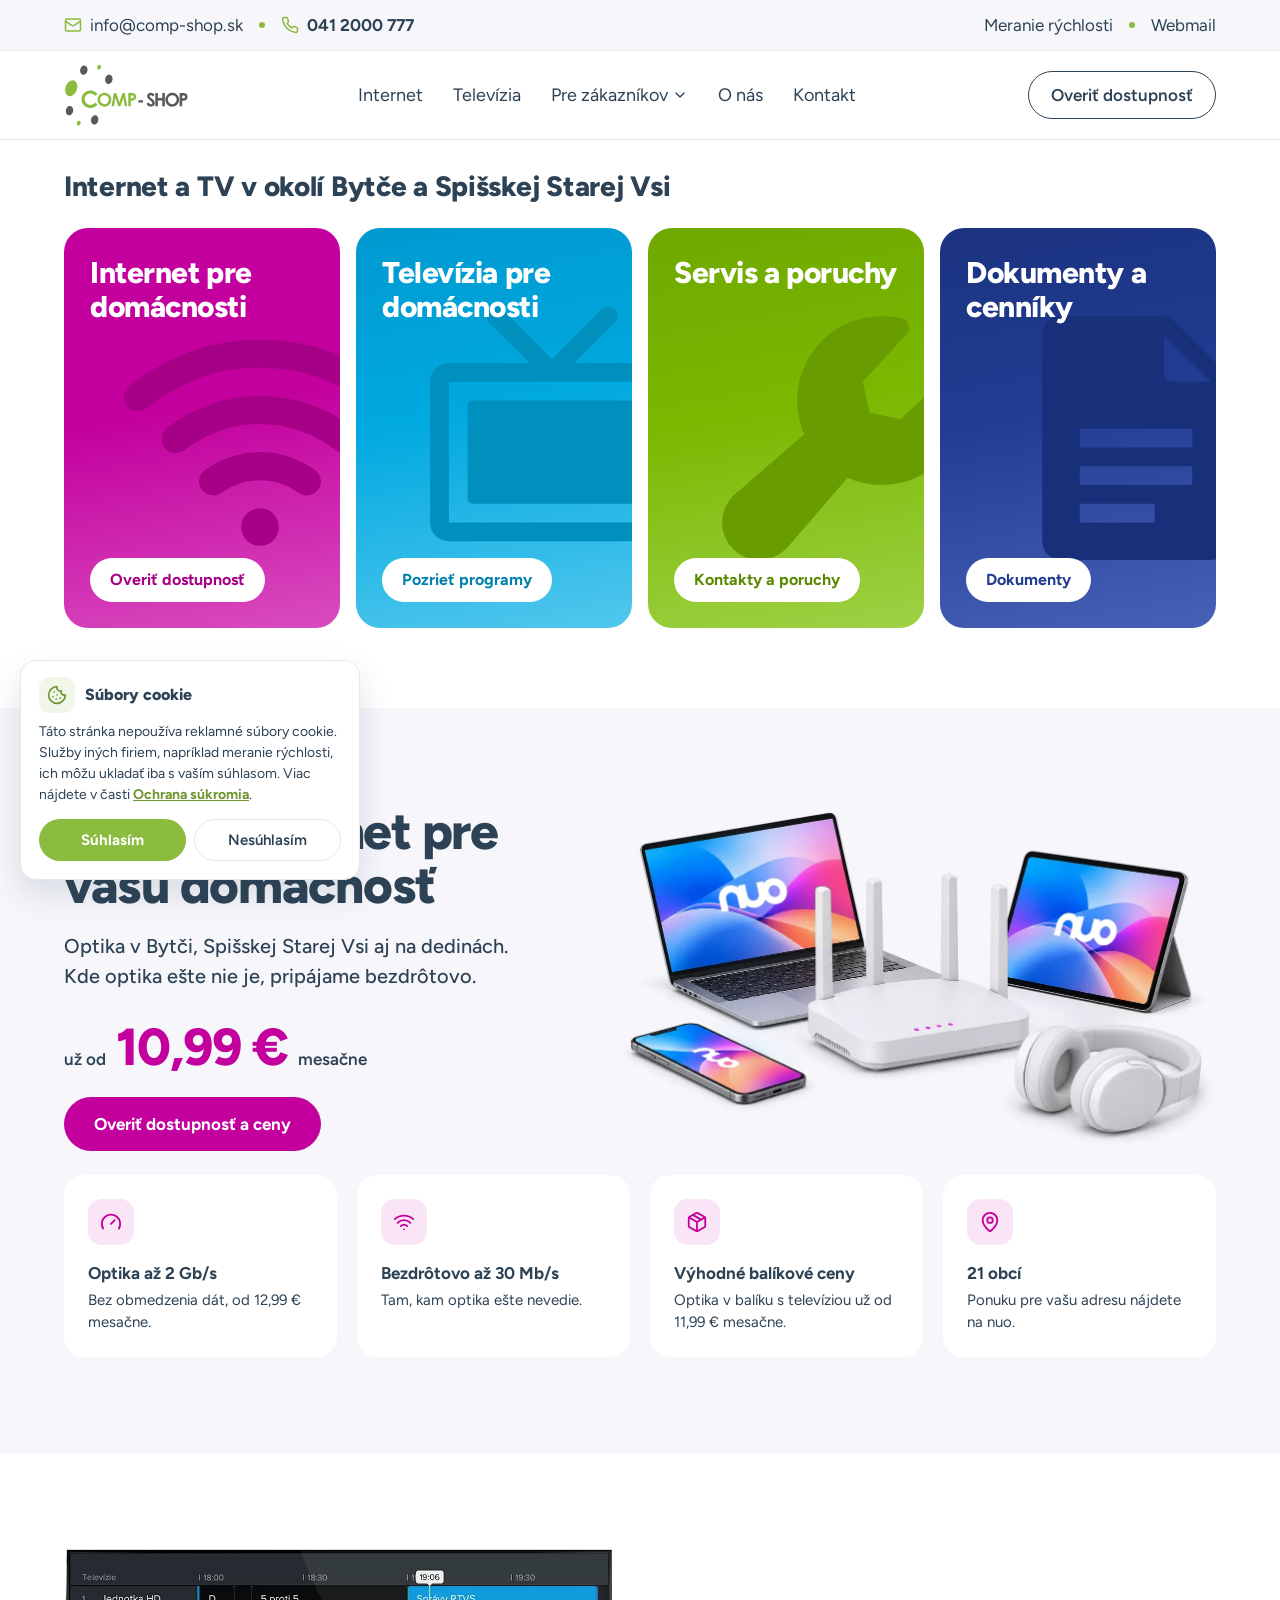
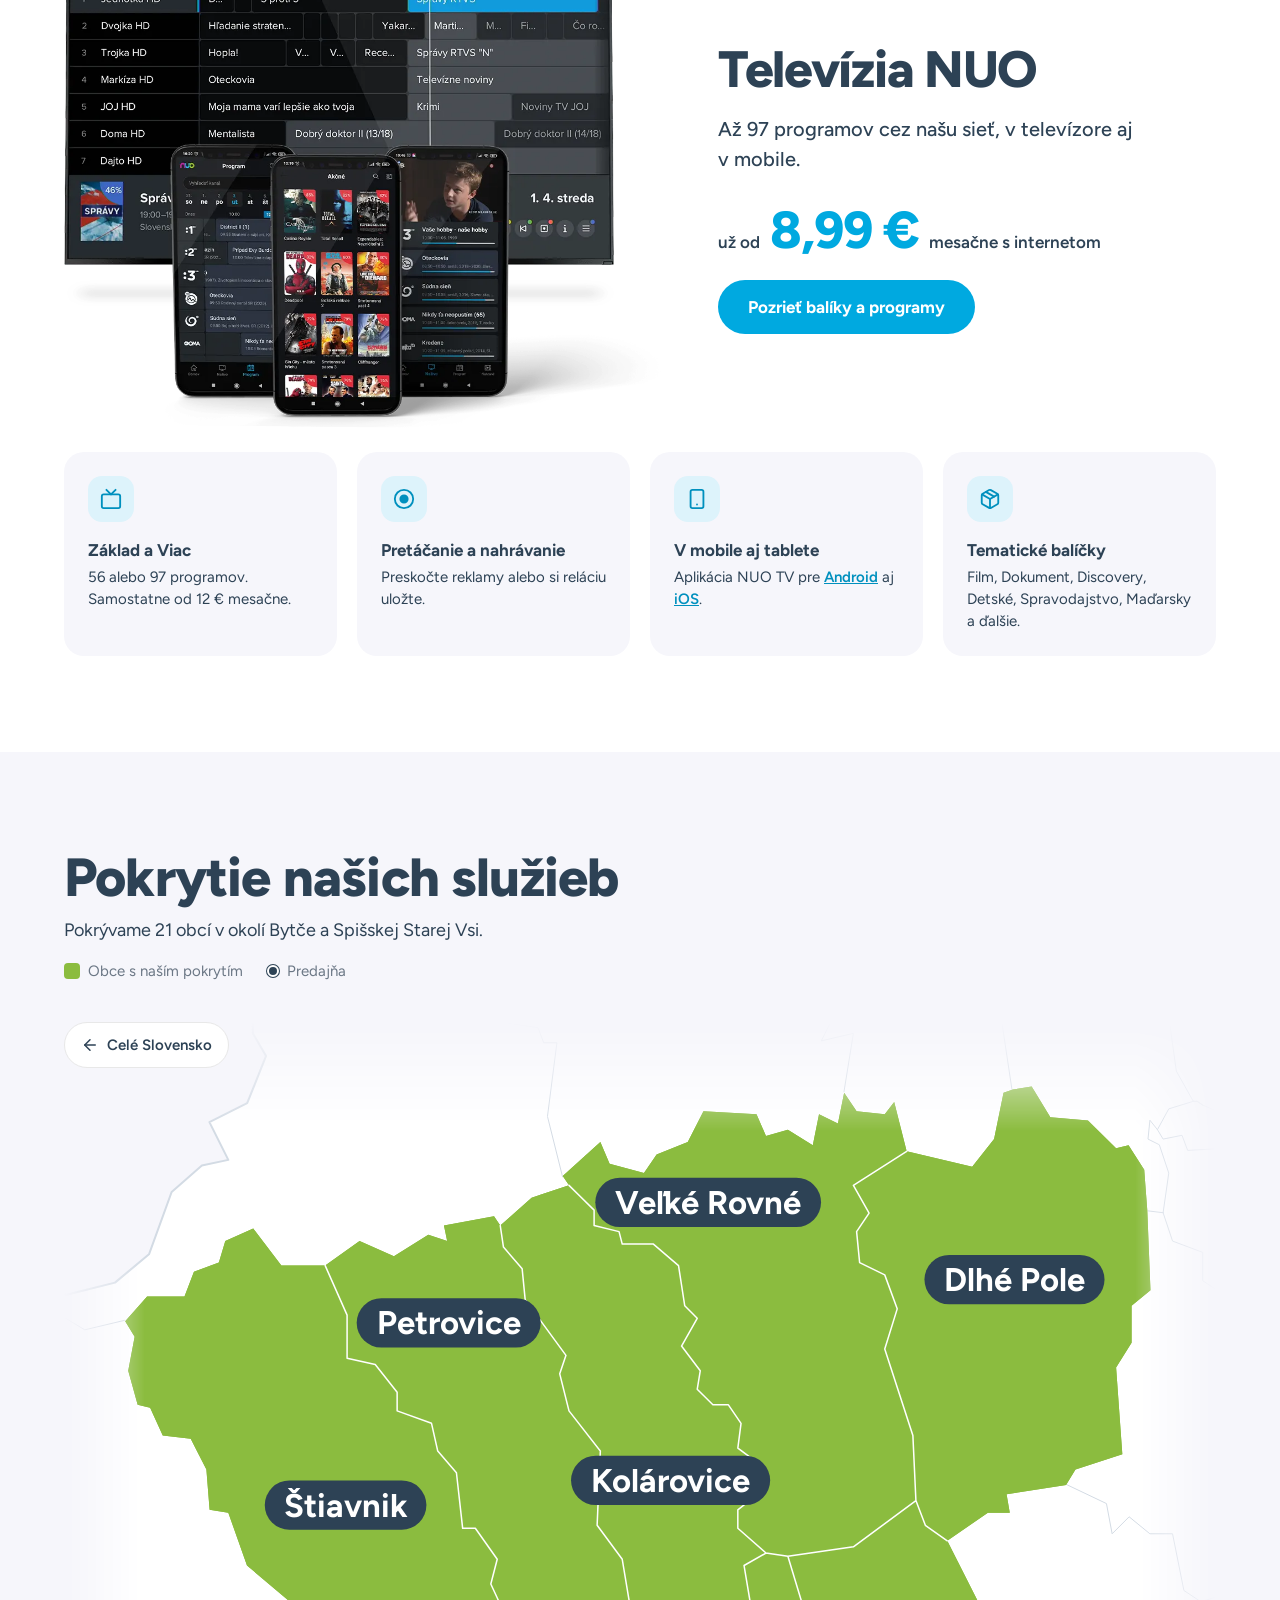
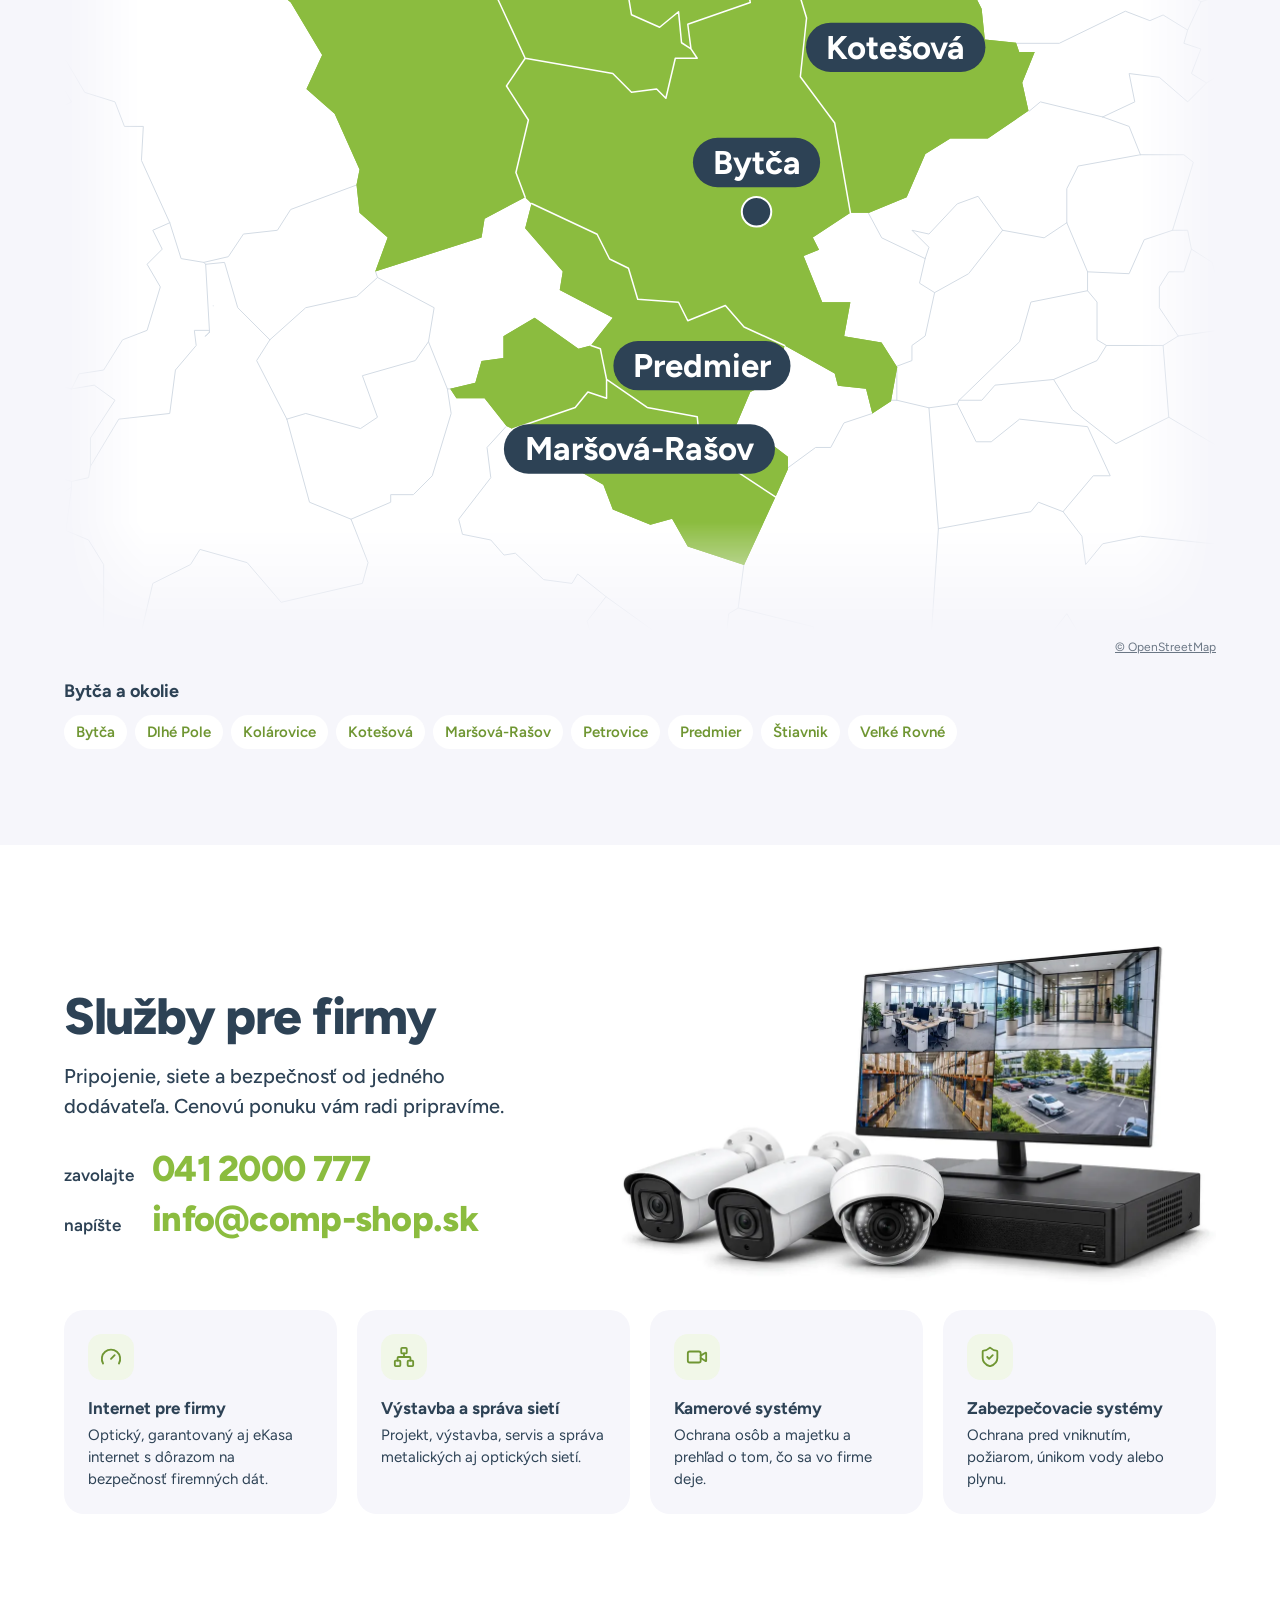
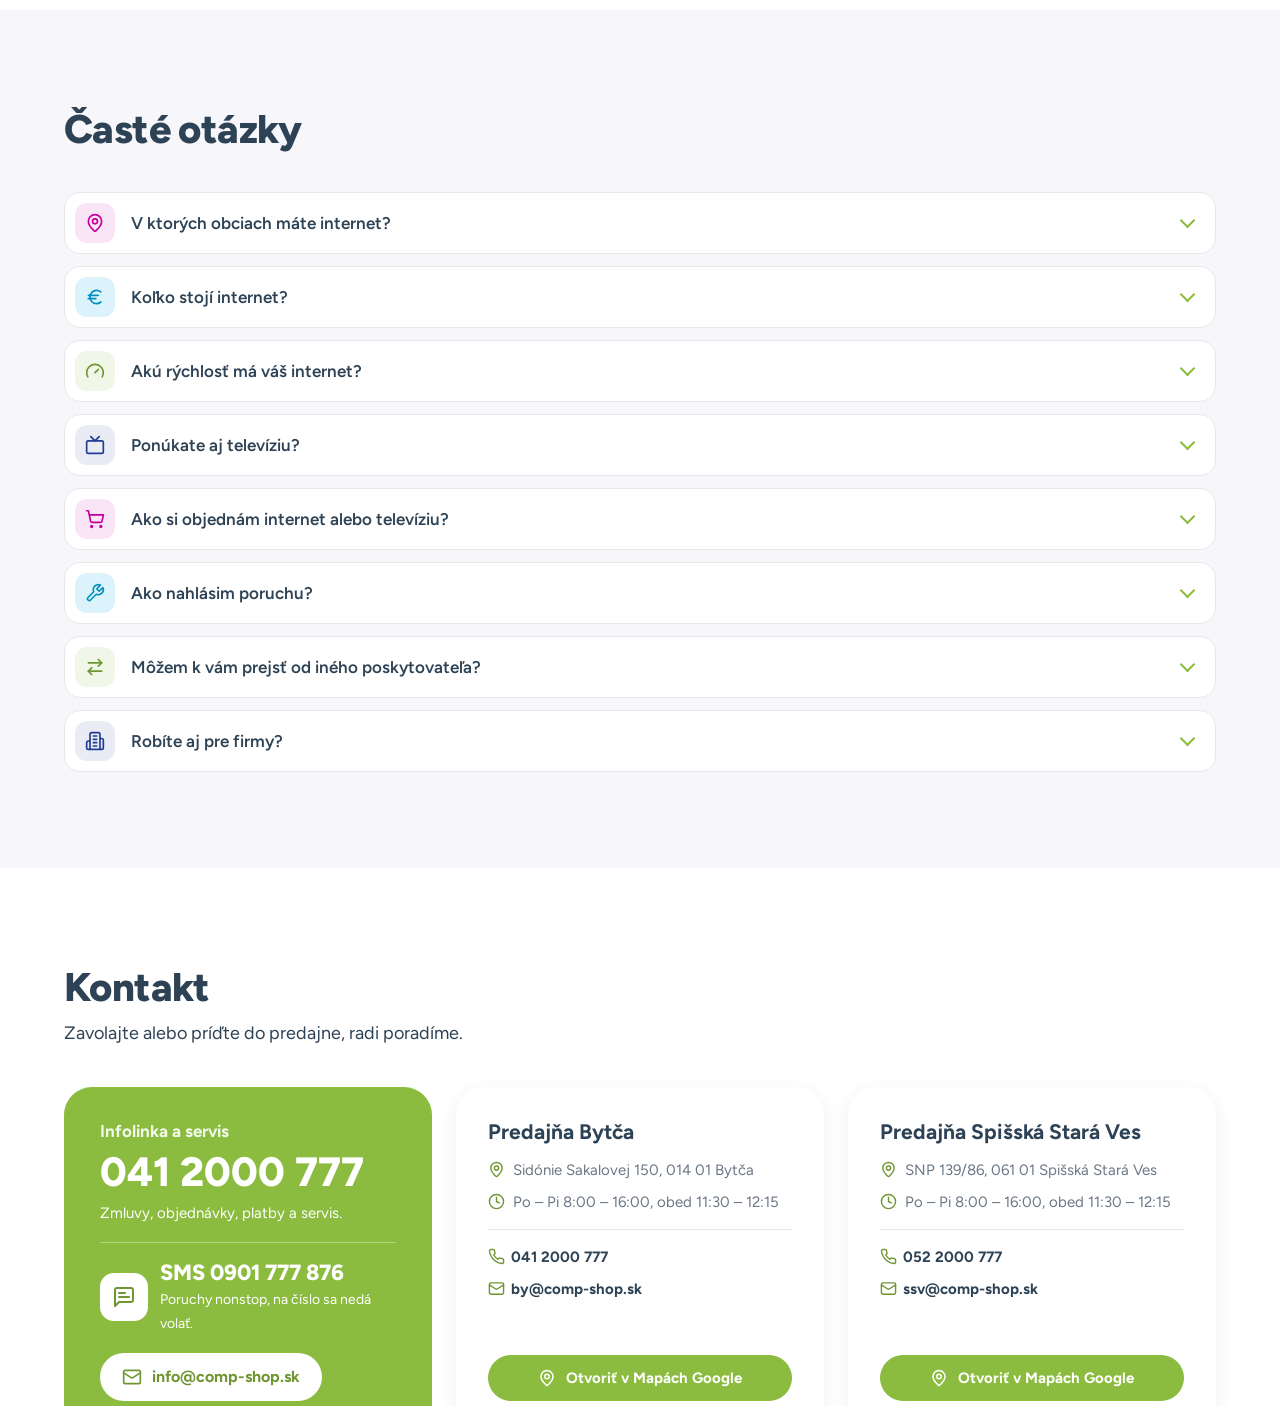
<file: index.html>
<!DOCTYPE html>
<html lang="sk">
<head>
    <meta charset="UTF-8">
    <meta name="robots" content="noindex, nofollow">
    <meta name="viewport" content="width=device-width, initial-scale=1.0">
    <title>Optický internet a TV Bytča, Spišská Stará Ves – COMP-SHOP</title>
    <meta name="description" content="Optický a bezdrôtový internet a televízia NUO v 21 obciach v okolí Bytče a Spišskej Starej Vsi. Internet od 10,99 € mesačne, optika až 2 Gb/s.">
        <link rel="canonical" href="https://comp-shop.sk/">
    <meta property="og:url" content="https://mrsamiq.github.io/compshop-navrh/">
        <meta property="og:type" content="website">
    <meta property="og:locale" content="sk_SK">
    <meta property="og:site_name" content="COMP-SHOP">
    <meta property="og:title" content="Optický internet a TV Bytča, Spišská Stará Ves – COMP-SHOP">
    <meta property="og:description" content="Optický a bezdrôtový internet a televízia NUO v 21 obciach v okolí Bytče a Spišskej Starej Vsi. Internet od 10,99 € mesačne, optika až 2 Gb/s.">
    <meta property="og:image" content="https://mrsamiq.github.io/compshop-navrh/img/nahlad.jpg">
    <meta property="og:image:width" content="1200">
    <meta property="og:image:height" content="630">
    <meta name="twitter:card" content="summary_large_image">
    <link rel="icon" href="img/favicon.png" sizes="32x32" type="image/png">
    <link rel="icon" href="img/favicon-96.png" sizes="96x96" type="image/png">
    <link rel="apple-touch-icon" href="img/apple-touch-icon.png">
    <link rel="preload" href="fonts/figtree-latin.woff2" as="font" type="font/woff2" crossorigin>
    <link rel="preload" href="fonts/figtree-latin-ext.woff2" as="font" type="font/woff2" crossorigin>
    <link rel="stylesheet" href="css/style.css?v=f53845aa">
        <script type="application/ld+json">{"@context":"https://schema.org","@graph":[{"@type":"Organization","@id":"https://comp-shop.sk/#firma","name":"COMP-SHOP","legalName":"COMP-SHOP, s.r.o.","description":"Regionálny poskytovateľ optického a bezdrôtového internetu a televízie NUO pre domácnosti a firmy v okolí Bytče a Spišskej Starej Vsi. Firmám staviame siete, kamerové a zabezpečovacie systémy.","url":"https://comp-shop.sk/","logo":"https://comp-shop.sk/img/apple-touch-icon.png","image":"https://comp-shop.sk/img/nahlad.jpg","telephone":"+421412000777","email":"info@comp-shop.sk","foundingDate":"2007","identifier":{"@type":"PropertyValue","propertyID":"IČO","value":"36800015"},"taxID":"2022404890","vatID":"SK2022404890","address":{"@type":"PostalAddress","streetAddress":"Sidónie Sakalovej 150","postalCode":"014 01","addressLocality":"Bytča","addressCountry":"SK"},"contactPoint":[{"@type":"ContactPoint","contactType":"customer service","telephone":"+421412000777","email":"info@comp-shop.sk","availableLanguage":"sk"},{"@type":"ContactPoint","contactType":"technical support","telephone":"+421901777876","description":"Poruchy cez SMS nonstop, na číslo sa nedá volať.","availableLanguage":"sk"}],"department":[{"@id":"https://comp-shop.sk/#bytca"},{"@id":"https://comp-shop.sk/#spisska-stara-ves"}],"areaServed":[{"@type":"Place","name":"Bytča"},{"@type":"Place","name":"Dlhé Pole"},{"@type":"Place","name":"Kolárovice"},{"@type":"Place","name":"Kotešová"},{"@type":"Place","name":"Maršová-Rašov"},{"@type":"Place","name":"Petrovice"},{"@type":"Place","name":"Predmier"},{"@type":"Place","name":"Štiavnik"},{"@type":"Place","name":"Veľké Rovné"},{"@type":"Place","name":"Červený Kláštor"},{"@type":"Place","name":"Havka"},{"@type":"Place","name":"Jezersko"},{"@type":"Place","name":"Lechnica"},{"@type":"Place","name":"Majere"},{"@type":"Place","name":"Malá Franková"},{"@type":"Place","name":"Matiašovce"},{"@type":"Place","name":"Reľov"},{"@type":"Place","name":"Spišská Stará Ves"},{"@type":"Place","name":"Spišské Hanušovce"},{"@type":"Place","name":"Veľká Franková"},{"@type":"Place","name":"Zálesie"}],"knowsAbout":["optický internet","bezdrôtový internet","internetová televízia","výstavba a správa sietí","kamerové systémy","zabezpečovacie systémy"]},{"@type":"WebSite","@id":"https://comp-shop.sk/#web","url":"https://comp-shop.sk/","name":"COMP-SHOP","inLanguage":"sk","publisher":{"@id":"https://comp-shop.sk/#firma"}},{"@type":"FAQPage","mainEntity":[{"@type":"Question","name":"V ktorých obciach máte internet?","acceptedAnswer":{"@type":"Answer","text":"Internet máme v 21 obciach. Bytča a okolie: Bytča, Dlhé Pole, Kolárovice, Kotešová, Maršová-Rašov, Petrovice, Predmier, Štiavnik, Veľké Rovné. Spišská Stará Ves a okolie: Červený Kláštor, Havka, Jezersko, Lechnica, Majere, Malá Franková, Matiašovce, Reľov, Spišská Stará Ves, Spišské Hanušovce, Veľká Franková, Zálesie. Dostupnosť pre vašu adresu overíte na nuo.sk."}},{"@type":"Question","name":"Koľko stojí internet?","acceptedAnswer":{"@type":"Answer","text":"Internet stojí od 10,99 € mesačne, optický od 12,99 € mesačne. V balíku s televíziou je optika od 11,99 € mesačne. Presnú ponuku pre vašu adresu nájdete na nuo.sk."}},{"@type":"Question","name":"Akú rýchlosť má váš internet?","acceptedAnswer":{"@type":"Answer","text":"Optický internet má až 2 Gb/s a je bez obmedzenia dát. Kde optika ešte nie je, pripájame bezdrôtovo rýchlosťou až 30 Mb/s."}},{"@type":"Question","name":"Ponúkate aj televíziu?","acceptedAnswer":{"@type":"Answer","text":"Áno, televíziu NUO cez našu sieť, až 97 programov. S internetom stojí od 8,99 € mesačne, samostatne od 12 € mesačne. Pozerať ju môžete aj v mobile a tablete v aplikácii NUO TV."}},{"@type":"Question","name":"Ako si objednám internet alebo televíziu?","acceptedAnswer":{"@type":"Answer","text":"Na nuo.sk zadáte svoju adresu, vyberiete si program a objednávku odošlete. Objednať si môžete aj na infolinke 041 2000 777 alebo v predajni v Bytči a v Spišskej Starej Vsi."}},{"@type":"Question","name":"Ako nahlásim poruchu?","acceptedAnswer":{"@type":"Answer","text":"Pošlite SMS na 0901 777 876, poruchy prijímame nonstop. Na toto číslo sa nedá volať. Pomôžeme aj na infolinke 041 2000 777 alebo na info@comp-shop.sk."}},{"@type":"Question","name":"Môžem k vám prejsť od iného poskytovateľa?","acceptedAnswer":{"@type":"Answer","text":"Áno. Ako postupovať pri zmene poskytovateľa internetu, nájdete na stránke Prenos internetu."}},{"@type":"Question","name":"Robíte aj pre firmy?","acceptedAnswer":{"@type":"Answer","text":"Áno. Firmám dodávame optický, garantovaný aj eKasa internet, staviame a spravujeme siete, kamerové a zabezpečovacie systémy. Zavolajte na 041 2000 777 alebo napíšte na info@comp-shop.sk."}}]},{"@type":"LocalBusiness","@id":"https://comp-shop.sk/#bytca","name":"COMP-SHOP – Predajňa Bytča","url":"https://comp-shop.sk/kontakt/","image":"https://comp-shop.sk/img/nahlad.jpg","telephone":"+421412000777","email":"by@comp-shop.sk","address":{"@type":"PostalAddress","streetAddress":"Sidónie Sakalovej 150","postalCode":"014 01","addressLocality":"Bytča","addressCountry":"SK"},"openingHoursSpecification":[{"@type":"OpeningHoursSpecification","dayOfWeek":["Monday","Tuesday","Wednesday","Thursday","Friday"],"opens":"08:00","closes":"11:30"},{"@type":"OpeningHoursSpecification","dayOfWeek":["Monday","Tuesday","Wednesday","Thursday","Friday"],"opens":"12:15","closes":"16:00"}],"hasMap":"https://www.google.com/maps/search/?api=1\u0026query=Sid%C3%B3nie+Sakalovej+150%2C+014+01+Byt%C4%8Da","areaServed":[{"@type":"Place","name":"Bytča"},{"@type":"Place","name":"Dlhé Pole"},{"@type":"Place","name":"Kolárovice"},{"@type":"Place","name":"Kotešová"},{"@type":"Place","name":"Maršová-Rašov"},{"@type":"Place","name":"Petrovice"},{"@type":"Place","name":"Predmier"},{"@type":"Place","name":"Štiavnik"},{"@type":"Place","name":"Veľké Rovné"}],"parentOrganization":{"@id":"https://comp-shop.sk/#firma"}},{"@type":"LocalBusiness","@id":"https://comp-shop.sk/#spisska-stara-ves","name":"COMP-SHOP – Predajňa Spišská Stará Ves","url":"https://comp-shop.sk/kontakt/","image":"https://comp-shop.sk/img/nahlad.jpg","telephone":"+421522000777","email":"ssv@comp-shop.sk","address":{"@type":"PostalAddress","streetAddress":"SNP 139/86","postalCode":"061 01","addressLocality":"Spišská Stará Ves","addressCountry":"SK"},"openingHoursSpecification":[{"@type":"OpeningHoursSpecification","dayOfWeek":["Monday","Tuesday","Wednesday","Thursday","Friday"],"opens":"08:00","closes":"11:30"},{"@type":"OpeningHoursSpecification","dayOfWeek":["Monday","Tuesday","Wednesday","Thursday","Friday"],"opens":"12:15","closes":"16:00"}],"hasMap":"https://www.google.com/maps/search/?api=1\u0026query=SNP+139%2F86%2C+061+01+Spi%C5%A1sk%C3%A1+Star%C3%A1+Ves","areaServed":[{"@type":"Place","name":"Červený Kláštor"},{"@type":"Place","name":"Havka"},{"@type":"Place","name":"Jezersko"},{"@type":"Place","name":"Lechnica"},{"@type":"Place","name":"Majere"},{"@type":"Place","name":"Malá Franková"},{"@type":"Place","name":"Matiašovce"},{"@type":"Place","name":"Reľov"},{"@type":"Place","name":"Spišská Stará Ves"},{"@type":"Place","name":"Spišské Hanušovce"},{"@type":"Place","name":"Veľká Franková"},{"@type":"Place","name":"Zálesie"}],"parentOrganization":{"@id":"https://comp-shop.sk/#firma"}}]}</script>
    </head>
<body>
    <div class="horny-riadok">
        <div class="wrap">
            <a class="hr-mail" href="mailto:info@comp-shop.sk"><svg class="ikona" viewBox="0 0 24 24" aria-hidden="true"><rect width="20" height="16" x="2" y="4" rx="2"/><path d="m22 7-8.97 5.7a1.94 1.94 0 0 1-2.06 0L2 7"/></svg>info@comp-shop.sk</a>
            <a class="hr-callcentrum" href="tel:+421412000777"><svg class="ikona" viewBox="0 0 24 24" aria-hidden="true"><path d="M22 16.92v3a2 2 0 0 1-2.18 2 19.79 19.79 0 0 1-8.63-3.07 19.5 19.5 0 0 1-6-6 19.79 19.79 0 0 1-3.07-8.67A2 2 0 0 1 4.11 2h3a2 2 0 0 1 2 1.72 12.84 12.84 0 0 0 .7 2.81 2 2 0 0 1-.45 2.11L8.09 9.91a16 16 0 0 0 6 6l1.27-1.27a2 2 0 0 1 2.11-.45 12.84 12.84 0 0 0 2.81.7A2 2 0 0 1 22 16.92z"/></svg>041 2000 777</a>
            <a class="hr-vpravo" href="meranie-rychlosti/">Meranie rýchlosti</a>
            <a href="https://roundcube.hostcreators.sk/">Webmail</a>
        </div>
    </div>

    <header class="hlavicka">
        <div class="wrap">
            <a class="logo" href="./"><img src="img/compshop-logo.svg" alt="COMP-SHOP" width="124" height="62"></a>
            <nav class="menu" id="menu" aria-label="Hlavné menu">
                <a href="#internet">Internet</a>
                <a href="#televizia">Televízia</a>
                <div class="menu-skupina">
                    <button class="menu-rozbal" type="button" aria-expanded="false" aria-controls="menu-zakaznici">Pre zákazníkov<svg class="ikona" viewBox="0 0 24 24" aria-hidden="true"><path d="m6 9 6 6 6-6"/></svg></button>
                    <div class="podmenu" id="menu-zakaznici">
                        <a href="dokumenty/">Dokumenty na stiahnutie</a>
                        <a href="cennik-2025/">Cenník služieb</a>
                        <a href="https://www.nuo.sk/comp-shop/prenos-internetu-compshop">Prenos internetu</a>
                        <a href="meranie-rychlosti/">Meranie rýchlosti</a>
                        <a href="https://roundcube.hostcreators.sk/">Webmail</a>
                    </div>
                </div>
                <a href="o-nas/">O nás</a>
                <a href="kontakt/">Kontakt</a>
                <a class="btn btn-zelene" href="https://www.nuo.sk/comp-shop#filter">Overiť dostupnosť</a>
            </nav>
            <button class="menu-tlacidlo" type="button" aria-label="Menu" aria-controls="menu" aria-expanded="false"><svg class="menu-had" viewBox="0 0 100 100" aria-hidden="true"><path class="menu-had-hore" d="m 30,33 h 40 c 3.722839,0 7.5,3.126468 7.5,8.578427 0,5.451959 -2.727029,8.421573 -7.5,8.421573 h -20"/><path class="menu-had-stred" d="m 30,50 h 40"/><path class="menu-had-dole" d="m 70,67 h -40 c 0,0 -7.5,-0.802118 -7.5,-8.365747 0,-7.563629 7.5,-8.634253 7.5,-8.634253 h 20"/></svg></button>
        </div>
    </header>

    <main>
        <section class="hero">
            <div class="wrap">
                <div class="hero-riadok">
                    <h1>Internet a TV v&nbsp;okolí Bytče a&nbsp;Spišskej&nbsp;Starej&nbsp;Vsi</h1>
                </div>
                <div class="dlazdice">
                                        <a class="dlazdica dlazdica-internet" href="https://www.nuo.sk/comp-shop#filter">
                        <span class="dlazdica-nazov">Internet pre domácnosti</span>
                        <svg class="dlazdica-ikona" viewBox="0 0 1024 1024" aria-hidden="true"><path d="M576 816Q576 843 557.5 861.5L557.5 861.5Q539 880 512 880Q485 880 466.5 861.5L466.5 861.5Q448 843 448 816Q448 789 466.5 770.5L466.5 770.5Q485 752 512 752L512 752Q539 752 557.5 770.5L557.5 770.5Q576 789 576 816L576 816ZM958 336Q913 298 862 269Q810 239 753.5 218.5L753.5 218.5Q697 198 637 187Q576 176 512 176Q448 176 387 187Q327 198 270 218.5L270 218.5Q213 239 162 269Q110 299 64 337L66 336Q58 342 53 352L53 352Q48 362 48 373Q48 393 62 407L62 407Q76 421 96 421Q105 421 112.5 418L112.5 418Q120 415 127 410L126 410Q165 378 210 352Q254 327 303 309L303 309Q352 291 404 281Q457 272 512 272Q567 272 620 281Q672 291 721 309L721 309Q770 327 814 352Q859 378 899 411L898 410Q904 415 911.5 418L911.5 418Q919 421 928 421Q948 421 962 407L962 407Q976 393 976 373Q976 362 971.5 352L971.5 352Q967 342 959 336L958 336L958 336ZM830 479Q797 453 761 432Q724 412 684 397.5L684 397.5Q644 383 600 376Q557 368 512 368Q467 368 424 376Q380 383 340 397.5L340 397.5Q300 412 263 433Q226 453 193 479L194 479Q186 485 181.5 494.5L181.5 494.5Q177 504 177 516Q177 536 191 550L191 550Q205 564 225 564Q233 564 240.5 561L240.5 561Q248 558 254 554L254 554Q306 512 372.5 488L372.5 488Q439 464 512 464Q585 464 651.5 488L651.5 488Q718 512 771 554L770 554Q776 558 783.5 561L783.5 561Q791 564 799 564Q819 564 833 550L833 550Q847 536 847 516Q847 504 842.5 494.5L842.5 494.5Q838 485 830 479L830 479L830 479ZM700 621Q661 593 613 576.5L613 576.5Q565 560 512 560Q459 560 411 576.5L411 576.5Q363 593 323 622L324 621Q315 628 309.5 638L309.5 638Q304 648 304 660Q304 680 318 694L318 694Q332 708 352 708Q360 708 367 705.5L367 705.5Q374 703 380 699L380 699Q408 679 441.5 667.5L441.5 667.5Q475 656 512 656Q549 656 583 667.5L583 667.5Q617 679 644 699L644 699Q650 703 657 705.5L657 705.5Q664 708 672 708Q692 708 706 694L706 694Q720 680 720 660Q720 648 714.5 638L714.5 638Q709 628 700 621L700 621L700 621Z"/></svg>
                        <span class="dlazdica-tlacidlo">Overiť dostupnosť</span>
                    </a>
                                        <a class="dlazdica dlazdica-televizia" href="https://www.nuo.sk/comp-shop#filter">
                        <span class="dlazdica-nazov">Televízia pre domácnosti</span>
                        <svg class="dlazdica-ikona" viewBox="0 0 1024 1024" aria-hidden="true"><path d="M864 256L589 256L727 119Q731 114 733.5 108.5L733.5 108.5Q736 103 736 96Q736 83 726.5 73.5L726.5 73.5Q717 64 704 64Q697 64 691.5 66.5L691.5 66.5Q686 69 681 73L681 73L512 243L343 73Q338 69 332.5 66.5L332.5 66.5Q327 64 320 64Q307 64 297.5 73.5L297.5 73.5Q288 83 288 96Q288 103 290.5 108.5L290.5 108.5Q293 114 297 119L297 119L435 256L160 256Q133 256 114.5 274.5L114.5 274.5Q96 293 96 320L96 320L96 800Q96 827 114.5 845.5L114.5 845.5Q133 864 160 864L160 864L864 864Q891 864 909.5 845.5L909.5 845.5Q928 827 928 800L928 800L928 320Q928 293 909.5 274.5L909.5 274.5Q891 256 864 256L864 256ZM864 800L160 800L160 320L864 320L864 800ZM800 400L800 720Q800 727 795.5 731.5L795.5 731.5Q791 736 784 736L784 736L240 736Q233 736 228.5 731.5L228.5 731.5Q224 727 224 720L224 720L224 400Q224 393 228.5 388.5L228.5 388.5Q233 384 240 384L240 384L784 384Q791 384 795.5 388.5L795.5 388.5Q800 393 800 400L800 400Z"/></svg>
                        <span class="dlazdica-tlacidlo">Pozrieť programy</span>
                    </a>
                                        <a class="dlazdica dlazdica-servis" href="kontakt/">
                        <span class="dlazdica-nazov">Servis a poruchy</span>
                        <svg class="dlazdica-ikona" viewBox="0 0 1024 1024" aria-hidden="true"><path d="M928 384Q928 384 928 384L928 384Q928 384 928 384Q928 444 905 496Q883 549 844 588L844 588Q805 627 752 650Q700 672 640 672Q609 672 579 665.5L579 665.5Q549 659 522 647L524 648L316 889Q316 889 315.5 889.5L315.5 889.5Q315 890 314 891Q297 908 273.5 918L273.5 918Q250 928 224 928Q171 928 133.5 890.5L133.5 890.5Q96 853 96 800Q96 774 106 750.5L106 750.5Q116 727 133 710L133 710Q134 709 134.5 708.5L134.5 708.5Q135 708 135 708L376 500Q365 474 358.5 445L358.5 445Q352 416 352 384Q352 325 375 272Q397 220 436 180.5L436 180.5Q475 141 528 119Q580 96 640 96Q659 96 677 98.5L677 98.5Q695 101 712 105L710 105Q721 107 727.5 115.5L727.5 115.5Q734 124 734 136Q734 142 732 147.5L732 147.5Q730 153 726 157L726 157L576 320L599 425L704 448L867 298Q871 294 876.5 291.5L876.5 291.5Q882 289 888 289Q900 289 908.5 296L908.5 296Q917 303 919 313L919 314Q923 329 925.5 347L925.5 347Q928 365 928 384Q928 384 928 384L928 384Q928 384 928 384L928 384L928 384Z"/></svg>
                        <span class="dlazdica-tlacidlo">Kontakty a poruchy</span>
                    </a>
                                        <a class="dlazdica dlazdica-dokumenty" href="dokumenty/">
                        <span class="dlazdica-nazov">Dokumenty a cenníky</span>
                        <svg class="dlazdica-ikona" viewBox="0 0 1024 1024" aria-hidden="true"><path fill-rule="evenodd" d="M256 96H600Q626 96 645 115L813 283Q832 302 832 328V864Q832 891 813.5 909.5Q795 928 768 928H256Q229 928 210.5 909.5Q192 891 192 864V160Q192 133 210.5 114.5Q229 96 256 96ZM608 160V288Q608 320 640 320H768ZM320 480V544H704V480ZM320 608V672H704V608ZM320 736V800H576V736Z"/></svg>
                        <span class="dlazdica-tlacidlo">Dokumenty</span>
                    </a>
                                    </div>
            </div>
        </section>

        <section class="sekcia sekcia-siva" id="internet">
            <div class="wrap dvojica">
                <div class="dvojica-text">
                    <h2>Rýchly internet pre vašu domácnosť</h2>
                    <p class="uvod">Optika v&nbsp;Bytči, Spišskej Starej Vsi aj na dedinách. Kde optika ešte nie je, pripájame bezdrôtovo.</p>
                    <p class="od-cena"><span class="od-cena-uz">už od</span><span class="od-cena-suma">10,99 €</span><span class="od-cena-za">mesačne</span></p>
                    <a class="btn btn-ruzove" href="https://www.nuo.sk/comp-shop#filter">Overiť dostupnosť a ceny</a>
                </div>
                <div class="dvojica-obrazok">
                    <img src="img/internet-domacnost.webp" alt="Wi-Fi router, notebook, tablet, mobil a slúchadlá" width="1200" height="685" loading="lazy">
                </div>
                <ul class="vyhody">
                    <li><span class="vyhoda-ikona"><svg class="ikona" viewBox="0 0 24 24" aria-hidden="true"><path d="m12 14 4-4"/><path d="M3.34 19a10 10 0 1 1 17.32 0"/></svg></span><strong>Optika až 2 Gb/s</strong>Bez obmedzenia dát, od 12,99 € mesačne.</li>
                    <li><span class="vyhoda-ikona"><svg class="ikona" viewBox="0 0 24 24" aria-hidden="true"><path d="M12 20h.01"/><path d="M2 8.82a15 15 0 0 1 20 0"/><path d="M5 12.859a10 10 0 0 1 14 0"/><path d="M8.5 16.429a5 5 0 0 1 7 0"/></svg></span><strong>Bezdrôtovo až 30 Mb/s</strong>Tam, kam optika ešte nevedie.</li>
                    <li><span class="vyhoda-ikona"><svg class="ikona" viewBox="0 0 24 24" aria-hidden="true"><path d="M11 21.73a2 2 0 0 0 2 0l7-4A2 2 0 0 0 21 16V8a2 2 0 0 0-1-1.73l-7-4a2 2 0 0 0-2 0l-7 4A2 2 0 0 0 3 8v8a2 2 0 0 0 1 1.73z"/><path d="M12 22V12"/><polyline points="3.29 7 12 12 20.71 7"/><path d="m7.5 4.27 9 5.15"/></svg></span><strong>Výhodné balíkové ceny</strong>Optika v balíku s televíziou už od 11,99 € mesačne.</li>
                    <li><span class="vyhoda-ikona"><svg class="ikona" viewBox="0 0 24 24" aria-hidden="true"><path d="M20 10c0 4.993-5.539 10.193-7.399 11.799a1 1 0 0 1-1.202 0C9.539 20.193 4 14.993 4 10a8 8 0 0 1 16 0"/><circle cx="12" cy="10" r="3"/></svg></span><strong>21 obcí</strong>Ponuku pre vašu adresu nájdete na nuo.</li>
                </ul>
            </div>
        </section>

        <section class="sekcia" id="televizia">
            <div class="wrap dvojica dvojica-obratena">
                <div class="dvojica-obrazok">
                    <img src="img/televizia-cez-internet.webp" alt="Televízia v televízore aj v mobile" width="1081" height="867" loading="lazy">
                </div>
                <div class="dvojica-text">
                    <h2>Televízia NUO</h2>
                    <p class="uvod">Až 97 programov cez našu sieť, v&nbsp;televízore aj v&nbsp;mobile.</p>
                    <p class="od-cena"><span class="od-cena-uz">už od</span><span class="od-cena-suma">8,99 €</span><span class="od-cena-za">mesačne s internetom</span></p>
                    <a class="btn btn-modre" href="https://www.nuo.sk/comp-shop#filter">Pozrieť balíky a programy</a>
                </div>
                <ul class="vyhody">
                    <li><span class="vyhoda-ikona"><svg class="ikona" viewBox="0 0 24 24" aria-hidden="true"><rect width="20" height="15" x="2" y="7" rx="2" ry="2"/><polyline points="17 2 12 7 7 2"/></svg></span><strong>Základ a Viac</strong>56 alebo 97 programov. Samostatne od 12 € mesačne.</li>
                    <li><span class="vyhoda-ikona"><svg class="ikona" viewBox="0 0 24 24" aria-hidden="true"><circle cx="12" cy="12" r="10"/><circle cx="12" cy="12" r="4" fill="currentColor"/></svg></span><strong>Pretáčanie a nahrávanie</strong>Preskočte reklamy alebo si reláciu uložte.</li>
                    <li><span class="vyhoda-ikona"><svg class="ikona" viewBox="0 0 24 24" aria-hidden="true"><rect width="14" height="20" x="5" y="2" rx="2" ry="2"/><path d="M12 18h.01"/></svg></span><strong>V mobile aj tablete</strong><span>Aplikácia NUO TV pre <a href="https://play.google.com/store/apps/details?id=tv.fournetwork.android.nuo&amp;hl=sk">Android</a> aj <a href="https://apps.apple.com/sk/app/nuo-tv/id1350941114?l=sk">iOS</a>.</span></li>
                    <li><span class="vyhoda-ikona"><svg class="ikona" viewBox="0 0 24 24" aria-hidden="true"><path d="M11 21.73a2 2 0 0 0 2 0l7-4A2 2 0 0 0 21 16V8a2 2 0 0 0-1-1.73l-7-4a2 2 0 0 0-2 0l-7 4A2 2 0 0 0 3 8v8a2 2 0 0 0 1 1.73z"/><path d="M12 22V12"/><polyline points="3.29 7 12 12 20.71 7"/><path d="m7.5 4.27 9 5.15"/></svg></span><strong>Tematické balíčky</strong>Film, Dokument, Discovery, Detské, Spravodajstvo, Maďarsky a ďalšie.</li>
                </ul>
            </div>
        </section>

        <section class="sekcia sekcia-siva" id="pokrytie">
            <div class="wrap">
                <div class="sekcia-hlava">
                    <h2>Pokrytie našich služieb</h2>
                    <p>Pokrývame 21 obcí v&nbsp;okolí Bytče a&nbsp;Spišskej Starej Vsi.</p>
                    <ul class="legenda">
                        <li><span class="legenda-obec"></span>Obce s naším pokrytím</li>
                        <li><span class="legenda-kancelaria"></span>Predajňa</li>
                    </ul>
                </div>
                <div class="pokrytie-prepinac">
                                        <button type="button" data-oblast="bytca" aria-pressed="false">Bytča</button>
                                        <button type="button" data-oblast="spisska-stara-ves" aria-pressed="false">Spišská Stará Ves</button>
                                    </div>
                <div class="pokrytie-mapa">
                    <button class="mapa-spat" type="button" hidden><svg class="ikona" viewBox="0 0 24 24" aria-hidden="true"><path d="M5 12h14"/><path d="m12 5 7 7-7 7"/></svg>Celé Slovensko</button>
<svg class="mapa" viewBox="0 0 1101 631" role="img" aria-label="Mapa Slovenska s obcami, kde pripájame, v okolí Bytče a Spišskej Starej Vsi"><defs><path id="mapa-obrys" vector-effect="non-scaling-stroke" d="M816.5 140.0 L816.2 138.5 L814.5 137.5 L813.5 135.8 L811.8 135.2 L811.8 134.0 L811.0 133.2 L806.0 130.8 L805.0 131.2 L804.0 134.2 L800.5 132.8 L798.2 134.0 L797.0 133.8 L795.2 135.0 L793.2 135.0 L792.0 135.8 L793.2 140.0 L795.8 140.5 L795.5 142.0 L802.2 147.2 L800.5 150.2 L798.0 150.5 L797.5 151.8 L795.8 150.2 L793.2 151.2 L792.5 150.0 L790.0 151.2 L786.5 155.2 L785.5 155.0 L784.8 156.8 L785.0 158.8 L783.0 159.0 L781.5 160.2 L781.2 162.0 L782.5 164.8 L781.2 166.0 L778.0 165.2 L774.8 167.5 L773.2 167.5 L772.5 168.5 L770.0 169.0 L770.0 168.0 L767.8 166.5 L767.5 164.8 L766.2 163.8 L767.0 163.0 L766.8 161.8 L764.5 161.2 L763.2 161.8 L763.2 162.8 L761.2 162.5 L762.2 162.0 L762.5 159.0 L760.5 157.0 L759.5 155.0 L757.5 155.0 L756.8 156.5 L755.0 157.5 L754.5 158.8 L752.2 158.8 L750.0 155.0 L749.0 155.0 L747.5 156.5 L747.0 156.2 L748.0 155.0 L748.2 153.2 L747.5 152.0 L748.5 152.0 L748.5 153.8 L749.2 153.8 L749.8 153.2 L749.5 151.8 L747.8 150.8 L744.5 151.5 L744.2 150.5 L745.8 148.8 L745.2 147.8 L743.8 147.5 L741.5 148.8 L740.0 147.8 L740.8 145.0 L739.0 144.2 L738.2 142.8 L740.2 141.5 L740.2 140.5 L737.2 139.8 L738.0 137.2 L737.0 136.2 L734.5 136.8 L734.0 135.5 L731.0 135.8 L728.2 135.2 L726.2 137.2 L725.0 137.5 L724.2 138.8 L723.2 139.0 L723.2 139.8 L719.2 140.5 L718.8 138.8 L716.0 138.0 L715.8 136.2 L714.2 136.0 L713.5 137.0 L714.0 140.2 L712.5 140.2 L711.5 144.2 L710.5 145.2 L709.5 144.8 L708.2 145.0 L707.2 147.2 L705.8 146.5 L704.0 146.8 L702.2 144.8 L700.0 144.5 L697.2 142.8 L695.5 142.5 L694.5 139.8 L690.0 138.0 L688.8 136.5 L684.5 136.8 L683.8 136.2 L683.8 137.0 L684.5 137.2 L683.8 137.5 L682.5 136.8 L682.5 136.0 L681.0 136.0 L680.8 139.0 L682.0 139.0 L681.8 141.5 L681.0 141.5 L680.8 140.0 L678.2 139.2 L678.0 142.0 L674.2 143.5 L672.5 143.2 L672.5 140.5 L671.2 138.5 L670.0 139.0 L670.0 140.5 L669.0 141.2 L668.0 141.2 L666.8 140.2 L661.5 140.2 L660.5 144.0 L663.0 143.8 L661.2 146.8 L662.2 150.2 L661.8 154.2 L660.2 156.2 L659.2 156.2 L656.5 154.0 L652.5 154.0 L652.0 155.5 L649.2 154.8 L649.2 154.0 L648.8 154.5 L647.0 154.2 L647.0 154.8 L645.2 155.5 L644.8 154.5 L643.2 154.0 L642.0 154.8 L641.8 156.0 L638.0 157.0 L637.8 159.0 L636.8 160.5 L634.2 160.5 L633.8 162.5 L635.0 164.5 L632.2 166.8 L631.2 163.2 L630.8 162.8 L629.8 163.0 L629.5 164.8 L628.8 165.0 L628.2 166.5 L627.8 166.2 L628.0 167.2 L627.5 168.5 L627.0 168.5 L627.2 170.2 L626.5 171.5 L626.8 173.0 L626.0 176.2 L624.5 177.2 L623.8 179.2 L621.8 181.0 L621.8 184.0 L621.0 185.2 L621.8 189.2 L620.8 189.8 L619.0 194.0 L619.0 201.0 L617.2 201.2 L616.2 200.8 L614.5 198.8 L612.0 198.0 L611.0 196.0 L607.2 195.0 L606.0 192.8 L605.0 192.2 L605.5 190.0 L602.5 188.8 L600.5 186.8 L598.5 187.2 L593.8 186.0 L592.8 186.2 L591.8 185.5 L589.0 185.5 L588.5 186.2 L586.0 187.0 L586.5 189.5 L585.8 191.8 L583.5 192.8 L582.5 194.2 L581.8 194.2 L580.0 195.8 L580.0 196.5 L576.8 196.2 L575.0 197.0 L572.8 194.8 L571.0 195.5 L570.5 194.5 L568.8 193.8 L566.8 195.8 L564.5 195.5 L564.0 194.0 L561.8 193.8 L560.8 193.0 L560.2 191.0 L561.8 189.5 L562.2 187.5 L561.8 185.5 L562.2 185.8 L564.0 183.0 L565.0 183.0 L566.0 180.8 L565.8 178.8 L566.2 178.5 L566.2 177.0 L568.2 176.2 L568.8 175.2 L571.8 174.8 L571.8 173.5 L569.5 169.2 L566.8 169.2 L566.2 168.2 L568.8 162.0 L568.2 159.8 L567.5 159.0 L567.2 156.2 L566.8 156.2 L567.0 154.8 L568.2 153.8 L568.0 151.2 L568.5 150.0 L566.2 146.8 L565.8 137.8 L561.5 137.2 L557.0 139.2 L556.5 141.0 L554.5 143.5 L553.0 144.2 L552.5 143.0 L551.8 143.0 L551.0 141.8 L549.8 141.5 L549.8 140.8 L549.0 141.0 L547.0 139.8 L546.0 140.2 L546.0 139.5 L541.0 138.5 L541.0 138.0 L537.8 138.0 L539.0 133.5 L540.5 131.8 L540.5 131.0 L539.5 130.8 L538.5 129.5 L538.5 128.0 L539.2 127.5 L539.5 126.2 L539.2 125.0 L536.2 127.2 L534.0 128.0 L531.2 124.8 L528.5 125.5 L528.2 124.0 L525.8 121.5 L526.2 120.5 L525.5 119.8 L525.5 118.8 L524.2 116.8 L523.5 116.5 L523.0 111.2 L521.2 108.5 L521.0 106.8 L520.0 106.5 L520.2 105.2 L519.0 103.5 L519.0 93.5 L517.0 93.8 L515.5 91.2 L513.0 91.2 L512.5 90.5 L509.8 89.8 L509.0 88.0 L508.0 87.5 L509.2 85.8 L508.0 82.5 L506.0 83.2 L503.8 82.5 L503.0 84.5 L503.5 86.2 L503.0 86.8 L497.5 88.2 L496.8 89.5 L497.0 91.2 L495.8 93.2 L494.5 93.2 L494.0 94.0 L492.5 93.8 L490.2 95.2 L490.8 98.0 L490.2 98.8 L489.5 98.8 L489.8 102.0 L489.0 103.8 L486.0 103.8 L481.0 105.0 L480.5 103.5 L478.8 103.5 L477.5 104.5 L474.0 104.0 L473.0 105.0 L470.8 104.8 L470.5 106.2 L465.5 110.5 L465.5 112.8 L466.2 113.0 L466.0 114.8 L464.5 115.8 L465.2 117.2 L464.2 118.0 L463.0 122.2 L464.5 122.8 L464.2 125.8 L463.0 127.5 L460.8 126.8 L458.8 128.0 L458.5 129.2 L456.8 131.5 L458.2 133.5 L457.8 135.2 L459.0 136.8 L457.8 138.0 L455.0 137.0 L451.5 139.8 L450.5 139.8 L449.8 138.5 L448.2 138.0 L447.2 138.5 L447.2 139.5 L445.0 140.0 L443.0 139.8 L441.8 137.8 L440.5 138.0 L440.2 136.5 L436.5 136.0 L436.2 137.2 L433.0 136.8 L433.0 138.0 L431.5 139.5 L431.8 140.8 L428.8 142.5 L426.5 141.8 L425.5 142.2 L423.8 141.2 L421.5 141.2 L420.0 142.0 L418.8 140.8 L419.0 139.0 L418.2 138.5 L418.0 137.2 L421.2 135.0 L421.8 132.0 L421.0 132.0 L419.8 130.2 L420.0 129.2 L419.2 127.0 L416.8 126.0 L417.8 122.5 L417.2 121.2 L418.2 120.2 L416.8 118.0 L417.8 115.2 L419.0 114.8 L418.8 112.2 L417.2 112.0 L417.0 111.0 L415.5 110.0 L414.2 110.0 L414.0 108.8 L413.2 108.2 L412.0 108.5 L411.0 108.0 L410.8 108.5 L408.8 108.5 L406.0 109.5 L404.2 109.5 L403.8 109.0 L401.2 109.2 L400.2 108.2 L395.0 109.0 L395.0 109.5 L389.8 109.0 L387.8 111.0 L385.2 111.2 L383.5 112.2 L379.5 116.5 L376.0 116.2 L373.5 113.5 L372.2 113.5 L371.8 112.8 L369.2 113.5 L367.2 113.2 L367.0 112.0 L366.2 111.5 L364.2 111.8 L364.2 112.5 L363.5 113.0 L359.0 113.2 L358.8 114.5 L357.2 113.8 L355.5 114.8 L352.0 114.2 L352.2 112.5 L351.2 110.8 L348.8 111.2 L348.5 111.8 L346.2 111.2 L341.8 113.5 L341.0 115.5 L339.8 116.0 L339.8 118.2 L341.0 119.5 L342.0 122.5 L341.2 123.2 L340.0 123.2 L339.5 125.0 L337.8 125.5 L337.8 127.2 L334.5 129.0 L333.8 131.0 L332.0 131.2 L331.8 132.2 L332.5 133.2 L330.5 133.8 L330.2 135.2 L329.2 136.2 L329.2 138.5 L325.2 140.2 L324.0 142.8 L321.5 142.8 L318.0 141.0 L317.0 141.0 L316.2 141.8 L317.5 145.5 L317.5 147.8 L318.2 149.0 L317.2 151.5 L315.2 152.5 L316.2 154.5 L314.8 154.8 L313.2 156.2 L312.0 159.5 L310.2 161.0 L302.2 163.0 L301.5 164.0 L297.8 165.2 L298.0 166.5 L297.0 167.0 L293.8 167.0 L288.2 169.5 L286.2 169.2 L284.5 169.8 L283.5 169.2 L283.0 170.0 L281.8 169.8 L281.5 170.2 L280.2 169.8 L279.2 171.0 L278.0 170.8 L277.5 171.5 L276.5 171.5 L277.0 173.0 L276.8 176.5 L275.8 176.8 L274.5 178.2 L273.0 178.5 L272.5 180.5 L271.0 181.0 L269.8 182.8 L270.0 186.2 L269.5 187.5 L271.5 187.5 L271.2 191.0 L270.2 191.2 L270.2 194.0 L269.5 194.8 L269.2 196.2 L267.0 198.2 L266.8 204.2 L268.0 206.2 L267.2 206.2 L266.0 208.0 L264.8 208.2 L264.8 210.8 L264.0 211.0 L262.8 213.0 L263.0 214.5 L264.5 215.5 L265.2 217.5 L264.0 217.5 L263.2 219.0 L264.2 225.8 L263.5 226.0 L261.2 231.2 L260.0 231.2 L259.8 233.0 L260.5 234.0 L258.2 235.8 L258.2 237.2 L256.5 238.5 L256.2 239.8 L250.5 242.8 L248.8 242.5 L248.2 244.0 L244.8 244.0 L243.2 242.5 L241.8 242.0 L239.5 243.8 L234.8 243.0 L234.2 243.5 L231.5 243.5 L229.8 244.5 L227.8 247.8 L228.0 252.0 L226.0 254.5 L225.5 256.5 L225.8 261.2 L224.5 264.0 L223.5 264.8 L222.8 269.8 L221.8 269.8 L220.2 271.0 L216.2 269.5 L215.8 270.0 L210.5 269.5 L210.2 270.2 L204.0 270.2 L204.5 271.0 L204.2 273.0 L202.2 273.8 L199.2 276.5 L198.2 278.0 L198.0 279.8 L196.8 280.2 L196.5 282.0 L193.5 283.8 L190.2 288.0 L189.2 287.5 L186.2 287.8 L186.0 288.5 L185.0 288.5 L184.0 289.8 L182.8 289.2 L177.2 289.5 L175.2 291.5 L175.2 293.0 L171.8 293.2 L171.0 294.5 L170.8 296.8 L169.8 297.5 L166.2 298.0 L163.2 295.8 L162.2 297.0 L163.5 298.2 L162.8 299.5 L161.8 300.0 L160.2 299.2 L158.8 301.0 L157.2 301.0 L156.5 299.5 L157.2 296.5 L156.8 296.5 L155.8 298.8 L155.0 298.8 L150.0 293.2 L144.8 291.8 L143.2 293.2 L143.2 294.0 L142.0 293.2 L140.5 297.2 L138.8 296.5 L137.2 298.5 L136.0 298.8 L135.5 300.5 L134.8 300.8 L131.8 299.2 L128.8 300.8 L128.2 299.2 L126.2 297.2 L124.5 296.8 L122.8 295.2 L121.8 293.5 L121.8 292.0 L118.5 292.5 L117.2 290.8 L114.5 289.8 L113.5 287.8 L112.0 287.5 L111.0 288.0 L109.2 287.5 L107.5 285.8 L105.0 285.8 L104.8 285.0 L102.8 285.2 L100.0 283.0 L98.0 284.0 L95.5 288.0 L94.2 289.2 L93.0 289.5 L91.0 292.5 L88.0 293.2 L87.0 294.2 L83.8 295.5 L82.5 297.5 L82.5 303.0 L79.8 305.2 L79.5 308.5 L75.8 310.0 L74.2 312.5 L71.2 314.0 L70.5 317.8 L68.8 318.8 L68.0 321.8 L66.0 323.8 L65.8 327.0 L63.0 329.2 L63.0 334.2 L59.8 336.5 L59.2 338.8 L57.5 340.5 L58.0 347.0 L56.8 348.2 L56.8 350.5 L55.8 351.2 L55.8 352.5 L54.0 353.0 L52.8 354.2 L53.0 357.8 L51.5 358.5 L52.5 363.0 L51.8 366.8 L52.2 368.5 L53.5 369.8 L53.2 372.5 L55.2 374.2 L54.5 376.8 L52.8 378.8 L53.2 380.5 L49.2 380.8 L49.5 382.8 L48.0 382.8 L47.8 384.8 L48.5 387.8 L47.5 387.8 L47.0 386.8 L44.8 387.0 L43.8 388.2 L43.8 389.2 L44.8 389.8 L44.8 390.8 L43.8 391.2 L43.8 392.8 L42.0 392.2 L41.0 395.0 L39.2 395.5 L38.2 397.2 L39.0 399.0 L36.5 399.8 L36.8 404.5 L39.0 408.5 L36.5 410.8 L36.8 413.0 L37.5 413.8 L37.5 415.2 L36.5 416.0 L36.8 418.0 L36.2 418.5 L33.8 418.0 L33.5 419.5 L35.0 421.2 L34.5 423.8 L35.2 424.8 L35.2 427.2 L36.5 428.0 L38.2 427.5 L39.0 428.0 L40.8 427.8 L41.0 428.8 L40.0 429.2 L40.2 430.8 L42.5 431.2 L43.2 432.2 L47.2 434.0 L46.5 435.8 L44.8 436.8 L44.5 438.5 L45.2 439.2 L45.8 442.0 L46.5 442.2 L46.8 444.2 L48.0 445.5 L48.0 446.2 L49.0 446.8 L49.0 448.2 L50.2 449.0 L53.8 449.0 L55.8 450.8 L54.8 452.2 L53.8 458.8 L56.0 461.0 L56.8 462.8 L56.8 465.0 L59.2 470.8 L59.2 476.0 L63.2 479.5 L65.8 480.8 L68.0 484.2 L69.0 484.8 L71.2 484.8 L73.2 483.8 L74.2 484.2 L74.2 486.0 L75.2 487.2 L75.0 488.0 L75.8 488.5 L74.8 489.0 L74.8 489.8 L75.8 490.5 L75.8 491.2 L77.0 491.8 L76.5 492.8 L77.8 493.2 L77.5 494.2 L80.0 495.5 L79.2 496.2 L80.0 497.8 L80.0 497.8 L79.5 497.5 L76.8 499.5 L77.0 500.2 L76.2 500.5 L77.8 501.2 L76.5 503.8 L79.0 505.0 L76.8 507.2 L76.0 507.0 L75.8 507.8 L77.8 509.0 L78.8 509.0 L79.2 510.5 L75.5 514.2 L79.0 516.2 L79.8 517.5 L83.8 514.2 L86.2 517.2 L86.8 516.8 L89.5 517.2 L90.2 519.0 L92.2 521.0 L98.5 517.8 L99.5 518.0 L99.5 517.5 L104.5 518.5 L106.5 517.8 L107.2 516.8 L108.0 519.2 L108.2 522.0 L110.5 523.5 L113.5 524.5 L116.0 524.5 L116.5 524.0 L123.8 524.5 L125.5 526.5 L126.0 528.0 L129.2 530.8 L130.8 533.8 L136.2 537.0 L137.0 540.0 L138.0 541.2 L139.5 541.8 L140.2 543.5 L141.5 544.5 L142.0 547.2 L144.2 551.0 L144.8 553.8 L145.5 554.5 L150.2 556.2 L153.0 559.0 L158.2 559.2 L159.5 561.5 L161.2 562.8 L161.2 565.8 L162.2 567.0 L162.2 568.5 L164.0 570.2 L165.5 573.2 L167.2 573.5 L169.2 571.8 L173.0 571.2 L177.5 577.0 L180.5 578.5 L180.8 579.2 L183.0 580.5 L186.0 583.5 L187.8 584.2 L189.0 585.5 L189.5 587.5 L190.5 588.2 L191.2 589.5 L192.5 590.0 L195.8 590.0 L197.5 591.0 L201.2 591.2 L203.8 594.0 L206.0 593.8 L208.0 592.5 L211.0 593.0 L211.8 593.8 L213.5 593.8 L218.2 592.2 L220.2 592.2 L224.2 594.0 L225.8 594.0 L227.8 592.8 L234.0 592.5 L237.2 589.2 L239.5 589.2 L243.0 591.8 L245.2 591.8 L249.5 589.2 L260.0 589.2 L263.2 590.5 L270.0 591.5 L274.5 593.5 L280.2 593.8 L280.8 593.2 L284.8 593.2 L291.0 594.2 L293.2 595.8 L296.2 596.2 L311.0 592.5 L314.5 590.5 L321.2 589.5 L324.5 587.0 L327.8 587.2 L331.5 590.2 L336.0 589.8 L338.5 588.8 L340.5 587.0 L343.5 586.8 L348.0 587.0 L353.8 589.0 L363.5 588.0 L366.2 586.5 L368.0 584.8 L370.8 583.8 L371.2 582.8 L374.8 580.0 L375.5 575.2 L377.0 573.5 L385.5 571.2 L388.2 571.2 L390.0 572.2 L396.5 573.0 L396.8 571.2 L397.8 570.5 L397.0 569.0 L394.5 569.2 L392.8 568.0 L392.8 566.8 L391.8 565.8 L391.8 563.5 L390.2 562.0 L387.2 561.5 L386.5 559.5 L381.8 558.0 L381.2 557.2 L380.8 551.5 L380.0 551.0 L380.8 546.0 L380.0 545.5 L380.0 544.8 L382.5 542.0 L383.0 540.2 L382.8 536.0 L383.5 535.5 L383.5 534.2 L382.8 532.8 L381.5 532.2 L381.2 531.2 L379.8 530.5 L379.5 529.5 L382.2 526.8 L382.8 527.2 L384.8 526.5 L387.8 527.0 L390.8 524.5 L391.5 520.2 L390.8 519.8 L390.5 516.8 L392.5 514.8 L392.5 513.2 L391.2 512.0 L391.5 511.2 L393.0 511.5 L393.5 509.8 L394.5 510.2 L394.8 509.2 L395.8 508.5 L397.2 509.8 L399.2 509.2 L401.2 510.0 L402.5 509.0 L403.0 509.2 L402.8 508.0 L403.2 508.0 L403.2 507.0 L404.0 508.2 L404.8 507.8 L407.0 509.0 L412.5 506.8 L418.0 507.0 L418.0 507.5 L420.5 508.2 L422.2 507.0 L422.2 505.0 L423.5 504.0 L425.5 503.8 L425.2 503.0 L426.0 503.0 L425.8 502.2 L426.2 502.0 L427.2 502.5 L427.2 503.5 L428.0 503.0 L428.8 504.5 L429.5 504.5 L429.5 505.2 L432.2 504.8 L432.2 505.5 L434.0 507.2 L434.8 507.0 L435.5 505.2 L438.0 504.5 L438.8 503.0 L439.8 503.0 L441.2 504.5 L443.5 505.0 L445.2 504.8 L446.5 502.8 L449.2 503.0 L449.5 504.0 L450.8 504.8 L454.0 505.0 L456.0 506.2 L458.0 506.5 L459.8 505.5 L462.0 505.2 L463.5 505.8 L464.5 507.5 L467.5 508.2 L468.5 507.0 L468.5 505.2 L470.0 503.0 L474.0 502.5 L474.5 500.5 L477.5 498.8 L480.8 499.0 L482.0 498.2 L483.5 498.2 L484.2 498.8 L487.2 498.8 L488.2 498.2 L488.2 498.8 L489.5 498.8 L489.8 499.5 L490.5 499.5 L491.0 498.2 L493.0 497.8 L493.8 499.2 L494.8 499.2 L494.8 500.0 L495.2 499.8 L495.2 500.5 L495.8 500.5 L496.0 499.5 L496.8 499.8 L497.0 498.8 L500.2 498.8 L502.2 496.5 L502.2 495.8 L503.2 495.2 L505.2 495.2 L505.2 496.0 L504.8 496.2 L504.8 498.0 L505.5 498.2 L505.5 499.0 L506.5 499.2 L506.5 500.2 L508.0 500.0 L508.2 499.0 L507.8 498.5 L508.5 497.0 L510.0 497.0 L511.5 495.8 L511.0 494.0 L512.8 493.2 L512.2 490.5 L513.0 490.0 L513.2 488.5 L512.8 488.2 L513.0 485.0 L512.5 484.5 L513.8 484.2 L514.0 483.0 L515.2 482.8 L516.0 481.0 L516.0 478.0 L514.8 475.2 L515.5 475.2 L515.8 473.5 L516.5 473.5 L516.8 472.8 L518.0 472.8 L519.0 471.0 L519.0 468.8 L518.2 467.5 L520.2 466.8 L521.0 465.8 L521.8 466.8 L522.5 466.8 L525.8 464.0 L527.8 464.0 L530.5 460.5 L532.2 459.8 L533.2 457.5 L535.0 457.0 L537.0 454.8 L539.5 456.8 L539.5 457.8 L541.5 458.0 L542.0 457.0 L543.8 457.0 L544.2 457.5 L544.8 462.5 L546.0 463.8 L545.8 464.8 L548.0 466.2 L548.0 467.2 L549.8 467.2 L550.2 468.0 L553.5 468.0 L556.0 464.0 L558.0 463.8 L559.0 464.5 L560.5 464.5 L560.8 466.0 L561.8 467.0 L562.5 466.8 L565.0 469.0 L565.0 470.2 L567.5 469.8 L568.5 472.8 L565.5 475.2 L565.5 476.8 L564.2 477.5 L566.5 481.0 L569.0 480.8 L569.0 478.5 L570.2 478.0 L570.5 477.0 L573.0 477.2 L572.5 478.2 L576.0 478.5 L575.8 477.0 L576.8 476.2 L577.2 474.2 L578.0 475.0 L577.5 476.2 L578.2 476.8 L582.0 476.2 L582.2 478.0 L585.2 477.5 L586.5 481.8 L588.0 482.5 L587.0 485.0 L585.8 485.2 L585.8 486.8 L585.0 487.2 L585.5 489.0 L587.0 488.2 L587.0 487.5 L589.2 487.8 L592.5 487.0 L592.8 484.8 L594.2 483.8 L595.0 481.5 L597.2 481.5 L599.0 477.5 L601.8 478.8 L602.0 477.0 L603.2 477.0 L604.2 476.0 L606.0 476.0 L606.0 475.5 L606.8 475.5 L606.8 474.8 L608.2 474.5 L611.0 475.2 L611.5 477.2 L613.0 477.2 L614.8 474.2 L616.8 474.0 L618.0 472.8 L617.2 472.2 L617.2 471.5 L616.0 471.5 L616.2 470.5 L617.5 470.0 L617.5 469.2 L620.0 469.2 L620.8 467.2 L621.8 467.2 L621.8 466.0 L624.0 464.5 L624.0 463.8 L625.2 463.8 L625.8 462.8 L626.8 462.8 L628.0 461.2 L627.8 459.0 L628.8 457.5 L628.8 456.0 L627.5 455.2 L627.8 453.5 L629.5 453.2 L631.0 454.5 L634.2 454.2 L634.8 455.0 L636.8 455.2 L640.8 454.5 L640.5 451.5 L642.5 452.2 L643.5 451.0 L645.0 451.2 L644.8 450.2 L646.0 449.2 L646.0 448.2 L645.0 447.8 L645.8 446.5 L648.5 446.8 L649.5 448.0 L652.0 449.0 L652.0 449.8 L654.0 450.2 L654.8 451.5 L659.8 450.5 L658.8 449.0 L659.0 448.2 L662.2 448.5 L662.8 444.2 L664.2 444.5 L663.8 442.2 L664.2 442.2 L664.2 441.0 L666.5 439.0 L668.2 438.5 L668.0 437.2 L669.8 436.2 L671.0 434.0 L670.0 432.2 L673.0 428.8 L673.2 426.8 L674.5 426.2 L674.5 425.8 L675.5 425.8 L675.8 424.8 L677.5 423.2 L677.8 421.2 L676.2 418.2 L678.0 417.2 L678.8 415.5 L678.8 413.5 L679.5 412.8 L679.0 411.0 L678.2 410.8 L678.8 408.5 L682.0 405.5 L682.0 404.8 L683.8 402.8 L683.8 401.8 L685.0 400.5 L686.8 400.2 L687.8 399.2 L688.2 399.5 L688.2 397.0 L687.5 396.2 L689.0 395.8 L691.8 393.0 L692.8 389.8 L695.2 389.5 L694.5 388.5 L695.5 382.5 L694.2 381.0 L694.8 380.2 L694.2 380.0 L694.5 377.5 L695.2 377.8 L695.0 377.0 L697.2 376.5 L698.0 378.2 L700.5 379.0 L701.8 374.5 L702.5 375.0 L704.2 374.8 L709.2 376.8 L709.5 375.8 L711.2 375.5 L711.2 375.0 L714.5 374.8 L716.0 372.5 L718.0 372.5 L718.8 371.5 L719.8 372.2 L721.2 369.8 L723.5 370.2 L725.0 369.5 L726.0 370.2 L729.2 368.2 L731.5 368.0 L732.0 367.2 L734.2 367.5 L734.2 369.0 L734.8 369.0 L734.8 368.5 L736.0 368.2 L735.8 367.2 L746.0 366.0 L747.8 366.2 L754.5 364.0 L753.8 365.8 L754.8 366.2 L756.5 364.5 L756.2 367.0 L755.5 368.2 L757.5 368.2 L758.2 370.5 L759.8 372.2 L761.2 372.0 L761.5 372.8 L767.0 370.5 L769.5 370.2 L770.8 371.8 L771.8 376.0 L773.0 375.0 L772.8 377.0 L774.0 376.5 L775.5 377.0 L775.5 380.5 L777.8 381.0 L778.2 380.2 L779.5 380.0 L780.5 381.8 L781.8 380.8 L781.8 379.2 L784.5 379.0 L786.0 377.8 L787.8 378.5 L789.0 378.0 L789.5 379.0 L791.0 379.5 L793.0 379.5 L793.0 380.5 L795.5 379.5 L797.5 381.2 L799.5 381.5 L801.0 383.0 L801.2 385.0 L800.5 386.5 L802.0 388.2 L805.0 389.0 L807.0 388.5 L808.0 387.5 L809.2 384.2 L811.2 381.8 L812.5 381.5 L812.8 380.5 L815.0 380.5 L815.2 381.2 L816.2 381.5 L817.5 380.0 L818.2 380.2 L818.2 379.5 L819.8 379.8 L820.5 379.0 L821.5 379.0 L821.2 377.5 L822.8 378.0 L823.2 376.2 L825.8 377.2 L825.8 375.8 L826.8 375.8 L829.0 378.0 L831.8 379.5 L832.8 379.0 L836.8 380.5 L838.8 380.5 L839.2 379.0 L838.2 379.5 L838.2 379.0 L840.5 378.0 L840.2 376.2 L839.5 375.5 L841.0 375.8 L840.8 374.5 L841.5 374.2 L841.5 373.0 L840.2 372.5 L842.0 372.5 L842.5 372.0 L842.5 371.0 L840.5 371.0 L841.5 369.5 L842.0 369.5 L841.8 370.8 L842.5 370.2 L849.5 370.0 L852.0 370.8 L854.2 369.2 L856.2 369.2 L856.5 370.2 L858.5 370.5 L859.8 369.2 L859.8 365.0 L860.5 364.8 L860.8 363.8 L863.0 363.2 L864.5 366.0 L865.5 366.2 L866.0 365.8 L866.2 366.5 L868.0 367.5 L868.2 368.5 L869.0 369.0 L870.2 368.8 L871.2 370.5 L873.5 370.2 L873.5 371.5 L875.0 371.5 L874.8 372.2 L876.5 373.0 L876.2 375.8 L877.2 376.8 L878.0 380.5 L881.0 382.8 L881.0 384.2 L883.2 384.2 L884.8 383.5 L885.2 385.0 L888.0 385.2 L888.8 383.8 L890.0 383.0 L891.5 383.5 L892.0 384.5 L892.8 384.5 L893.2 383.8 L894.0 384.0 L894.0 387.0 L894.8 387.0 L895.5 389.8 L895.8 393.5 L895.0 394.8 L897.0 397.5 L896.5 398.5 L897.2 400.8 L898.8 400.8 L899.8 403.2 L900.8 403.8 L900.5 405.0 L901.5 406.0 L902.2 409.2 L903.0 409.0 L903.5 415.0 L903.0 416.0 L903.8 416.8 L906.5 416.2 L906.5 417.0 L910.0 419.0 L910.5 420.0 L910.0 421.2 L910.2 422.8 L912.2 423.2 L911.5 425.2 L913.2 426.2 L913.8 427.5 L917.8 427.8 L918.2 428.5 L919.5 428.5 L921.0 430.5 L924.0 430.0 L924.8 430.5 L927.5 429.5 L928.8 430.8 L930.8 431.0 L930.5 432.0 L931.8 432.2 L932.0 431.8 L934.0 431.8 L933.8 430.0 L934.5 429.5 L934.0 428.5 L934.5 428.0 L934.2 423.8 L937.8 423.0 L938.5 426.0 L939.5 425.8 L939.2 424.8 L940.5 425.8 L941.5 425.8 L941.0 424.5 L942.2 424.0 L942.2 425.8 L943.5 425.5 L943.5 424.2 L942.8 423.8 L943.2 422.2 L944.0 422.5 L943.2 422.8 L943.2 423.8 L945.5 424.0 L945.8 423.2 L947.5 422.5 L948.5 423.0 L948.5 423.8 L951.0 424.2 L951.5 422.8 L950.5 421.8 L952.0 422.0 L954.5 419.5 L955.8 419.2 L955.8 419.8 L956.8 420.0 L956.8 419.2 L958.5 419.2 L958.5 419.8 L960.8 419.5 L960.8 420.2 L961.5 419.5 L962.8 420.0 L964.2 418.8 L965.0 419.0 L967.2 416.8 L968.0 416.8 L967.5 415.8 L968.5 415.8 L969.2 417.0 L971.8 418.0 L973.2 420.0 L974.2 419.8 L974.8 418.5 L976.8 418.8 L976.8 417.8 L977.5 417.5 L978.5 418.5 L978.2 419.5 L979.0 421.5 L980.0 421.0 L980.2 420.0 L982.2 420.2 L983.2 419.0 L984.5 419.0 L985.5 419.8 L986.0 419.0 L988.2 419.0 L988.2 417.8 L987.2 416.0 L990.2 415.5 L991.8 414.0 L991.8 412.5 L989.2 412.2 L989.5 410.5 L988.5 409.2 L989.0 405.5 L988.5 405.0 L988.5 403.0 L991.2 387.2 L991.2 382.8 L992.2 380.2 L992.8 367.8 L994.2 362.8 L996.5 358.5 L997.5 358.5 L997.8 356.5 L999.5 356.8 L1002.2 353.5 L1005.2 353.5 L1007.0 351.8 L1008.8 348.5 L1008.8 346.2 L1010.2 345.8 L1011.5 344.2 L1014.2 342.8 L1016.0 340.2 L1018.2 339.0 L1018.2 338.2 L1020.8 337.5 L1021.8 336.5 L1023.5 336.8 L1024.8 336.2 L1026.0 332.5 L1026.0 329.8 L1027.5 327.0 L1026.8 326.2 L1028.5 324.8 L1028.5 321.2 L1029.0 321.0 L1028.5 320.2 L1027.2 320.0 L1026.8 318.2 L1025.5 318.2 L1026.0 313.5 L1026.8 312.2 L1028.2 312.0 L1028.8 310.5 L1031.0 309.5 L1032.0 305.8 L1033.5 305.0 L1033.0 298.5 L1031.5 295.8 L1031.5 294.5 L1032.2 294.0 L1032.2 288.0 L1032.8 287.5 L1033.0 286.0 L1034.8 284.8 L1035.0 283.2 L1039.5 281.8 L1039.5 276.2 L1040.0 276.2 L1040.8 272.8 L1041.5 272.2 L1041.5 271.5 L1040.2 270.5 L1040.2 269.2 L1047.2 257.8 L1049.5 256.2 L1049.8 252.2 L1052.0 251.8 L1053.2 250.2 L1057.8 251.0 L1057.8 250.2 L1062.0 248.2 L1060.5 244.2 L1061.8 243.8 L1063.0 242.0 L1063.2 228.5 L1065.5 227.5 L1065.5 226.0 L1063.5 226.0 L1060.5 224.0 L1060.2 224.5 L1054.5 225.0 L1053.8 226.5 L1051.0 225.8 L1051.0 225.0 L1049.5 224.5 L1048.0 222.5 L1045.8 221.5 L1041.8 222.0 L1041.0 223.0 L1038.0 222.0 L1036.2 219.2 L1035.2 218.8 L1035.2 218.0 L1034.0 217.8 L1034.0 215.2 L1031.8 214.0 L1031.8 212.8 L1029.8 209.8 L1029.0 210.5 L1023.5 210.0 L1021.5 212.8 L1020.8 213.0 L1020.5 212.5 L1018.5 212.5 L1017.2 211.2 L1014.2 211.2 L1014.2 210.8 L1009.0 208.8 L1008.5 208.0 L1006.8 208.5 L1006.2 207.8 L1004.2 208.2 L1004.5 205.8 L1006.2 204.2 L1005.2 200.5 L1003.8 199.5 L1002.5 199.8 L1001.5 199.2 L1000.5 201.0 L997.8 202.5 L996.0 200.2 L993.8 199.8 L992.5 198.5 L991.2 198.5 L989.5 197.5 L989.8 195.2 L984.8 195.0 L984.0 194.2 L977.5 193.0 L976.2 192.0 L974.8 192.0 L974.5 191.2 L972.8 191.0 L969.2 188.5 L970.0 187.0 L969.8 184.2 L970.8 183.5 L970.5 181.8 L971.2 180.8 L971.2 179.5 L969.2 178.5 L969.8 178.0 L970.0 174.0 L968.0 171.8 L965.8 171.2 L963.8 168.0 L962.8 167.8 L961.8 165.8 L960.5 165.2 L960.5 164.0 L959.8 163.5 L959.8 160.8 L957.5 157.0 L957.8 155.8 L957.0 154.8 L954.8 154.5 L954.5 155.0 L953.5 154.8 L951.2 155.5 L949.0 153.2 L946.8 153.5 L946.0 154.2 L945.5 153.0 L944.2 152.5 L944.0 150.2 L943.2 149.0 L941.5 148.0 L940.2 148.0 L939.0 149.2 L938.0 149.2 L936.2 146.8 L936.5 144.8 L935.5 144.2 L935.0 143.0 L932.2 143.2 L930.2 145.5 L927.2 146.2 L926.8 148.0 L925.2 149.5 L925.8 150.8 L925.5 153.0 L923.5 152.8 L922.8 151.0 L922.0 150.8 L921.5 148.2 L921.0 148.0 L921.5 147.0 L921.2 145.2 L917.0 143.0 L916.0 141.0 L914.5 141.5 L913.5 137.2 L911.5 137.2 L910.8 136.2 L909.0 135.8 L906.8 137.8 L906.0 137.8 L905.5 137.0 L902.2 136.2 L902.0 134.0 L900.8 132.5 L899.5 132.2 L897.5 128.0 L894.8 128.2 L892.8 129.8 L892.2 131.0 L890.8 130.8 L890.2 131.5 L887.0 131.0 L885.5 129.5 L883.5 130.5 L883.0 131.8 L880.0 131.0 L878.8 131.2 L877.8 132.2 L877.5 133.5 L876.8 133.8 L877.5 135.5 L876.8 136.0 L875.5 135.5 L873.0 132.8 L871.5 132.8 L869.5 136.8 L867.5 137.2 L865.5 136.2 L864.5 137.2 L863.2 137.5 L861.5 137.2 L859.0 135.5 L858.5 134.5 L856.8 133.5 L856.8 132.2 L856.0 131.5 L853.8 131.8 L852.2 131.2 L850.8 132.0 L850.2 130.2 L849.2 129.2 L847.5 129.0 L845.8 127.0 L844.0 126.8 L840.5 127.8 L840.0 127.2 L838.5 127.5 L834.0 124.2 L832.8 124.2 L831.5 125.2 L831.2 128.0 L830.2 128.0 L827.2 131.2 L825.5 130.5 L824.8 133.0 L823.8 133.5 L824.2 136.2 L821.5 138.8 L821.0 140.0 L819.8 139.5 L817.5 140.5Z"/><clipPath id="mapa-slovensko"><use href="#mapa-obrys"/></clipPath></defs><use class="mapa-krajina" href="#mapa-obrys"/><path class="mapa-kraje" d="M301.5 164.0 L311.0 163.5 L311.2 167.5 L321.0 180.5 L327.0 197.5 L347.0 211.0 L347.0 216.2 L349.8 218.0 L343.8 226.2 L348.0 226.5 L351.2 230.2 L351.2 243.5 L345.8 250.8 L335.2 254.5 L333.8 259.2 L327.2 261.8 L327.2 264.2 L338.0 267.2 L344.5 264.0 L347.5 258.0 L350.5 262.0 L356.2 259.8 L369.5 262.0 L373.2 267.2 L368.2 270.2 L371.0 277.8 L369.0 291.2 L383.0 301.0 L383.2 307.2 L392.2 319.8M582.5 194.2 L585.5 195.5 L585.0 199.5 L588.2 200.5 L589.8 207.2 L584.5 214.5 L588.2 217.0 L590.5 211.5 L603.0 206.5 L594.2 215.0 L595.0 220.2 L598.5 218.0 L601.5 221.5 L610.2 220.5 L606.2 245.5 L598.0 245.2 L597.0 248.5 L607.5 258.8 L609.2 268.0 L614.2 268.8 L610.5 273.0 L602.0 275.0M602.0 275.0 L599.0 272.8 L595.5 275.2 L574.5 276.0 L570.5 272.8 L557.5 278.0 L549.2 270.8 L544.8 272.2 L538.8 267.0 L520.0 264.2 L503.8 269.8 L492.8 270.0 L477.5 288.2 L469.8 289.0 L471.5 281.5 L468.0 278.5 L452.0 283.0 L438.2 284.0 L432.0 281.5 L422.2 292.5 L424.0 299.8 L422.0 304.0 L426.5 307.2 L423.5 318.2 L408.5 320.0 L400.5 312.8 L392.2 319.8M602.0 275.0 L630.8 280.2 L635.5 275.5 L651.5 284.2M651.5 284.2 L648.0 285.5 L647.0 292.2 L639.0 299.2 L640.8 311.8 L636.2 316.0 L636.2 324.2 L652.5 335.2 L657.5 343.5 L656.8 356.2 L667.5 359.5 L663.2 376.2 L658.0 381.0 L658.8 392.2 L665.0 393.8 L664.2 397.0 L672.2 395.2 L676.2 398.2 L679.2 394.8 L685.5 393.8 L687.5 396.2M651.5 284.2 L655.5 283.8 L658.2 275.2 L661.8 276.2 L664.5 273.0 L663.5 268.2 L656.8 267.2 L662.8 259.2 L673.2 253.0 L678.2 253.2 L680.5 249.0 L685.8 252.8 L687.8 251.5 L692.0 258.5 L690.5 252.8 L695.2 251.5 L690.2 249.0 L694.5 249.5 L697.8 244.5 L700.8 252.2 L707.2 257.8 L715.0 255.8 L717.5 263.0 L725.0 261.5 L725.5 257.2 L731.5 254.8 L735.8 258.8 L739.0 256.0 L741.2 258.8 L744.0 257.8 L741.8 249.0 L743.0 251.8 L745.5 250.0 L750.5 253.5 L754.8 252.2 L751.0 255.2 L752.2 257.0 L761.8 256.5 L774.2 264.0 L781.2 261.0 L782.0 267.5 L788.0 276.0 L794.2 275.5 L801.2 278.8 L808.2 276.8 L816.2 285.0 L819.0 281.2 L823.5 284.8 L825.2 283.0 L826.2 285.8 L830.5 284.2 L831.8 288.5 L827.5 290.8 L828.0 296.8 L834.0 301.5 L839.8 300.2 L837.8 296.5 L840.5 294.2 L849.8 293.8 L852.5 289.0 L851.0 282.2 L854.8 281.2 L858.5 284.5 L859.0 278.8 L863.0 285.0 L870.2 281.8 L874.0 287.0 L873.0 292.5 L878.2 296.2 L881.8 306.5 L885.5 306.0 L894.5 311.8 L901.8 309.8 L906.2 314.5 L927.8 306.8 L924.5 283.0 L927.2 276.8 L931.2 277.2 L932.2 280.2 L939.5 279.0 L954.0 285.8 L954.5 290.5 L962.2 291.5 L962.5 293.8 L987.0 292.2 L986.2 280.2 L991.8 279.0 L997.5 269.2 L1005.0 269.5 L1010.0 286.5 L1022.8 284.0 L1032.8 287.5M134.8 300.8 L134.0 306.0 L127.0 310.8 L134.0 312.5 L138.8 308.2 L140.5 313.2 L148.5 315.2 L152.0 322.5 L147.5 332.2 L159.5 352.0 L164.8 347.0 L167.5 349.0 L176.2 347.2 L175.5 340.2M392.2 319.8 L386.2 332.2 L379.0 334.2 L377.0 342.2 L372.0 345.8 L372.8 351.8 L361.8 348.0 L351.8 361.0 L351.2 365.8 L347.5 365.0 L345.8 368.0 L339.2 369.2 L333.0 367.5 L329.8 373.2M175.5 340.2 L175.5 340.2M175.5 340.2 L181.2 342.0 L190.2 336.8 L197.0 345.0 L205.2 349.2 L211.5 348.5 L212.8 344.8 L217.0 350.5 L220.8 349.0 L222.0 351.8 L236.0 353.2 L239.8 356.0M245.0 343.2 L245.0 343.2M245.0 343.2 L246.5 352.2 L244.0 351.0 L239.8 356.0M245.0 343.2 L241.8 331.0 L244.2 328.0 L259.2 333.8 L262.8 332.5 L273.2 347.0 L277.0 346.2 L289.5 356.0 L282.2 365.2 L286.0 368.0 L284.8 371.5 L289.8 371.0 L295.0 374.8 L299.8 387.2 L304.0 389.0 L306.2 386.0 L309.2 389.0 L329.8 373.2M239.8 356.0 L240.5 360.0 L234.5 361.5 L235.0 363.5 L229.2 364.0 L224.8 361.0 L215.5 381.2 L237.0 396.0 L217.8 426.5 L216.0 439.2 L213.5 441.2 L219.2 445.8 L215.8 455.8 L222.2 466.0 L215.0 472.5 L211.5 467.8 L207.5 472.2 L212.5 477.0 L207.5 482.0 L203.5 479.5 L199.2 482.2 L211.0 494.0 L208.5 503.8 L215.5 502.0 L216.8 504.0 L214.5 505.5 L222.0 510.0 L219.8 516.8 L223.0 537.0 L220.2 542.5 L223.5 546.5 L215.8 552.0 L213.5 557.0 L208.8 558.0 L206.8 571.0 L200.8 576.5 L194.8 575.8 L194.8 584.0 L190.5 588.2M127.8 361.0 L131.0 357.5 L130.8 352.2 L127.2 346.5 L122.5 344.5 L117.0 357.2 L106.0 364.5 L106.2 368.0 L87.0 373.8 L82.8 369.2 L73.5 369.2 L74.0 371.5 L57.8 373.5 L58.5 376.2 L54.5 376.8M127.8 361.0 L127.8 361.0M127.8 361.0 L113.2 375.0M329.8 373.2 L334.5 379.5 L330.0 386.5 L335.5 383.8 L339.5 385.0 L339.0 393.5 L341.5 393.0M113.2 375.0 L113.0 375.2M113.2 375.0 L113.0 375.2M113.2 375.0 L127.2 384.5 L123.8 390.8M113.0 375.2 L112.8 375.8M113.0 375.2 L112.8 375.8M112.8 375.8 L112.8 375.8M123.8 390.8 L123.8 390.8M123.8 390.8 L120.0 391.5 L118.2 396.8 L128.5 403.2 L134.2 403.2 L131.8 405.8 L136.2 408.8 L135.5 412.0 L138.5 412.2 L140.2 420.8 L145.2 421.0 L149.2 426.2 L144.2 435.8 L156.0 446.8 L148.8 458.8 L157.0 461.2 L153.5 466.8 L158.5 469.5 L155.8 475.0 L150.5 475.8 L150.2 478.8 L144.0 483.0 L135.2 480.8 L137.5 478.5 L135.2 475.2 L130.8 478.8 L133.8 483.8 L131.8 487.0 L125.0 490.2 L118.2 489.0 L118.8 495.8 L122.2 498.8 L127.2 498.0 L120.2 506.2 L116.8 504.5 L118.2 510.0 L109.0 514.8 L108.0 519.2M341.5 393.0 L341.5 393.0M341.5 393.0 L337.2 399.8 L341.8 403.8 L340.2 408.8 L344.5 408.8 L347.2 420.2 L340.2 432.0 L338.0 431.8 L340.0 438.2 L346.8 428.0 L354.5 429.0 L358.2 426.2 L361.2 428.8 L365.2 426.0 L369.8 415.2 L378.0 409.2 L383.8 419.2 L389.5 421.8 L392.0 433.0 L396.8 438.8 L395.5 448.0 L388.5 455.8 L393.0 466.2 L387.2 471.5 L389.0 478.0 L393.8 474.5 L401.5 480.2 L411.5 479.5 L412.5 474.5 L427.5 471.2 L432.5 467.2 L436.2 469.5 L432.5 478.5 L435.5 486.0 L425.8 497.2 L426.2 502.0M933.5 280.5 L933.5 280.5M340.8 433.5 L340.8 433.5"/><defs><linearGradient id="mapa-h-bytca" x1="0" x2="1" y1="0" y2="0"><stop offset="0" stop-color="#000"/><stop offset="0.16" stop-color="#fff"/><stop offset="0.84" stop-color="#fff"/><stop offset="1" stop-color="#000"/></linearGradient><linearGradient id="mapa-v-bytca" x1="0" x2="0" y1="0" y2="1"><stop offset="0" stop-color="#000"/><stop offset="0.16" stop-color="#fff"/><stop offset="0.84" stop-color="#fff"/><stop offset="1" stop-color="#000"/></linearGradient><mask id="mapa-mv-bytca" maskUnits="userSpaceOnUse" x="246.6" y="123.5" width="185.4" height="106.3"><rect x="246.6" y="123.5" width="185.4" height="106.3" fill="url(#mapa-v-bytca)"/></mask><mask id="mapa-m-bytca" maskUnits="userSpaceOnUse" x="246.6" y="123.5" width="185.4" height="106.3"><rect x="246.6" y="123.5" width="185.4" height="106.3" fill="url(#mapa-h-bytca)" mask="url(#mapa-mv-bytca)"/></mask></defs><g class="mapa-oblast" data-oblast="bytca" data-vyrez="268.0 135.8 142.6 81.7" data-vyrez-mobil="307.5 147.2 61.0 64.0"><path class="mapa-ziara" clip-path="url(#mapa-slovensko)" d="M359.7 148.3 L358.6 148.2 L357.7 148.1 L356.8 148.2 L356.0 148.3 L355.3 148.5 L354.4 148.6 L353.1 148.7 L351.6 148.6 L349.8 148.5 L348.1 148.5 L346.3 148.5 L344.5 148.6 L342.8 148.7 L340.6 149.2 L338.0 150.0 L334.9 151.1 L331.3 152.5 L328.4 153.5 L326.1 154.3 L324.5 154.8 L323.5 155.1 L322.4 155.2 L321.2 155.3 L319.9 155.4 L318.6 155.4 L317.4 155.4 L316.5 155.5 L315.8 155.5 L315.3 155.7 L314.7 155.9 L313.9 156.3 L313.0 156.8 L312.0 157.5 L311.0 158.2 L310.2 158.9 L309.5 159.7 L308.9 160.5 L308.4 161.4 L308.0 162.2 L307.7 163.2 L307.6 164.1 L307.6 165.0 L307.6 165.7 L307.7 166.4 L307.8 167.0 L308.4 168.2 L309.4 170.0 L310.9 172.3 L312.7 175.1 L314.4 178.0 L316.0 180.8 L317.3 183.7 L318.5 186.6 L319.5 188.8 L320.3 190.5 L321.0 191.6 L321.4 192.1 L321.9 192.6 L322.6 193.2 L323.4 193.8 L324.4 194.4 L325.1 195.1 L325.7 195.9 L326.0 196.8 L326.1 197.7 L326.3 198.7 L326.6 199.5 L326.9 200.3 L327.3 201.0 L328.1 201.8 L329.1 202.8 L330.4 203.9 L332.1 205.2 L333.5 206.2 L334.8 207.1 L335.9 207.7 L336.7 208.2 L337.5 208.6 L338.2 208.9 L338.9 209.1 L339.4 209.3 L340.0 209.4 L340.6 209.5 L341.2 209.5 L341.9 209.5 L342.5 209.5 L343.1 209.4 L343.6 209.2 L344.1 209.0 L344.6 208.8 L345.0 208.5 L345.5 208.2 L345.9 207.8 L346.3 207.2 L346.8 206.4 L347.4 205.3 L347.9 204.1 L348.6 203.0 L349.3 202.1 L350.0 201.4 L350.8 200.8 L351.4 200.3 L351.9 199.9 L352.3 199.5 L352.6 199.2 L352.8 198.8 L352.9 198.2 L353.1 197.6 L353.2 196.8 L353.2 196.0 L353.1 195.3 L353.0 194.6 L352.8 193.9 L352.6 193.3 L352.6 192.7 L352.6 192.3 L352.7 191.9 L352.8 191.5 L353.0 191.1 L353.3 190.7 L353.7 190.3 L354.3 189.8 L355.0 189.3 L355.9 188.6 L357.0 187.9 L357.9 187.1 L358.7 186.4 L359.4 185.7 L359.9 184.9 L360.3 184.2 L360.7 183.4 L360.8 182.7 L360.9 181.9 L360.9 181.0 L360.8 180.1 L360.6 179.0 L360.3 177.9 L360.4 176.7 L361.0 175.5 L361.9 174.2 L363.2 173.0 L364.3 171.9 L365.0 171.0 L365.6 170.3 L365.8 169.7 L366.1 168.8 L366.5 167.5 L366.9 165.7 L367.3 163.6 L367.7 161.8 L367.9 160.3 L368.0 159.0 L368.0 158.1 L367.9 157.1 L367.7 156.1 L367.4 155.1 L367.1 154.1 L366.7 153.2 L366.2 152.4 L365.6 151.7 L365.1 151.0 L364.4 150.5 L363.8 150.0 L363.1 149.5 L362.3 149.1 L361.5 148.8 L360.6 148.5Z"/><g class="mapa-susedia" mask="url(#mapa-m-bytca)"><g clip-path="url(#mapa-slovensko)"><path d="M355.9 118.0 L355.6 119.5 L356.4 121.2 L359.9 123.6M361.4 118.0 L361.2 119.2 L360.1 120.0 L359.9 123.6M363.7 118.0 L364.7 119.2 L365.5 122.6 L367.7 124.9 L369.0 129.5 L371.0 131.1 L372.3 131.3 L373.1 135.9 L373.8 136.0 L373.3 136.7M374.8 118.0 L375.5 119.7 L376.4 120.0 L377.9 122.0 L379.3 125.9 L379.8 125.7 L380.6 126.6 L380.6 128.0 L379.6 129.7 L379.8 134.7 L380.1 135.1 L380.9 134.6 L380.9 137.5 L378.6 137.7M379.3 118.0 L379.9 119.5 L381.6 121.0 L381.6 121.8 L383.7 122.6 L388.4 123.3 L389.7 122.3 L394.5 121.2M390.5 118.0 L394.5 121.2M400.8 118.0 L400.8 118.9M418.0 118.0 L415.0 120.5 L412.0 121.6 L409.9 121.6 L409.2 121.0 L408.4 121.5 L407.4 121.0 L407.2 121.6 L403.8 120.8 L402.8 121.8M400.8 118.9 L400.9 121.3 L402.8 121.8M400.8 118.9 L400.0 119.4 L398.6 119.2 L397.8 119.8 L395.3 119.7 L394.5 121.2M402.8 121.8 L401.3 124.1 L400.3 123.6 L400.6 124.6 L399.6 126.2 L398.6 126.2 L396.6 127.7 L396.5 129.7 L395.6 130.5 L395.6 133.1 L394.2 134.1 L394.3 135.1 L393.5 135.9 L393.8 137.0M359.9 123.6 L361.1 123.8 L362.0 126.4M358.1 125.9 L356.6 126.7 L355.8 128.4 L358.1 132.4 L359.4 139.0M358.1 125.9 L356.1 123.9 L354.6 124.3 L355.1 128.5 L354.3 130.0 L352.9 130.0 L351.8 132.6 L350.1 132.9 L348.5 134.2M358.1 125.9 L362.0 126.4M336.4 126.4 L337.9 127.4 L338.0 128.5 L339.7 128.2 L341.9 130.6 L344.7 131.0 L344.3 132.0 L346.2 133.9 L348.5 134.2M362.0 126.4 L363.0 126.6 L364.0 130.3 L363.7 131.8 L365.5 134.4 L366.5 134.9 L366.0 135.6M332.9 129.7 L333.1 132.1 L334.6 132.8 L334.9 134.2 L336.2 136.0 L334.9 136.0 L334.7 137.0 L335.4 137.0 L335.9 139.0 L337.1 140.5 L338.5 141.4 L341.5 141.9 L343.5 140.8 L345.2 140.8 L347.2 142.3M348.5 134.2 L348.8 136.0 L350.0 136.5 L350.3 140.5M366.0 135.6 L364.9 135.6 L364.4 136.5 L363.5 136.5 L362.4 137.7 L360.9 138.0 L360.9 138.7 L359.4 139.0M366.0 135.6 L367.2 140.3M404.8 136.5 L404.1 135.9 L402.9 135.9 L402.4 136.5 L398.6 137.4 L397.8 138.7 L395.2 138.2 L393.8 137.0M404.8 136.5 L401.6 139.2 L400.0 143.6 L397.5 145.4 L397.8 146.5 L399.0 147.2 L400.4 150.4M404.8 136.5 L407.9 137.8 L408.4 139.8 L410.9 139.3 L412.2 137.8 L415.5 137.4M373.3 136.7 L374.1 138.3 L378.6 137.7M373.3 136.7 L372.0 137.8 L370.7 137.7 L370.7 138.7 L369.8 138.8 L369.2 140.0 L367.2 140.3M393.8 137.0 L389.5 138.8 L387.9 138.8 L386.9 143.6 L387.9 144.9 L385.2 145.5M420.8 136.9 L418.7 135.1 L417.7 135.4 L417.2 134.9 L414.8 135.7 L414.7 136.4 L415.5 137.4M415.5 137.4 L414.5 138.5 L411.2 139.5 L411.4 140.3 L410.4 141.0 L408.9 144.1 L409.1 144.7 L407.9 146.2 L407.9 147.3 L406.4 149.3 L406.4 150.3 L405.7 150.8 L400.4 150.4M378.6 137.7 L378.4 138.3 L381.9 138.0 L385.2 140.0 L383.1 142.3 L382.7 143.9 L381.4 144.1 L380.6 143.1 L378.6 143.2 L378.3 144.1M419.6 137.8 L416.8 138.7 L416.8 139.2 L414.8 140.5 L414.4 141.8 L415.5 141.8 L415.3 142.6 L416.2 143.6 L415.2 143.6 L413.9 144.9 L411.2 144.2 L409.4 146.0 L407.7 151.3 L405.6 153.2 L403.3 157.3M359.4 139.0 L359.4 139.8 L358.6 140.3 L358.6 141.4 L357.7 141.9 L358.4 142.6M367.2 140.3 L364.2 140.5 L363.4 141.6 L363.5 142.6 L363.0 142.8 L362.7 142.1 L362.2 143.1 L361.1 142.8M350.3 140.5 L350.3 140.5M350.3 140.5 L349.1 140.1 L347.2 142.3M420.5 140.6 L420.1 142.1 L418.7 143.9 L418.5 146.4 L419.2 147.7 L418.2 148.5 L417.8 150.3 L418.7 150.6 L419.2 154.9 L418.7 156.2 L420.1 156.7 L419.8 160.8 L422.3 161.1 L422.5 162.7 L423.3 162.7 L420.5 164.0M323.3 141.3 L324.1 142.3 L325.6 142.1 L326.0 141.4 L327.1 143.6 L329.8 144.6 L329.4 145.7 L330.6 147.2 L332.6 147.5 L332.9 148.3 L333.6 148.3 L333.1 152.2 L333.9 155.4M347.2 142.3 L348.0 144.7 L348.1 147.2 L347.6 148.2 L349.3 147.8 L348.8 150.9M358.4 142.6 L357.9 142.6 L357.9 143.2 L358.4 143.2 L358.2 145.4 L357.1 146.8 L357.7 150.8M358.4 142.6 L361.1 142.8M361.1 142.8 L360.9 144.2 L362.9 146.2 L364.5 145.4 L365.9 146.2 L366.4 149.8 L367.3 151.4M378.3 144.1 L377.6 144.7 L377.4 146.2 L375.5 147.3 L375.5 149.0M378.3 144.1 L380.3 144.6 L380.4 145.4 L381.9 146.2 L382.9 146.2M385.2 145.5 L385.7 146.7 L387.5 147.3 L388.2 148.5 L389.7 148.6 L392.7 150.6 L394.0 150.4 L394.3 151.4 L395.5 152.2M385.2 145.5 L384.2 145.4 L382.9 146.2M382.9 146.2 L383.2 147.8 L383.9 147.7 L384.1 148.8 L386.2 150.1 L386.9 149.8 L387.5 152.6 L389.0 153.6M375.5 149.0 L375.3 150.3 L373.8 150.3 L372.8 149.1 L370.7 149.3 L369.7 151.3 L368.5 151.9 L367.8 151.6M375.5 149.0 L376.0 150.0 L377.3 149.8M377.3 149.8 L377.3 149.8M377.3 149.8 L377.3 150.4 L376.1 151.3 L376.4 152.4 L376.0 152.7 L379.6 153.4 L380.8 154.2 L380.1 156.0 L380.8 156.2 L380.9 158.3 L381.6 158.8M400.4 150.4 L398.3 152.1 L395.8 152.4M367.3 151.4 L366.0 151.8 L365.4 152.9M367.3 151.4 L367.5 151.4M367.5 151.4 L367.8 151.6M367.5 151.4 L367.8 151.6M395.5 152.2 L394.0 152.6 L393.3 153.4 L392.7 152.1 L390.8 152.4 L389.0 153.6M395.5 152.2 L395.8 152.4M395.8 152.4 L400.1 154.2 L399.8 155.4M365.4 152.9 L365.7 153.4 L366.7 153.2 L367.0 154.0 L368.8 153.9 L370.5 155.0 L370.8 158.3 L371.8 158.5 L372.1 159.8 L373.5 160.6 L373.5 161.6 L375.0 163.4 L375.0 164.7 L373.6 165.8 L374.3 167.6M365.4 152.9 L365.0 152.4 L364.9 153.4 L365.5 153.7 L366.0 155.2 L365.7 157.3M389.0 153.6 L389.2 155.5 L388.0 157.8M399.8 155.4 L403.3 157.3M399.8 155.4 L396.1 155.5 L395.5 161.7M364.9 157.2 L365.7 157.3M403.3 157.3 L404.6 158.1 L404.9 160.1 L404.3 162.7M365.7 157.3 L366.2 158.8 L367.8 159.4 L367.8 160.9 L369.0 161.7 L368.8 163.0 L370.0 166.2 L369.7 166.6 L370.7 167.0 L370.5 167.8 L371.5 168.4M388.0 157.8 L387.2 157.2 L384.9 157.3 L381.6 158.8M388.0 157.8 L388.4 159.4 L387.7 159.8 L387.5 160.9 L388.4 161.2M381.6 158.8 L381.4 160.6 L380.6 161.2 L380.8 162.2 L379.8 164.0 L379.9 167.1 L377.6 169.1M388.4 161.2 L387.9 162.4 L387.2 162.2 L386.9 162.9 L387.9 164.5 L387.7 165.3 L390.8 166.5 L391.0 167.0 L392.3 167.0 L392.7 167.6 L394.2 167.1 L395.6 169.3 L397.8 169.4 L398.8 168.8 L400.3 170.4 L402.1 170.9M388.4 161.2 L389.2 159.8 L390.7 160.6 L391.0 161.7 L395.5 161.7M395.5 161.7 L397.3 162.2 L398.8 161.6 L399.3 162.2 L404.3 162.9M404.3 162.7 L404.3 162.9M404.3 162.7 L408.6 163.0 L410.4 159.6 L412.4 158.8 L412.0 156.8 L416.7 157.2 L416.5 158.1 L417.2 158.8 L416.7 160.3 L417.5 160.1 L418.2 160.8 L417.7 161.6 L419.0 162.7 L419.2 163.9M301.0 162.9 L302.0 164.7M404.3 162.9 L406.2 163.9M310.7 163.0 L308.6 163.5 L307.6 162.9 L302.0 164.7M419.2 163.9 L419.3 163.9M419.2 163.9 L417.2 163.7 L414.4 165.3 L412.9 165.5 L411.4 168.6 L407.9 167.3 L407.7 164.8 L406.2 163.9M419.2 163.9 L419.3 163.9M406.2 163.9 L406.1 165.7 L405.1 167.5 L405.7 168.1M419.3 163.9 L420.5 164.0M420.5 164.0 L420.8 165.8 L424.4 166.0M302.0 164.7 L299.2 166.6 L298.3 166.6 L298.3 167.5 L299.3 168.8 L299.5 170.4 L301.8 171.1 L302.5 171.9 L302.1 174.2 L303.0 176.1 L304.6 177.4 L305.6 181.2 L306.6 181.0M424.4 166.0 L424.6 166.6 L422.8 169.3 L422.8 172.4 L422.1 174.0M424.4 166.0 L425.9 164.8 L426.3 165.2 L425.8 166.0 L426.8 165.8 L427.6 167.0 L428.4 166.6 L429.4 167.1 L430.6 165.7 L432.2 167.8 L433.2 167.0 L435.4 167.3 L435.4 168.8 L437.9 167.6M374.3 167.6 L375.8 169.1 L377.6 169.1M374.3 167.6 L372.3 167.8 L371.5 168.4M405.7 168.1 L404.6 170.1 L402.1 170.9M405.7 168.1 L407.7 168.9 L408.7 168.8 L409.2 170.6 L410.9 171.2 L410.5 174.0 L411.2 174.3M287.6 168.3 L288.4 169.6 L288.4 175.5 L288.7 176.5 L291.0 178.3 L290.7 181.2 L291.5 182.4 L292.0 185.1M371.5 168.4 L371.3 169.3 L372.0 169.4 L372.3 170.4M377.6 169.1 L380.9 171.9 L380.9 172.7M372.3 170.4 L372.3 170.4M372.3 170.4 L374.0 175.3M392.0 170.9 L391.2 172.5 L390.5 172.7 L390.5 175.5 L391.0 176.1 L390.4 177.0M392.0 170.9 L391.5 170.6 L391.8 170.1 L390.5 169.6 L388.7 169.9 L388.2 169.1 L386.7 169.6 L385.6 168.4 L384.6 169.3 L383.7 171.2 L384.6 172.4 L384.2 173.7 L384.9 175.6M392.0 170.9 L396.8 172.0M402.1 170.9 L401.4 172.0M360.6 171.7 L362.7 172.7 L363.0 174.3 L363.9 173.4 L365.0 174.3 L366.2 174.3 L366.8 177.3 L367.7 177.9M396.8 172.0 L396.0 174.3 L392.5 177.3M396.8 172.0 L397.8 172.2 L399.5 171.4 L401.4 172.0M401.4 172.0 L401.9 172.9 L401.1 174.7 L399.1 175.3 L398.1 177.4 L396.8 177.8 L396.6 178.6M380.9 172.7 L379.3 172.9 L379.3 173.5 L377.4 173.2 L376.6 174.2 L374.0 175.3M380.9 172.7 L381.6 173.0 L380.6 174.3M422.1 174.0 L420.6 174.2 L419.3 173.5 L416.8 174.7M422.1 174.0 L424.9 173.8 L424.9 174.7 L426.3 174.7 L426.6 175.2 L425.9 176.0 L426.3 177.6 L427.9 177.0 L429.2 177.8 L427.4 177.8 L426.9 178.8 L424.9 179.7 L426.3 185.8 L425.6 186.0 L425.4 186.9 L422.5 187.9 L422.8 189.7 L424.4 192.0 L425.3 194.3 L424.9 197.1M380.6 174.3 L381.2 175.3 L382.7 175.6M380.6 174.3 L378.8 177.6 L374.8 177.6 L374.6 176.1 L373.6 176.0M411.2 174.3 L410.7 174.8 L410.4 178.4 L408.4 178.9 L405.1 182.0 L402.4 182.2M411.2 174.3 L413.2 174.2 L415.2 175.0 L416.8 174.7M416.8 174.7 L416.8 177.0 L415.8 177.4 L416.0 178.9 L415.0 179.6 L415.0 180.7 L415.7 180.9 L415.7 182.8 L413.7 184.0 L412.0 184.2 L411.4 185.5 L409.4 186.8M374.0 175.3 L373.6 176.0M384.9 175.6 L382.7 175.6M384.9 175.6 L387.9 174.7 L388.4 176.0 L389.9 176.3 L390.0 177.0M382.7 175.6 L382.6 176.5 L383.7 176.5 L382.6 177.4 L383.1 178.8 L384.4 179.6 L384.9 180.7 L386.5 181.2 L386.4 182.0 L386.9 182.4M373.6 176.0 L373.6 176.1M373.6 176.1 L374.1 177.0 L374.0 179.9 L369.8 182.5 L368.8 181.7 L368.0 182.2M373.6 176.1 L367.7 177.9M390.0 177.0 L390.2 177.4 L389.4 177.8 L390.0 179.2 L388.9 181.0 L387.9 181.4 L387.9 182.2M390.0 177.0 L390.4 177.0M390.4 177.0 L392.5 177.3M392.5 177.3 L392.2 178.1 L392.7 178.3M367.7 177.9 L367.0 179.4M392.7 178.3 L392.7 178.9 L394.0 179.6 L392.7 180.7 L393.0 182.0 L392.3 183.0 L393.7 183.3 L393.0 183.7 L393.3 185.1 L392.8 185.6M392.7 178.3 L394.2 178.9 L396.6 178.6M396.6 178.6 L397.0 180.1 L397.8 180.9 L397.6 181.9M271.3 179.6 L274.5 179.9 L274.2 180.9 L276.0 181.7 L275.3 184.2 L274.8 184.2 L275.0 185.3 L275.8 185.3 L275.2 186.6 L276.1 187.8 L276.8 190.2 L279.3 192.5 L280.3 194.3M367.0 179.4 L366.8 180.1 L367.7 180.4 L367.2 181.7 L368.0 182.2M367.0 179.4 L365.7 178.6 L365.0 178.9 L363.7 178.4 L360.2 180.1 L357.9 180.1M306.6 181.0 L307.9 183.2 L306.9 183.7 L307.4 184.5 L306.9 187.1 L305.6 188.1 L305.3 189.2 L303.8 189.6 L303.6 190.4 L302.0 190.2 L299.5 188.2 L297.2 187.4 L296.7 186.4 L294.0 186.6M306.6 181.0 L307.6 181.0 L308.6 182.7 L310.2 183.2 L310.7 184.5 L311.7 184.5 L311.6 186.3 L313.1 189.6M397.6 181.9 L398.5 182.4 L399.3 182.0 L399.6 182.5 L401.4 182.2M397.6 181.9 L397.5 183.2 L394.8 184.0 L393.0 186.6M368.0 182.2 L367.0 183.2 L365.5 181.9 L363.9 181.7 L364.2 183.2 L362.5 184.0M387.9 182.2 L389.5 185.5 L391.5 186.0 L392.8 185.6M387.9 182.2 L386.9 182.4M401.4 182.2 L401.8 181.2 L402.4 182.2M401.4 182.2 L400.0 184.5 L399.5 184.3 L396.5 187.3 L395.6 189.9 L394.5 190.7 L395.0 191.2 L394.2 192.7 L393.5 192.5 L394.0 191.5 L393.7 191.0 L392.5 193.0M402.4 182.2 L401.9 183.0 L401.9 184.0 L402.4 184.2M386.9 182.4 L387.2 186.1 L381.7 186.6 L381.4 188.4 L382.6 188.6 L382.2 190.7 L382.9 191.7 L384.9 192.0 L387.0 193.5 L388.2 193.5M358.6 183.7 L359.2 183.2 L362.5 184.0M362.5 184.0 L363.9 184.5 L364.5 186.0M402.4 184.2 L400.0 187.4 L398.8 187.1 L398.3 187.6 L398.5 191.2 L397.8 192.3 L396.3 193.0 L395.5 194.6 L395.0 194.5 L394.5 196.6 L395.0 197.2M402.4 184.2 L403.6 184.3 L404.6 186.0M292.0 185.1 L292.7 186.4M292.0 185.1 L290.2 185.0 L287.4 187.1 L286.2 189.7 L287.4 191.0 L287.7 192.5 L286.4 193.6M392.8 185.6 L393.0 186.6M364.5 186.0 L366.8 186.0 L367.3 186.4 L366.2 190.0M364.5 186.0 L361.2 186.6 L360.6 187.8 L360.6 189.6M404.6 186.0 L405.1 187.6 L403.9 188.4 L403.8 189.2M404.6 186.0 L407.4 185.5 L408.6 187.1 L409.4 186.8M292.7 186.4 L293.2 186.9 L293.5 186.6M292.7 186.4 L293.5 186.6M393.0 186.6 L393.0 187.4 L391.8 188.6 L390.4 191.8M293.5 186.6 L294.0 186.6M294.0 186.6 L295.0 189.2 L296.0 190.0 L295.0 190.5M409.4 186.8 L411.5 188.4M323.0 187.6 L319.5 188.9 L318.8 190.0 L317.0 190.2 L316.2 191.4 L314.9 191.7M411.5 188.4 L409.4 189.9 L405.9 189.4M411.5 188.4 L412.5 188.9 L412.5 189.7 L415.8 191.0 L416.8 192.8 L418.8 192.8 L420.1 195.4 L423.6 196.4 L423.8 198.1 L421.6 199.0M350.1 189.1 L350.8 190.4 L353.1 191.5M403.8 189.2 L402.1 190.9 L402.1 194.1 L402.9 193.8 L403.3 194.5 L405.2 195.3 L406.4 196.3 L406.7 197.9 L407.7 198.9 L409.1 198.6 L411.0 200.5 L411.9 200.4 L412.4 201.5M403.8 189.2 L405.1 188.9 L405.9 189.4M313.1 189.6 L312.2 190.0 L312.7 191.0 L311.9 191.8 L312.6 193.0 L311.9 195.3 L310.6 195.8 L309.6 197.4 L308.3 197.6 L307.9 198.4M313.1 189.6 L313.7 191.5 L314.9 191.7M360.6 189.6 L359.4 190.4 L357.2 190.0M360.6 189.6 L361.7 192.2M405.9 189.4 L406.6 192.2 L407.4 193.3 L412.5 195.6 L415.0 195.6 L416.0 196.9 L417.7 197.4 L418.3 199.0 L421.6 199.0M357.2 190.0 L355.9 188.2 L354.8 188.6 L353.3 190.2 L352.4 190.0 L353.3 190.9 L353.1 191.5M357.2 190.0 L355.4 192.3 L353.6 193.3M366.2 190.0 L364.7 190.5 L363.9 192.3 L361.7 192.2M366.2 190.0 L367.0 190.0 L367.2 191.0M294.8 190.4 L295.0 190.5M294.8 190.4 L293.5 190.7 L293.9 192.7 L293.2 193.2 L294.0 194.6 L292.5 195.9 L291.5 196.1 L290.7 197.1 L290.9 197.7M294.8 190.4 L295.0 190.5M295.0 190.5 L295.7 191.8 L297.5 190.7 L298.7 191.0M437.9 190.7 L437.0 191.7 L434.9 192.3 L435.4 195.1 L434.4 197.9 L432.6 198.6 L430.1 197.7M367.2 191.0 L368.3 191.7 L368.7 193.2 L369.3 193.3M367.2 191.0 L366.8 192.2 L366.0 192.2 L365.5 193.0 L365.5 194.1 L366.5 195.6M298.7 191.0 L297.5 193.5 L297.8 194.6 L299.5 195.6 L299.3 196.9 L300.3 197.1 L301.3 199.5 L301.0 204.0 L299.8 205.1 L299.0 204.9 L299.0 206.1 L297.3 206.2 L297.7 208.2 L297.2 208.4 L297.3 210.7 L296.7 212.1 L294.8 212.3 L294.2 213.4 L293.2 213.8 L292.0 216.4M298.7 191.0 L302.0 191.0 L303.3 191.7 L302.3 193.2 L302.1 196.6M353.1 191.5 L352.8 192.8 L353.6 193.3M314.9 191.7 L315.0 191.8M390.4 191.8 L389.2 192.0 L388.2 193.5M390.4 191.8 L392.5 193.0M315.0 191.8 L315.2 195.3M315.0 191.8 L316.0 191.7 L316.7 194.1 L318.4 195.8M287.2 192.2 L286.9 191.7 L287.2 192.2M287.1 192.2 L287.1 192.2M324.0 192.2 L324.1 192.5M361.7 192.2 L361.7 193.2M324.1 192.5 L323.0 193.5 L320.3 194.1 L318.4 195.8M324.1 192.5 L327.1 194.1 L326.8 195.9M437.9 192.7 L437.9 194.0M392.5 193.0 L392.5 194.6 L393.2 195.6 L394.0 195.8 L393.2 196.9M361.7 193.2 L362.2 193.8 L362.2 195.8 L362.7 196.1M361.7 193.2 L358.7 193.8 L358.1 195.9 L354.9 199.0M369.3 193.3 L369.3 193.3M369.3 193.3 L370.0 193.3 L370.3 194.1 L370.0 195.1 L366.5 195.6M353.6 193.3 L353.1 195.6 L352.4 196.1 L352.4 196.9 L351.6 197.2M388.2 193.5 L390.8 196.4 L393.2 196.9M286.4 193.6 L286.9 195.9 L286.6 197.9 L287.1 198.6M286.4 193.6 L284.1 194.6 L283.1 195.9 L281.8 195.4 L281.1 194.3 L280.3 194.3M280.3 194.3 L280.8 194.6 L280.4 195.6 L281.3 196.4 L280.4 196.6 L278.5 201.2 L278.6 202.6M315.2 195.3 L315.2 195.4M315.2 195.3 L314.4 195.3 L314.5 196.1 L313.4 197.4 L313.1 199.7 L310.4 200.0 L308.9 202.5M315.2 195.3 L315.2 195.4M315.2 195.4 L315.0 195.6M315.2 195.4 L315.0 195.6M315.0 195.6 L315.0 195.6M366.5 195.6 L365.7 196.1M318.4 195.8 L317.7 196.9 L319.3 200.0M326.8 195.9 L327.8 198.4M326.8 195.9 L326.1 196.9 L323.3 197.7 L324.1 199.9 L323.2 200.5 L320.3 199.7 L319.3 200.0M362.7 196.1 L362.2 196.9 L359.9 197.9M362.7 196.1 L365.7 196.1M365.7 196.1 L366.0 199.9M302.1 196.6 L302.5 200.4 L303.3 200.2 L304.4 201.0 L305.4 202.6 L307.9 203.3M302.1 196.6 L304.1 196.4 L305.1 197.4 L307.3 197.6 L307.1 198.2M393.2 196.9 L394.0 197.7M424.9 197.1 L424.3 197.4 L423.1 200.0 L422.3 200.2M424.9 197.1 L426.4 197.2 L426.9 197.9 L428.3 197.7 L429.1 198.6 L430.1 197.7M351.6 197.2 L351.6 199.0M395.0 197.2 L394.0 197.7M395.0 197.2 L400.0 197.2 L400.4 197.6 L400.1 199.2M290.5 197.7 L288.9 197.2 L287.1 198.6M290.5 197.7 L290.5 200.4 L289.6 201.2 L289.9 203.0 L288.7 204.8 L289.4 205.4 L288.4 205.3M290.5 197.7 L290.9 197.7M290.9 197.7 L291.2 198.6 L292.4 198.7 L292.2 200.0 L291.5 200.4 L292.9 202.0 L293.4 205.1 L291.5 206.2 L291.2 207.2 L288.1 206.9 L287.4 207.7M394.0 197.7 L393.8 199.4M430.1 197.7 L431.4 200.0 L430.9 202.0 L431.9 203.1 L431.9 204.8 L433.6 206.9 L434.5 210.2 L436.7 210.0 L437.9 211.0M359.9 197.9 L360.9 199.5 L363.2 201.3 L366.0 199.9M359.9 197.9 L356.8 198.2 L356.1 199.0 L354.9 199.0M307.1 198.2 L307.1 198.2M307.1 198.2 L307.9 198.4M307.9 198.4 L309.1 198.2 L310.2 199.0 L308.9 201.0 L308.9 202.5M287.1 198.6 L285.7 199.4 L285.7 200.5 L283.8 201.2 L282.9 200.8 L281.1 202.3M327.8 198.4 L328.0 199.7 L327.0 203.0 L326.0 204.0 L324.8 204.0 L324.8 204.4 L322.7 205.3M327.8 198.4 L328.0 198.4M351.3 199.0 L351.6 199.0M351.6 199.0 L353.3 199.4M354.9 199.0 L354.8 199.2M421.6 199.0 L422.0 200.0M400.1 199.2 L399.0 202.3 L399.6 203.5 L401.9 203.5 L404.1 201.8 L404.9 202.3 L403.9 204.6 L401.8 204.8 L402.1 205.8 L403.3 206.1 L402.9 208.0M400.1 199.2 L400.9 200.8 L402.4 201.8 L405.7 201.3 L408.7 203.1 L412.4 201.5M354.8 199.2 L355.8 201.2 L356.6 201.2 L358.1 200.0 L361.7 200.4 L362.9 203.0 L362.0 203.0 L360.4 204.9M354.8 199.2 L353.3 199.4M392.5 199.4 L391.7 198.7 L390.0 199.7 L390.5 201.0 L390.4 205.4M392.5 199.4 L392.5 199.4M392.5 199.4 L393.8 199.4M393.8 199.4 L394.3 199.2 L395.2 202.0 L395.8 202.3 L395.5 203.1 L396.3 203.8 L395.5 208.5 L396.3 210.0M353.3 199.4 L353.8 205.8M350.3 199.7 L348.8 200.2 L348.1 201.5 L347.3 201.5 L345.8 202.6M366.0 199.9 L368.7 201.5 L370.2 201.7M422.0 200.0 L422.3 200.2M422.0 200.0 L418.5 200.2 L417.7 200.7 L416.7 203.0 L415.7 203.1M422.0 200.0 L422.3 200.2M319.3 200.0 L320.5 204.4 L322.7 205.3M422.3 200.2 L422.3 201.0 L421.1 202.0 L421.1 204.1 L422.1 206.9 L421.6 208.9 L423.1 212.3 L423.1 216.7 L424.8 219.0 L424.8 221.6 L426.6 221.5M330.9 200.4 L329.9 201.5 L330.1 203.1 L328.4 205.3 L328.6 206.1 L330.1 206.4 L330.8 207.2 L331.4 207.1 L332.9 208.5 L334.4 208.7 L334.7 208.2 L336.2 209.4M386.0 201.5 L385.6 200.7 L384.4 201.0 L384.6 199.0 L383.6 198.9 L383.7 197.2 L382.7 196.9 L382.7 195.8 L381.9 196.8 L378.6 196.6 L378.4 199.2 L379.4 201.2 L378.4 203.3 L378.8 205.1M386.0 201.5 L381.6 203.8 L381.7 206.4 L381.2 206.7M386.0 201.5 L386.7 201.7 L387.5 203.5 L390.4 205.4M412.4 201.5 L414.4 201.8 L415.7 203.1M370.2 201.7 L371.8 199.9 L373.8 199.5 L374.6 201.8 L377.3 202.8 L377.3 205.1 L378.8 205.1M370.2 201.7 L369.7 203.3 L370.5 204.9 L369.3 206.7M281.1 202.3 L279.3 203.1 L280.1 205.9 L281.9 206.7 L284.6 205.9 L285.2 206.7 L286.1 206.7M281.1 202.3 L278.6 202.6M308.9 202.5 L308.8 203.1 L307.9 203.3M278.6 202.6 L278.5 203.1 L277.0 202.8 L276.3 203.3 L275.0 202.8 L273.7 204.3 L268.2 206.1 L266.2 205.6M415.7 203.1 L415.7 204.0M307.9 203.3 L307.9 203.6M307.9 203.6 L307.6 205.9 L308.8 206.4 L309.6 207.7 L309.6 211.3 L310.1 212.0 L311.4 212.1M307.9 203.6 L307.3 204.0 L305.8 207.2 L304.8 207.1 L303.3 208.5 L304.8 208.7 L305.1 210.2 L305.9 211.0 L305.8 212.0 L307.6 212.3 L309.2 214.3 L310.1 216.4 L310.9 217.0 L312.1 217.0M415.7 204.0 L414.5 206.9M415.7 204.0 L413.5 205.1 L411.5 203.6 L410.4 204.1 L410.2 204.8 L408.7 204.8 L407.2 206.6 L404.9 205.8 L404.3 207.2 L402.9 208.0M360.4 204.9 L359.1 204.4 L358.7 204.9 L353.8 205.8M360.4 204.9 L361.4 206.2 L361.6 207.7 L362.5 206.6 L364.5 206.2 L369.3 206.7M378.8 205.1 L379.1 205.1M379.1 205.1 L379.1 204.0 L380.3 203.1 L380.4 205.3 L381.4 205.4 L380.9 206.4 L381.2 206.7M379.1 205.1 L379.4 205.9 L377.6 206.1M288.4 205.3 L288.4 205.3M288.4 205.3 L287.7 205.9 L286.4 205.6 L286.1 206.7M322.7 205.3 L323.6 207.6 L323.3 208.7 L319.0 209.7 L317.2 207.6 L314.7 206.9 L314.2 207.7 L312.2 208.7 L311.4 212.1M390.4 205.4 L391.2 207.9 L392.7 209.4 L392.7 210.3 L393.3 211.0 L392.7 211.8 L392.7 216.1M353.8 205.8 L353.4 211.8 L354.6 212.0 L354.8 213.8 L355.6 214.1M377.6 206.1 L374.1 205.8 L374.3 206.6 L373.0 207.1M377.6 206.1 L376.9 208.7 L376.3 208.9 L376.6 209.4 L376.0 209.8 L374.8 209.5 L375.0 210.0 L373.1 211.5M286.1 206.7 L287.4 207.7M369.3 206.7 L371.6 206.2 L373.0 207.1M381.2 206.7 L381.7 207.6 L381.4 208.2 L382.7 208.7 L383.6 210.2 L384.9 210.7 L386.0 212.1 L387.0 212.1 L389.7 215.4 L390.8 215.6 L390.8 216.2 L392.5 216.1M414.5 206.9 L411.9 206.6 L410.9 207.2 L412.2 208.4 L411.4 209.5 L411.9 211.0 L410.9 212.5 L410.9 214.6 L411.5 214.9M414.5 206.9 L416.7 210.2 L417.8 210.8 L418.2 213.6 L419.0 215.1 L418.0 216.7 L418.0 219.7 L415.3 219.8M373.0 207.1 L372.5 208.5 L370.2 210.0M287.4 207.7 L287.7 208.5 L288.6 208.7 L288.6 209.4M343.5 207.7 L343.2 210.0M402.9 208.0 L403.4 208.5M403.4 208.5 L401.6 209.4 L398.0 209.0 L396.3 210.0M403.4 208.5 L404.1 209.0 L404.9 213.1 L407.6 214.8 L407.9 215.9 L409.7 215.6 L411.2 216.4M288.6 209.4 L288.6 213.1 L290.7 216.9 L292.0 216.4M288.6 209.4 L287.2 209.5 L286.7 211.2 L285.4 211.8 L284.3 214.1M336.2 209.4 L335.2 210.7 L335.6 212.1 L334.9 214.3 L335.7 215.6M336.2 209.4 L338.7 211.2M343.2 210.0 L342.7 210.3 L342.5 212.0M343.2 210.0 L347.2 211.0 L347.5 213.9 L347.0 216.1M263.2 210.2 L264.7 210.8 L265.6 210.3 L268.9 210.8 L269.4 211.8 L270.8 212.1M370.2 210.0 L370.7 211.3 L371.5 211.3 L372.5 210.3 L373.1 210.7 L373.1 211.5M370.2 210.0 L369.2 211.0 L367.0 211.0 L365.4 211.6 L364.4 213.0 L362.7 213.1M396.3 210.0 L395.8 213.3 L394.0 214.6 L394.0 215.2M338.7 211.2 L341.7 212.6 L342.5 212.0M338.7 211.2 L339.0 213.0 L336.7 215.4 L335.7 215.6M373.1 211.5 L373.0 212.0 L374.1 212.3 L375.8 214.1 L375.5 216.2 L378.8 219.0 L380.3 219.3 L381.7 218.2 L382.9 219.5 L383.9 219.5 L386.0 220.8 L386.7 222.0M342.5 212.0 L342.7 215.2 L340.9 216.1 L342.4 216.9M311.4 212.1 L312.6 215.9 L312.1 217.0M270.8 212.1 L271.3 216.9 L272.0 217.7 L274.0 217.4 L275.8 219.5 L276.1 221.3 L277.6 222.0 L279.3 224.7M270.8 212.1 L272.8 211.8 L273.2 211.2 L276.3 211.5 L276.3 212.0 L277.6 211.5 L278.1 213.8 L279.3 213.9 L280.1 215.1 L283.4 214.1 L283.9 214.6 L284.3 214.1M437.9 212.6 L437.9 213.4M362.7 213.1 L362.7 214.6 L363.7 215.4 L362.9 215.2 L362.4 216.1 L363.2 215.6 L363.7 216.4M362.7 213.1 L362.0 213.1 L362.5 212.5 L361.7 212.1 L360.6 210.3 L359.2 212.1 L357.9 212.1 L355.6 214.1M284.3 214.1 L285.2 214.8 L284.6 215.4 L284.9 216.1 L284.4 217.2 L284.6 218.8 L285.6 219.8 L285.2 221.1 L286.1 221.3 L285.9 221.8 L288.1 223.3M355.6 214.1 L355.8 215.4M411.5 214.9 L411.5 214.9M411.5 214.9 L411.2 216.4M394.0 215.2 L392.7 216.1M394.0 215.2 L399.3 216.9 L400.1 217.9 L401.3 217.9 L404.4 219.7 L409.4 220.0 L409.7 220.5M355.8 215.4 L357.4 216.4 L357.4 217.7 L359.2 219.2M355.8 215.4 L353.8 215.6 L353.3 215.1 L352.4 216.7M335.7 215.6 L336.2 216.1 L338.2 215.9 L339.9 217.7 L340.4 217.4 L341.7 218.0M347.0 216.1 L349.1 216.9 L350.0 218.7M347.0 216.1 L346.0 215.9 L346.2 216.9 L342.4 216.9M392.7 216.1 L392.5 216.1M392.5 216.1 L392.7 218.0 L391.5 219.3 L390.5 222.9M292.0 216.4 L292.0 217.0M411.2 216.4 L412.7 217.4 L411.9 218.7 L412.7 219.3M437.9 216.4 L437.4 216.4 L437.9 217.4M363.7 216.4 L363.4 218.0 L361.7 219.7M363.7 216.4 L365.2 215.9 L366.2 216.6 L366.5 217.9 L367.7 217.7M352.4 216.7 L350.5 217.4 L350.0 218.7M352.4 216.7 L353.4 218.0 L353.8 220.3 L353.3 221.3 L353.9 221.8M292.0 217.0 L291.9 217.9 L293.0 219.3 L292.5 222.0M292.0 217.0 L295.0 216.7 L296.3 218.0 L299.3 218.5 L299.8 219.5 L299.5 222.4 L300.8 222.9M312.1 217.0 L315.0 216.9 L315.5 218.8 L312.6 221.8M342.4 216.9 L341.7 218.0M367.7 217.7 L368.0 217.4 L367.3 215.4 L367.8 215.4 L367.8 214.8 L370.2 214.8 L371.5 213.8 L377.4 219.5 L381.9 221.1 L383.7 220.3 L384.4 221.5 L386.7 222.0M367.7 217.7 L368.8 221.1M341.7 218.0 L340.7 219.2 L340.9 219.8M350.0 218.7 L349.8 218.8M350.0 218.7 L349.8 218.8M349.8 218.8 L348.1 221.3M437.9 219.2 L436.2 219.0 L434.9 220.6 L433.7 220.8M359.2 219.2 L359.6 223.1M359.2 219.2 L360.9 218.8 L361.1 220.3 L361.7 219.7M412.7 219.3 L411.9 220.2 L410.4 220.0 L410.4 220.5 L409.7 220.5M412.7 219.3 L415.2 219.7M361.7 219.7 L362.7 221.3 L362.2 222.8 L362.9 223.1 L362.5 224.2M415.2 219.7 L415.3 219.8M415.2 219.7 L415.3 219.8M415.3 219.8 L416.3 227.8 L417.3 231.1M340.9 219.8 L340.7 220.6 L339.7 221.0 L338.7 222.4 L337.4 222.0 L335.9 222.9 L335.7 223.8 L334.9 223.8 L334.1 224.7 L333.2 224.6 L333.1 226.2 L334.1 229.3 L331.6 231.9 L331.4 233.1 L331.9 232.9 L331.3 235.0M340.9 219.8 L344.7 224.2M409.7 220.5 L409.6 220.8 L409.7 220.5M433.7 220.8 L434.4 222.4 L436.0 222.0 L437.9 222.4M433.7 220.8 L430.4 221.8M368.8 221.1 L370.0 222.1 L373.3 222.3 L373.3 223.1 L375.8 223.6 L376.4 224.4 L377.9 223.9 L380.8 225.7 L383.1 225.7 L384.1 225.1 L384.6 225.6 L390.0 225.9M368.8 221.1 L368.0 221.3M348.1 221.3 L347.0 222.4 L346.2 222.4 L344.7 224.2M348.1 221.3 L348.8 222.4 L349.6 222.3 L350.0 222.9 L351.1 223.3 L351.1 224.6 L352.9 223.4M368.0 221.3 L365.0 221.8 L363.9 223.6 L362.5 224.2M368.0 221.3 L374.6 229.5 L376.4 232.8 L376.4 233.6 L375.5 234.4M426.6 221.5 L427.9 220.6 L428.4 222.1 L430.4 221.8M426.6 221.5 L426.9 222.3 L426.1 222.3 L425.6 224.9 L424.8 225.7 L425.1 226.9 L421.6 229.5M312.4 221.8 L308.6 220.3 L304.9 221.1 L304.9 221.6 L302.6 222.8 L300.8 222.9M312.4 221.8 L309.1 222.8 L306.1 224.9 L300.5 226.4M312.4 221.8 L312.6 221.8M312.6 221.8 L315.0 223.1M353.9 221.8 L353.1 222.1 L352.9 223.4M353.9 221.8 L354.9 222.0 L355.6 222.8 L359.6 223.1M430.4 221.8 L432.1 224.6 L431.7 229.5 L434.0 232.4 L434.4 233.9M292.5 222.0 L292.2 222.0M292.5 222.0 L295.7 224.6 L300.0 225.4M386.7 222.0 L390.5 222.9M292.0 222.1 L292.2 222.0M292.0 222.1 L291.7 225.1 L293.0 225.9 L292.9 227.0 L293.4 227.4 L293.7 229.5 L292.4 230.6 L292.7 231.6 L291.0 232.3 L290.5 233.1M292.0 222.1 L291.2 222.6 L291.4 223.8 L288.1 223.3M292.0 222.1 L292.2 222.0M390.5 222.9 L390.8 223.8 L390.0 225.9M300.8 222.9 L300.8 223.6 L299.8 223.9 L300.0 225.4M315.0 223.1 L314.9 224.4 L313.7 224.7M315.0 223.1 L316.4 223.3 L316.9 224.4 L318.2 224.2 L321.0 227.7 L319.8 227.8 L319.7 228.7M359.6 223.1 L361.1 224.4 L362.4 224.4M288.1 223.3 L288.2 224.2 L287.2 224.4 L286.6 225.2 L286.7 225.9M352.9 223.4 L352.8 224.9 L353.3 224.9 L353.8 226.0 L352.3 226.7 L351.1 225.9 L350.6 227.0 L349.8 227.0 L349.3 227.7M344.7 224.2 L344.0 226.0M362.5 224.2 L362.4 224.4M362.4 224.4 L363.9 225.4 L364.5 228.7 L365.4 229.5M279.3 224.7 L279.3 225.4M279.3 224.7 L284.1 226.4 L285.1 225.1 L285.9 226.7 L286.7 225.9M313.7 224.7 L313.9 228.0 L314.7 230.5 L314.4 231.6 L315.5 232.1M313.7 224.7 L306.8 230.0 L307.3 231.3 L305.4 231.3 L310.7 235.9M279.3 225.4 L278.6 226.9 L278.8 228.7 L278.0 228.3 L277.5 229.0 L276.8 228.2 L275.3 231.1 L274.7 231.3 L274.3 230.8M279.3 225.4 L282.6 230.0 L282.9 233.1 L284.8 234.2M300.0 225.4 L300.5 226.4M286.7 225.9 L286.7 227.2 L288.1 229.8 L287.6 231.6 L288.6 232.1M390.0 225.9 L390.4 227.0 L389.5 228.0 L388.7 228.0 L388.7 228.8M344.0 226.0 L344.0 227.8 L343.2 229.6 L342.2 230.0 L340.7 231.8M344.0 226.0 L347.3 226.2 L349.3 227.7M262.1 226.4 L263.6 227.2 L266.5 227.7 L266.4 228.5 L268.0 228.7 L269.4 230.0 L269.5 228.5 L270.0 229.3 L270.8 228.7 L271.5 229.6 L274.2 229.0 L274.3 230.8M300.5 226.4 L299.2 229.5 L298.2 230.3 L298.2 231.4 L296.5 231.8 L295.8 234.4 L294.7 235.7M349.3 227.7 L349.6 229.2 L351.3 230.1 L351.1 231.1 L352.0 232.3 L351.5 233.1 L352.0 235.5M319.7 228.7 L318.5 229.2 L318.4 230.3 L317.4 230.8 L317.2 231.6 L315.5 232.1M319.7 228.7 L321.7 229.5 L324.6 233.6M388.7 228.8 L386.0 231.6 L385.2 231.6 L384.7 232.3M388.7 228.8 L390.8 228.2 L392.5 230.1 L393.7 230.5 L394.2 231.6 L400.6 233.4 L403.9 235.9M365.4 229.5 L365.0 230.0 L364.2 229.8 L362.9 231.1 L360.4 230.1 L359.9 230.6 L359.1 230.0M365.4 229.5 L366.8 229.8 L367.0 230.3M421.6 229.5 L423.3 230.6 L425.8 230.0 L425.8 232.3 L426.6 234.6 L427.8 233.4 L428.3 233.9 L428.6 233.2 L430.4 234.4 L431.4 234.4 L432.6 233.1 L434.4 233.9M421.6 229.5 L419.8 231.0 L418.2 231.1M260.4 229.8 L261.1 231.3 L260.8 233.6 L262.1 235.9M359.1 230.0 L358.2 234.1M359.1 230.0 L358.7 228.8 L357.7 228.3 L356.8 230.0 L356.1 229.8 L355.6 232.3M367.0 230.3 L368.8 232.3 L372.5 231.4 L373.0 232.8 L375.5 234.4M367.0 230.3 L366.2 231.4 L366.4 232.6 L368.5 235.9M274.3 230.8 L274.3 232.3 L276.5 232.8 L277.6 233.9M417.3 231.1 L417.3 232.4M417.3 231.1 L418.2 231.1M418.2 231.1 L419.0 231.9 L418.8 233.1 L420.0 233.4M339.4 231.8 L338.5 230.3 L337.6 231.0 L333.1 230.6 L333.6 232.6 L335.9 233.6M339.4 231.8 L337.7 232.1 L336.9 233.7 L335.9 233.6M339.4 231.8 L340.7 231.8M340.7 231.8 L342.4 232.8 L341.9 233.4 L343.2 234.2 L345.8 233.9 L347.3 234.4 L347.8 235.9M266.4 231.9 L266.4 231.9M266.4 231.9 L267.0 231.9 L267.9 233.4 L268.9 233.1 L268.9 233.7 L270.0 233.9 L270.4 235.4 L271.8 235.2M266.4 231.9 L265.2 233.1 L265.2 234.9 L264.2 235.9M288.6 232.1 L287.4 232.3 L286.6 233.7M288.6 232.1 L290.5 233.1M315.5 232.1 L315.2 232.6M384.7 232.3 L382.9 233.4M384.7 232.3 L387.4 233.7 L387.7 235.0 L388.9 235.9M355.6 232.3 L355.9 235.2 L356.8 235.4 L356.9 234.7 L358.2 234.1M355.6 232.3 L353.8 232.8 L352.9 235.5 L352.0 235.5M417.3 232.4 L417.2 235.9M417.3 232.4 L415.5 232.1 L414.8 232.8 L414.2 232.6 L414.5 234.7 L413.4 235.9M315.2 232.6 L319.3 232.8 L319.7 233.6M315.2 232.6 L314.0 233.6M290.5 233.1 L291.9 233.4 L294.5 235.7M420.0 233.4 L421.6 233.1 L423.1 234.2 L424.1 233.7 L425.9 235.9M420.0 233.4 L419.5 235.9M314.0 233.6 L318.4 235.9M314.0 233.6 L313.4 233.9 L313.2 235.7M319.7 233.6 L319.5 233.9 L319.7 233.6M319.7 233.6 L321.3 234.4 L321.2 235.2 L322.0 234.6 L322.7 235.0 L323.5 234.7M324.6 233.6 L327.5 232.6 L329.4 233.2 L330.1 235.2 L331.3 235.0M324.6 233.6 L323.5 234.7M382.9 233.4 L383.6 234.9M382.9 233.4 L381.9 233.1 L380.9 234.1 L379.6 234.1 L379.1 235.4 L376.3 235.5M286.6 233.7 L287.6 235.9M286.6 233.7 L284.9 234.4M335.9 233.6 L335.7 235.9M277.6 233.9 L276.8 234.4M277.6 233.9 L279.6 235.7 L284.8 234.2M434.4 233.9 L436.2 233.9 L437.9 234.7M284.8 234.2 L284.9 234.4M284.8 234.2 L284.9 234.4M358.2 234.1 L358.9 235.9M284.9 234.4 L284.9 235.9M276.8 234.4 L278.0 235.9M276.8 234.4 L275.6 233.7 L276.0 234.4 L274.0 234.1 L271.8 235.2M375.5 234.4 L376.3 235.5M323.5 234.7 L324.3 235.9M383.6 234.9 L384.4 235.9M383.6 234.9 L384.2 234.7 L385.1 235.9M331.3 235.0 L331.4 235.9M271.8 235.2 L274.0 235.9M352.0 235.5 L351.8 235.9M294.5 235.7 L294.4 235.9M294.5 235.7 L294.7 235.7M294.7 235.7 L295.2 235.9M376.3 235.5 L376.3 235.9M312.2 235.9 L312.4 235.9M312.9 235.9 L313.2 235.7M313.2 235.7 L313.2 235.9M286.6 191.0 L286.2 191.4 L286.6 191.0M315.4 194.0 L315.4 194.0M322.5 235.4 L322.5 235.4"/></g></g><g class="mapa-nase" clip-path="url(#mapa-slovensko)"><path class="mapa-nase-podklad" fill-rule="evenodd" d="M357.75 150.78 L357.25 150.94 L356.75 153.39 L355.59 154.87 L352.12 154.05 L351.46 151.43 L350.96 152.09 L349.47 151.92 L348.81 150.94 L348.48 152.58 L347.48 152.09 L347.15 153.72 L345.83 152.90 L344.67 153.23 L344.17 152.09 L341.36 151.92 L340.53 153.56 L338.88 154.21 L338.21 155.19 L336.39 154.70 L335.90 153.56 L333.91 155.36 L334.24 155.85 L332.26 156.50 L330.60 157.98 L330.27 157.49 L327.62 157.98 L327.79 158.79 L326.79 158.47 L324.97 159.61 L323.15 158.79 L321.33 160.10 L319.01 160.10 L317.52 158.14 L316.04 158.79 L315.70 159.94 L314.38 160.43 L313.88 161.74 L311.90 161.74 L310.74 163.05 L311.24 163.87 L310.90 165.67 L311.40 167.47 L312.06 167.63 L312.73 169.10 L314.21 169.27 L315.04 170.90 L315.21 173.03 L316.20 173.19 L317.19 175.98 L319.51 177.94 L321.17 180.72 L320.34 182.52 L321.83 183.83 L323.15 186.78 L322.99 187.59 L323.15 189.07 L324.64 190.38 L323.98 192.18 L329.61 190.38 L329.77 189.39 L331.92 188.25 L332.26 188.58 L331.92 189.89 L333.91 192.18 L333.75 193.16 L336.56 194.63 L335.40 196.10 L334.74 196.27 L332.42 194.63 L330.77 195.61 L330.77 196.76 L330.77 196.76 L329.61 196.92 L329.28 198.07 L327.95 198.39 L328.28 198.89 L329.77 198.89 L330.93 200.36 L331.26 200.52 L332.92 201.83 L335.07 202.16 L334.90 202.81 L336.06 203.47 L336.56 204.78 L338.55 205.59 L339.70 205.27 L340.53 206.74 L343.51 207.72 L345.17 204.12 L345.83 202.65 L345.83 201.99 L344.34 200.85 L343.51 201.34 L343.01 200.52 L343.84 198.56 L345.17 197.90 L345.66 196.10 L348.31 197.58 L348.48 198.23 L349.97 198.39 L350.30 199.70 L351.29 199.05 L351.62 197.25 L350.79 195.94 L348.81 195.61 L349.14 193.81 L347.65 193.81 L346.66 191.36 L347.48 191.03 L347.15 190.38 L349.14 189.07 L350.13 189.07 L352.12 188.25 L353.11 185.96 L354.43 185.14 L356.42 185.14 L358.57 183.67 L358.24 182.19 L358.90 180.56 L358.08 180.56 L357.91 180.07 L356.26 179.90 L356.09 178.27 L354.27 174.67 L356.42 173.19 L357.58 173.19 L357.41 172.21 L360.56 171.72 L361.06 170.90 L363.54 170.09 L363.21 165.50 L364.03 164.19 L364.03 162.23 L365.03 161.41 L364.86 157.16 L364.70 155.03 L363.87 153.72 L363.21 153.89 L361.72 152.41 L359.73 152.25 L358.74 150.61Z"/><a href="https://www.nuo.sk/comp-shop#filter" class="mapa-obec" data-obec="Bytča" aria-label="Bytča"><path d="M344.67 175.32 L343.51 175.98 L343.84 177.94 L340.53 179.09 L340.70 180.39 L341.03 180.89 L339.87 180.89 L339.37 183.01 L338.88 182.52 L337.55 182.69 L336.56 181.70 L331.92 180.89 L330.93 182.36 L332.09 184.16 L331.43 186.94 L331.92 188.25 L332.26 188.58 L335.73 190.21 L336.39 191.52 L337.39 192.01 L337.88 193.65 L340.04 193.81 L340.53 194.79 L342.52 193.98 L343.51 195.12 L345.66 196.10 L348.31 197.58 L348.48 198.23 L349.97 198.39 L350.30 199.70 L351.29 199.05 L351.62 197.25 L350.79 195.94 L348.81 195.61 L349.14 193.81 L347.65 193.81 L346.66 191.36 L347.48 191.03 L347.15 190.38 L349.14 189.07 L348.31 184.32 L346.49 181.87 L346.82 178.76 L345.83 175.49ZM335.40 196.10 L334.74 196.27 L332.42 194.63 L330.77 195.61 L330.77 196.76 L330.77 196.76 L329.61 196.92 L329.28 198.07 L327.95 198.39 L328.28 198.89 L329.77 198.89 L330.93 200.36 L331.26 200.52 L334.57 199.38 L335.24 198.56 L336.23 198.89 L336.23 197.90 L335.90 196.27Z"/></a><a href="https://www.nuo.sk/comp-shop#filter" class="mapa-obec" data-obec="Kolárovice" aria-label="Kolárovice"><path d="M334.24 155.85 L332.26 156.50 L330.60 157.98 L330.77 159.12 L331.76 160.27 L331.92 161.90 L334.08 164.85 L333.75 165.83 L334.24 167.79 L335.90 169.92 L335.73 173.85 L337.06 175.65 L337.55 178.59 L339.04 179.25 L340.04 178.43 L340.20 180.07 L340.70 180.39 L340.53 179.09 L343.84 177.94 L343.51 175.98 L344.67 175.32 L343.18 174.01 L343.18 173.03 L344.01 172.38 L343.84 170.25 L343.18 169.76 L343.35 168.45 L342.68 167.47 L341.86 167.47 L341.03 166.65 L341.19 165.67 L340.20 164.36 L341.03 162.89 L340.37 162.23 L340.04 160.10 L338.71 158.96 L337.06 158.96 L336.89 158.30 L335.57 157.98 L335.57 157.16Z"/></a><a href="https://www.nuo.sk/comp-shop#filter" class="mapa-obec" data-obec="Kotešová" aria-label="Kotešová"><path d="M352.61 172.54 L353.11 173.85 L354.27 174.67 L356.09 178.27 L356.26 179.90 L357.91 180.07 L358.08 180.56 L358.90 180.56 L358.24 182.19 L358.57 183.67 L356.42 185.14 L354.43 185.14 L353.11 185.96 L352.12 188.25 L350.13 189.07 L349.14 189.07 L348.31 184.32 L346.49 181.87 L346.82 178.76 L345.83 175.49 L349.30 174.99Z"/></a><a href="https://www.nuo.sk/comp-shop#filter" class="mapa-obec" data-obec="Maršová-Rašov" aria-label="Maršová-Rašov"><path d="M336.23 197.90 L336.23 198.89 L335.24 198.56 L334.57 199.38 L331.26 200.52 L332.92 201.83 L335.07 202.16 L334.90 202.81 L336.06 203.47 L336.56 204.78 L338.55 205.59 L339.70 205.27 L340.53 206.74 L343.51 207.72 L345.17 204.12 L341.19 201.50 L341.03 199.87 L338.38 199.38Z"/></a><a href="https://www.nuo.sk/comp-shop#filter" class="mapa-obec" data-obec="Petrovice" aria-label="Petrovice"><path d="M330.60 157.98 L330.27 157.49 L327.62 157.98 L327.79 158.79 L326.79 158.47 L324.97 159.61 L323.15 158.79 L321.33 160.10 L322.49 162.72 L322.49 165.01 L323.98 165.34 L325.14 166.81 L325.14 167.79 L326.96 168.45 L327.29 169.92 L328.28 171.07 L328.61 174.01 L329.28 174.01 L330.44 175.65 L330.10 176.96 L331.92 180.89 L336.56 181.70 L337.55 182.69 L338.88 182.52 L339.37 183.01 L339.87 180.89 L341.03 180.89 L340.70 180.39 L340.20 180.07 L340.04 178.43 L339.04 179.25 L337.55 178.59 L337.06 175.65 L335.73 173.85 L335.90 169.92 L334.24 167.79 L333.75 165.83 L334.08 164.85 L331.92 161.90 L331.76 160.27 L330.77 159.12Z"/></a><a href="https://www.nuo.sk/comp-shop#filter" class="mapa-obec" data-obec="Predmier" aria-label="Predmier"><path d="M332.26 188.58 L331.92 189.89 L333.91 192.18 L333.75 193.16 L336.56 194.63 L335.40 196.10 L335.90 196.27 L336.23 197.90 L338.38 199.38 L341.03 199.87 L341.19 201.50 L345.17 204.12 L345.83 202.65 L345.83 201.99 L344.34 200.85 L343.51 201.34 L343.01 200.52 L343.84 198.56 L345.17 197.90 L345.66 196.10 L343.51 195.12 L342.52 193.98 L340.53 194.79 L340.04 193.81 L337.88 193.65 L337.39 192.01 L336.39 191.52 L335.73 190.21Z"/></a><a href="https://www.nuo.sk/comp-shop#filter" class="mapa-obec" data-obec="Štiavnik" aria-label="Štiavnik"><path d="M321.33 160.10 L322.49 162.72 L322.49 165.01 L323.98 165.34 L325.14 166.81 L325.14 167.79 L326.96 168.45 L327.29 169.92 L328.28 171.07 L328.61 174.01 L329.28 174.01 L330.44 175.65 L330.10 176.96 L331.92 180.89 L330.93 182.36 L332.09 184.16 L331.43 186.94 L331.92 188.25 L329.77 189.39 L329.61 190.38 L323.98 192.18 L324.64 190.38 L323.15 189.07 L322.99 187.59 L323.15 186.78 L321.83 183.83 L320.34 182.52 L321.17 180.72 L319.51 177.94 L317.19 175.98 L316.20 173.19 L315.21 173.03 L315.04 170.90 L314.21 169.27 L312.73 169.10 L312.06 167.63 L311.40 167.47 L310.90 165.67 L311.24 163.87 L310.74 163.05 L311.90 161.74 L313.88 161.74 L314.38 160.43 L315.70 159.94 L316.04 158.79 L317.52 158.14 L319.01 160.10Z"/></a><a href="https://www.nuo.sk/comp-shop#filter" class="mapa-obec" data-obec="Veľké Rovné" aria-label="Veľké Rovné"><path d="M348.81 150.94 L348.48 152.58 L347.48 152.09 L347.15 153.72 L345.83 152.90 L344.67 153.23 L344.17 152.09 L341.36 151.92 L340.53 153.56 L338.88 154.21 L338.21 155.19 L336.39 154.70 L335.90 153.56 L333.91 155.36 L334.24 155.85 L335.57 157.16 L335.57 157.98 L336.89 158.30 L337.06 158.96 L338.71 158.96 L340.04 160.10 L340.37 162.23 L341.03 162.89 L340.20 164.36 L341.19 165.67 L341.03 166.65 L341.86 167.47 L342.68 167.47 L343.35 168.45 L343.18 169.76 L343.84 170.25 L344.01 172.38 L343.18 173.03 L343.18 174.01 L344.67 175.32 L345.83 175.49 L349.30 174.99 L352.61 172.54 L352.45 169.10 L350.96 164.52 L351.62 162.39 L350.96 160.59 L349.63 159.94 L349.47 158.30 L350.13 157.32 L349.30 155.85 L352.12 154.05 L351.46 151.43 L350.96 152.09 L349.47 151.92Z"/></a><a href="https://www.nuo.sk/comp-shop#filter" class="mapa-obec" data-obec="Dlhé Pole" aria-label="Dlhé Pole"><path d="M357.75 150.78 L357.25 150.94 L356.75 153.39 L355.59 154.87 L352.12 154.05 L349.30 155.85 L350.13 157.32 L349.47 158.30 L349.63 159.94 L350.96 160.59 L351.62 162.39 L350.96 164.52 L352.45 169.10 L352.61 172.54 L353.11 173.85 L354.27 174.67 L356.42 173.19 L357.58 173.19 L357.41 172.21 L360.56 171.72 L361.06 170.90 L363.54 170.09 L363.21 165.50 L364.03 164.19 L364.03 162.23 L365.03 161.41 L364.86 157.16 L364.70 155.03 L363.87 153.72 L363.21 153.89 L361.72 152.41 L359.73 152.25 L358.74 150.61Z"/></a><path class="mapa-nase-hranice" d="M352.12 154.05 L349.30 155.85 L350.13 157.32 L349.47 158.30 L349.63 159.94 L350.96 160.59 L351.62 162.39 L350.96 164.52 L352.45 169.10 L352.61 172.54M334.24 155.85 L335.57 157.16 L335.57 157.98 L336.89 158.30 L337.06 158.96 L338.71 158.96 L340.04 160.10 L340.37 162.23 L341.03 162.89 L340.20 164.36 L341.19 165.67 L341.03 166.65 L341.86 167.47 L342.68 167.47 L343.35 168.45 L343.18 169.76 L343.84 170.25 L344.01 172.38 L343.18 173.03 L343.18 174.01 L344.67 175.32M330.60 157.98 L330.77 159.12 L331.76 160.27 L331.92 161.90 L334.08 164.85 L333.75 165.83 L334.24 167.79 L335.90 169.92 L335.73 173.85 L337.06 175.65 L337.55 178.59 L339.04 179.25 L340.04 178.43 L340.20 180.07 L340.70 180.39M321.33 160.10 L322.49 162.72 L322.49 165.01 L323.98 165.34 L325.14 166.81 L325.14 167.79 L326.96 168.45 L327.29 169.92 L328.28 171.07 L328.61 174.01 L329.28 174.01 L330.44 175.65 L330.10 176.96 L331.92 180.89M352.61 172.54 L353.11 173.85 L354.27 174.67M352.61 172.54 L349.30 174.99 L345.83 175.49M344.67 175.32 L343.51 175.98 L343.84 177.94 L340.53 179.09 L340.70 180.39M344.67 175.32 L345.83 175.49M345.83 175.49 L346.82 178.76 L346.49 181.87 L348.31 184.32 L349.14 189.07M340.70 180.39 L341.03 180.89 L339.87 180.89 L339.37 183.01 L338.88 182.52 L337.55 182.69 L336.56 181.70 L331.92 180.89M331.92 180.89 L330.93 182.36 L332.09 184.16 L331.43 186.94 L331.92 188.25M332.26 188.58 L335.73 190.21 L336.39 191.52 L337.39 192.01 L337.88 193.65 L340.04 193.81 L340.53 194.79 L342.52 193.98 L343.51 195.12 L345.66 196.10M335.40 196.10 L335.90 196.27 L336.23 197.90M336.23 197.90 L336.23 198.89 L335.24 198.56 L334.57 199.38 L331.26 200.52M336.23 197.90 L338.38 199.38 L341.03 199.87 L341.19 201.50 L345.17 204.12"/></g><circle class="mapa-kancelaria-bod" cx="344.17" cy="189.02" r="0.78"/></g><defs><linearGradient id="mapa-h-spisska-stara-ves" x1="0" x2="1" y1="0" y2="0"><stop offset="0" stop-color="#000"/><stop offset="0.16" stop-color="#fff"/><stop offset="0.84" stop-color="#fff"/><stop offset="1" stop-color="#000"/></linearGradient><linearGradient id="mapa-v-spisska-stara-ves" x1="0" x2="0" y1="0" y2="1"><stop offset="0" stop-color="#000"/><stop offset="0.16" stop-color="#fff"/><stop offset="0.84" stop-color="#fff"/><stop offset="1" stop-color="#000"/></linearGradient><mask id="mapa-mv-spisska-stara-ves" maskUnits="userSpaceOnUse" x="608.4" y="122.5" width="117.8" height="67.5"><rect x="608.4" y="122.5" width="117.8" height="67.5" fill="url(#mapa-v-spisska-stara-ves)"/></mask><mask id="mapa-m-spisska-stara-ves" maskUnits="userSpaceOnUse" x="608.4" y="122.5" width="117.8" height="67.5"><rect x="608.4" y="122.5" width="117.8" height="67.5" fill="url(#mapa-h-spisska-stara-ves)" mask="url(#mapa-mv-spisska-stara-ves)"/></mask></defs><g class="mapa-oblast" data-oblast="spisska-stara-ves" data-vyrez="622.0 130.3 90.6 51.9" data-vyrez-mobil="649.5 136.4 37.3 42.2"><path class="mapa-ziara" clip-path="url(#mapa-slovensko)" d="M679.7 136.8 L679.1 136.8 L678.4 136.8 L677.7 136.8 L676.9 137.0 L676.0 137.1 L675.0 137.2 L674.1 137.1 L673.2 136.9 L672.2 136.6 L671.0 136.5 L669.7 136.4 L668.1 136.3 L666.3 136.4 L664.8 136.5 L663.6 136.6 L662.7 136.8 L662.0 137.0 L661.4 137.2 L660.8 137.5 L660.2 137.8 L659.6 138.2 L659.2 138.7 L658.7 139.4 L658.3 140.1 L658.0 141.0 L657.8 142.0 L657.6 143.2 L657.6 144.5 L657.6 146.0 L657.6 147.1 L657.6 148.0 L657.5 148.7 L657.4 149.0 L657.2 149.3 L657.0 149.5 L656.7 149.8 L656.5 150.0 L656.0 150.2 L655.3 150.4 L654.3 150.7 L653.2 150.9 L652.3 151.2 L651.6 151.4 L651.0 151.6 L650.7 151.9 L650.4 152.2 L650.1 152.6 L649.7 153.1 L649.4 153.7 L649.1 154.3 L648.9 154.9 L648.8 155.5 L648.8 156.1 L648.8 156.9 L649.0 158.0 L649.2 159.2 L649.5 160.7 L649.6 162.2 L649.7 163.9 L649.6 165.7 L649.5 167.5 L649.4 169.0 L649.4 170.1 L649.5 170.9 L649.6 171.3 L649.9 171.7 L650.1 172.1 L650.4 172.5 L650.8 172.9 L651.2 173.3 L651.7 173.6 L652.3 174.0 L652.8 174.2 L653.6 174.5 L654.6 174.8 L655.7 175.1 L657.0 175.4 L658.5 175.8 L660.2 176.3 L662.0 176.9 L664.0 177.6 L665.7 178.1 L667.0 178.4 L668.1 178.6 L668.8 178.6 L669.7 178.5 L670.8 178.4 L671.9 178.1 L673.3 177.8 L674.5 177.4 L675.6 177.0 L676.6 176.6 L677.5 176.1 L678.3 175.6 L679.0 175.1 L679.6 174.7 L680.0 174.2 L680.5 173.7 L680.8 173.2 L681.2 172.7 L681.4 172.1 L681.7 171.5 L681.8 171.0 L681.9 170.5 L682.0 170.0 L681.9 169.3 L681.7 168.5 L681.3 167.5 L680.8 166.3 L680.4 165.3 L680.2 164.5 L680.1 163.9 L680.1 163.4 L680.2 162.8 L680.4 162.0 L680.7 161.1 L681.1 160.1 L681.6 158.7 L682.1 157.0 L682.6 155.0 L683.3 152.6 L683.8 150.7 L684.4 149.0 L684.9 147.7 L685.3 146.7 L685.7 145.8 L685.9 144.9 L686.1 144.1 L686.1 143.4 L686.0 142.6 L685.7 141.8 L685.3 140.9 L684.7 140.0 L684.1 139.2 L683.4 138.6 L682.6 138.0 L681.8 137.5 L681.0 137.2 L680.3 137.0Z"/><g class="mapa-susedia" mask="url(#mapa-m-spisska-stara-ves)"><g clip-path="url(#mapa-slovensko)"><path d="M722.3 138.7 L724.5 141.0 L726.0 141.1M720.5 139.3 L719.2 140.6 L719.0 141.9 L719.7 142.8 L719.5 143.7 L720.2 143.9 L720.3 146.2 L721.8 147.2 L718.3 150.5 L718.0 151.9 L716.7 153.4M726.0 141.1 L726.1 141.8 L728.0 142.4 L729.3 144.1 L731.6 143.1M726.0 141.1 L725.3 141.6 L725.5 145.5 L727.1 149.3M696.3 141.5 L694.6 144.2 L694.8 145.2 L694.0 145.9 L690.5 144.9 L688.2 145.1M700.3 143.1 L699.8 148.5 L698.1 150.3 L697.5 154.7 L696.1 156.5 L696.5 158.6M710.2 143.7 L710.1 145.5 L711.7 147.0 L712.9 149.8 L712.7 151.3 L714.7 153.1 L716.7 153.4M684.7 144.2 L685.7 144.7 L688.2 144.6 L688.2 145.1M688.2 145.1 L687.2 147.0 L687.2 149.0 L688.5 149.6 L688.5 154.2 L687.7 157.2M704.4 145.2 L703.6 148.0 L705.3 151.4 L704.8 153.2 L703.6 153.9 L701.4 157.0M727.1 149.3 L726.3 150.3 L726.1 151.8 L727.3 155.0M727.1 149.3 L728.0 150.0 L731.6 149.5M679.9 153.6 L681.5 153.1 L683.0 153.4 L684.5 154.7 L686.9 155.2 L687.0 156.7 L687.7 157.2M716.7 153.4 L717.0 154.5 L718.5 156.0 L718.2 157.3 L718.8 157.8 L719.8 160.6M731.6 154.7 L730.5 154.2 L729.8 155.0 L729.0 154.5 L727.3 155.0M727.3 155.0 L727.3 155.9 L726.5 155.9 L726.3 156.3 L726.5 157.8 L724.6 159.1 L724.0 160.4 L720.3 161.7M701.4 157.0 L703.4 158.0 L705.9 158.0M701.4 157.0 L699.5 158.6 L696.5 158.6M687.7 157.2 L688.3 157.7 L688.3 159.1 L689.3 159.9 L689.3 163.4M705.9 158.0 L705.4 161.3 L707.1 161.9 L709.4 164.9 L708.9 165.2 L709.1 168.6M705.9 158.0 L707.7 158.1 L709.2 160.6 L712.1 163.1M696.5 158.6 L695.1 158.8M695.1 158.8 L695.8 159.6 L696.3 162.6 L697.8 162.9 L699.9 164.9 L700.8 167.0 L700.9 169.9 L701.4 170.7 L702.4 170.7M695.1 158.8 L692.0 162.4M636.0 159.1 L636.8 160.3 L636.5 165.5 L637.5 167.0 L639.3 167.8 L639.9 168.9 L639.4 170.6 L640.8 172.1M719.8 160.6 L717.0 161.6 L717.2 162.4 L716.7 162.7 L714.5 162.4 L712.1 163.1M719.8 160.6 L720.3 161.7M720.3 161.7 L720.7 165.0 L722.2 165.5 L723.2 166.7 L723.7 171.6M692.0 162.4 L690.8 164.2 L689.3 163.4M692.0 162.4 L694.1 171.7 L695.8 172.7 L694.0 175.5 L694.6 176.5 L693.5 177.9 L696.3 181.1 L695.0 182.7M712.1 163.1 L711.9 167.0 L712.5 168.1M689.3 163.4 L686.7 166.3 L685.9 166.3 L680.6 169.9M712.5 168.1 L711.6 168.6 L711.2 169.8M712.5 168.1 L715.0 168.1 L716.0 170.6 L716.0 172.4 L713.9 177.3 L712.4 177.8M709.1 168.6 L710.1 169.4 L709.7 169.9 L711.2 169.8M709.1 168.6 L707.1 169.3 L705.8 170.6 L703.9 170.1 L702.4 170.7M711.2 169.8 L713.0 172.7 L713.0 173.4 L712.4 173.5 L712.4 177.6M651.7 170.6 L646.9 170.6 L646.4 171.7 L644.1 173.4 L642.4 172.9 L641.8 172.1 L640.8 172.1M680.6 170.9 L681.4 171.6 L681.2 172.7 L682.2 173.5 L682.0 174.2M702.4 170.7 L704.8 175.7 L705.8 175.3 L707.9 175.8 L708.4 175.3 L709.1 175.8 L709.4 177.5M723.7 171.6 L724.3 172.2 L727.6 171.9 L729.0 172.9 L731.6 173.5M723.7 171.6 L722.2 173.9M640.8 172.1 L639.6 172.7 L639.3 173.7 L637.5 173.4 L636.3 173.9 L637.3 175.3 L636.6 176.5 L637.5 177.8 L636.8 180.7 L637.3 181.9 L638.9 182.4M659.7 172.4 L660.2 173.2 L659.8 175.2 L657.7 178.1 L652.9 176.0 L650.1 177.3 L647.6 176.6 L647.1 177.0 L647.4 178.4 L645.6 181.4 L644.4 180.9 L643.9 181.7 L642.9 181.5 L642.8 182.7 L641.9 183.2 L640.3 183.2 L639.4 182.2 L638.9 182.4M661.0 172.5 L661.3 174.8 L660.5 178.6 L661.7 179.3 L661.5 182.0 L662.8 184.8 L662.5 187.3 L662.8 187.8 L663.6 187.6 L664.1 188.4 L664.8 187.9 L665.8 188.7 L667.0 188.6M722.2 173.9 L722.0 175.8 L720.2 176.3 L721.2 177.3 L721.7 182.4M722.2 173.9 L719.0 174.2 L718.3 175.2 L716.7 175.3 L715.2 177.0 L714.4 177.1 L714.4 178.1 L712.5 178.9M682.0 174.2 L681.5 175.3 L682.4 177.1 L679.9 181.2 L681.9 184.5 L683.9 184.7M682.0 174.2 L685.2 177.5M669.0 176.3 L672.4 176.3 L674.9 180.4 L677.4 187.1 L677.2 191.4M668.8 176.3 L668.8 178.4 L671.4 180.7 L671.4 188.7M685.2 177.5 L685.2 178.9 L686.9 180.9 L684.4 182.9 L683.9 184.5M685.2 177.5 L689.3 179.1 L690.5 180.4 L692.2 180.9 L694.0 182.9M709.4 177.5 L705.3 178.1 L703.8 178.9 L704.3 180.9 L702.9 183.0 L702.9 185.0 L703.8 186.8 L704.8 187.3 L704.6 188.7M709.4 177.5 L711.9 177.0 L712.4 177.6M712.4 177.6 L712.4 177.8M712.4 177.8 L712.5 178.9M712.5 178.9 L714.4 182.4 L713.9 184.0 L716.2 185.5 L717.0 186.9 L717.9 186.3 L718.5 186.6 L717.7 187.8 L717.7 192.8 L717.2 193.0 L717.2 194.0 L717.5 193.5 L718.3 194.0M731.6 179.4 L727.5 178.8 L723.2 180.1 L723.2 181.2 L721.7 182.4M638.9 182.4 L638.0 184.2 L637.8 186.3 L638.8 186.5 L639.9 187.6 L640.9 190.2 L639.4 191.9 L639.8 194.1 L639.3 194.8 L637.0 194.6 L636.6 195.6M721.7 182.4 L720.8 184.0 L722.7 186.3 L721.3 187.9 L721.5 189.6 L720.7 190.2 L720.3 191.7 L718.3 194.0M695.0 182.7 L695.6 182.9 L695.8 182.2 L697.0 182.0 L698.0 184.5 L699.8 184.7 L701.9 187.3 L704.6 188.7M695.0 182.7 L694.0 182.9M694.0 182.9 L693.0 184.3 L693.5 184.7 L693.3 186.3 L692.8 186.5 L693.2 188.1M683.9 184.5 L683.9 184.7M683.9 184.5 L684.9 184.8 L686.4 187.8 L690.2 188.9 L691.3 188.1 L693.2 188.1M683.9 184.7 L683.4 189.4 L683.7 190.9M693.2 188.1 L695.0 188.3 L696.5 191.5M667.0 188.6 L669.0 189.2 L669.9 190.4 L670.1 192.0 L669.3 192.2 L669.6 195.1 L664.8 194.8 L664.6 195.6M667.0 188.6 L669.0 188.1 L670.1 189.1 L671.4 188.7M704.6 188.7 L705.3 189.9 L705.9 189.9 L706.1 191.7 L707.9 192.0 L708.9 193.2 L710.9 192.7 L712.9 194.8 L712.7 195.6M671.4 188.7 L671.9 189.6 L672.9 189.2 L673.6 190.2 L675.4 190.4 L677.2 191.4M683.7 190.9 L682.9 191.7 L677.2 191.4M683.7 190.9 L685.5 189.7 L686.7 189.7 L686.9 192.2 L687.5 193.0 L688.5 193.0 L689.3 194.0 L691.5 193.8M696.5 191.5 L696.1 192.8M696.5 191.5 L697.0 191.0 L699.1 191.0 L700.6 192.0 L704.3 192.3 L705.8 194.1 L707.1 194.6M696.1 192.8 L697.1 195.6M696.1 192.8 L694.0 192.7 L693.0 191.4 L693.0 193.2 L691.8 193.8M691.7 193.8 L691.8 193.8M691.7 193.8 L691.5 193.8M691.7 193.8 L691.8 193.8M691.5 193.8 L690.7 194.6 L691.0 195.6M718.3 194.0 L718.0 195.6M707.1 194.6 L705.6 195.6M707.1 194.6 L707.4 194.6M707.4 194.6 L708.1 194.6M707.4 194.6 L708.1 194.6M708.1 194.6 L709.7 195.6"/></g></g><g class="mapa-nase" clip-path="url(#mapa-slovensko)"><path class="mapa-nase-podklad" fill-rule="evenodd" d="M679.56 138.02 L680.22 139.33 L681.22 139.49 L681.38 141.46 L683.21 142.11 L684.86 143.58 L684.70 144.24 L682.71 144.57 L681.38 145.87 L682.38 147.02 L680.55 148.33 L680.55 152.26 L679.89 153.57 L678.90 154.71 L678.90 154.87 L679.06 155.20 L679.06 155.37 L679.06 155.53 L678.73 158.80 L677.90 159.13 L678.07 159.78 L676.24 162.40 L675.75 163.71 L676.41 165.51 L675.75 167.15 L677.07 167.47 L678.23 169.11 L680.55 169.93 L680.55 170.91 L678.90 171.24 L676.41 173.86 L673.43 175.00 L671.44 174.67 L668.95 176.31 L668.79 176.31 L667.79 176.15 L666.63 174.84 L665.14 174.67 L662.65 174.18 L662.49 173.37 L660.99 172.55 L660.33 172.06 L659.67 172.38 L657.84 172.38 L657.35 171.73 L654.70 172.06 L651.71 170.58 L652.04 169.60 L653.37 168.78 L654.36 165.67 L653.87 164.69 L654.03 159.29 L651.71 156.51 L651.38 153.89 L652.71 152.75 L656.52 152.75 L659.50 154.71 L660.00 154.55 L660.83 150.13 L660.83 148.98 L660.00 147.67 L660.66 145.22 L659.83 145.06 L659.34 144.07 L660.50 139.49 L662.82 138.67 L668.79 139.82 L669.61 137.69 L671.93 137.53 L673.43 139.33 L673.59 141.95 L676.74 141.46 L677.07 138.84 L678.73 137.86Z"/><a href="https://www.nuo.sk/comp-shop#filter" class="mapa-obec" data-obec="Červený Kláštor" aria-label="Červený Kláštor"><path d="M679.56 138.02 L680.22 139.33 L681.22 139.49 L681.38 141.46 L681.55 142.60 L680.89 143.26 L680.22 143.09 L679.73 143.91 L679.06 143.26 L677.41 144.40 L676.74 143.75 L674.09 144.24 L672.76 145.55 L672.93 144.24 L673.59 141.95 L676.74 141.46 L677.07 138.84 L678.73 137.86Z"/></a><a href="https://www.nuo.sk/comp-shop#filter" class="mapa-obec" data-obec="Havka" aria-label="Havka"><path d="M676.91 151.93ZM676.91 151.93 L677.24 152.58ZM674.75 152.42 L676.41 153.24 L677.24 152.58 L678.90 154.71 L678.90 154.87 L679.06 155.20 L679.06 155.37 L679.06 155.53 L678.73 158.80 L677.90 159.13 L678.07 159.78 L676.24 162.40 L675.25 161.75 L674.92 158.64 L674.42 157.33 L675.42 155.04 L673.26 153.89 L672.76 152.91 L674.59 153.07Z"/></a><a href="https://www.nuo.sk/comp-shop#filter" class="mapa-obec" data-obec="Jezersko" aria-label="Jezersko"><path d="M668.29 166.98 L668.29 166.49 L666.30 165.84 L664.64 167.15 L662.65 167.47 L661.49 168.46 L660.50 170.09 L660.33 172.06 L660.99 172.55 L662.49 173.37 L662.65 174.18 L665.14 174.67 L666.80 172.38 L667.46 169.60 L668.29 168.46Z"/></a><a href="https://www.nuo.sk/comp-shop#filter" class="mapa-obec" data-obec="Lechnica" aria-label="Lechnica"><path d="M681.38 141.46 L681.55 142.60 L680.89 143.26 L680.22 143.09 L679.73 143.91 L679.06 143.26 L677.41 144.40 L676.74 143.75 L674.09 144.24 L672.76 145.55 L672.60 147.51 L673.76 148.33 L674.09 151.77 L674.75 152.42 L676.41 153.24 L677.24 152.58 L676.91 151.93 L676.91 151.93 L677.24 152.58 L678.90 154.71 L679.89 153.57 L680.55 152.26 L680.55 148.33 L682.38 147.02 L681.38 145.87 L682.71 144.57 L684.70 144.24 L684.86 143.58 L683.21 142.11ZM678.90 154.87 L679.06 155.20ZM679.06 155.37 L679.06 155.53Z"/></a><a href="https://www.nuo.sk/comp-shop#filter" class="mapa-obec" data-obec="Majere" aria-label="Majere"><path d="M668.79 139.82 L669.61 137.69 L671.93 137.53 L673.43 139.33 L673.59 141.95 L672.93 144.24 L670.77 142.93 L670.11 141.62 L670.44 139.98Z"/></a><a href="https://www.nuo.sk/comp-shop#filter" class="mapa-obec" data-obec="Malá Franková" aria-label="Malá Franková"><path d="M654.36 165.67 L655.19 164.86 L655.03 164.04 L656.02 162.24 L659.01 161.91 L660.33 164.37 L661.49 168.46 L660.50 170.09 L660.33 172.06 L659.67 172.38 L657.84 172.38 L657.35 171.73 L654.70 172.06 L651.71 170.58 L652.04 169.60 L653.37 168.78Z"/></a><a href="https://www.nuo.sk/comp-shop#filter" class="mapa-obec" data-obec="Matiašovce" aria-label="Matiašovce"><path d="M660.83 150.13 L660.00 154.55 L660.83 155.37 L660.83 157.17 L662.82 158.15 L666.80 158.31 L670.44 160.44 L674.92 158.64 L674.42 157.33 L675.42 155.04 L673.26 153.89 L672.76 152.91 L671.44 150.13 L663.81 149.47 L663.31 150.62Z"/></a><a href="https://www.nuo.sk/comp-shop#filter" class="mapa-obec" data-obec="Reľov" aria-label="Reľov"><path d="M672.93 166.17 L672.10 167.64 L669.95 166.17 L668.29 166.98 L668.29 168.46 L667.46 169.60 L666.80 172.38 L665.14 174.67 L666.63 174.84 L667.79 176.15 L668.79 176.31 L668.95 176.31 L671.44 174.67 L673.43 175.00 L676.41 173.86 L678.90 171.24 L680.55 170.91 L680.55 169.93 L678.23 169.11 L677.07 167.47 L675.75 167.15 L674.42 166.17Z"/></a><a href="https://www.nuo.sk/comp-shop#filter" class="mapa-obec" data-obec="Spišská Stará Ves" aria-label="Spišská Stará Ves"><path d="M668.79 139.82 L662.82 138.67 L660.50 139.49 L659.34 144.07 L659.83 145.06 L660.66 145.22 L660.00 147.67 L660.83 148.98 L660.83 150.13 L663.31 150.62 L663.81 149.47 L671.44 150.13 L672.76 152.91 L674.59 153.07 L674.75 152.42 L674.09 151.77 L673.76 148.33 L672.60 147.51 L672.76 145.55 L672.93 144.24 L670.77 142.93 L670.11 141.62 L670.44 139.98Z"/></a><a href="https://www.nuo.sk/comp-shop#filter" class="mapa-obec" data-obec="Spišské Hanušovce" aria-label="Spišské Hanušovce"><path d="M660.83 157.17 L660.50 162.57 L662.65 167.47 L664.64 167.15 L666.30 165.84 L668.29 166.49 L668.29 166.98 L669.95 166.17 L672.10 167.64 L672.93 166.17 L672.10 165.35 L671.93 163.55 L670.94 162.73 L670.44 160.44 L666.80 158.31 L662.82 158.15Z"/></a><a href="https://www.nuo.sk/comp-shop#filter" class="mapa-obec" data-obec="Veľká Franková" aria-label="Veľká Franková"><path d="M651.38 153.89 L652.71 152.75 L656.52 152.75 L659.50 154.71 L660.00 154.55 L660.83 155.37 L660.83 157.17 L660.50 162.57 L662.65 167.47 L661.49 168.46 L660.33 164.37 L659.01 161.91 L656.02 162.24 L655.03 164.04 L655.19 164.86 L654.36 165.67 L653.87 164.69 L654.03 159.29 L651.71 156.51Z"/></a><a href="https://www.nuo.sk/comp-shop#filter" class="mapa-obec" data-obec="Zálesie" aria-label="Zálesie"><path d="M674.92 158.64 L675.25 161.75 L676.24 162.40 L675.75 163.71 L676.41 165.51 L675.75 167.15 L674.42 166.17 L672.93 166.17 L672.10 165.35 L671.93 163.55 L670.94 162.73 L670.44 160.44Z"/></a><path class="mapa-nase-hranice" d="M668.79 139.82 L670.44 139.98 L670.11 141.62 L670.77 142.93 L672.93 144.24M681.38 141.46 L681.55 142.60 L680.89 143.26 L680.22 143.09 L679.73 143.91 L679.06 143.26 L677.41 144.40 L676.74 143.75 L674.09 144.24 L672.76 145.55M673.59 141.95 L672.93 144.24M672.93 144.24 L672.76 145.55M672.76 145.55 L672.60 147.51 L673.76 148.33 L674.09 151.77 L674.75 152.42M660.83 150.13 L663.31 150.62 L663.81 149.47 L671.44 150.13 L672.76 152.91M676.91 151.93 L676.91 151.93M676.91 151.93 L677.24 152.58M676.91 151.93 L677.24 152.58M674.75 152.42 L676.41 153.24 L677.24 152.58M674.75 152.42 L674.59 153.07 L672.76 152.91M677.24 152.58 L678.90 154.71M672.76 152.91 L673.26 153.89 L675.42 155.04 L674.42 157.33 L674.92 158.64M660.00 154.55 L660.83 155.37 L660.83 157.17M678.90 154.87 L679.06 155.20M679.06 155.37 L679.06 155.53M660.83 157.17 L660.50 162.57 L662.65 167.47M660.83 157.17 L662.82 158.15 L666.80 158.31 L670.44 160.44M674.92 158.64 L675.25 161.75 L676.24 162.40M674.92 158.64 L670.44 160.44M670.44 160.44 L670.94 162.73 L671.93 163.55 L672.10 165.35 L672.93 166.17M654.36 165.67 L655.19 164.86 L655.03 164.04 L656.02 162.24 L659.01 161.91 L660.33 164.37 L661.49 168.46M672.93 166.17 L672.10 167.64 L669.95 166.17 L668.29 166.98M672.93 166.17 L674.42 166.17 L675.75 167.15M668.29 166.98 L668.29 166.49 L666.30 165.84 L664.64 167.15 L662.65 167.47M668.29 166.98 L668.29 168.46 L667.46 169.60 L666.80 172.38 L665.14 174.67M662.65 167.47 L661.49 168.46M661.49 168.46 L660.50 170.09 L660.33 172.06"/></g><circle class="mapa-kancelaria-bod" cx="668.37" cy="145.52" r="0.50"/></g><use class="mapa-hranica" href="#mapa-obrys"/><g class="mapa-oblast mapa-oblast-mena" data-oblast="bytca" data-vyrez="268.0 135.8 142.6 81.7" data-vyrez-mobil="307.5 147.2 61.0 64.0"><g class="mapa-mena"><text class="mapa-meno" x="344.17" y="187.02" font-size="1.74">Bytča</text><text class="mapa-meno" x="341.28" y="197.78" font-size="1.74">Predmier</text><text class="mapa-meno" x="337.97" y="202.19" font-size="1.74">Maršová-Rašov</text><text class="mapa-meno" x="339.62" y="172.08" font-size="1.74">Kolárovice</text><text class="mapa-meno" x="327.87" y="163.74" font-size="1.74">Petrovice</text><text class="mapa-meno" x="351.54" y="180.92" font-size="1.74">Kotešová</text><text class="mapa-meno" x="341.61" y="157.36" font-size="1.74">Veľké Rovné</text><text class="mapa-meno" x="322.41" y="173.39" font-size="1.74">Štiavnik</text><text class="mapa-meno" x="357.83" y="161.45" font-size="1.74">Dlhé Pole</text><text class="mapa-meno mapa-meno-sused" x="374.38" y="188.61" font-size="1.74">Žilina</text><text class="mapa-meno mapa-meno-sused" x="383.65" y="165.87" font-size="1.74">Kysucké Nové Mesto</text><text class="mapa-meno mapa-meno-sused" x="352.86" y="145.25" font-size="1.74">Turzovka</text><text class="mapa-meno mapa-meno-sused" x="392.75" y="143.61" font-size="1.74">Krásno nad Kysucou</text></g><g class="mapa-mena mapa-mena-mobil"><text class="mapa-meno" x="344.17" y="186.86" font-size="1.87">Bytča</text><text class="mapa-meno" x="340.12" y="197.66" font-size="1.87">Predmier</text><text class="mapa-meno" x="337.97" y="202.24" font-size="1.87">Maršová-Rašov</text><text class="mapa-meno" x="339.62" y="172.13" font-size="1.87">Kolárovice</text><text class="mapa-meno" x="327.87" y="163.79" font-size="1.87">Petrovice</text><text class="mapa-meno" x="351.54" y="180.97" font-size="1.87">Kotešová</text><text class="mapa-meno" x="341.82" y="157.58" font-size="1.87">Veľké Rovné</text><text class="mapa-meno" x="322.41" y="173.44" font-size="1.87">Štiavnik</text><text class="mapa-meno" x="357.83" y="161.50" font-size="1.87">Dlhé Pole</text></g></g><g class="mapa-oblast mapa-oblast-mena" data-oblast="spisska-stara-ves" data-vyrez="622.0 130.3 90.6 51.9" data-vyrez-mobil="649.5 136.4 37.3 42.2"><g class="mapa-mena"><text class="mapa-meno" x="668.37" y="148.00" font-size="1.10">Spišská Stará Ves</text><text class="mapa-meno" x="671.69" y="143.40" font-size="1.10">Majere</text><text class="mapa-meno" x="679.81" y="143.40" font-size="1.10">Červený Kláštor</text><text class="mapa-meno" x="676.99" y="156.98" font-size="1.10">Havka</text><text class="mapa-meno" x="673.18" y="162.05" font-size="1.10">Zálesie</text><text class="mapa-meno" x="664.06" y="170.72" font-size="1.10">Jezersko</text><text class="mapa-meno" x="657.26" y="157.23" font-size="1.10">Veľká Franková</text><text class="mapa-meno" x="678.65" y="147.49" font-size="1.10">Lechnica</text><text class="mapa-meno" x="655.94" y="170.23" font-size="1.10">Malá Franková</text><text class="mapa-meno" x="674.01" y="171.05" font-size="1.10">Reľov</text><text class="mapa-meno" x="665.72" y="164.02" font-size="1.10">Spišské Hanušovce</text><text class="mapa-meno" x="667.71" y="154.52" font-size="1.10">Matiašovce</text></g><g class="mapa-mena mapa-mena-mobil"><text class="mapa-meno" x="672.17" y="148.10" font-size="1.15">Spišská Stará Ves</text><text class="mapa-meno" x="672.02" y="143.41" font-size="1.15">Majere</text><text class="mapa-meno" x="680.47" y="142.76" font-size="1.15">Červený Kláštor</text><text class="mapa-meno" x="676.99" y="156.99" font-size="1.15">Havka</text><text class="mapa-meno" x="673.18" y="162.07" font-size="1.15">Zálesie</text><text class="mapa-meno" x="664.06" y="170.74" font-size="1.15">Jezersko</text><text class="mapa-meno" x="657.60" y="157.16" font-size="1.15">Veľká Franková</text><text class="mapa-meno" x="677.16" y="150.27" font-size="1.15">Lechnica</text><text class="mapa-meno" x="658.09" y="168.45" font-size="1.15">Malá Franková</text><text class="mapa-meno" x="674.01" y="171.07" font-size="1.15">Reľov</text><text class="mapa-meno" x="665.72" y="164.03" font-size="1.15">Spišské Hanušovce</text><text class="mapa-meno" x="667.71" y="154.54" font-size="1.15">Matiašovce</text></g></g><g class="mapa-oblast mapa-oblast-stitok" data-oblast="bytca" data-vyrez="268.0 135.8 142.6 81.7" data-vyrez-mobil="307.5 147.2 61.0 64.0" tabindex="0" role="button" aria-label="Bytča a okolie: priblížiť obce"><g class="mapa-stitok"><line x1="344.2" y1="125.0" x2="344.2" y2="181.0" stroke="#2D4255" stroke-width="2"/><rect x="292.7" y="85.0" width="103.0" height="40" rx="6" fill="#2D4255"/><text x="344.2" y="112.0" text-anchor="middle" fill="#FFFFFF" font-size="24" font-weight="800">Bytča</text><circle cx="344.2" cy="189.0" r="7" fill="#2D4255" stroke="#FFFFFF" stroke-width="3"/></g></g><g class="mapa-oblast mapa-oblast-stitok" data-oblast="spisska-stara-ves" data-vyrez="622.0 130.3 90.6 51.9" data-vyrez-mobil="649.5 136.4 37.3 42.2" tabindex="0" role="button" aria-label="Spišská Stará Ves a okolie: priblížiť obce"><g class="mapa-stitok"><line x1="668.4" y1="81.5" x2="668.4" y2="137.5" stroke="#2D4255" stroke-width="2"/><rect x="526.9" y="41.5" width="283.0" height="40" rx="6" fill="#2D4255"/><text x="668.4" y="68.5" text-anchor="middle" fill="#FFFFFF" font-size="24" font-weight="800">Spišská Stará Ves</text><circle cx="668.4" cy="145.5" r="7" fill="#2D4255" stroke="#FFFFFF" stroke-width="3"/></g></g></svg>
                </div>
                <p class="mapa-zdroj"><a href="https://www.openstreetmap.org/copyright">© OpenStreetMap</a></p>
                                <div class="pokrytie-obce" data-oblast="bytca" hidden>
                    <h3>Bytča a okolie</h3>
                    <ul class="obce">
                                                <li><a href="https://www.nuo.sk/comp-shop#filter" data-obec="Bytča">Bytča</a></li>
                                                <li><a href="https://www.nuo.sk/comp-shop#filter" data-obec="Dlhé Pole">Dlhé Pole</a></li>
                                                <li><a href="https://www.nuo.sk/comp-shop#filter" data-obec="Kolárovice">Kolárovice</a></li>
                                                <li><a href="https://www.nuo.sk/comp-shop#filter" data-obec="Kotešová">Kotešová</a></li>
                                                <li><a href="https://www.nuo.sk/comp-shop#filter" data-obec="Maršová-Rašov">Maršová-Rašov</a></li>
                                                <li><a href="https://www.nuo.sk/comp-shop#filter" data-obec="Petrovice">Petrovice</a></li>
                                                <li><a href="https://www.nuo.sk/comp-shop#filter" data-obec="Predmier">Predmier</a></li>
                                                <li><a href="https://www.nuo.sk/comp-shop#filter" data-obec="Štiavnik">Štiavnik</a></li>
                                                <li><a href="https://www.nuo.sk/comp-shop#filter" data-obec="Veľké Rovné">Veľké Rovné</a></li>
                                            </ul>
                </div>
                                <div class="pokrytie-obce" data-oblast="spisska-stara-ves" hidden>
                    <h3>Spišská Stará Ves a okolie</h3>
                    <ul class="obce">
                                                <li><a href="https://www.nuo.sk/comp-shop#filter" data-obec="Červený Kláštor">Červený Kláštor</a></li>
                                                <li><a href="https://www.nuo.sk/comp-shop#filter" data-obec="Havka">Havka</a></li>
                                                <li><a href="https://www.nuo.sk/comp-shop#filter" data-obec="Jezersko">Jezersko</a></li>
                                                <li><a href="https://www.nuo.sk/comp-shop#filter" data-obec="Lechnica">Lechnica</a></li>
                                                <li><a href="https://www.nuo.sk/comp-shop#filter" data-obec="Majere">Majere</a></li>
                                                <li><a href="https://www.nuo.sk/comp-shop#filter" data-obec="Malá Franková">Malá Franková</a></li>
                                                <li><a href="https://www.nuo.sk/comp-shop#filter" data-obec="Matiašovce">Matiašovce</a></li>
                                                <li><a href="https://www.nuo.sk/comp-shop#filter" data-obec="Reľov">Reľov</a></li>
                                                <li><a href="https://www.nuo.sk/comp-shop#filter" data-obec="Spišská Stará Ves">Spišská Stará Ves</a></li>
                                                <li><a href="https://www.nuo.sk/comp-shop#filter" data-obec="Spišské Hanušovce">Spišské Hanušovce</a></li>
                                                <li><a href="https://www.nuo.sk/comp-shop#filter" data-obec="Veľká Franková">Veľká Franková</a></li>
                                                <li><a href="https://www.nuo.sk/comp-shop#filter" data-obec="Zálesie">Zálesie</a></li>
                                            </ul>
                </div>
                            </div>
        </section>

        <section class="sekcia" id="firmy">
            <div class="wrap dvojica">
                <div class="dvojica-text">
                    <h2>Služby pre firmy</h2>
                    <p class="uvod">Pripojenie, siete a&nbsp;bezpečnosť od jedného dodávateľa. Cenovú ponuku vám radi pripravíme.</p>
                    <div class="dvojica-kontakt">
                        <p class="od-cena"><span class="od-cena-uz">zavolajte</span><a class="od-cena-suma" href="tel:+421412000777">041 2000 777</a></p>
                        <p class="od-cena"><span class="od-cena-uz">napíšte</span><a class="od-cena-suma" href="mailto:info@comp-shop.sk">info@comp-shop.sk</a></p>
                    </div>
                </div>
                <div class="dvojica-obrazok">
                    <img src="img/firmy-kamery.webp" alt="Kamerový systém pre firmy: kamery, záznamové zariadenie a monitor" width="1200" height="692" loading="lazy">
                </div>
                <ul class="vyhody">
                                        <li><span class="vyhoda-ikona"><svg class="ikona" viewBox="0 0 24 24" aria-hidden="true"><path d="m12 14 4-4"/><path d="M3.34 19a10 10 0 1 1 17.32 0"/></svg></span><strong>Internet pre firmy</strong>Optický, garantovaný aj eKasa internet s dôrazom na bezpečnosť firemných dát.</li>
                                        <li><span class="vyhoda-ikona"><svg class="ikona" viewBox="0 0 24 24" aria-hidden="true"><rect x="16" y="16" width="6" height="6" rx="1"/><rect x="2" y="16" width="6" height="6" rx="1"/><rect x="9" y="2" width="6" height="6" rx="1"/><path d="M5 16v-3a1 1 0 0 1 1-1h12a1 1 0 0 1 1 1v3"/><path d="M12 12V8"/></svg></span><strong>Výstavba a správa sietí</strong>Projekt, výstavba, servis a správa metalických aj optických sietí.</li>
                                        <li><span class="vyhoda-ikona"><svg class="ikona" viewBox="0 0 24 24" aria-hidden="true"><path d="m16 13 5.223 3.482a.5.5 0 0 0 .777-.416V7.87a.5.5 0 0 0-.752-.432L16 10.5"/><rect x="2" y="6" width="14" height="12" rx="2"/></svg></span><strong>Kamerové systémy</strong>Ochrana osôb a majetku a prehľad o tom, čo sa vo firme deje.</li>
                                        <li><span class="vyhoda-ikona"><svg class="ikona" viewBox="0 0 24 24" aria-hidden="true"><path d="M20 13c0 5-3.5 7.5-7.66 8.95a1 1 0 0 1-.67-.01C7.5 20.5 4 18 4 13V6a1 1 0 0 1 1-1c2 0 4.5-1.2 6.24-2.72a1.17 1.17 0 0 1 1.52 0C14.51 3.81 17 5 19 5a1 1 0 0 1 1 1z"/><path d="m9 12 2 2 4-4"/></svg></span><strong>Zabezpečovacie systémy</strong>Ochrana pred vniknutím, požiarom, únikom vody alebo plynu.</li>
                                    </ul>
            </div>
        </section>

        <section class="sekcia sekcia-siva" id="otazky">
            <div class="wrap">
                <div class="sekcia-hlava">
                    <h2>Časté otázky</h2>
                </div>
                <div class="otazky">
                                        <details class="otazka">
                        <summary><span class="otazka-ikona"><svg class="ikona" viewBox="0 0 24 24" aria-hidden="true"><path d="M20 10c0 4.993-5.539 10.193-7.399 11.799a1 1 0 0 1-1.202 0C9.539 20.193 4 14.993 4 10a8 8 0 0 1 16 0"/><circle cx="12" cy="10" r="3"/></svg></span><span class="otazka-text">V ktorých obciach máte internet?</span></summary>
                        <p>Internet máme v 21 obciach. Bytča a okolie: Bytča, Dlhé Pole, Kolárovice, Kotešová, Maršová-Rašov, Petrovice, Predmier, Štiavnik, Veľké Rovné. Spišská Stará Ves a okolie: Červený Kláštor, Havka, Jezersko, Lechnica, Majere, Malá Franková, Matiašovce, Reľov, Spišská Stará Ves, Spišské Hanušovce, Veľká Franková, Zálesie. Dostupnosť pre vašu adresu overíte na nuo.sk. <a href="#pokrytie">Mapa pokrytia</a></p>
                    </details>
                                        <details class="otazka">
                        <summary><span class="otazka-ikona"><svg class="ikona" viewBox="0 0 24 24" aria-hidden="true"><path d="M4 10h12"/><path d="M4 14h9"/><path d="M19 6a7.7 7.7 0 0 0-5.2-2A7.9 7.9 0 0 0 6 12c0 4.4 3.5 8 7.8 8 2 0 3.8-.8 5.2-2"/></svg></span><span class="otazka-text">Koľko stojí internet?</span></summary>
                        <p>Internet stojí od 10,99 € mesačne, optický od 12,99 € mesačne. V balíku s televíziou je optika od 11,99 € mesačne. Presnú ponuku pre vašu adresu nájdete na nuo.sk. <a href="https://www.nuo.sk/comp-shop#filter">Overiť dostupnosť a ceny</a></p>
                    </details>
                                        <details class="otazka">
                        <summary><span class="otazka-ikona"><svg class="ikona" viewBox="0 0 24 24" aria-hidden="true"><path d="m12 14 4-4"/><path d="M3.34 19a10 10 0 1 1 17.32 0"/></svg></span><span class="otazka-text">Akú rýchlosť má váš internet?</span></summary>
                        <p>Optický internet má až 2 Gb/s a je bez obmedzenia dát. Kde optika ešte nie je, pripájame bezdrôtovo rýchlosťou až 30 Mb/s. <a href="meranie-rychlosti/">Zmerať rýchlosť</a></p>
                    </details>
                                        <details class="otazka">
                        <summary><span class="otazka-ikona"><svg class="ikona" viewBox="0 0 24 24" aria-hidden="true"><rect width="20" height="15" x="2" y="7" rx="2" ry="2"/><polyline points="17 2 12 7 7 2"/></svg></span><span class="otazka-text">Ponúkate aj televíziu?</span></summary>
                        <p>Áno, televíziu NUO cez našu sieť, až 97 programov. S internetom stojí od 8,99 € mesačne, samostatne od 12 € mesačne. Pozerať ju môžete aj v mobile a tablete v aplikácii NUO TV. <a href="#televizia">Televízia</a></p>
                    </details>
                                        <details class="otazka">
                        <summary><span class="otazka-ikona"><svg class="ikona" viewBox="0 0 24 24" aria-hidden="true"><circle cx="8" cy="21" r="1"/><circle cx="19" cy="21" r="1"/><path d="M2.05 2.05h2l2.66 12.42a2 2 0 0 0 2 1.58h9.78a2 2 0 0 0 1.95-1.57l1.65-7.43H5.12"/></svg></span><span class="otazka-text">Ako si objednám internet alebo televíziu?</span></summary>
                        <p>Na nuo.sk zadáte svoju adresu, vyberiete si program a objednávku odošlete. Objednať si môžete aj na infolinke 041 2000 777 alebo v predajni v Bytči a v Spišskej Starej Vsi. <a href="https://www.nuo.sk/comp-shop#filter">Objednať na nuo.sk</a></p>
                    </details>
                                        <details class="otazka">
                        <summary><span class="otazka-ikona"><svg class="ikona" viewBox="0 0 24 24" aria-hidden="true"><path d="M14.7 6.3a1 1 0 0 0 0 1.4l1.6 1.6a1 1 0 0 0 1.4 0l3.77-3.77a6 6 0 0 1-7.94 7.94l-6.91 6.91a2.12 2.12 0 0 1-3-3l6.91-6.91a6 6 0 0 1 7.94-7.94l-3.76 3.76z"/></svg></span><span class="otazka-text">Ako nahlásim poruchu?</span></summary>
                        <p>Pošlite SMS na 0901 777 876, poruchy prijímame nonstop. Na toto číslo sa nedá volať. Pomôžeme aj na infolinke 041 2000 777 alebo na info@comp-shop.sk. <a href="kontakt/">Kontakty</a></p>
                    </details>
                                        <details class="otazka">
                        <summary><span class="otazka-ikona"><svg class="ikona" viewBox="0 0 24 24" aria-hidden="true"><path d="m16 3 4 4-4 4"/><path d="M20 7H4"/><path d="m8 21-4-4 4-4"/><path d="M4 17h16"/></svg></span><span class="otazka-text">Môžem k vám prejsť od iného poskytovateľa?</span></summary>
                        <p>Áno. Ako postupovať pri zmene poskytovateľa internetu, nájdete na stránke Prenos internetu. <a href="https://www.nuo.sk/comp-shop/prenos-internetu-compshop">Prenos internetu</a></p>
                    </details>
                                        <details class="otazka">
                        <summary><span class="otazka-ikona"><svg class="ikona" viewBox="0 0 24 24" aria-hidden="true"><path d="M6 22V4a2 2 0 0 1 2-2h8a2 2 0 0 1 2 2v18Z"/><path d="M6 12H4a2 2 0 0 0-2 2v6a2 2 0 0 0 2 2h2"/><path d="M18 9h2a2 2 0 0 1 2 2v9a2 2 0 0 1-2 2h-2"/><path d="M10 6h4"/><path d="M10 10h4"/><path d="M10 14h4"/><path d="M10 18h4"/></svg></span><span class="otazka-text">Robíte aj pre firmy?</span></summary>
                        <p>Áno. Firmám dodávame optický, garantovaný aj eKasa internet, staviame a spravujeme siete, kamerové a zabezpečovacie systémy. Zavolajte na 041 2000 777 alebo napíšte na info@comp-shop.sk. <a href="#firmy">Služby pre firmy</a></p>
                    </details>
                                    </div>
            </div>
        </section>

        <section class="sekcia" id="kontakt">
            <div class="wrap">
                <div class="sekcia-hlava">
                    <h2>Kontakt</h2>
                    <p>Zavolajte alebo príďte do predajne, radi poradíme.</p>
                </div>
                <div class="kontakty">
                    <div class="kontakt-linka">
                        <h3>Infolinka a servis</h3>
                        <a class="kontakt-telefon" href="tel:+421412000777">041 2000 777</a>
                        <p>Zmluvy, objednávky, platby a servis.</p>
                        <div class="kontakt-sms"><span class="kontakt-sms-ikona"><svg class="ikona" viewBox="0 0 24 24" aria-hidden="true"><path d="M21 15a2 2 0 0 1-2 2H7l-4 4V5a2 2 0 0 1 2-2h14a2 2 0 0 1 2 2z"/><path d="M13 8H7"/><path d="M17 12H7"/></svg></span><div><a href="sms:+421901777876">SMS 0901 777 876</a><span>Poruchy nonstop, na číslo sa nedá volať.</span></div></div>
                        <a class="btn" href="mailto:info@comp-shop.sk"><svg class="ikona" viewBox="0 0 24 24" aria-hidden="true"><rect width="20" height="16" x="2" y="4" rx="2"/><path d="m22 7-8.97 5.7a1.94 1.94 0 0 1-2.06 0L2 7"/></svg>info@comp-shop.sk</a>
                    </div>
                                        <div class="kontakt-pobocka">
                        <div class="kontakt-udaje">
                            <h3>Predajňa Bytča</h3>
                            <p><svg class="ikona" viewBox="0 0 24 24" aria-hidden="true"><path d="M20 10c0 4.993-5.539 10.193-7.399 11.799a1 1 0 0 1-1.202 0C9.539 20.193 4 14.993 4 10a8 8 0 0 1 16 0"/><circle cx="12" cy="10" r="3"/></svg>Sidónie Sakalovej 150, <i>014 01 Bytča</i></p>
                            <span><svg class="ikona" viewBox="0 0 24 24" aria-hidden="true"><circle cx="12" cy="12" r="10"/><polyline points="12 6 12 12 16 14"/></svg><i>Po – Pi 8:00 – 16:00</i>, <i>obed 11:30 – 12:15</i></span>
                            <div class="kontakt-spojenie"><a href="tel:+421412000777"><svg class="ikona" viewBox="0 0 24 24" aria-hidden="true"><path d="M22 16.92v3a2 2 0 0 1-2.18 2 19.79 19.79 0 0 1-8.63-3.07 19.5 19.5 0 0 1-6-6 19.79 19.79 0 0 1-3.07-8.67A2 2 0 0 1 4.11 2h3a2 2 0 0 1 2 1.72 12.84 12.84 0 0 0 .7 2.81 2 2 0 0 1-.45 2.11L8.09 9.91a16 16 0 0 0 6 6l1.27-1.27a2 2 0 0 1 2.11-.45 12.84 12.84 0 0 0 2.81.7A2 2 0 0 1 22 16.92z"/></svg>041 2000 777</a><a href="mailto:by@comp-shop.sk"><svg class="ikona" viewBox="0 0 24 24" aria-hidden="true"><rect width="20" height="16" x="2" y="4" rx="2"/><path d="m22 7-8.97 5.7a1.94 1.94 0 0 1-2.06 0L2 7"/></svg>by@comp-shop.sk</a></div>
                        </div>
                        <a class="btn btn-zelene kontakt-navigacia" href="https://www.google.com/maps/search/?api=1&amp;query=Sid%C3%B3nie+Sakalovej+150%2C+014+01+Byt%C4%8Da" target="_blank" rel="noopener"><svg class="ikona" viewBox="0 0 24 24" aria-hidden="true"><path d="M20 10c0 4.993-5.539 10.193-7.399 11.799a1 1 0 0 1-1.202 0C9.539 20.193 4 14.993 4 10a8 8 0 0 1 16 0"/><circle cx="12" cy="10" r="3"/></svg>Otvoriť v Mapách Google</a>
                    </div>
                                        <div class="kontakt-pobocka">
                        <div class="kontakt-udaje">
                            <h3>Predajňa Spišská Stará Ves</h3>
                            <p><svg class="ikona" viewBox="0 0 24 24" aria-hidden="true"><path d="M20 10c0 4.993-5.539 10.193-7.399 11.799a1 1 0 0 1-1.202 0C9.539 20.193 4 14.993 4 10a8 8 0 0 1 16 0"/><circle cx="12" cy="10" r="3"/></svg>SNP 139/86, <i>061 01 Spišská Stará Ves</i></p>
                            <span><svg class="ikona" viewBox="0 0 24 24" aria-hidden="true"><circle cx="12" cy="12" r="10"/><polyline points="12 6 12 12 16 14"/></svg><i>Po – Pi 8:00 – 16:00</i>, <i>obed 11:30 – 12:15</i></span>
                            <div class="kontakt-spojenie"><a href="tel:+421522000777"><svg class="ikona" viewBox="0 0 24 24" aria-hidden="true"><path d="M22 16.92v3a2 2 0 0 1-2.18 2 19.79 19.79 0 0 1-8.63-3.07 19.5 19.5 0 0 1-6-6 19.79 19.79 0 0 1-3.07-8.67A2 2 0 0 1 4.11 2h3a2 2 0 0 1 2 1.72 12.84 12.84 0 0 0 .7 2.81 2 2 0 0 1-.45 2.11L8.09 9.91a16 16 0 0 0 6 6l1.27-1.27a2 2 0 0 1 2.11-.45 12.84 12.84 0 0 0 2.81.7A2 2 0 0 1 22 16.92z"/></svg>052 2000 777</a><a href="mailto:ssv@comp-shop.sk"><svg class="ikona" viewBox="0 0 24 24" aria-hidden="true"><rect width="20" height="16" x="2" y="4" rx="2"/><path d="m22 7-8.97 5.7a1.94 1.94 0 0 1-2.06 0L2 7"/></svg>ssv@comp-shop.sk</a></div>
                        </div>
                        <a class="btn btn-zelene kontakt-navigacia" href="https://www.google.com/maps/search/?api=1&amp;query=SNP+139%2F86%2C+061+01+Spi%C5%A1sk%C3%A1+Star%C3%A1+Ves" target="_blank" rel="noopener"><svg class="ikona" viewBox="0 0 24 24" aria-hidden="true"><path d="M20 10c0 4.993-5.539 10.193-7.399 11.799a1 1 0 0 1-1.202 0C9.539 20.193 4 14.993 4 10a8 8 0 0 1 16 0"/><circle cx="12" cy="10" r="3"/></svg>Otvoriť v Mapách Google</a>
                    </div>
                                    </div>
                <a class="sekcia-odkaz" href="kontakt/">Fakturačné údaje<svg class="ikona" viewBox="0 0 24 24" aria-hidden="true"><path d="M5 12h14"/><path d="m12 5 7 7-7 7"/></svg></a>
            </div>
        </section>
    </main>

    <footer class="paticka">
        <div class="wrap paticka-stlpce">
            <div class="paticka-firma">
                <a class="logo" href="./"><img src="img/compshop-logo-biele.svg" alt="COMP-SHOP" width="124" height="62"></a>
                <p>Optický internet a televízia NUO pre domácnosti v okolí Bytče a Spišskej Starej Vsi.</p>
            </div>
            <div>
                <h2>Služby</h2>
                <ul>
                    <li><a href="#internet">Internet</a></li>
                    <li><a href="#televizia">Televízia</a></li>
                    <li><a href="https://www.nuo.sk/comp-shop#filter">Overiť dostupnosť</a></li>
                    <li><a href="https://www.nuo.sk/comp-shop/prenos-internetu-compshop">Prenos internetu</a></li>
                </ul>
            </div>
            <div>
                <h2>Pre zákazníkov</h2>
                <ul>
                    <li><a href="dokumenty/">Dokumenty na stiahnutie</a></li>
                    <li><a href="cennik-2025/">Cenník služieb</a></li>
                    <li><a href="meranie-rychlosti/">Meranie rýchlosti</a></li>
                    <li><a href="https://roundcube.hostcreators.sk/">Webmail</a></li>
                    <li><a href="o-nas/">O nás</a></li>
                </ul>
            </div>
            <div class="paticka-kontakt">
                <h2>Kontakt</h2>
                <ul>
                    <li><svg class="ikona" viewBox="0 0 24 24" aria-hidden="true"><path d="M22 16.92v3a2 2 0 0 1-2.18 2 19.79 19.79 0 0 1-8.63-3.07 19.5 19.5 0 0 1-6-6 19.79 19.79 0 0 1-3.07-8.67A2 2 0 0 1 4.11 2h3a2 2 0 0 1 2 1.72 12.84 12.84 0 0 0 .7 2.81 2 2 0 0 1-.45 2.11L8.09 9.91a16 16 0 0 0 6 6l1.27-1.27a2 2 0 0 1 2.11-.45 12.84 12.84 0 0 0 2.81.7A2 2 0 0 1 22 16.92z"/></svg><a href="tel:+421412000777"><b>041 2000 777</b><small>infolinka a servis</small></a></li>
                    <li><svg class="ikona" viewBox="0 0 24 24" aria-hidden="true"><rect width="14" height="20" x="5" y="2" rx="2" ry="2"/><path d="M12 18h.01"/></svg><a href="sms:+421901777876"><b>0901 777 876</b><small>poruchy cez SMS nonstop</small></a></li>
                    <li><svg class="ikona" viewBox="0 0 24 24" aria-hidden="true"><rect width="20" height="16" x="2" y="4" rx="2"/><path d="m22 7-8.97 5.7a1.94 1.94 0 0 1-2.06 0L2 7"/></svg><a href="mailto:info@comp-shop.sk">info@comp-shop.sk</a></li>
                    <li><svg class="ikona" viewBox="0 0 24 24" aria-hidden="true"><path d="M20 10c0 4.993-5.539 10.193-7.399 11.799a1 1 0 0 1-1.202 0C9.539 20.193 4 14.993 4 10a8 8 0 0 1 16 0"/><circle cx="12" cy="10" r="3"/></svg><a href="kontakt/">Sidónie Sakalovej 150, 014 01 Bytča</a></li>
                </ul>
            </div>
        </div>
        <div class="wrap paticka-spodok">
            <span>© 2026 COMP-SHOP, s.r.o.</span>
            <a href="ochrana-sukromia/">Ochrana súkromia</a>
            <span>IČO 36800015 · IČ DPH SK2022404890</span>
        </div>
    </footer>

    <button class="na-vrch" type="button" aria-label="Späť hore" tabindex="-1"><svg class="ikona" viewBox="0 0 24 24" aria-hidden="true"><path d="m5 12 7-7 7 7"/><path d="M12 19V5"/></svg></button>

    <div class="cookie" role="region" aria-labelledby="cookie-nadpis" hidden>
        <div class="cookie-hlava">
            <span class="cookie-znak"><svg class="ikona" viewBox="0 0 24 24" aria-hidden="true"><path d="M12 2a10 10 0 1 0 10 10 4 4 0 0 1-5-5 4 4 0 0 1-5-5"/><path d="M8.5 8.5v.01"/><path d="M16 15.5v.01"/><path d="M12 12v.01"/><path d="M11 17v.01"/><path d="M7 14v.01"/></svg></span>
            <strong id="cookie-nadpis">Súbory cookie</strong>
        </div>
        <p>Táto stránka nepoužíva reklamné súbory cookie. Služby iných firiem, napríklad meranie rýchlosti, ich môžu ukladať iba s&nbsp;vaším súhlasom. Viac nájdete v&nbsp;časti <a href="ochrana-sukromia/">Ochrana súkromia</a>.</p>
        <div class="cookie-tlacidla">
            <button class="btn cookie-suhlas" type="button" data-volba="ano">Súhlasím</button>
            <button class="btn btn-obrys cookie-nesuhlas" type="button" data-volba="nie">Nesúhlasím</button>
        </div>
    </div>

    <script src="js/main.js?v=e09a2583"></script>
    <script async src="https://ottoai.sk/widget.js" data-otto-key="pk_9c2c59f55a49dc04" data-otto-suhlas="compshop-cookie=ano"></script>
</body>
</html>
</file>
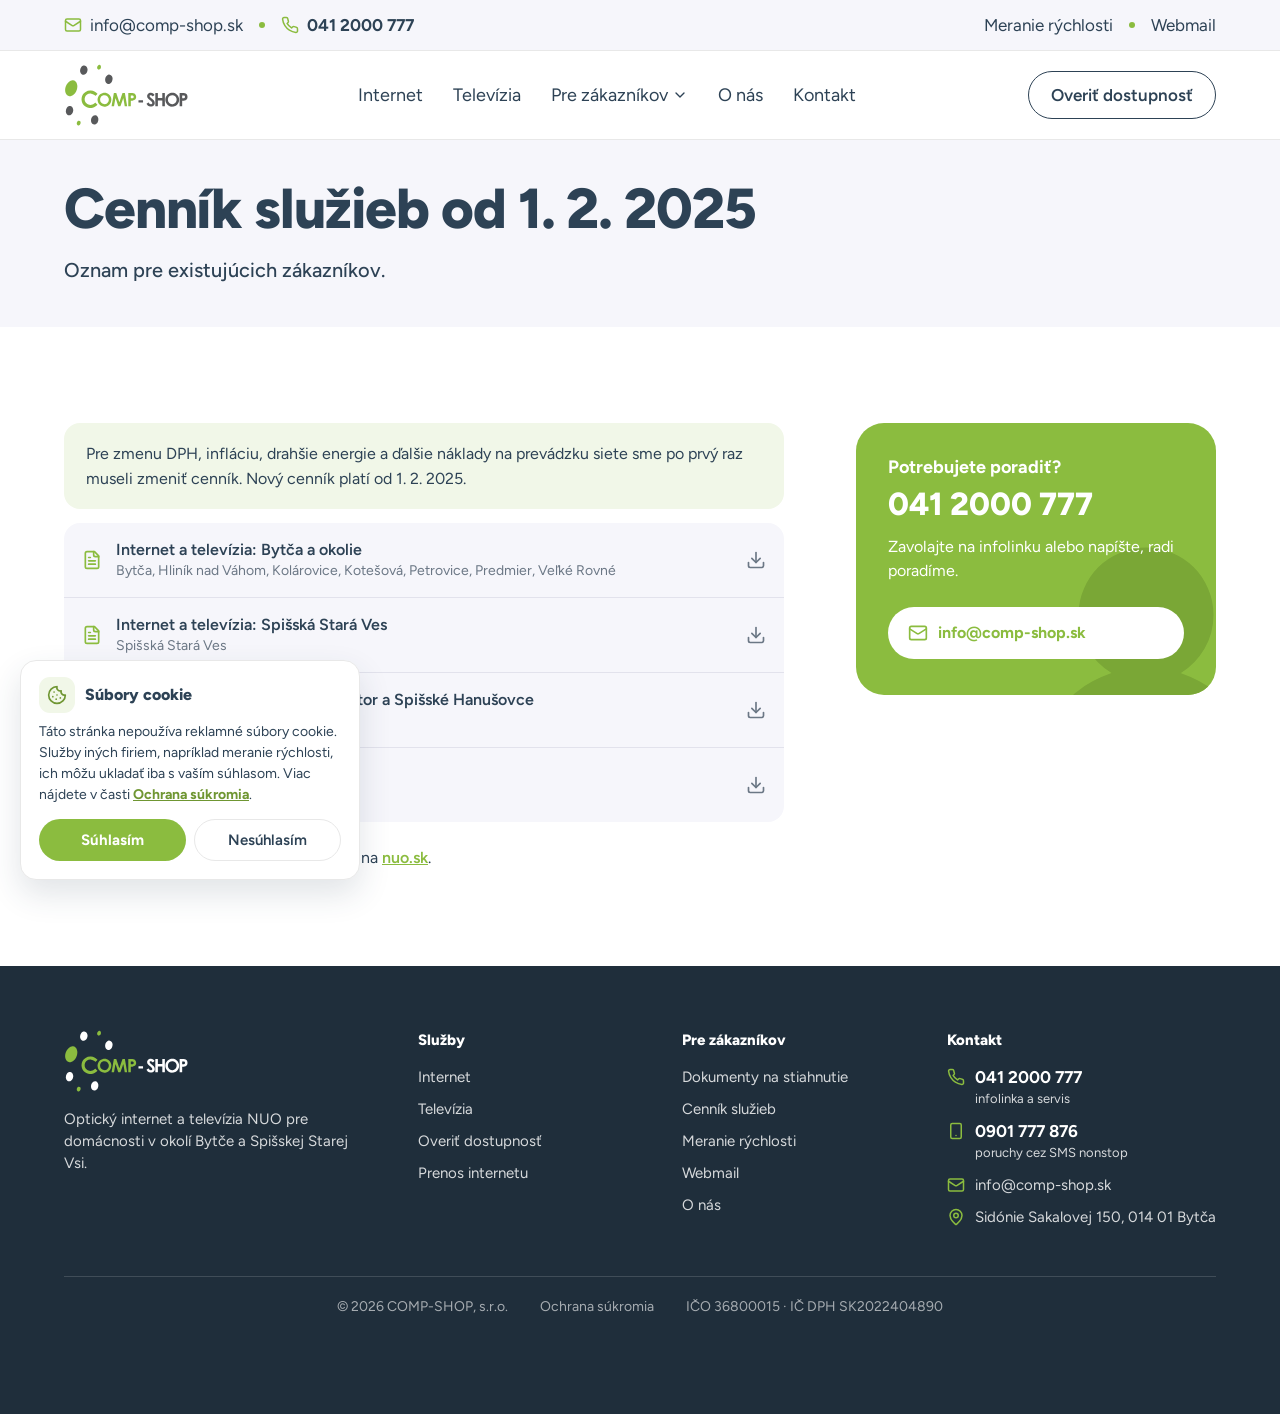
<file: cennik-2025/index.html>
<!DOCTYPE html>
<html lang="sk">
<head>
    <meta charset="UTF-8">
    <meta name="robots" content="noindex, nofollow">
    <meta name="viewport" content="width=device-width, initial-scale=1.0">
    <title>Cenník internetu a televízie od 1. 2. 2025 – COMP-SHOP</title>
    <meta name="description" content="Cenníky internetu a televízie COMP-SHOP od 1. 2. 2025 pre Bytču a okolie, Spišskú Starú Ves, Červený Kláštor, Spišské Hanušovce a bezdrôtový internet.">
        <link rel="canonical" href="https://comp-shop.sk/cennik-2025/">
    <meta property="og:url" content="https://mrsamiq.github.io/compshop-navrh/cennik-2025/">
        <meta property="og:type" content="website">
    <meta property="og:locale" content="sk_SK">
    <meta property="og:site_name" content="COMP-SHOP">
    <meta property="og:title" content="Cenník internetu a televízie od 1. 2. 2025 – COMP-SHOP">
    <meta property="og:description" content="Cenníky internetu a televízie COMP-SHOP od 1. 2. 2025 pre Bytču a okolie, Spišskú Starú Ves, Červený Kláštor, Spišské Hanušovce a bezdrôtový internet.">
    <meta property="og:image" content="https://mrsamiq.github.io/compshop-navrh/img/nahlad.jpg">
    <meta property="og:image:width" content="1200">
    <meta property="og:image:height" content="630">
    <meta name="twitter:card" content="summary_large_image">
    <link rel="icon" href="../img/favicon.png" sizes="32x32" type="image/png">
    <link rel="icon" href="../img/favicon-96.png" sizes="96x96" type="image/png">
    <link rel="apple-touch-icon" href="../img/apple-touch-icon.png">
    <link rel="preload" href="../fonts/figtree-latin.woff2" as="font" type="font/woff2" crossorigin>
    <link rel="preload" href="../fonts/figtree-latin-ext.woff2" as="font" type="font/woff2" crossorigin>
    <link rel="stylesheet" href="../css/style.css?v=f53845aa">
    </head>
<body>
    <div class="horny-riadok">
        <div class="wrap">
            <a class="hr-mail" href="mailto:info@comp-shop.sk"><svg class="ikona" viewBox="0 0 24 24" aria-hidden="true"><rect width="20" height="16" x="2" y="4" rx="2"/><path d="m22 7-8.97 5.7a1.94 1.94 0 0 1-2.06 0L2 7"/></svg>info@comp-shop.sk</a>
            <a class="hr-callcentrum" href="tel:+421412000777"><svg class="ikona" viewBox="0 0 24 24" aria-hidden="true"><path d="M22 16.92v3a2 2 0 0 1-2.18 2 19.79 19.79 0 0 1-8.63-3.07 19.5 19.5 0 0 1-6-6 19.79 19.79 0 0 1-3.07-8.67A2 2 0 0 1 4.11 2h3a2 2 0 0 1 2 1.72 12.84 12.84 0 0 0 .7 2.81 2 2 0 0 1-.45 2.11L8.09 9.91a16 16 0 0 0 6 6l1.27-1.27a2 2 0 0 1 2.11-.45 12.84 12.84 0 0 0 2.81.7A2 2 0 0 1 22 16.92z"/></svg>041 2000 777</a>
            <a class="hr-vpravo" href="../meranie-rychlosti/">Meranie rýchlosti</a>
            <a href="https://roundcube.hostcreators.sk/">Webmail</a>
        </div>
    </div>

    <header class="hlavicka">
        <div class="wrap">
            <a class="logo" href="../"><img src="../img/compshop-logo.svg" alt="COMP-SHOP" width="124" height="62"></a>
            <nav class="menu" id="menu" aria-label="Hlavné menu">
                <a href="../#internet">Internet</a>
                <a href="../#televizia">Televízia</a>
                <div class="menu-skupina">
                    <button class="menu-rozbal" type="button" aria-expanded="false" aria-controls="menu-zakaznici">Pre zákazníkov<svg class="ikona" viewBox="0 0 24 24" aria-hidden="true"><path d="m6 9 6 6 6-6"/></svg></button>
                    <div class="podmenu" id="menu-zakaznici">
                        <a href="../dokumenty/">Dokumenty na stiahnutie</a>
                        <a href="../cennik-2025/">Cenník služieb</a>
                        <a href="https://www.nuo.sk/comp-shop/prenos-internetu-compshop">Prenos internetu</a>
                        <a href="../meranie-rychlosti/">Meranie rýchlosti</a>
                        <a href="https://roundcube.hostcreators.sk/">Webmail</a>
                    </div>
                </div>
                <a href="../o-nas/">O nás</a>
                <a href="../kontakt/">Kontakt</a>
                <a class="btn btn-zelene" href="https://www.nuo.sk/comp-shop#filter">Overiť dostupnosť</a>
            </nav>
            <button class="menu-tlacidlo" type="button" aria-label="Menu" aria-controls="menu" aria-expanded="false"><svg class="menu-had" viewBox="0 0 100 100" aria-hidden="true"><path class="menu-had-hore" d="m 30,33 h 40 c 3.722839,0 7.5,3.126468 7.5,8.578427 0,5.451959 -2.727029,8.421573 -7.5,8.421573 h -20"/><path class="menu-had-stred" d="m 30,50 h 40"/><path class="menu-had-dole" d="m 70,67 h -40 c 0,0 -7.5,-0.802118 -7.5,-8.365747 0,-7.563629 7.5,-8.634253 7.5,-8.634253 h 20"/></svg></button>
        </div>
    </header>

    <main>
        <section class="podstranka-hlava">
            <div class="wrap">
                <h1>Cenník služieb od 1.&nbsp;2.&nbsp;2025</h1>
                <p class="uvod">Oznam pre existujúcich zákazníkov.</p>
            </div>
        </section>

        <section class="sekcia">
            <div class="wrap podstranka-obsah">
                <div>
                    <div class="podstranka-text">
                        <p class="poznamka">Pre zmenu DPH, infláciu, drahšie energie a ďalšie náklady na prevádzku siete sme po prvý raz museli zmeniť cenník. Nový cenník platí od 1.&nbsp;2.&nbsp;2025.</p>
                    </div>
                    <ul class="subory cenniky">
                                                <li><a href="../subory/2025/02/Cennik-COMP-SHOP-NETTV-2025-BYKolPetPredmVRKotHlin.pdf"><svg class="ikona" viewBox="0 0 24 24" aria-hidden="true"><path d="M15 2H6a2 2 0 0 0-2 2v16a2 2 0 0 0 2 2h12a2 2 0 0 0 2-2V7Z"/><path d="M14 2v4a2 2 0 0 0 2 2h4"/><path d="M10 9H8"/><path d="M16 13H8"/><path d="M16 17H8"/></svg><span>Internet a televízia: Bytča a okolie<small>Bytča, Hliník nad Váhom, Kolárovice, Kotešová, Petrovice, Predmier, Veľké Rovné</small></span><svg class="ikona" viewBox="0 0 24 24" aria-hidden="true"><path d="M21 15v4a2 2 0 0 1-2 2H5a2 2 0 0 1-2-2v-4"/><path d="m7 10 5 5 5-5"/><path d="M12 15V3"/></svg></a></li>
                                                <li><a href="../subory/2025/01/Cennik-COMP-SHOP-NETTV-2025-SSV.pdf"><svg class="ikona" viewBox="0 0 24 24" aria-hidden="true"><path d="M15 2H6a2 2 0 0 0-2 2v16a2 2 0 0 0 2 2h12a2 2 0 0 0 2-2V7Z"/><path d="M14 2v4a2 2 0 0 0 2 2h4"/><path d="M10 9H8"/><path d="M16 13H8"/><path d="M16 17H8"/></svg><span>Internet a televízia: Spišská Stará Ves<small>Spišská Stará Ves</small></span><svg class="ikona" viewBox="0 0 24 24" aria-hidden="true"><path d="M21 15v4a2 2 0 0 1-2 2H5a2 2 0 0 1-2-2v-4"/><path d="m7 10 5 5 5-5"/><path d="M12 15V3"/></svg></a></li>
                                                <li><a href="../subory/2025/01/Cennik-COMP-SHOP-NETTV-SPHACK-2025.pdf"><svg class="ikona" viewBox="0 0 24 24" aria-hidden="true"><path d="M15 2H6a2 2 0 0 0-2 2v16a2 2 0 0 0 2 2h12a2 2 0 0 0 2-2V7Z"/><path d="M14 2v4a2 2 0 0 0 2 2h4"/><path d="M10 9H8"/><path d="M16 13H8"/><path d="M16 17H8"/></svg><span>Internet a televízia: Červený Kláštor a Spišské Hanušovce<small>Červený Kláštor, Spišské Hanušovce</small></span><svg class="ikona" viewBox="0 0 24 24" aria-hidden="true"><path d="M21 15v4a2 2 0 0 1-2 2H5a2 2 0 0 1-2-2v-4"/><path d="m7 10 5 5 5-5"/><path d="M12 15V3"/></svg></a></li>
                                                <li><a href="../subory/2025/01/Cennik-COMP-SHOP-WIFI-2025.pdf"><svg class="ikona" viewBox="0 0 24 24" aria-hidden="true"><path d="M15 2H6a2 2 0 0 0-2 2v16a2 2 0 0 0 2 2h12a2 2 0 0 0 2-2V7Z"/><path d="M14 2v4a2 2 0 0 0 2 2h4"/><path d="M10 9H8"/><path d="M16 13H8"/><path d="M16 17H8"/></svg><span>Bezdrôtový internet<small>WiFi</small></span><svg class="ikona" viewBox="0 0 24 24" aria-hidden="true"><path d="M21 15v4a2 2 0 0 1-2 2H5a2 2 0 0 1-2-2v-4"/><path d="m7 10 5 5 5-5"/><path d="M12 15V3"/></svg></a></li>
                                            </ul>
                    <p class="cennik-odkaz">Aktuálnu ponuku pre vašu adresu nájdete na <a href="https://www.nuo.sk/comp-shop#filter">nuo.sk</a>.</p>
                </div>
                <aside class="podstranka-bok">
                    <div class="bok-karta">
                        <svg class="bok-ikona" viewBox="0 0 1024 1024" aria-hidden="true"><path d="M924 880Q919 887 912 891.5L912 891.5Q905 896 896 896Q896 896 896 896L896 896Q896 896 896 896L128 896Q115 896 105.5 886.5L105.5 886.5Q96 877 96 864Q96 860 97 855.5L97 855.5Q98 851 100 848L100 848Q123 809 152 775Q181 741 214.5 713.5L214.5 713.5Q248 686 286 666Q324 645 365 631Q301 593 262.5 527.5L262.5 527.5Q224 462 224 384Q224 324 247 272Q269 219 308 180L308 180Q347 141 400 119Q452 96 512 96Q572 96 624 119Q677 141 716 180L716 180Q755 219 777 272Q800 324 800 384Q800 462 761.5 527.5L761.5 527.5Q723 593 661 631L659 631Q700 645 738 666Q776 686 809.5 713.5L809.5 713.5Q843 741 872 775Q901 809 924 848Q926 851 927 855.5L927 855.5Q928 860 928 864Q928 868 927 872.5L927 872.5Q926 877 924 880L924 880L924 880Z"/></svg>
                        <h3>Potrebujete poradiť?</h3>
                        <a class="bok-telefon" href="tel:+421412000777">041 2000 777</a>
                        <p>Zavolajte na infolinku alebo napíšte, radi poradíme.</p>
                        <a class="btn" href="mailto:info@comp-shop.sk"><svg class="ikona" viewBox="0 0 24 24" aria-hidden="true"><rect width="20" height="16" x="2" y="4" rx="2"/><path d="m22 7-8.97 5.7a1.94 1.94 0 0 1-2.06 0L2 7"/></svg>info@comp-shop.sk</a>
                    </div>
                </aside>
            </div>
        </section>
    </main>

    <footer class="paticka">
        <div class="wrap paticka-stlpce">
            <div class="paticka-firma">
                <a class="logo" href="../"><img src="../img/compshop-logo-biele.svg" alt="COMP-SHOP" width="124" height="62"></a>
                <p>Optický internet a televízia NUO pre domácnosti v okolí Bytče a Spišskej Starej Vsi.</p>
            </div>
            <div>
                <h2>Služby</h2>
                <ul>
                    <li><a href="../#internet">Internet</a></li>
                    <li><a href="../#televizia">Televízia</a></li>
                    <li><a href="https://www.nuo.sk/comp-shop#filter">Overiť dostupnosť</a></li>
                    <li><a href="https://www.nuo.sk/comp-shop/prenos-internetu-compshop">Prenos internetu</a></li>
                </ul>
            </div>
            <div>
                <h2>Pre zákazníkov</h2>
                <ul>
                    <li><a href="../dokumenty/">Dokumenty na stiahnutie</a></li>
                    <li><a href="../cennik-2025/">Cenník služieb</a></li>
                    <li><a href="../meranie-rychlosti/">Meranie rýchlosti</a></li>
                    <li><a href="https://roundcube.hostcreators.sk/">Webmail</a></li>
                    <li><a href="../o-nas/">O nás</a></li>
                </ul>
            </div>
            <div class="paticka-kontakt">
                <h2>Kontakt</h2>
                <ul>
                    <li><svg class="ikona" viewBox="0 0 24 24" aria-hidden="true"><path d="M22 16.92v3a2 2 0 0 1-2.18 2 19.79 19.79 0 0 1-8.63-3.07 19.5 19.5 0 0 1-6-6 19.79 19.79 0 0 1-3.07-8.67A2 2 0 0 1 4.11 2h3a2 2 0 0 1 2 1.72 12.84 12.84 0 0 0 .7 2.81 2 2 0 0 1-.45 2.11L8.09 9.91a16 16 0 0 0 6 6l1.27-1.27a2 2 0 0 1 2.11-.45 12.84 12.84 0 0 0 2.81.7A2 2 0 0 1 22 16.92z"/></svg><a href="tel:+421412000777"><b>041 2000 777</b><small>infolinka a servis</small></a></li>
                    <li><svg class="ikona" viewBox="0 0 24 24" aria-hidden="true"><rect width="14" height="20" x="5" y="2" rx="2" ry="2"/><path d="M12 18h.01"/></svg><a href="sms:+421901777876"><b>0901 777 876</b><small>poruchy cez SMS nonstop</small></a></li>
                    <li><svg class="ikona" viewBox="0 0 24 24" aria-hidden="true"><rect width="20" height="16" x="2" y="4" rx="2"/><path d="m22 7-8.97 5.7a1.94 1.94 0 0 1-2.06 0L2 7"/></svg><a href="mailto:info@comp-shop.sk">info@comp-shop.sk</a></li>
                    <li><svg class="ikona" viewBox="0 0 24 24" aria-hidden="true"><path d="M20 10c0 4.993-5.539 10.193-7.399 11.799a1 1 0 0 1-1.202 0C9.539 20.193 4 14.993 4 10a8 8 0 0 1 16 0"/><circle cx="12" cy="10" r="3"/></svg><a href="../kontakt/">Sidónie Sakalovej 150, 014 01 Bytča</a></li>
                </ul>
            </div>
        </div>
        <div class="wrap paticka-spodok">
            <span>© 2026 COMP-SHOP, s.r.o.</span>
            <a href="../ochrana-sukromia/">Ochrana súkromia</a>
            <span>IČO 36800015 · IČ DPH SK2022404890</span>
        </div>
    </footer>

    <button class="na-vrch" type="button" aria-label="Späť hore" tabindex="-1"><svg class="ikona" viewBox="0 0 24 24" aria-hidden="true"><path d="m5 12 7-7 7 7"/><path d="M12 19V5"/></svg></button>

    <div class="cookie" role="region" aria-labelledby="cookie-nadpis" hidden>
        <div class="cookie-hlava">
            <span class="cookie-znak"><svg class="ikona" viewBox="0 0 24 24" aria-hidden="true"><path d="M12 2a10 10 0 1 0 10 10 4 4 0 0 1-5-5 4 4 0 0 1-5-5"/><path d="M8.5 8.5v.01"/><path d="M16 15.5v.01"/><path d="M12 12v.01"/><path d="M11 17v.01"/><path d="M7 14v.01"/></svg></span>
            <strong id="cookie-nadpis">Súbory cookie</strong>
        </div>
        <p>Táto stránka nepoužíva reklamné súbory cookie. Služby iných firiem, napríklad meranie rýchlosti, ich môžu ukladať iba s&nbsp;vaším súhlasom. Viac nájdete v&nbsp;časti <a href="../ochrana-sukromia/">Ochrana súkromia</a>.</p>
        <div class="cookie-tlacidla">
            <button class="btn cookie-suhlas" type="button" data-volba="ano">Súhlasím</button>
            <button class="btn btn-obrys cookie-nesuhlas" type="button" data-volba="nie">Nesúhlasím</button>
        </div>
    </div>

    <script src="../js/main.js?v=e09a2583"></script>
    <script async src="https://ottoai.sk/widget.js" data-otto-key="pk_9c2c59f55a49dc04" data-otto-suhlas="compshop-cookie=ano"></script>
</body>
</html>
</file>
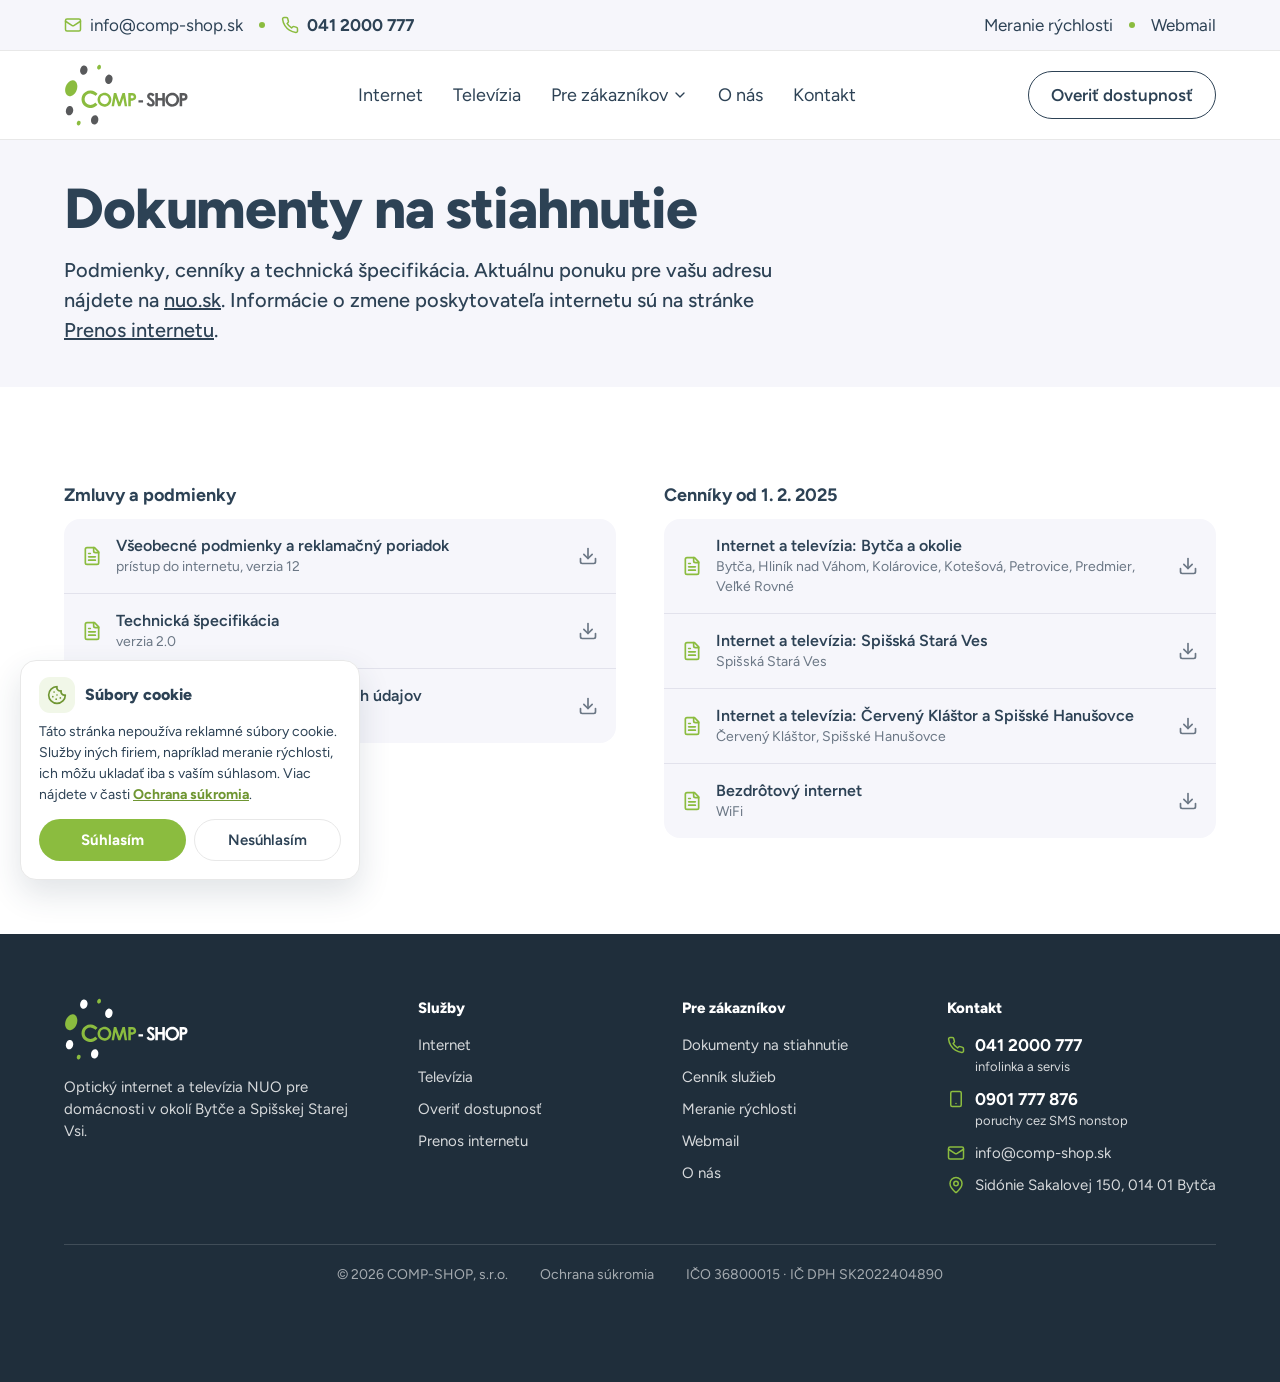
<file: dokumenty/index.html>
<!DOCTYPE html>
<html lang="sk">
<head>
    <meta charset="UTF-8">
    <meta name="robots" content="noindex, nofollow">
    <meta name="viewport" content="width=device-width, initial-scale=1.0">
    <title>Dokumenty a cenníky na stiahnutie – COMP-SHOP</title>
    <meta name="description" content="Všeobecné podmienky a reklamačný poriadok, technická špecifikácia, oznámenie o spracúvaní osobných údajov a cenníky COMP-SHOP v PDF na stiahnutie.">
        <link rel="canonical" href="https://comp-shop.sk/dokumenty/">
    <meta property="og:url" content="https://mrsamiq.github.io/compshop-navrh/dokumenty/">
        <meta property="og:type" content="website">
    <meta property="og:locale" content="sk_SK">
    <meta property="og:site_name" content="COMP-SHOP">
    <meta property="og:title" content="Dokumenty a cenníky na stiahnutie – COMP-SHOP">
    <meta property="og:description" content="Všeobecné podmienky a reklamačný poriadok, technická špecifikácia, oznámenie o spracúvaní osobných údajov a cenníky COMP-SHOP v PDF na stiahnutie.">
    <meta property="og:image" content="https://mrsamiq.github.io/compshop-navrh/img/nahlad.jpg">
    <meta property="og:image:width" content="1200">
    <meta property="og:image:height" content="630">
    <meta name="twitter:card" content="summary_large_image">
    <link rel="icon" href="../img/favicon.png" sizes="32x32" type="image/png">
    <link rel="icon" href="../img/favicon-96.png" sizes="96x96" type="image/png">
    <link rel="apple-touch-icon" href="../img/apple-touch-icon.png">
    <link rel="preload" href="../fonts/figtree-latin.woff2" as="font" type="font/woff2" crossorigin>
    <link rel="preload" href="../fonts/figtree-latin-ext.woff2" as="font" type="font/woff2" crossorigin>
    <link rel="stylesheet" href="../css/style.css?v=f53845aa">
    </head>
<body>
    <div class="horny-riadok">
        <div class="wrap">
            <a class="hr-mail" href="mailto:info@comp-shop.sk"><svg class="ikona" viewBox="0 0 24 24" aria-hidden="true"><rect width="20" height="16" x="2" y="4" rx="2"/><path d="m22 7-8.97 5.7a1.94 1.94 0 0 1-2.06 0L2 7"/></svg>info@comp-shop.sk</a>
            <a class="hr-callcentrum" href="tel:+421412000777"><svg class="ikona" viewBox="0 0 24 24" aria-hidden="true"><path d="M22 16.92v3a2 2 0 0 1-2.18 2 19.79 19.79 0 0 1-8.63-3.07 19.5 19.5 0 0 1-6-6 19.79 19.79 0 0 1-3.07-8.67A2 2 0 0 1 4.11 2h3a2 2 0 0 1 2 1.72 12.84 12.84 0 0 0 .7 2.81 2 2 0 0 1-.45 2.11L8.09 9.91a16 16 0 0 0 6 6l1.27-1.27a2 2 0 0 1 2.11-.45 12.84 12.84 0 0 0 2.81.7A2 2 0 0 1 22 16.92z"/></svg>041 2000 777</a>
            <a class="hr-vpravo" href="../meranie-rychlosti/">Meranie rýchlosti</a>
            <a href="https://roundcube.hostcreators.sk/">Webmail</a>
        </div>
    </div>

    <header class="hlavicka">
        <div class="wrap">
            <a class="logo" href="../"><img src="../img/compshop-logo.svg" alt="COMP-SHOP" width="124" height="62"></a>
            <nav class="menu" id="menu" aria-label="Hlavné menu">
                <a href="../#internet">Internet</a>
                <a href="../#televizia">Televízia</a>
                <div class="menu-skupina">
                    <button class="menu-rozbal" type="button" aria-expanded="false" aria-controls="menu-zakaznici">Pre zákazníkov<svg class="ikona" viewBox="0 0 24 24" aria-hidden="true"><path d="m6 9 6 6 6-6"/></svg></button>
                    <div class="podmenu" id="menu-zakaznici">
                        <a href="../dokumenty/">Dokumenty na stiahnutie</a>
                        <a href="../cennik-2025/">Cenník služieb</a>
                        <a href="https://www.nuo.sk/comp-shop/prenos-internetu-compshop">Prenos internetu</a>
                        <a href="../meranie-rychlosti/">Meranie rýchlosti</a>
                        <a href="https://roundcube.hostcreators.sk/">Webmail</a>
                    </div>
                </div>
                <a href="../o-nas/">O nás</a>
                <a href="../kontakt/">Kontakt</a>
                <a class="btn btn-zelene" href="https://www.nuo.sk/comp-shop#filter">Overiť dostupnosť</a>
            </nav>
            <button class="menu-tlacidlo" type="button" aria-label="Menu" aria-controls="menu" aria-expanded="false"><svg class="menu-had" viewBox="0 0 100 100" aria-hidden="true"><path class="menu-had-hore" d="m 30,33 h 40 c 3.722839,0 7.5,3.126468 7.5,8.578427 0,5.451959 -2.727029,8.421573 -7.5,8.421573 h -20"/><path class="menu-had-stred" d="m 30,50 h 40"/><path class="menu-had-dole" d="m 70,67 h -40 c 0,0 -7.5,-0.802118 -7.5,-8.365747 0,-7.563629 7.5,-8.634253 7.5,-8.634253 h 20"/></svg></button>
        </div>
    </header>

    <main>
        <section class="podstranka-hlava">
            <div class="wrap">
                <h1>Dokumenty na stiahnutie</h1>
                <p class="uvod">Podmienky, cenníky a technická špecifikácia. Aktuálnu ponuku pre vašu adresu nájdete na <a href="https://www.nuo.sk/comp-shop#filter">nuo.sk</a>. Informácie o&nbsp;zmene poskytovateľa internetu sú na stránke <a href="https://www.nuo.sk/comp-shop/prenos-internetu-compshop">Prenos internetu</a>.</p>
            </div>
        </section>

        <section class="sekcia">
            <div class="wrap">
                <div class="dokumenty">
                                        <div>
                        <h2>Zmluvy a podmienky</h2>
                        <ul class="subory">
                                                        <li><a href="../subory/2022/06/Vseobecne-podmienky-COMP-SHOP-v12.pdf"><svg class="ikona" viewBox="0 0 24 24" aria-hidden="true"><path d="M15 2H6a2 2 0 0 0-2 2v16a2 2 0 0 0 2 2h12a2 2 0 0 0 2-2V7Z"/><path d="M14 2v4a2 2 0 0 0 2 2h4"/><path d="M10 9H8"/><path d="M16 13H8"/><path d="M16 17H8"/></svg><span>Všeobecné podmienky a reklamačný poriadok<small>prístup do internetu, verzia 12</small></span><svg class="ikona" viewBox="0 0 24 24" aria-hidden="true"><path d="M21 15v4a2 2 0 0 1-2 2H5a2 2 0 0 1-2-2v-4"/><path d="m7 10 5 5 5-5"/><path d="M12 15V3"/></svg></a></li>
                                                        <li><a href="../subory/2016/10/tech_spec_comp-shop_ver-2.0.pdf"><svg class="ikona" viewBox="0 0 24 24" aria-hidden="true"><path d="M15 2H6a2 2 0 0 0-2 2v16a2 2 0 0 0 2 2h12a2 2 0 0 0 2-2V7Z"/><path d="M14 2v4a2 2 0 0 0 2 2h4"/><path d="M10 9H8"/><path d="M16 13H8"/><path d="M16 17H8"/></svg><span>Technická špecifikácia<small>verzia 2.0</small></span><svg class="ikona" viewBox="0 0 24 24" aria-hidden="true"><path d="M21 15v4a2 2 0 0 1-2 2H5a2 2 0 0 1-2-2v-4"/><path d="m7 10 5 5 5-5"/><path d="M12 15V3"/></svg></a></li>
                                                        <li><a href="../subory/2022/06/GPDR-WWW-COMP-SHOP.pdf"><svg class="ikona" viewBox="0 0 24 24" aria-hidden="true"><path d="M15 2H6a2 2 0 0 0-2 2v16a2 2 0 0 0 2 2h12a2 2 0 0 0 2-2V7Z"/><path d="M14 2v4a2 2 0 0 0 2 2h4"/><path d="M10 9H8"/><path d="M16 13H8"/><path d="M16 17H8"/></svg><span>Oznámenie o spracúvaní osobných údajov<small>GDPR</small></span><svg class="ikona" viewBox="0 0 24 24" aria-hidden="true"><path d="M21 15v4a2 2 0 0 1-2 2H5a2 2 0 0 1-2-2v-4"/><path d="m7 10 5 5 5-5"/><path d="M12 15V3"/></svg></a></li>
                                                    </ul>
                    </div>
                                        <div>
                        <h2>Cenníky od 1. 2. 2025</h2>
                        <ul class="subory">
                                                        <li><a href="../subory/2025/02/Cennik-COMP-SHOP-NETTV-2025-BYKolPetPredmVRKotHlin.pdf"><svg class="ikona" viewBox="0 0 24 24" aria-hidden="true"><path d="M15 2H6a2 2 0 0 0-2 2v16a2 2 0 0 0 2 2h12a2 2 0 0 0 2-2V7Z"/><path d="M14 2v4a2 2 0 0 0 2 2h4"/><path d="M10 9H8"/><path d="M16 13H8"/><path d="M16 17H8"/></svg><span>Internet a televízia: Bytča a okolie<small>Bytča, Hliník nad Váhom, Kolárovice, Kotešová, Petrovice, Predmier, Veľké Rovné</small></span><svg class="ikona" viewBox="0 0 24 24" aria-hidden="true"><path d="M21 15v4a2 2 0 0 1-2 2H5a2 2 0 0 1-2-2v-4"/><path d="m7 10 5 5 5-5"/><path d="M12 15V3"/></svg></a></li>
                                                        <li><a href="../subory/2025/01/Cennik-COMP-SHOP-NETTV-2025-SSV.pdf"><svg class="ikona" viewBox="0 0 24 24" aria-hidden="true"><path d="M15 2H6a2 2 0 0 0-2 2v16a2 2 0 0 0 2 2h12a2 2 0 0 0 2-2V7Z"/><path d="M14 2v4a2 2 0 0 0 2 2h4"/><path d="M10 9H8"/><path d="M16 13H8"/><path d="M16 17H8"/></svg><span>Internet a televízia: Spišská Stará Ves<small>Spišská Stará Ves</small></span><svg class="ikona" viewBox="0 0 24 24" aria-hidden="true"><path d="M21 15v4a2 2 0 0 1-2 2H5a2 2 0 0 1-2-2v-4"/><path d="m7 10 5 5 5-5"/><path d="M12 15V3"/></svg></a></li>
                                                        <li><a href="../subory/2025/01/Cennik-COMP-SHOP-NETTV-SPHACK-2025.pdf"><svg class="ikona" viewBox="0 0 24 24" aria-hidden="true"><path d="M15 2H6a2 2 0 0 0-2 2v16a2 2 0 0 0 2 2h12a2 2 0 0 0 2-2V7Z"/><path d="M14 2v4a2 2 0 0 0 2 2h4"/><path d="M10 9H8"/><path d="M16 13H8"/><path d="M16 17H8"/></svg><span>Internet a televízia: Červený Kláštor a Spišské Hanušovce<small>Červený Kláštor, Spišské Hanušovce</small></span><svg class="ikona" viewBox="0 0 24 24" aria-hidden="true"><path d="M21 15v4a2 2 0 0 1-2 2H5a2 2 0 0 1-2-2v-4"/><path d="m7 10 5 5 5-5"/><path d="M12 15V3"/></svg></a></li>
                                                        <li><a href="../subory/2025/01/Cennik-COMP-SHOP-WIFI-2025.pdf"><svg class="ikona" viewBox="0 0 24 24" aria-hidden="true"><path d="M15 2H6a2 2 0 0 0-2 2v16a2 2 0 0 0 2 2h12a2 2 0 0 0 2-2V7Z"/><path d="M14 2v4a2 2 0 0 0 2 2h4"/><path d="M10 9H8"/><path d="M16 13H8"/><path d="M16 17H8"/></svg><span>Bezdrôtový internet<small>WiFi</small></span><svg class="ikona" viewBox="0 0 24 24" aria-hidden="true"><path d="M21 15v4a2 2 0 0 1-2 2H5a2 2 0 0 1-2-2v-4"/><path d="m7 10 5 5 5-5"/><path d="M12 15V3"/></svg></a></li>
                                                    </ul>
                    </div>
                                    </div>
            </div>
        </section>
    </main>

    <footer class="paticka">
        <div class="wrap paticka-stlpce">
            <div class="paticka-firma">
                <a class="logo" href="../"><img src="../img/compshop-logo-biele.svg" alt="COMP-SHOP" width="124" height="62"></a>
                <p>Optický internet a televízia NUO pre domácnosti v okolí Bytče a Spišskej Starej Vsi.</p>
            </div>
            <div>
                <h2>Služby</h2>
                <ul>
                    <li><a href="../#internet">Internet</a></li>
                    <li><a href="../#televizia">Televízia</a></li>
                    <li><a href="https://www.nuo.sk/comp-shop#filter">Overiť dostupnosť</a></li>
                    <li><a href="https://www.nuo.sk/comp-shop/prenos-internetu-compshop">Prenos internetu</a></li>
                </ul>
            </div>
            <div>
                <h2>Pre zákazníkov</h2>
                <ul>
                    <li><a href="../dokumenty/">Dokumenty na stiahnutie</a></li>
                    <li><a href="../cennik-2025/">Cenník služieb</a></li>
                    <li><a href="../meranie-rychlosti/">Meranie rýchlosti</a></li>
                    <li><a href="https://roundcube.hostcreators.sk/">Webmail</a></li>
                    <li><a href="../o-nas/">O nás</a></li>
                </ul>
            </div>
            <div class="paticka-kontakt">
                <h2>Kontakt</h2>
                <ul>
                    <li><svg class="ikona" viewBox="0 0 24 24" aria-hidden="true"><path d="M22 16.92v3a2 2 0 0 1-2.18 2 19.79 19.79 0 0 1-8.63-3.07 19.5 19.5 0 0 1-6-6 19.79 19.79 0 0 1-3.07-8.67A2 2 0 0 1 4.11 2h3a2 2 0 0 1 2 1.72 12.84 12.84 0 0 0 .7 2.81 2 2 0 0 1-.45 2.11L8.09 9.91a16 16 0 0 0 6 6l1.27-1.27a2 2 0 0 1 2.11-.45 12.84 12.84 0 0 0 2.81.7A2 2 0 0 1 22 16.92z"/></svg><a href="tel:+421412000777"><b>041 2000 777</b><small>infolinka a servis</small></a></li>
                    <li><svg class="ikona" viewBox="0 0 24 24" aria-hidden="true"><rect width="14" height="20" x="5" y="2" rx="2" ry="2"/><path d="M12 18h.01"/></svg><a href="sms:+421901777876"><b>0901 777 876</b><small>poruchy cez SMS nonstop</small></a></li>
                    <li><svg class="ikona" viewBox="0 0 24 24" aria-hidden="true"><rect width="20" height="16" x="2" y="4" rx="2"/><path d="m22 7-8.97 5.7a1.94 1.94 0 0 1-2.06 0L2 7"/></svg><a href="mailto:info@comp-shop.sk">info@comp-shop.sk</a></li>
                    <li><svg class="ikona" viewBox="0 0 24 24" aria-hidden="true"><path d="M20 10c0 4.993-5.539 10.193-7.399 11.799a1 1 0 0 1-1.202 0C9.539 20.193 4 14.993 4 10a8 8 0 0 1 16 0"/><circle cx="12" cy="10" r="3"/></svg><a href="../kontakt/">Sidónie Sakalovej 150, 014 01 Bytča</a></li>
                </ul>
            </div>
        </div>
        <div class="wrap paticka-spodok">
            <span>© 2026 COMP-SHOP, s.r.o.</span>
            <a href="../ochrana-sukromia/">Ochrana súkromia</a>
            <span>IČO 36800015 · IČ DPH SK2022404890</span>
        </div>
    </footer>

    <button class="na-vrch" type="button" aria-label="Späť hore" tabindex="-1"><svg class="ikona" viewBox="0 0 24 24" aria-hidden="true"><path d="m5 12 7-7 7 7"/><path d="M12 19V5"/></svg></button>

    <div class="cookie" role="region" aria-labelledby="cookie-nadpis" hidden>
        <div class="cookie-hlava">
            <span class="cookie-znak"><svg class="ikona" viewBox="0 0 24 24" aria-hidden="true"><path d="M12 2a10 10 0 1 0 10 10 4 4 0 0 1-5-5 4 4 0 0 1-5-5"/><path d="M8.5 8.5v.01"/><path d="M16 15.5v.01"/><path d="M12 12v.01"/><path d="M11 17v.01"/><path d="M7 14v.01"/></svg></span>
            <strong id="cookie-nadpis">Súbory cookie</strong>
        </div>
        <p>Táto stránka nepoužíva reklamné súbory cookie. Služby iných firiem, napríklad meranie rýchlosti, ich môžu ukladať iba s&nbsp;vaším súhlasom. Viac nájdete v&nbsp;časti <a href="../ochrana-sukromia/">Ochrana súkromia</a>.</p>
        <div class="cookie-tlacidla">
            <button class="btn cookie-suhlas" type="button" data-volba="ano">Súhlasím</button>
            <button class="btn btn-obrys cookie-nesuhlas" type="button" data-volba="nie">Nesúhlasím</button>
        </div>
    </div>

    <script src="../js/main.js?v=e09a2583"></script>
    <script async src="https://ottoai.sk/widget.js" data-otto-key="pk_9c2c59f55a49dc04" data-otto-suhlas="compshop-cookie=ano"></script>
</body>
</html>
</file>
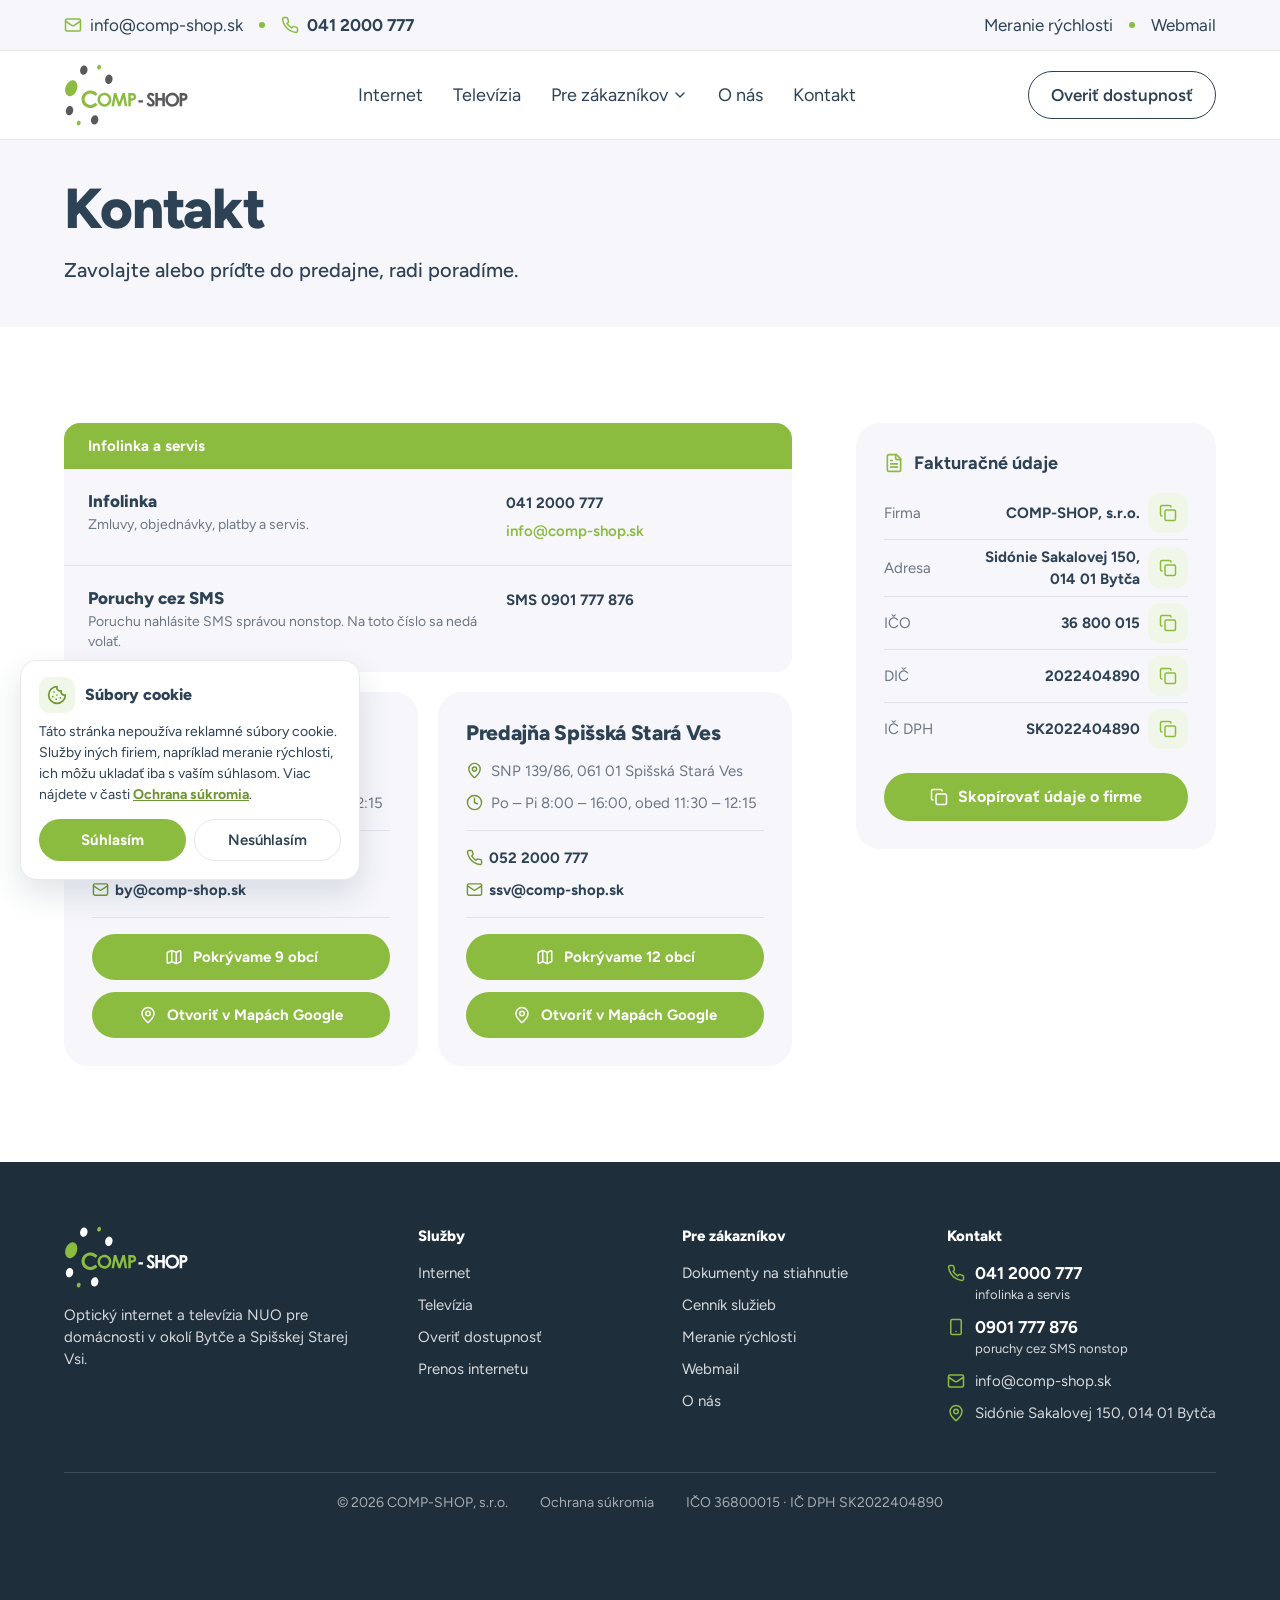
<file: kontakt/index.html>
<!DOCTYPE html>
<html lang="sk">
<head>
    <meta charset="UTF-8">
    <meta name="robots" content="noindex, nofollow">
    <meta name="viewport" content="width=device-width, initial-scale=1.0">
    <title>Kontakt – COMP-SHOP Bytča a Spišská Stará Ves</title>
    <meta name="description" content="Infolinka 041 2000 777, poruchy cez SMS nonstop. Predajne v Bytči a v Spišskej Starej Vsi, Po – Pi 8:00 – 16:00. Fakturačné údaje COMP-SHOP.">
        <link rel="canonical" href="https://comp-shop.sk/kontakt/">
    <meta property="og:url" content="https://mrsamiq.github.io/compshop-navrh/kontakt/">
        <meta property="og:type" content="website">
    <meta property="og:locale" content="sk_SK">
    <meta property="og:site_name" content="COMP-SHOP">
    <meta property="og:title" content="Kontakt – COMP-SHOP Bytča a Spišská Stará Ves">
    <meta property="og:description" content="Infolinka 041 2000 777, poruchy cez SMS nonstop. Predajne v Bytči a v Spišskej Starej Vsi, Po – Pi 8:00 – 16:00. Fakturačné údaje COMP-SHOP.">
    <meta property="og:image" content="https://mrsamiq.github.io/compshop-navrh/img/nahlad.jpg">
    <meta property="og:image:width" content="1200">
    <meta property="og:image:height" content="630">
    <meta name="twitter:card" content="summary_large_image">
    <link rel="icon" href="../img/favicon.png" sizes="32x32" type="image/png">
    <link rel="icon" href="../img/favicon-96.png" sizes="96x96" type="image/png">
    <link rel="apple-touch-icon" href="../img/apple-touch-icon.png">
    <link rel="preload" href="../fonts/figtree-latin.woff2" as="font" type="font/woff2" crossorigin>
    <link rel="preload" href="../fonts/figtree-latin-ext.woff2" as="font" type="font/woff2" crossorigin>
    <link rel="stylesheet" href="../css/style.css?v=f53845aa">
    </head>
<body>
    <div class="horny-riadok">
        <div class="wrap">
            <a class="hr-mail" href="mailto:info@comp-shop.sk"><svg class="ikona" viewBox="0 0 24 24" aria-hidden="true"><rect width="20" height="16" x="2" y="4" rx="2"/><path d="m22 7-8.97 5.7a1.94 1.94 0 0 1-2.06 0L2 7"/></svg>info@comp-shop.sk</a>
            <a class="hr-callcentrum" href="tel:+421412000777"><svg class="ikona" viewBox="0 0 24 24" aria-hidden="true"><path d="M22 16.92v3a2 2 0 0 1-2.18 2 19.79 19.79 0 0 1-8.63-3.07 19.5 19.5 0 0 1-6-6 19.79 19.79 0 0 1-3.07-8.67A2 2 0 0 1 4.11 2h3a2 2 0 0 1 2 1.72 12.84 12.84 0 0 0 .7 2.81 2 2 0 0 1-.45 2.11L8.09 9.91a16 16 0 0 0 6 6l1.27-1.27a2 2 0 0 1 2.11-.45 12.84 12.84 0 0 0 2.81.7A2 2 0 0 1 22 16.92z"/></svg>041 2000 777</a>
            <a class="hr-vpravo" href="../meranie-rychlosti/">Meranie rýchlosti</a>
            <a href="https://roundcube.hostcreators.sk/">Webmail</a>
        </div>
    </div>

    <header class="hlavicka">
        <div class="wrap">
            <a class="logo" href="../"><img src="../img/compshop-logo.svg" alt="COMP-SHOP" width="124" height="62"></a>
            <nav class="menu" id="menu" aria-label="Hlavné menu">
                <a href="../#internet">Internet</a>
                <a href="../#televizia">Televízia</a>
                <div class="menu-skupina">
                    <button class="menu-rozbal" type="button" aria-expanded="false" aria-controls="menu-zakaznici">Pre zákazníkov<svg class="ikona" viewBox="0 0 24 24" aria-hidden="true"><path d="m6 9 6 6 6-6"/></svg></button>
                    <div class="podmenu" id="menu-zakaznici">
                        <a href="../dokumenty/">Dokumenty na stiahnutie</a>
                        <a href="../cennik-2025/">Cenník služieb</a>
                        <a href="https://www.nuo.sk/comp-shop/prenos-internetu-compshop">Prenos internetu</a>
                        <a href="../meranie-rychlosti/">Meranie rýchlosti</a>
                        <a href="https://roundcube.hostcreators.sk/">Webmail</a>
                    </div>
                </div>
                <a href="../o-nas/">O nás</a>
                <a href="../kontakt/">Kontakt</a>
                <a class="btn btn-zelene" href="https://www.nuo.sk/comp-shop#filter">Overiť dostupnosť</a>
            </nav>
            <button class="menu-tlacidlo" type="button" aria-label="Menu" aria-controls="menu" aria-expanded="false"><svg class="menu-had" viewBox="0 0 100 100" aria-hidden="true"><path class="menu-had-hore" d="m 30,33 h 40 c 3.722839,0 7.5,3.126468 7.5,8.578427 0,5.451959 -2.727029,8.421573 -7.5,8.421573 h -20"/><path class="menu-had-stred" d="m 30,50 h 40"/><path class="menu-had-dole" d="m 70,67 h -40 c 0,0 -7.5,-0.802118 -7.5,-8.365747 0,-7.563629 7.5,-8.634253 7.5,-8.634253 h 20"/></svg></button>
        </div>
    </header>

    <main>
        <section class="podstranka-hlava">
            <div class="wrap">
                <h1>Kontakt</h1>
                <p class="uvod">Zavolajte alebo príďte do predajne, radi poradíme.</p>
            </div>
        </section>

        <section class="sekcia">
            <div class="wrap podstranka-obsah">
                <div>
                    <div class="oddel">
                        <h2 class="oddel-hlava">Infolinka a servis</h2>
                        <ul class="oddel-zoznam">
                                                        <li>
                                <div><h3 class="oddel-tema">Infolinka</h3><p class="oddel-opis">Zmluvy, objednávky, platby a servis.</p></div>
                                <div class="oddel-stlpec">
                                    <a class="oddel-tel" href="tel:+421412000777">041 2000 777</a>
                                                                        <a class="oddel-mail" href="mailto:info@comp-shop.sk">info@comp-shop.sk</a>
                                                                    </div>
                            </li>
                                                        <li>
                                <div><h3 class="oddel-tema">Poruchy cez SMS</h3><p class="oddel-opis">Poruchu nahlásite SMS správou nonstop. Na toto číslo sa nedá volať.</p></div>
                                <div class="oddel-stlpec">
                                    <a class="oddel-tel" href="sms:+421901777876">SMS 0901 777 876</a>
                                                                    </div>
                            </li>
                                                    </ul>
                    </div>
                    <div class="predajne">
                                                <div class="kontakt-pobocka">
                            <div class="kontakt-udaje">
                                <h2>Predajňa Bytča</h2>
                                <p><svg class="ikona" viewBox="0 0 24 24" aria-hidden="true"><path d="M20 10c0 4.993-5.539 10.193-7.399 11.799a1 1 0 0 1-1.202 0C9.539 20.193 4 14.993 4 10a8 8 0 0 1 16 0"/><circle cx="12" cy="10" r="3"/></svg>Sidónie Sakalovej 150, <i>014 01 Bytča</i></p>
                                <span><svg class="ikona" viewBox="0 0 24 24" aria-hidden="true"><circle cx="12" cy="12" r="10"/><polyline points="12 6 12 12 16 14"/></svg><i>Po – Pi 8:00 – 16:00</i>, <i>obed 11:30 – 12:15</i></span>
                                <div class="kontakt-spojenie"><a href="tel:+421412000777"><svg class="ikona" viewBox="0 0 24 24" aria-hidden="true"><path d="M22 16.92v3a2 2 0 0 1-2.18 2 19.79 19.79 0 0 1-8.63-3.07 19.5 19.5 0 0 1-6-6 19.79 19.79 0 0 1-3.07-8.67A2 2 0 0 1 4.11 2h3a2 2 0 0 1 2 1.72 12.84 12.84 0 0 0 .7 2.81 2 2 0 0 1-.45 2.11L8.09 9.91a16 16 0 0 0 6 6l1.27-1.27a2 2 0 0 1 2.11-.45 12.84 12.84 0 0 0 2.81.7A2 2 0 0 1 22 16.92z"/></svg>041 2000 777</a><a href="mailto:by@comp-shop.sk"><svg class="ikona" viewBox="0 0 24 24" aria-hidden="true"><rect width="20" height="16" x="2" y="4" rx="2"/><path d="m22 7-8.97 5.7a1.94 1.94 0 0 1-2.06 0L2 7"/></svg>by@comp-shop.sk</a></div>
                                <div class="kontakt-obce"><a class="btn btn-zelene kontakt-pokrytie" href="../?oblast=bytca#pokrytie"><svg class="ikona" viewBox="0 0 24 24" aria-hidden="true"><path d="M14.106 5.553a2 2 0 0 0 1.788 0l3.659-1.83A1 1 0 0 1 21 4.619v12.764a1 1 0 0 1-.553.894l-4.553 2.277a2 2 0 0 1-1.788 0l-4.212-2.106a2 2 0 0 0-1.788 0l-3.659 1.83A1 1 0 0 1 3 19.381V6.618a1 1 0 0 1 .553-.894l4.553-2.277a2 2 0 0 1 1.788 0z"/><path d="M15 5.764v15"/><path d="M9 3.236v15"/></svg>Pokrývame 9 obcí</a></div>
                            </div>
                            <a class="btn btn-zelene kontakt-navigacia" href="https://www.google.com/maps/search/?api=1&amp;query=Sid%C3%B3nie+Sakalovej+150%2C+014+01+Byt%C4%8Da" target="_blank" rel="noopener"><svg class="ikona" viewBox="0 0 24 24" aria-hidden="true"><path d="M20 10c0 4.993-5.539 10.193-7.399 11.799a1 1 0 0 1-1.202 0C9.539 20.193 4 14.993 4 10a8 8 0 0 1 16 0"/><circle cx="12" cy="10" r="3"/></svg>Otvoriť v Mapách Google</a>
                        </div>
                                                <div class="kontakt-pobocka">
                            <div class="kontakt-udaje">
                                <h2>Predajňa Spišská Stará Ves</h2>
                                <p><svg class="ikona" viewBox="0 0 24 24" aria-hidden="true"><path d="M20 10c0 4.993-5.539 10.193-7.399 11.799a1 1 0 0 1-1.202 0C9.539 20.193 4 14.993 4 10a8 8 0 0 1 16 0"/><circle cx="12" cy="10" r="3"/></svg>SNP 139/86, <i>061 01 Spišská Stará Ves</i></p>
                                <span><svg class="ikona" viewBox="0 0 24 24" aria-hidden="true"><circle cx="12" cy="12" r="10"/><polyline points="12 6 12 12 16 14"/></svg><i>Po – Pi 8:00 – 16:00</i>, <i>obed 11:30 – 12:15</i></span>
                                <div class="kontakt-spojenie"><a href="tel:+421522000777"><svg class="ikona" viewBox="0 0 24 24" aria-hidden="true"><path d="M22 16.92v3a2 2 0 0 1-2.18 2 19.79 19.79 0 0 1-8.63-3.07 19.5 19.5 0 0 1-6-6 19.79 19.79 0 0 1-3.07-8.67A2 2 0 0 1 4.11 2h3a2 2 0 0 1 2 1.72 12.84 12.84 0 0 0 .7 2.81 2 2 0 0 1-.45 2.11L8.09 9.91a16 16 0 0 0 6 6l1.27-1.27a2 2 0 0 1 2.11-.45 12.84 12.84 0 0 0 2.81.7A2 2 0 0 1 22 16.92z"/></svg>052 2000 777</a><a href="mailto:ssv@comp-shop.sk"><svg class="ikona" viewBox="0 0 24 24" aria-hidden="true"><rect width="20" height="16" x="2" y="4" rx="2"/><path d="m22 7-8.97 5.7a1.94 1.94 0 0 1-2.06 0L2 7"/></svg>ssv@comp-shop.sk</a></div>
                                <div class="kontakt-obce"><a class="btn btn-zelene kontakt-pokrytie" href="../?oblast=spisska-stara-ves#pokrytie"><svg class="ikona" viewBox="0 0 24 24" aria-hidden="true"><path d="M14.106 5.553a2 2 0 0 0 1.788 0l3.659-1.83A1 1 0 0 1 21 4.619v12.764a1 1 0 0 1-.553.894l-4.553 2.277a2 2 0 0 1-1.788 0l-4.212-2.106a2 2 0 0 0-1.788 0l-3.659 1.83A1 1 0 0 1 3 19.381V6.618a1 1 0 0 1 .553-.894l4.553-2.277a2 2 0 0 1 1.788 0z"/><path d="M15 5.764v15"/><path d="M9 3.236v15"/></svg>Pokrývame 12 obcí</a></div>
                            </div>
                            <a class="btn btn-zelene kontakt-navigacia" href="https://www.google.com/maps/search/?api=1&amp;query=SNP+139%2F86%2C+061+01+Spi%C5%A1sk%C3%A1+Star%C3%A1+Ves" target="_blank" rel="noopener"><svg class="ikona" viewBox="0 0 24 24" aria-hidden="true"><path d="M20 10c0 4.993-5.539 10.193-7.399 11.799a1 1 0 0 1-1.202 0C9.539 20.193 4 14.993 4 10a8 8 0 0 1 16 0"/><circle cx="12" cy="10" r="3"/></svg>Otvoriť v Mapách Google</a>
                        </div>
                                            </div>
                </div>
                <aside class="podstranka-bok">
                    <div class="panel">
                        <h3><svg class="ikona" viewBox="0 0 24 24" aria-hidden="true"><path d="M15 2H6a2 2 0 0 0-2 2v16a2 2 0 0 0 2 2h12a2 2 0 0 0 2-2V7Z"/><path d="M14 2v4a2 2 0 0 0 2 2h4"/><path d="M10 9H8"/><path d="M16 13H8"/><path d="M16 17H8"/></svg>Fakturačné údaje</h3>
                        <dl class="panel-udaje">
                                                        <div><dt>Firma</dt><dd><span>COMP-SHOP, s.r.o.</span><button class="kopirovat" type="button" data-kopirovat="COMP-SHOP, s.r.o." aria-label="Skopírovať: Firma"><svg class="ikona ikona-kopia" viewBox="0 0 24 24" aria-hidden="true"><rect width="14" height="14" x="8" y="8" rx="2" ry="2"/><path d="M4 16c-1.1 0-2-.9-2-2V4c0-1.1.9-2 2-2h10c1.1 0 2 .9 2 2"/></svg><svg class="ikona ikona-hotovo" viewBox="0 0 24 24" aria-hidden="true"><path d="M20 6 9 17l-5-5"/></svg><span class="kopirovat-ok" aria-hidden="true">Skopírované</span></button></dd></div>
                                                        <div><dt>Adresa</dt><dd><span>Sidónie Sakalovej 150, 014 01 Bytča</span><button class="kopirovat" type="button" data-kopirovat="Sidónie Sakalovej 150, 014 01 Bytča" aria-label="Skopírovať: Adresa"><svg class="ikona ikona-kopia" viewBox="0 0 24 24" aria-hidden="true"><rect width="14" height="14" x="8" y="8" rx="2" ry="2"/><path d="M4 16c-1.1 0-2-.9-2-2V4c0-1.1.9-2 2-2h10c1.1 0 2 .9 2 2"/></svg><svg class="ikona ikona-hotovo" viewBox="0 0 24 24" aria-hidden="true"><path d="M20 6 9 17l-5-5"/></svg><span class="kopirovat-ok" aria-hidden="true">Skopírované</span></button></dd></div>
                                                        <div><dt>IČO</dt><dd><span>36 800 015</span><button class="kopirovat" type="button" data-kopirovat="36800015" aria-label="Skopírovať: IČO"><svg class="ikona ikona-kopia" viewBox="0 0 24 24" aria-hidden="true"><rect width="14" height="14" x="8" y="8" rx="2" ry="2"/><path d="M4 16c-1.1 0-2-.9-2-2V4c0-1.1.9-2 2-2h10c1.1 0 2 .9 2 2"/></svg><svg class="ikona ikona-hotovo" viewBox="0 0 24 24" aria-hidden="true"><path d="M20 6 9 17l-5-5"/></svg><span class="kopirovat-ok" aria-hidden="true">Skopírované</span></button></dd></div>
                                                        <div><dt>DIČ</dt><dd><span>2022404890</span><button class="kopirovat" type="button" data-kopirovat="2022404890" aria-label="Skopírovať: DIČ"><svg class="ikona ikona-kopia" viewBox="0 0 24 24" aria-hidden="true"><rect width="14" height="14" x="8" y="8" rx="2" ry="2"/><path d="M4 16c-1.1 0-2-.9-2-2V4c0-1.1.9-2 2-2h10c1.1 0 2 .9 2 2"/></svg><svg class="ikona ikona-hotovo" viewBox="0 0 24 24" aria-hidden="true"><path d="M20 6 9 17l-5-5"/></svg><span class="kopirovat-ok" aria-hidden="true">Skopírované</span></button></dd></div>
                                                        <div><dt>IČ DPH</dt><dd><span>SK2022404890</span><button class="kopirovat" type="button" data-kopirovat="SK2022404890" aria-label="Skopírovať: IČ DPH"><svg class="ikona ikona-kopia" viewBox="0 0 24 24" aria-hidden="true"><rect width="14" height="14" x="8" y="8" rx="2" ry="2"/><path d="M4 16c-1.1 0-2-.9-2-2V4c0-1.1.9-2 2-2h10c1.1 0 2 .9 2 2"/></svg><svg class="ikona ikona-hotovo" viewBox="0 0 24 24" aria-hidden="true"><path d="M20 6 9 17l-5-5"/></svg><span class="kopirovat-ok" aria-hidden="true">Skopírované</span></button></dd></div>
                                                    </dl>
                        <button class="btn btn-zelene kopirovat-vsetko" type="button" data-kopirovat="COMP-SHOP, s.r.o.
Sidónie Sakalovej 150
014 01 Bytča
IČO: 36800015
DIČ: 2022404890
IČ DPH: SK2022404890"><svg class="ikona" viewBox="0 0 24 24" aria-hidden="true"><rect width="14" height="14" x="8" y="8" rx="2" ry="2"/><path d="M4 16c-1.1 0-2-.9-2-2V4c0-1.1.9-2 2-2h10c1.1 0 2 .9 2 2"/></svg><span>Skopírovať údaje o firme</span></button>
                    </div>
                </aside>
            </div>
        </section>
    </main>

    <footer class="paticka">
        <div class="wrap paticka-stlpce">
            <div class="paticka-firma">
                <a class="logo" href="../"><img src="../img/compshop-logo-biele.svg" alt="COMP-SHOP" width="124" height="62"></a>
                <p>Optický internet a televízia NUO pre domácnosti v okolí Bytče a Spišskej Starej Vsi.</p>
            </div>
            <div>
                <h2>Služby</h2>
                <ul>
                    <li><a href="../#internet">Internet</a></li>
                    <li><a href="../#televizia">Televízia</a></li>
                    <li><a href="https://www.nuo.sk/comp-shop#filter">Overiť dostupnosť</a></li>
                    <li><a href="https://www.nuo.sk/comp-shop/prenos-internetu-compshop">Prenos internetu</a></li>
                </ul>
            </div>
            <div>
                <h2>Pre zákazníkov</h2>
                <ul>
                    <li><a href="../dokumenty/">Dokumenty na stiahnutie</a></li>
                    <li><a href="../cennik-2025/">Cenník služieb</a></li>
                    <li><a href="../meranie-rychlosti/">Meranie rýchlosti</a></li>
                    <li><a href="https://roundcube.hostcreators.sk/">Webmail</a></li>
                    <li><a href="../o-nas/">O nás</a></li>
                </ul>
            </div>
            <div class="paticka-kontakt">
                <h2>Kontakt</h2>
                <ul>
                    <li><svg class="ikona" viewBox="0 0 24 24" aria-hidden="true"><path d="M22 16.92v3a2 2 0 0 1-2.18 2 19.79 19.79 0 0 1-8.63-3.07 19.5 19.5 0 0 1-6-6 19.79 19.79 0 0 1-3.07-8.67A2 2 0 0 1 4.11 2h3a2 2 0 0 1 2 1.72 12.84 12.84 0 0 0 .7 2.81 2 2 0 0 1-.45 2.11L8.09 9.91a16 16 0 0 0 6 6l1.27-1.27a2 2 0 0 1 2.11-.45 12.84 12.84 0 0 0 2.81.7A2 2 0 0 1 22 16.92z"/></svg><a href="tel:+421412000777"><b>041 2000 777</b><small>infolinka a servis</small></a></li>
                    <li><svg class="ikona" viewBox="0 0 24 24" aria-hidden="true"><rect width="14" height="20" x="5" y="2" rx="2" ry="2"/><path d="M12 18h.01"/></svg><a href="sms:+421901777876"><b>0901 777 876</b><small>poruchy cez SMS nonstop</small></a></li>
                    <li><svg class="ikona" viewBox="0 0 24 24" aria-hidden="true"><rect width="20" height="16" x="2" y="4" rx="2"/><path d="m22 7-8.97 5.7a1.94 1.94 0 0 1-2.06 0L2 7"/></svg><a href="mailto:info@comp-shop.sk">info@comp-shop.sk</a></li>
                    <li><svg class="ikona" viewBox="0 0 24 24" aria-hidden="true"><path d="M20 10c0 4.993-5.539 10.193-7.399 11.799a1 1 0 0 1-1.202 0C9.539 20.193 4 14.993 4 10a8 8 0 0 1 16 0"/><circle cx="12" cy="10" r="3"/></svg><a href="../kontakt/">Sidónie Sakalovej 150, 014 01 Bytča</a></li>
                </ul>
            </div>
        </div>
        <div class="wrap paticka-spodok">
            <span>© 2026 COMP-SHOP, s.r.o.</span>
            <a href="../ochrana-sukromia/">Ochrana súkromia</a>
            <span>IČO 36800015 · IČ DPH SK2022404890</span>
        </div>
    </footer>

    <button class="na-vrch" type="button" aria-label="Späť hore" tabindex="-1"><svg class="ikona" viewBox="0 0 24 24" aria-hidden="true"><path d="m5 12 7-7 7 7"/><path d="M12 19V5"/></svg></button>

    <div class="cookie" role="region" aria-labelledby="cookie-nadpis" hidden>
        <div class="cookie-hlava">
            <span class="cookie-znak"><svg class="ikona" viewBox="0 0 24 24" aria-hidden="true"><path d="M12 2a10 10 0 1 0 10 10 4 4 0 0 1-5-5 4 4 0 0 1-5-5"/><path d="M8.5 8.5v.01"/><path d="M16 15.5v.01"/><path d="M12 12v.01"/><path d="M11 17v.01"/><path d="M7 14v.01"/></svg></span>
            <strong id="cookie-nadpis">Súbory cookie</strong>
        </div>
        <p>Táto stránka nepoužíva reklamné súbory cookie. Služby iných firiem, napríklad meranie rýchlosti, ich môžu ukladať iba s&nbsp;vaším súhlasom. Viac nájdete v&nbsp;časti <a href="../ochrana-sukromia/">Ochrana súkromia</a>.</p>
        <div class="cookie-tlacidla">
            <button class="btn cookie-suhlas" type="button" data-volba="ano">Súhlasím</button>
            <button class="btn btn-obrys cookie-nesuhlas" type="button" data-volba="nie">Nesúhlasím</button>
        </div>
    </div>

    <script src="../js/main.js?v=e09a2583"></script>
    <script async src="https://ottoai.sk/widget.js" data-otto-key="pk_9c2c59f55a49dc04" data-otto-suhlas="compshop-cookie=ano"></script>
</body>
</html>
</file>
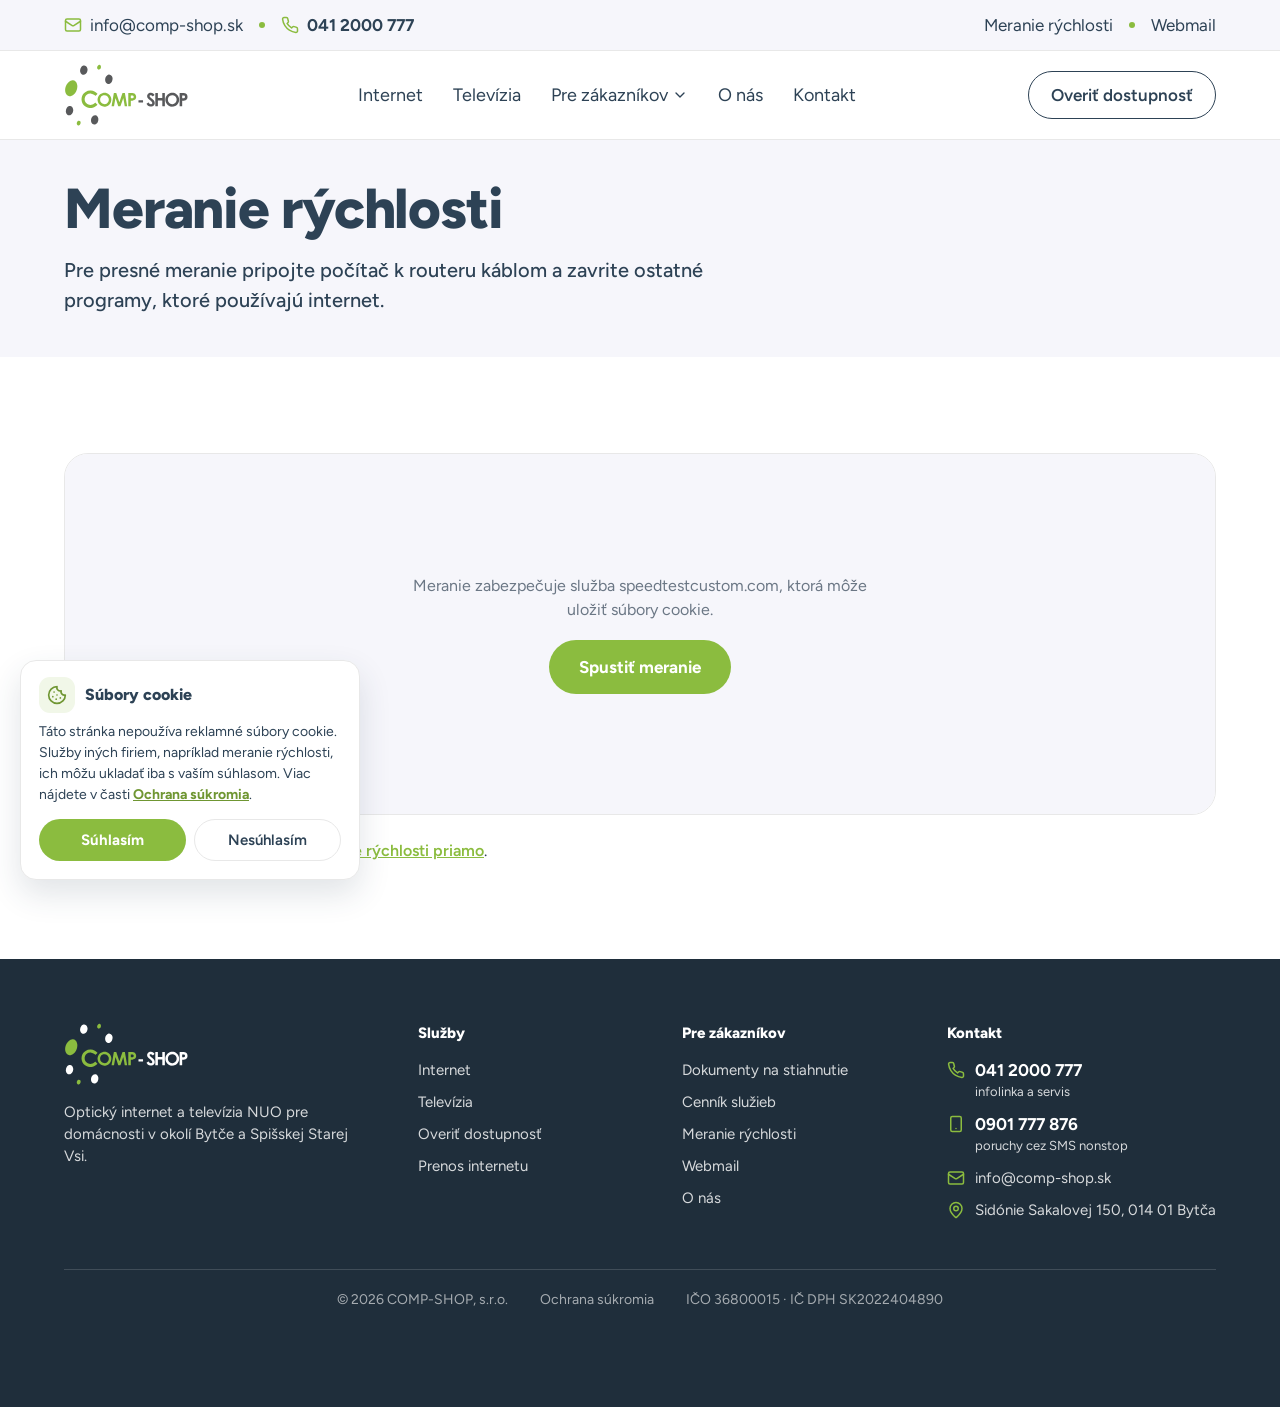
<file: meranie-rychlosti/index.html>
<!DOCTYPE html>
<html lang="sk">
<head>
    <meta charset="UTF-8">
    <meta name="robots" content="noindex, nofollow">
    <meta name="viewport" content="width=device-width, initial-scale=1.0">
    <title>Meranie rýchlosti internetu – COMP-SHOP</title>
    <meta name="description" content="Zmerajte si rýchlosť internetového pripojenia COMP-SHOP priamo v prehliadači. Pre presné meranie pripojte počítač k routeru káblom.">
        <link rel="canonical" href="https://comp-shop.sk/meranie-rychlosti/">
    <meta property="og:url" content="https://mrsamiq.github.io/compshop-navrh/meranie-rychlosti/">
        <meta property="og:type" content="website">
    <meta property="og:locale" content="sk_SK">
    <meta property="og:site_name" content="COMP-SHOP">
    <meta property="og:title" content="Meranie rýchlosti internetu – COMP-SHOP">
    <meta property="og:description" content="Zmerajte si rýchlosť internetového pripojenia COMP-SHOP priamo v prehliadači. Pre presné meranie pripojte počítač k routeru káblom.">
    <meta property="og:image" content="https://mrsamiq.github.io/compshop-navrh/img/nahlad.jpg">
    <meta property="og:image:width" content="1200">
    <meta property="og:image:height" content="630">
    <meta name="twitter:card" content="summary_large_image">
    <link rel="icon" href="../img/favicon.png" sizes="32x32" type="image/png">
    <link rel="icon" href="../img/favicon-96.png" sizes="96x96" type="image/png">
    <link rel="apple-touch-icon" href="../img/apple-touch-icon.png">
    <link rel="preload" href="../fonts/figtree-latin.woff2" as="font" type="font/woff2" crossorigin>
    <link rel="preload" href="../fonts/figtree-latin-ext.woff2" as="font" type="font/woff2" crossorigin>
    <link rel="stylesheet" href="../css/style.css?v=f53845aa">
    </head>
<body>
    <div class="horny-riadok">
        <div class="wrap">
            <a class="hr-mail" href="mailto:info@comp-shop.sk"><svg class="ikona" viewBox="0 0 24 24" aria-hidden="true"><rect width="20" height="16" x="2" y="4" rx="2"/><path d="m22 7-8.97 5.7a1.94 1.94 0 0 1-2.06 0L2 7"/></svg>info@comp-shop.sk</a>
            <a class="hr-callcentrum" href="tel:+421412000777"><svg class="ikona" viewBox="0 0 24 24" aria-hidden="true"><path d="M22 16.92v3a2 2 0 0 1-2.18 2 19.79 19.79 0 0 1-8.63-3.07 19.5 19.5 0 0 1-6-6 19.79 19.79 0 0 1-3.07-8.67A2 2 0 0 1 4.11 2h3a2 2 0 0 1 2 1.72 12.84 12.84 0 0 0 .7 2.81 2 2 0 0 1-.45 2.11L8.09 9.91a16 16 0 0 0 6 6l1.27-1.27a2 2 0 0 1 2.11-.45 12.84 12.84 0 0 0 2.81.7A2 2 0 0 1 22 16.92z"/></svg>041 2000 777</a>
            <a class="hr-vpravo" href="../meranie-rychlosti/">Meranie rýchlosti</a>
            <a href="https://roundcube.hostcreators.sk/">Webmail</a>
        </div>
    </div>

    <header class="hlavicka">
        <div class="wrap">
            <a class="logo" href="../"><img src="../img/compshop-logo.svg" alt="COMP-SHOP" width="124" height="62"></a>
            <nav class="menu" id="menu" aria-label="Hlavné menu">
                <a href="../#internet">Internet</a>
                <a href="../#televizia">Televízia</a>
                <div class="menu-skupina">
                    <button class="menu-rozbal" type="button" aria-expanded="false" aria-controls="menu-zakaznici">Pre zákazníkov<svg class="ikona" viewBox="0 0 24 24" aria-hidden="true"><path d="m6 9 6 6 6-6"/></svg></button>
                    <div class="podmenu" id="menu-zakaznici">
                        <a href="../dokumenty/">Dokumenty na stiahnutie</a>
                        <a href="../cennik-2025/">Cenník služieb</a>
                        <a href="https://www.nuo.sk/comp-shop/prenos-internetu-compshop">Prenos internetu</a>
                        <a href="../meranie-rychlosti/">Meranie rýchlosti</a>
                        <a href="https://roundcube.hostcreators.sk/">Webmail</a>
                    </div>
                </div>
                <a href="../o-nas/">O nás</a>
                <a href="../kontakt/">Kontakt</a>
                <a class="btn btn-zelene" href="https://www.nuo.sk/comp-shop#filter">Overiť dostupnosť</a>
            </nav>
            <button class="menu-tlacidlo" type="button" aria-label="Menu" aria-controls="menu" aria-expanded="false"><svg class="menu-had" viewBox="0 0 100 100" aria-hidden="true"><path class="menu-had-hore" d="m 30,33 h 40 c 3.722839,0 7.5,3.126468 7.5,8.578427 0,5.451959 -2.727029,8.421573 -7.5,8.421573 h -20"/><path class="menu-had-stred" d="m 30,50 h 40"/><path class="menu-had-dole" d="m 70,67 h -40 c 0,0 -7.5,-0.802118 -7.5,-8.365747 0,-7.563629 7.5,-8.634253 7.5,-8.634253 h 20"/></svg></button>
        </div>
    </header>

    <main>
        <section class="podstranka-hlava">
            <div class="wrap">
                <h1>Meranie rýchlosti</h1>
                <p class="uvod">Pre presné meranie pripojte počítač k&nbsp;routeru káblom a&nbsp;zavrite ostatné programy, ktoré používajú internet.</p>
            </div>
        </section>

        <section class="sekcia">
            <div class="wrap">
                <div class="meranie" data-src="https://compshop.speedtestcustom.com/">
                    <div class="meranie-zastavene">
                        <p>Meranie zabezpečuje služba speedtestcustom.com, ktorá môže uložiť súbory cookie.</p>
                        <button class="btn btn-zelene meranie-spustit" type="button">Spustiť meranie</button>
                    </div>
                </div>
                <p class="cennik-odkaz">Meranie sa nezobrazuje? Otvorte <a href="https://compshop.speedtestcustom.com/">meranie rýchlosti priamo</a>.</p>
            </div>
        </section>
    </main>

    <footer class="paticka">
        <div class="wrap paticka-stlpce">
            <div class="paticka-firma">
                <a class="logo" href="../"><img src="../img/compshop-logo-biele.svg" alt="COMP-SHOP" width="124" height="62"></a>
                <p>Optický internet a televízia NUO pre domácnosti v okolí Bytče a Spišskej Starej Vsi.</p>
            </div>
            <div>
                <h2>Služby</h2>
                <ul>
                    <li><a href="../#internet">Internet</a></li>
                    <li><a href="../#televizia">Televízia</a></li>
                    <li><a href="https://www.nuo.sk/comp-shop#filter">Overiť dostupnosť</a></li>
                    <li><a href="https://www.nuo.sk/comp-shop/prenos-internetu-compshop">Prenos internetu</a></li>
                </ul>
            </div>
            <div>
                <h2>Pre zákazníkov</h2>
                <ul>
                    <li><a href="../dokumenty/">Dokumenty na stiahnutie</a></li>
                    <li><a href="../cennik-2025/">Cenník služieb</a></li>
                    <li><a href="../meranie-rychlosti/">Meranie rýchlosti</a></li>
                    <li><a href="https://roundcube.hostcreators.sk/">Webmail</a></li>
                    <li><a href="../o-nas/">O nás</a></li>
                </ul>
            </div>
            <div class="paticka-kontakt">
                <h2>Kontakt</h2>
                <ul>
                    <li><svg class="ikona" viewBox="0 0 24 24" aria-hidden="true"><path d="M22 16.92v3a2 2 0 0 1-2.18 2 19.79 19.79 0 0 1-8.63-3.07 19.5 19.5 0 0 1-6-6 19.79 19.79 0 0 1-3.07-8.67A2 2 0 0 1 4.11 2h3a2 2 0 0 1 2 1.72 12.84 12.84 0 0 0 .7 2.81 2 2 0 0 1-.45 2.11L8.09 9.91a16 16 0 0 0 6 6l1.27-1.27a2 2 0 0 1 2.11-.45 12.84 12.84 0 0 0 2.81.7A2 2 0 0 1 22 16.92z"/></svg><a href="tel:+421412000777"><b>041 2000 777</b><small>infolinka a servis</small></a></li>
                    <li><svg class="ikona" viewBox="0 0 24 24" aria-hidden="true"><rect width="14" height="20" x="5" y="2" rx="2" ry="2"/><path d="M12 18h.01"/></svg><a href="sms:+421901777876"><b>0901 777 876</b><small>poruchy cez SMS nonstop</small></a></li>
                    <li><svg class="ikona" viewBox="0 0 24 24" aria-hidden="true"><rect width="20" height="16" x="2" y="4" rx="2"/><path d="m22 7-8.97 5.7a1.94 1.94 0 0 1-2.06 0L2 7"/></svg><a href="mailto:info@comp-shop.sk">info@comp-shop.sk</a></li>
                    <li><svg class="ikona" viewBox="0 0 24 24" aria-hidden="true"><path d="M20 10c0 4.993-5.539 10.193-7.399 11.799a1 1 0 0 1-1.202 0C9.539 20.193 4 14.993 4 10a8 8 0 0 1 16 0"/><circle cx="12" cy="10" r="3"/></svg><a href="../kontakt/">Sidónie Sakalovej 150, 014 01 Bytča</a></li>
                </ul>
            </div>
        </div>
        <div class="wrap paticka-spodok">
            <span>© 2026 COMP-SHOP, s.r.o.</span>
            <a href="../ochrana-sukromia/">Ochrana súkromia</a>
            <span>IČO 36800015 · IČ DPH SK2022404890</span>
        </div>
    </footer>

    <button class="na-vrch" type="button" aria-label="Späť hore" tabindex="-1"><svg class="ikona" viewBox="0 0 24 24" aria-hidden="true"><path d="m5 12 7-7 7 7"/><path d="M12 19V5"/></svg></button>

    <div class="cookie" role="region" aria-labelledby="cookie-nadpis" hidden>
        <div class="cookie-hlava">
            <span class="cookie-znak"><svg class="ikona" viewBox="0 0 24 24" aria-hidden="true"><path d="M12 2a10 10 0 1 0 10 10 4 4 0 0 1-5-5 4 4 0 0 1-5-5"/><path d="M8.5 8.5v.01"/><path d="M16 15.5v.01"/><path d="M12 12v.01"/><path d="M11 17v.01"/><path d="M7 14v.01"/></svg></span>
            <strong id="cookie-nadpis">Súbory cookie</strong>
        </div>
        <p>Táto stránka nepoužíva reklamné súbory cookie. Služby iných firiem, napríklad meranie rýchlosti, ich môžu ukladať iba s&nbsp;vaším súhlasom. Viac nájdete v&nbsp;časti <a href="../ochrana-sukromia/">Ochrana súkromia</a>.</p>
        <div class="cookie-tlacidla">
            <button class="btn cookie-suhlas" type="button" data-volba="ano">Súhlasím</button>
            <button class="btn btn-obrys cookie-nesuhlas" type="button" data-volba="nie">Nesúhlasím</button>
        </div>
    </div>

    <script src="../js/main.js?v=e09a2583"></script>
    <script async src="https://ottoai.sk/widget.js" data-otto-key="pk_9c2c59f55a49dc04" data-otto-suhlas="compshop-cookie=ano"></script>
</body>
</html>
</file>
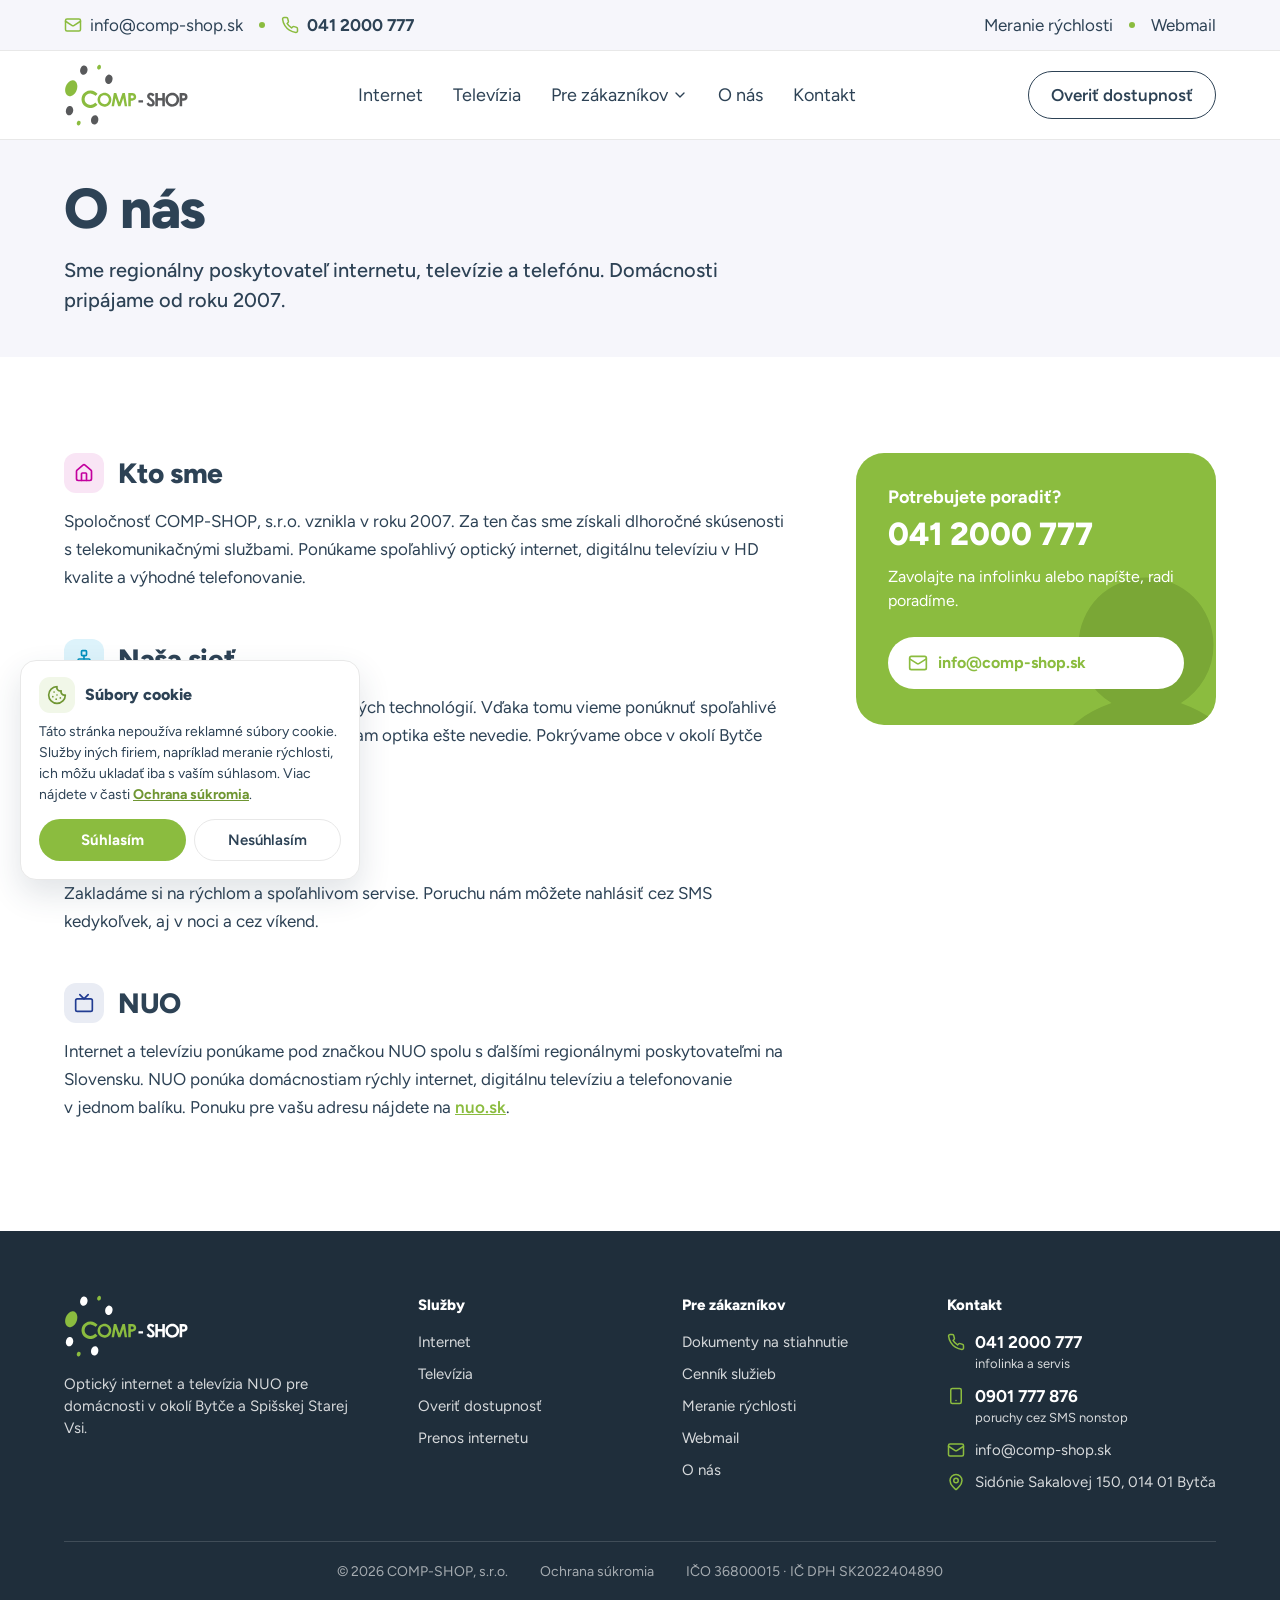
<file: o-nas/index.html>
<!DOCTYPE html>
<html lang="sk">
<head>
    <meta charset="UTF-8">
    <meta name="robots" content="noindex, nofollow">
    <meta name="viewport" content="width=device-width, initial-scale=1.0">
    <title>O nás – COMP-SHOP, poskytovateľ internetu od roku 2007</title>
    <meta name="description" content="COMP-SHOP, s.r.o. je regionálny poskytovateľ internetu, televízie a telefónu od roku 2007. Pokrývame obce v okolí Bytče a Spišskej Starej Vsi.">
        <link rel="canonical" href="https://comp-shop.sk/o-nas/">
    <meta property="og:url" content="https://mrsamiq.github.io/compshop-navrh/o-nas/">
        <meta property="og:type" content="website">
    <meta property="og:locale" content="sk_SK">
    <meta property="og:site_name" content="COMP-SHOP">
    <meta property="og:title" content="O nás – COMP-SHOP, poskytovateľ internetu od roku 2007">
    <meta property="og:description" content="COMP-SHOP, s.r.o. je regionálny poskytovateľ internetu, televízie a telefónu od roku 2007. Pokrývame obce v okolí Bytče a Spišskej Starej Vsi.">
    <meta property="og:image" content="https://mrsamiq.github.io/compshop-navrh/img/nahlad.jpg">
    <meta property="og:image:width" content="1200">
    <meta property="og:image:height" content="630">
    <meta name="twitter:card" content="summary_large_image">
    <link rel="icon" href="../img/favicon.png" sizes="32x32" type="image/png">
    <link rel="icon" href="../img/favicon-96.png" sizes="96x96" type="image/png">
    <link rel="apple-touch-icon" href="../img/apple-touch-icon.png">
    <link rel="preload" href="../fonts/figtree-latin.woff2" as="font" type="font/woff2" crossorigin>
    <link rel="preload" href="../fonts/figtree-latin-ext.woff2" as="font" type="font/woff2" crossorigin>
    <link rel="stylesheet" href="../css/style.css?v=f53845aa">
    </head>
<body>
    <div class="horny-riadok">
        <div class="wrap">
            <a class="hr-mail" href="mailto:info@comp-shop.sk"><svg class="ikona" viewBox="0 0 24 24" aria-hidden="true"><rect width="20" height="16" x="2" y="4" rx="2"/><path d="m22 7-8.97 5.7a1.94 1.94 0 0 1-2.06 0L2 7"/></svg>info@comp-shop.sk</a>
            <a class="hr-callcentrum" href="tel:+421412000777"><svg class="ikona" viewBox="0 0 24 24" aria-hidden="true"><path d="M22 16.92v3a2 2 0 0 1-2.18 2 19.79 19.79 0 0 1-8.63-3.07 19.5 19.5 0 0 1-6-6 19.79 19.79 0 0 1-3.07-8.67A2 2 0 0 1 4.11 2h3a2 2 0 0 1 2 1.72 12.84 12.84 0 0 0 .7 2.81 2 2 0 0 1-.45 2.11L8.09 9.91a16 16 0 0 0 6 6l1.27-1.27a2 2 0 0 1 2.11-.45 12.84 12.84 0 0 0 2.81.7A2 2 0 0 1 22 16.92z"/></svg>041 2000 777</a>
            <a class="hr-vpravo" href="../meranie-rychlosti/">Meranie rýchlosti</a>
            <a href="https://roundcube.hostcreators.sk/">Webmail</a>
        </div>
    </div>

    <header class="hlavicka">
        <div class="wrap">
            <a class="logo" href="../"><img src="../img/compshop-logo.svg" alt="COMP-SHOP" width="124" height="62"></a>
            <nav class="menu" id="menu" aria-label="Hlavné menu">
                <a href="../#internet">Internet</a>
                <a href="../#televizia">Televízia</a>
                <div class="menu-skupina">
                    <button class="menu-rozbal" type="button" aria-expanded="false" aria-controls="menu-zakaznici">Pre zákazníkov<svg class="ikona" viewBox="0 0 24 24" aria-hidden="true"><path d="m6 9 6 6 6-6"/></svg></button>
                    <div class="podmenu" id="menu-zakaznici">
                        <a href="../dokumenty/">Dokumenty na stiahnutie</a>
                        <a href="../cennik-2025/">Cenník služieb</a>
                        <a href="https://www.nuo.sk/comp-shop/prenos-internetu-compshop">Prenos internetu</a>
                        <a href="../meranie-rychlosti/">Meranie rýchlosti</a>
                        <a href="https://roundcube.hostcreators.sk/">Webmail</a>
                    </div>
                </div>
                <a href="../o-nas/">O nás</a>
                <a href="../kontakt/">Kontakt</a>
                <a class="btn btn-zelene" href="https://www.nuo.sk/comp-shop#filter">Overiť dostupnosť</a>
            </nav>
            <button class="menu-tlacidlo" type="button" aria-label="Menu" aria-controls="menu" aria-expanded="false"><svg class="menu-had" viewBox="0 0 100 100" aria-hidden="true"><path class="menu-had-hore" d="m 30,33 h 40 c 3.722839,0 7.5,3.126468 7.5,8.578427 0,5.451959 -2.727029,8.421573 -7.5,8.421573 h -20"/><path class="menu-had-stred" d="m 30,50 h 40"/><path class="menu-had-dole" d="m 70,67 h -40 c 0,0 -7.5,-0.802118 -7.5,-8.365747 0,-7.563629 7.5,-8.634253 7.5,-8.634253 h 20"/></svg></button>
        </div>
    </header>

    <main>
        <section class="podstranka-hlava">
            <div class="wrap">
                <h1>O nás</h1>
                <p class="uvod">Sme regionálny poskytovateľ internetu, televízie a&nbsp;telefónu. Domácnosti pripájame od roku 2007.</p>
            </div>
        </section>

        <section class="sekcia">
            <div class="wrap podstranka-obsah">
                <div class="podstranka-text">
                    <h2 class="onas-nadpis"><span class="onas-znak"><svg class="ikona" viewBox="0 0 24 24" aria-hidden="true"><path d="M15 21v-8a1 1 0 0 0-1-1h-4a1 1 0 0 0-1 1v8"/><path d="M3 10a2 2 0 0 1 .709-1.528l7-5.999a2 2 0 0 1 2.582 0l7 5.999A2 2 0 0 1 21 10v9a2 2 0 0 1-2 2H5a2 2 0 0 1-2-2z"/></svg></span>Kto sme</h2>
                    <p>Spoločnosť COMP-SHOP, s.r.o. vznikla v&nbsp;roku 2007. Za ten čas sme získali dlhoročné skúsenosti s&nbsp;telekomunikačnými službami. Ponúkame spoľahlivý optický internet, digitálnu televíziu v&nbsp;HD kvalite a&nbsp;výhodné telefonovanie.</p>

                    <h2 class="onas-nadpis"><span class="onas-znak"><svg class="ikona" viewBox="0 0 24 24" aria-hidden="true"><rect x="16" y="16" width="6" height="6" rx="1"/><rect x="2" y="16" width="6" height="6" rx="1"/><rect x="9" y="2" width="6" height="6" rx="1"/><path d="M5 16v-3a1 1 0 0 1 1-1h12a1 1 0 0 1 1 1v3"/><path d="M12 12V8"/></svg></span>Naša sieť</h2>
                    <p>Sieť budujeme z&nbsp;optických a&nbsp;bezdrôtových technológií. Vďaka tomu vieme ponúknuť spoľahlivé a&nbsp;cenovo dostupné pripojenie aj tam, kam optika ešte nevedie. Pokrývame obce v&nbsp;okolí Bytče a&nbsp;Spišskej Starej Vsi.</p>

                    <h2 class="onas-nadpis"><span class="onas-znak"><svg class="ikona" viewBox="0 0 24 24" aria-hidden="true"><path d="M14.7 6.3a1 1 0 0 0 0 1.4l1.6 1.6a1 1 0 0 0 1.4 0l3.77-3.77a6 6 0 0 1-7.94 7.94l-6.91 6.91a2.12 2.12 0 0 1-3-3l6.91-6.91a6 6 0 0 1 7.94-7.94l-3.76 3.76z"/></svg></span>Servis</h2>
                    <p>Zakladáme si na rýchlom a&nbsp;spoľahlivom servise. Poruchu nám môžete nahlásiť cez SMS kedykoľvek, aj v&nbsp;noci a&nbsp;cez víkend.</p>

                    <h2 class="onas-nadpis"><span class="onas-znak"><svg class="ikona" viewBox="0 0 24 24" aria-hidden="true"><rect width="20" height="15" x="2" y="7" rx="2" ry="2"/><polyline points="17 2 12 7 7 2"/></svg></span>NUO</h2>
                    <p>Internet a&nbsp;televíziu ponúkame pod značkou NUO spolu s&nbsp;ďalšími regionálnymi poskytovateľmi na Slovensku. NUO ponúka domácnostiam rýchly internet, digitálnu televíziu a&nbsp;telefonovanie v&nbsp;jednom balíku. Ponuku pre vašu adresu nájdete na <a href="https://www.nuo.sk/comp-shop#filter">nuo.sk</a>.</p>
                </div>
                <aside class="podstranka-bok">
                    <div class="bok-karta">
                        <svg class="bok-ikona" viewBox="0 0 1024 1024" aria-hidden="true"><path d="M924 880Q919 887 912 891.5L912 891.5Q905 896 896 896Q896 896 896 896L896 896Q896 896 896 896L128 896Q115 896 105.5 886.5L105.5 886.5Q96 877 96 864Q96 860 97 855.5L97 855.5Q98 851 100 848L100 848Q123 809 152 775Q181 741 214.5 713.5L214.5 713.5Q248 686 286 666Q324 645 365 631Q301 593 262.5 527.5L262.5 527.5Q224 462 224 384Q224 324 247 272Q269 219 308 180L308 180Q347 141 400 119Q452 96 512 96Q572 96 624 119Q677 141 716 180L716 180Q755 219 777 272Q800 324 800 384Q800 462 761.5 527.5L761.5 527.5Q723 593 661 631L659 631Q700 645 738 666Q776 686 809.5 713.5L809.5 713.5Q843 741 872 775Q901 809 924 848Q926 851 927 855.5L927 855.5Q928 860 928 864Q928 868 927 872.5L927 872.5Q926 877 924 880L924 880L924 880Z"/></svg>
                        <h3>Potrebujete poradiť?</h3>
                        <a class="bok-telefon" href="tel:+421412000777">041 2000 777</a>
                        <p>Zavolajte na infolinku alebo napíšte, radi poradíme.</p>
                        <a class="btn" href="mailto:info@comp-shop.sk"><svg class="ikona" viewBox="0 0 24 24" aria-hidden="true"><rect width="20" height="16" x="2" y="4" rx="2"/><path d="m22 7-8.97 5.7a1.94 1.94 0 0 1-2.06 0L2 7"/></svg>info@comp-shop.sk</a>
                    </div>
                </aside>
            </div>
        </section>
    </main>

    <footer class="paticka">
        <div class="wrap paticka-stlpce">
            <div class="paticka-firma">
                <a class="logo" href="../"><img src="../img/compshop-logo-biele.svg" alt="COMP-SHOP" width="124" height="62"></a>
                <p>Optický internet a televízia NUO pre domácnosti v okolí Bytče a Spišskej Starej Vsi.</p>
            </div>
            <div>
                <h2>Služby</h2>
                <ul>
                    <li><a href="../#internet">Internet</a></li>
                    <li><a href="../#televizia">Televízia</a></li>
                    <li><a href="https://www.nuo.sk/comp-shop#filter">Overiť dostupnosť</a></li>
                    <li><a href="https://www.nuo.sk/comp-shop/prenos-internetu-compshop">Prenos internetu</a></li>
                </ul>
            </div>
            <div>
                <h2>Pre zákazníkov</h2>
                <ul>
                    <li><a href="../dokumenty/">Dokumenty na stiahnutie</a></li>
                    <li><a href="../cennik-2025/">Cenník služieb</a></li>
                    <li><a href="../meranie-rychlosti/">Meranie rýchlosti</a></li>
                    <li><a href="https://roundcube.hostcreators.sk/">Webmail</a></li>
                    <li><a href="../o-nas/">O nás</a></li>
                </ul>
            </div>
            <div class="paticka-kontakt">
                <h2>Kontakt</h2>
                <ul>
                    <li><svg class="ikona" viewBox="0 0 24 24" aria-hidden="true"><path d="M22 16.92v3a2 2 0 0 1-2.18 2 19.79 19.79 0 0 1-8.63-3.07 19.5 19.5 0 0 1-6-6 19.79 19.79 0 0 1-3.07-8.67A2 2 0 0 1 4.11 2h3a2 2 0 0 1 2 1.72 12.84 12.84 0 0 0 .7 2.81 2 2 0 0 1-.45 2.11L8.09 9.91a16 16 0 0 0 6 6l1.27-1.27a2 2 0 0 1 2.11-.45 12.84 12.84 0 0 0 2.81.7A2 2 0 0 1 22 16.92z"/></svg><a href="tel:+421412000777"><b>041 2000 777</b><small>infolinka a servis</small></a></li>
                    <li><svg class="ikona" viewBox="0 0 24 24" aria-hidden="true"><rect width="14" height="20" x="5" y="2" rx="2" ry="2"/><path d="M12 18h.01"/></svg><a href="sms:+421901777876"><b>0901 777 876</b><small>poruchy cez SMS nonstop</small></a></li>
                    <li><svg class="ikona" viewBox="0 0 24 24" aria-hidden="true"><rect width="20" height="16" x="2" y="4" rx="2"/><path d="m22 7-8.97 5.7a1.94 1.94 0 0 1-2.06 0L2 7"/></svg><a href="mailto:info@comp-shop.sk">info@comp-shop.sk</a></li>
                    <li><svg class="ikona" viewBox="0 0 24 24" aria-hidden="true"><path d="M20 10c0 4.993-5.539 10.193-7.399 11.799a1 1 0 0 1-1.202 0C9.539 20.193 4 14.993 4 10a8 8 0 0 1 16 0"/><circle cx="12" cy="10" r="3"/></svg><a href="../kontakt/">Sidónie Sakalovej 150, 014 01 Bytča</a></li>
                </ul>
            </div>
        </div>
        <div class="wrap paticka-spodok">
            <span>© 2026 COMP-SHOP, s.r.o.</span>
            <a href="../ochrana-sukromia/">Ochrana súkromia</a>
            <span>IČO 36800015 · IČ DPH SK2022404890</span>
        </div>
    </footer>

    <button class="na-vrch" type="button" aria-label="Späť hore" tabindex="-1"><svg class="ikona" viewBox="0 0 24 24" aria-hidden="true"><path d="m5 12 7-7 7 7"/><path d="M12 19V5"/></svg></button>

    <div class="cookie" role="region" aria-labelledby="cookie-nadpis" hidden>
        <div class="cookie-hlava">
            <span class="cookie-znak"><svg class="ikona" viewBox="0 0 24 24" aria-hidden="true"><path d="M12 2a10 10 0 1 0 10 10 4 4 0 0 1-5-5 4 4 0 0 1-5-5"/><path d="M8.5 8.5v.01"/><path d="M16 15.5v.01"/><path d="M12 12v.01"/><path d="M11 17v.01"/><path d="M7 14v.01"/></svg></span>
            <strong id="cookie-nadpis">Súbory cookie</strong>
        </div>
        <p>Táto stránka nepoužíva reklamné súbory cookie. Služby iných firiem, napríklad meranie rýchlosti, ich môžu ukladať iba s&nbsp;vaším súhlasom. Viac nájdete v&nbsp;časti <a href="../ochrana-sukromia/">Ochrana súkromia</a>.</p>
        <div class="cookie-tlacidla">
            <button class="btn cookie-suhlas" type="button" data-volba="ano">Súhlasím</button>
            <button class="btn btn-obrys cookie-nesuhlas" type="button" data-volba="nie">Nesúhlasím</button>
        </div>
    </div>

    <script src="../js/main.js?v=e09a2583"></script>
    <script async src="https://ottoai.sk/widget.js" data-otto-key="pk_9c2c59f55a49dc04" data-otto-suhlas="compshop-cookie=ano"></script>
</body>
</html>
</file>
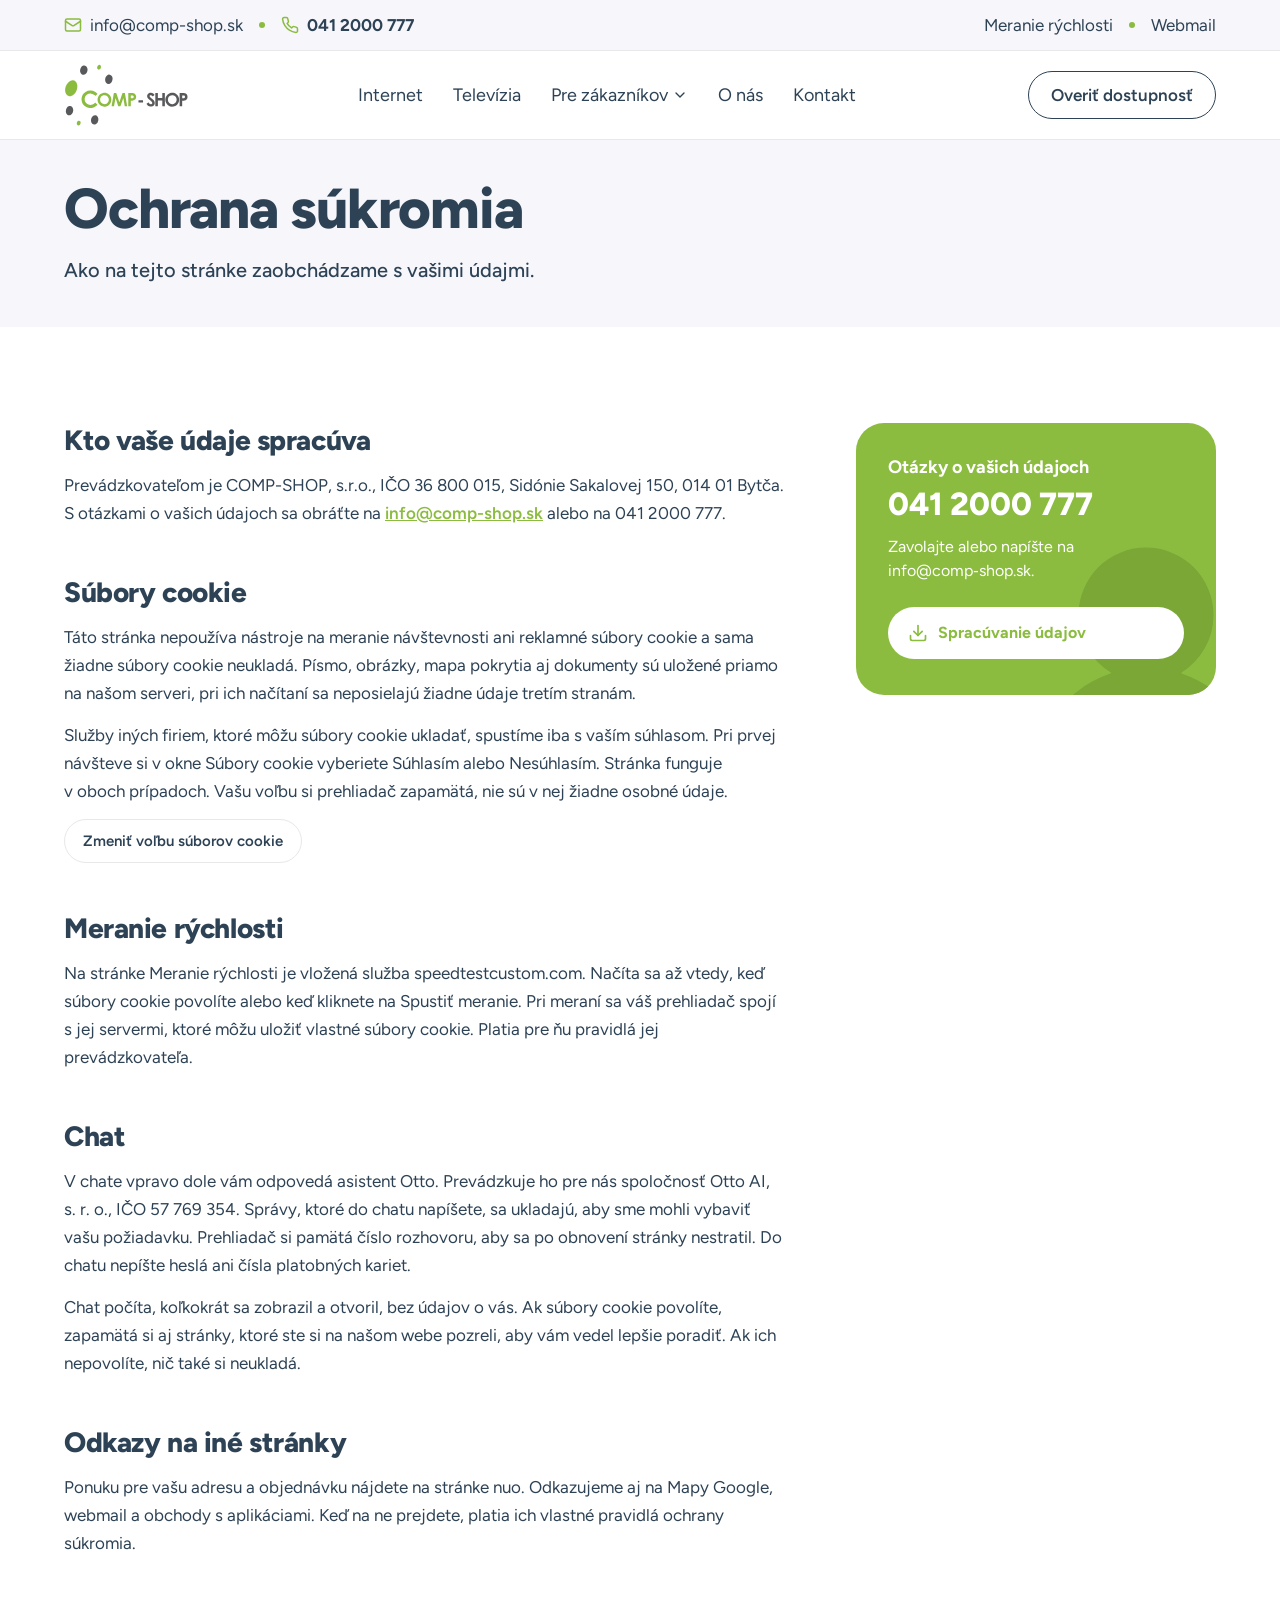
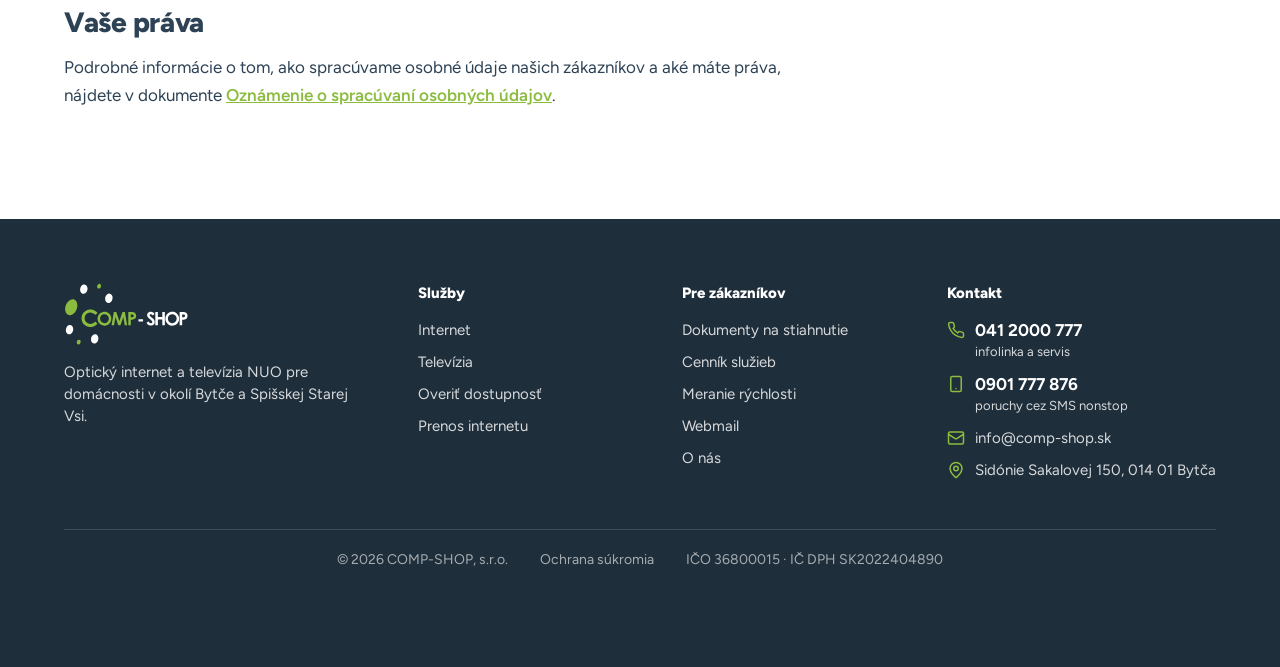
<file: ochrana-sukromia/index.html>
<!DOCTYPE html>
<html lang="sk">
<head>
    <meta charset="UTF-8">
    <meta name="robots" content="noindex, nofollow">
    <meta name="viewport" content="width=device-width, initial-scale=1.0">
    <title>Ochrana súkromia a súbory cookie – COMP-SHOP</title>
    <meta name="description" content="Ako COMP-SHOP na tejto stránke zaobchádza s vašimi údajmi: súbory cookie, meranie rýchlosti, odkazy na iné stránky a vaše práva.">
        <link rel="canonical" href="https://comp-shop.sk/ochrana-sukromia/">
    <meta property="og:url" content="https://mrsamiq.github.io/compshop-navrh/ochrana-sukromia/">
        <meta property="og:type" content="website">
    <meta property="og:locale" content="sk_SK">
    <meta property="og:site_name" content="COMP-SHOP">
    <meta property="og:title" content="Ochrana súkromia a súbory cookie – COMP-SHOP">
    <meta property="og:description" content="Ako COMP-SHOP na tejto stránke zaobchádza s vašimi údajmi: súbory cookie, meranie rýchlosti, odkazy na iné stránky a vaše práva.">
    <meta property="og:image" content="https://mrsamiq.github.io/compshop-navrh/img/nahlad.jpg">
    <meta property="og:image:width" content="1200">
    <meta property="og:image:height" content="630">
    <meta name="twitter:card" content="summary_large_image">
    <link rel="icon" href="../img/favicon.png" sizes="32x32" type="image/png">
    <link rel="icon" href="../img/favicon-96.png" sizes="96x96" type="image/png">
    <link rel="apple-touch-icon" href="../img/apple-touch-icon.png">
    <link rel="preload" href="../fonts/figtree-latin.woff2" as="font" type="font/woff2" crossorigin>
    <link rel="preload" href="../fonts/figtree-latin-ext.woff2" as="font" type="font/woff2" crossorigin>
    <link rel="stylesheet" href="../css/style.css?v=f53845aa">
    </head>
<body>
    <div class="horny-riadok">
        <div class="wrap">
            <a class="hr-mail" href="mailto:info@comp-shop.sk"><svg class="ikona" viewBox="0 0 24 24" aria-hidden="true"><rect width="20" height="16" x="2" y="4" rx="2"/><path d="m22 7-8.97 5.7a1.94 1.94 0 0 1-2.06 0L2 7"/></svg>info@comp-shop.sk</a>
            <a class="hr-callcentrum" href="tel:+421412000777"><svg class="ikona" viewBox="0 0 24 24" aria-hidden="true"><path d="M22 16.92v3a2 2 0 0 1-2.18 2 19.79 19.79 0 0 1-8.63-3.07 19.5 19.5 0 0 1-6-6 19.79 19.79 0 0 1-3.07-8.67A2 2 0 0 1 4.11 2h3a2 2 0 0 1 2 1.72 12.84 12.84 0 0 0 .7 2.81 2 2 0 0 1-.45 2.11L8.09 9.91a16 16 0 0 0 6 6l1.27-1.27a2 2 0 0 1 2.11-.45 12.84 12.84 0 0 0 2.81.7A2 2 0 0 1 22 16.92z"/></svg>041 2000 777</a>
            <a class="hr-vpravo" href="../meranie-rychlosti/">Meranie rýchlosti</a>
            <a href="https://roundcube.hostcreators.sk/">Webmail</a>
        </div>
    </div>

    <header class="hlavicka">
        <div class="wrap">
            <a class="logo" href="../"><img src="../img/compshop-logo.svg" alt="COMP-SHOP" width="124" height="62"></a>
            <nav class="menu" id="menu" aria-label="Hlavné menu">
                <a href="../#internet">Internet</a>
                <a href="../#televizia">Televízia</a>
                <div class="menu-skupina">
                    <button class="menu-rozbal" type="button" aria-expanded="false" aria-controls="menu-zakaznici">Pre zákazníkov<svg class="ikona" viewBox="0 0 24 24" aria-hidden="true"><path d="m6 9 6 6 6-6"/></svg></button>
                    <div class="podmenu" id="menu-zakaznici">
                        <a href="../dokumenty/">Dokumenty na stiahnutie</a>
                        <a href="../cennik-2025/">Cenník služieb</a>
                        <a href="https://www.nuo.sk/comp-shop/prenos-internetu-compshop">Prenos internetu</a>
                        <a href="../meranie-rychlosti/">Meranie rýchlosti</a>
                        <a href="https://roundcube.hostcreators.sk/">Webmail</a>
                    </div>
                </div>
                <a href="../o-nas/">O nás</a>
                <a href="../kontakt/">Kontakt</a>
                <a class="btn btn-zelene" href="https://www.nuo.sk/comp-shop#filter">Overiť dostupnosť</a>
            </nav>
            <button class="menu-tlacidlo" type="button" aria-label="Menu" aria-controls="menu" aria-expanded="false"><svg class="menu-had" viewBox="0 0 100 100" aria-hidden="true"><path class="menu-had-hore" d="m 30,33 h 40 c 3.722839,0 7.5,3.126468 7.5,8.578427 0,5.451959 -2.727029,8.421573 -7.5,8.421573 h -20"/><path class="menu-had-stred" d="m 30,50 h 40"/><path class="menu-had-dole" d="m 70,67 h -40 c 0,0 -7.5,-0.802118 -7.5,-8.365747 0,-7.563629 7.5,-8.634253 7.5,-8.634253 h 20"/></svg></button>
        </div>
    </header>

    <main>
        <section class="podstranka-hlava">
            <div class="wrap">
                <h1>Ochrana súkromia</h1>
                <p class="uvod">Ako na tejto stránke zaobchádzame s&nbsp;vašimi údajmi.</p>
            </div>
        </section>

        <section class="sekcia">
            <div class="wrap podstranka-obsah">
                <div class="podstranka-text">
                    <h2>Kto vaše údaje spracúva</h2>
                    <p>Prevádzkovateľom je COMP-SHOP, s.r.o., IČO 36 800 015, Sidónie Sakalovej 150, 014 01 Bytča. S&nbsp;otázkami o&nbsp;vašich údajoch sa obráťte na <a href="mailto:info@comp-shop.sk">info@comp-shop.sk</a> alebo na 041 2000 777.</p>

                    <h2>Súbory cookie</h2>
                    <p>Táto stránka nepoužíva nástroje na meranie návštevnosti ani reklamné súbory cookie a sama žiadne súbory cookie neukladá. Písmo, obrázky, mapa pokrytia aj dokumenty sú uložené priamo na našom serveri, pri ich načítaní sa neposielajú žiadne údaje tretím stranám.</p>
                    <p>Služby iných firiem, ktoré môžu súbory cookie ukladať, spustíme iba s&nbsp;vaším súhlasom. Pri prvej návšteve si v&nbsp;okne Súbory cookie vyberiete Súhlasím alebo Nesúhlasím. Stránka funguje v&nbsp;oboch prípadoch. Vašu voľbu si prehliadač zapamätá, nie sú v&nbsp;nej žiadne osobné údaje.</p>
                    <p><button class="btn btn-obrys cookie-zmenit" type="button">Zmeniť voľbu súborov cookie</button></p>

                    <h2>Meranie rýchlosti</h2>
                    <p>Na stránke Meranie rýchlosti je vložená služba speedtestcustom.com. Načíta sa až vtedy, keď súbory cookie povolíte alebo keď kliknete na Spustiť meranie. Pri meraní sa váš prehliadač spojí s&nbsp;jej servermi, ktoré môžu uložiť vlastné súbory cookie. Platia pre ňu pravidlá jej prevádzkovateľa.</p>

                    <h2>Chat</h2>
                    <p>V&nbsp;chate vpravo dole vám odpovedá asistent Otto. Prevádzkuje ho pre nás spoločnosť Otto AI, s.&nbsp;r.&nbsp;o., IČO 57&nbsp;769&nbsp;354. Správy, ktoré do chatu napíšete, sa ukladajú, aby sme mohli vybaviť vašu požiadavku. Prehliadač si pamätá číslo rozhovoru, aby sa po obnovení stránky nestratil. Do chatu nepíšte heslá ani čísla platobných kariet.</p>
                    <p>Chat počíta, koľkokrát sa zobrazil a&nbsp;otvoril, bez údajov o&nbsp;vás. Ak súbory cookie povolíte, zapamätá si aj stránky, ktoré ste si na našom webe pozreli, aby vám vedel lepšie poradiť. Ak ich nepovolíte, nič také si neukladá.</p>

                    <h2>Odkazy na iné stránky</h2>
                    <p>Ponuku pre vašu adresu a&nbsp;objednávku nájdete na stránke nuo. Odkazujeme aj na Mapy Google, webmail a&nbsp;obchody s&nbsp;aplikáciami. Keď na ne prejdete, platia ich vlastné pravidlá ochrany súkromia.</p>

                    <h2>Vaše práva</h2>
                    <p>Podrobné informácie o&nbsp;tom, ako spracúvame osobné údaje našich zákazníkov a&nbsp;aké máte práva, nájdete v&nbsp;dokumente <a href="../subory/2022/06/GPDR-WWW-COMP-SHOP.pdf">Oznámenie o&nbsp;spracúvaní osobných údajov</a>.</p>
                </div>
                <aside class="podstranka-bok">
                    <div class="bok-karta">
                        <svg class="bok-ikona" viewBox="0 0 1024 1024" aria-hidden="true"><path d="M924 880Q919 887 912 891.5L912 891.5Q905 896 896 896Q896 896 896 896L896 896Q896 896 896 896L128 896Q115 896 105.5 886.5L105.5 886.5Q96 877 96 864Q96 860 97 855.5L97 855.5Q98 851 100 848L100 848Q123 809 152 775Q181 741 214.5 713.5L214.5 713.5Q248 686 286 666Q324 645 365 631Q301 593 262.5 527.5L262.5 527.5Q224 462 224 384Q224 324 247 272Q269 219 308 180L308 180Q347 141 400 119Q452 96 512 96Q572 96 624 119Q677 141 716 180L716 180Q755 219 777 272Q800 324 800 384Q800 462 761.5 527.5L761.5 527.5Q723 593 661 631L659 631Q700 645 738 666Q776 686 809.5 713.5L809.5 713.5Q843 741 872 775Q901 809 924 848Q926 851 927 855.5L927 855.5Q928 860 928 864Q928 868 927 872.5L927 872.5Q926 877 924 880L924 880L924 880Z"/></svg>
                        <h3>Otázky o&nbsp;vašich údajoch</h3>
                        <a class="bok-telefon" href="tel:+421412000777">041 2000 777</a>
                        <p>Zavolajte alebo napíšte na info@comp&#8209;shop.sk.</p>
                        <a class="btn" href="../subory/2022/06/GPDR-WWW-COMP-SHOP.pdf"><svg class="ikona" viewBox="0 0 24 24" aria-hidden="true"><path d="M21 15v4a2 2 0 0 1-2 2H5a2 2 0 0 1-2-2v-4"/><path d="m7 10 5 5 5-5"/><path d="M12 15V3"/></svg>Spracúvanie údajov</a>
                    </div>
                </aside>
            </div>
        </section>
    </main>

    <footer class="paticka">
        <div class="wrap paticka-stlpce">
            <div class="paticka-firma">
                <a class="logo" href="../"><img src="../img/compshop-logo-biele.svg" alt="COMP-SHOP" width="124" height="62"></a>
                <p>Optický internet a televízia NUO pre domácnosti v okolí Bytče a Spišskej Starej Vsi.</p>
            </div>
            <div>
                <h2>Služby</h2>
                <ul>
                    <li><a href="../#internet">Internet</a></li>
                    <li><a href="../#televizia">Televízia</a></li>
                    <li><a href="https://www.nuo.sk/comp-shop#filter">Overiť dostupnosť</a></li>
                    <li><a href="https://www.nuo.sk/comp-shop/prenos-internetu-compshop">Prenos internetu</a></li>
                </ul>
            </div>
            <div>
                <h2>Pre zákazníkov</h2>
                <ul>
                    <li><a href="../dokumenty/">Dokumenty na stiahnutie</a></li>
                    <li><a href="../cennik-2025/">Cenník služieb</a></li>
                    <li><a href="../meranie-rychlosti/">Meranie rýchlosti</a></li>
                    <li><a href="https://roundcube.hostcreators.sk/">Webmail</a></li>
                    <li><a href="../o-nas/">O nás</a></li>
                </ul>
            </div>
            <div class="paticka-kontakt">
                <h2>Kontakt</h2>
                <ul>
                    <li><svg class="ikona" viewBox="0 0 24 24" aria-hidden="true"><path d="M22 16.92v3a2 2 0 0 1-2.18 2 19.79 19.79 0 0 1-8.63-3.07 19.5 19.5 0 0 1-6-6 19.79 19.79 0 0 1-3.07-8.67A2 2 0 0 1 4.11 2h3a2 2 0 0 1 2 1.72 12.84 12.84 0 0 0 .7 2.81 2 2 0 0 1-.45 2.11L8.09 9.91a16 16 0 0 0 6 6l1.27-1.27a2 2 0 0 1 2.11-.45 12.84 12.84 0 0 0 2.81.7A2 2 0 0 1 22 16.92z"/></svg><a href="tel:+421412000777"><b>041 2000 777</b><small>infolinka a servis</small></a></li>
                    <li><svg class="ikona" viewBox="0 0 24 24" aria-hidden="true"><rect width="14" height="20" x="5" y="2" rx="2" ry="2"/><path d="M12 18h.01"/></svg><a href="sms:+421901777876"><b>0901 777 876</b><small>poruchy cez SMS nonstop</small></a></li>
                    <li><svg class="ikona" viewBox="0 0 24 24" aria-hidden="true"><rect width="20" height="16" x="2" y="4" rx="2"/><path d="m22 7-8.97 5.7a1.94 1.94 0 0 1-2.06 0L2 7"/></svg><a href="mailto:info@comp-shop.sk">info@comp-shop.sk</a></li>
                    <li><svg class="ikona" viewBox="0 0 24 24" aria-hidden="true"><path d="M20 10c0 4.993-5.539 10.193-7.399 11.799a1 1 0 0 1-1.202 0C9.539 20.193 4 14.993 4 10a8 8 0 0 1 16 0"/><circle cx="12" cy="10" r="3"/></svg><a href="../kontakt/">Sidónie Sakalovej 150, 014 01 Bytča</a></li>
                </ul>
            </div>
        </div>
        <div class="wrap paticka-spodok">
            <span>© 2026 COMP-SHOP, s.r.o.</span>
            <a href="../ochrana-sukromia/">Ochrana súkromia</a>
            <span>IČO 36800015 · IČ DPH SK2022404890</span>
        </div>
    </footer>

    <button class="na-vrch" type="button" aria-label="Späť hore" tabindex="-1"><svg class="ikona" viewBox="0 0 24 24" aria-hidden="true"><path d="m5 12 7-7 7 7"/><path d="M12 19V5"/></svg></button>

    <div class="cookie" role="region" aria-labelledby="cookie-nadpis" hidden>
        <div class="cookie-hlava">
            <span class="cookie-znak"><svg class="ikona" viewBox="0 0 24 24" aria-hidden="true"><path d="M12 2a10 10 0 1 0 10 10 4 4 0 0 1-5-5 4 4 0 0 1-5-5"/><path d="M8.5 8.5v.01"/><path d="M16 15.5v.01"/><path d="M12 12v.01"/><path d="M11 17v.01"/><path d="M7 14v.01"/></svg></span>
            <strong id="cookie-nadpis">Súbory cookie</strong>
        </div>
        <p>Táto stránka nepoužíva reklamné súbory cookie. Služby iných firiem, napríklad meranie rýchlosti, ich môžu ukladať iba s&nbsp;vaším súhlasom. Viac nájdete v&nbsp;časti <a href="../ochrana-sukromia/">Ochrana súkromia</a>.</p>
        <div class="cookie-tlacidla">
            <button class="btn cookie-suhlas" type="button" data-volba="ano">Súhlasím</button>
            <button class="btn btn-obrys cookie-nesuhlas" type="button" data-volba="nie">Nesúhlasím</button>
        </div>
    </div>

    <script src="../js/main.js?v=e09a2583"></script>
    <script async src="https://ottoai.sk/widget.js" data-otto-key="pk_9c2c59f55a49dc04" data-otto-suhlas="compshop-cookie=ano"></script>
</body>
</html>
</file>
<file: css/style.css>
:root {
    --cyan: #C3009E;
    --cyan-gradient: linear-gradient(270deg, #D700AF 0%, #D211AE 100%);
    --blue-dark: #213C92;
    --blue: #00A9E0;
    --green: #7AB800;
    --green-dark: #00783F;
    --gray: #F6F6FB;
    --base: #2D4255;
    --border: #E8E8E8;
    --muted: #6B7785;
    --zelena: #8BBC3F;
    --tmava: #2C2A29;
    --zelena-tmava: #6F9632;
    --tint-zelena: #F1F7E8;
    --tint-ruzova: #F9E5F5;
    --tint-modra: #DDF3FB;
    --wrap: 1200px;
}

@font-face {
    font-family: 'Figtree';
    font-style: normal;
    font-weight: 300 900;
    font-display: swap;
    src: url("../fonts/figtree-latin-ext.woff2") format("woff2");
    unicode-range: U+0100-02BA, U+02BD-02C5, U+02C7-02CC, U+02CE-02D7, U+02DD-02FF, U+0304, U+0308, U+0329, U+1D00-1DBF, U+1E00-1E9F, U+1EF2-1EFF, U+2020, U+20A0-20AB, U+20AD-20C4, U+2113, U+2C60-2C7F, U+A720-A7FF;
}

@font-face {
    font-family: 'Figtree';
    font-style: normal;
    font-weight: 300 900;
    font-display: swap;
    src: url("../fonts/figtree-latin.woff2") format("woff2");
    unicode-range: U+0000-00FF, U+0131, U+0152-0153, U+02BB-02BC, U+02C6, U+02DA, U+02DC, U+0304, U+0308, U+0329, U+2000-206F, U+20AC, U+2122, U+2191, U+2193, U+2212, U+2215, U+FEFF, U+FFFD;
}

* { box-sizing: border-box; }

html { scroll-behavior: smooth; scroll-padding-top: 100px; }

body {
    margin: 0;
    font-family: 'Figtree', system-ui, sans-serif;
    font-size: 16px;
    line-height: 24px;
    color: var(--base);
    background: #fff;
    -webkit-font-smoothing: antialiased;
}

a { color: inherit; }

h1, h2, h3 { margin: 0; }

a:focus-visible, button:focus-visible, input:focus-visible, textarea:focus-visible {
    outline: 3px solid var(--blue);
    outline-offset: 2px;
}

.wrap {
    max-width: var(--wrap);
    margin: 0 auto;
    padding: 0 24px;
}

.ikona {
    width: 20px;
    height: 20px;
    flex: none;
    fill: none;
    stroke: currentColor;
    stroke-width: 2;
    stroke-linecap: round;
    stroke-linejoin: round;
}

.horny-riadok {
    background: var(--gray);
    border-bottom: 1px solid var(--border);
    font-size: 17px;
    line-height: 24px;
}

.horny-riadok .wrap {
    display: flex;
    align-items: center;
    height: 50px;
}

.horny-riadok a {
    display: inline-flex;
    align-items: center;
    white-space: nowrap;
    text-decoration: none;
}

.horny-riadok a:hover { color: var(--zelena-tmava); }
.horny-riadok .wrap > a + a::before { content: ""; width: 6px; height: 6px; margin: 0 16px; border-radius: 50%; background: var(--zelena); }
.horny-riadok .wrap > .hr-vpravo::before { display: none; }
.hr-callcentrum { font-weight: 700; }
.horny-riadok .ikona { flex: none; width: 18px; height: 18px; margin-right: 8px; color: var(--zelena); }
.hr-vpravo { margin-left: auto; }

.hlavicka {
    position: sticky;
    top: 0;
    z-index: 30;
    background: #fff;
    border-bottom: 1px solid var(--border);
}

.hlavicka .wrap {
    display: flex;
    align-items: center;
    gap: 28px;
    height: 88px;
}

.logo {
    display: flex;
    flex: none;
    align-items: center;
    gap: 10px;
    white-space: nowrap;
    text-decoration: none;
}

.logo img { display: block; width: 124px; height: 62px; }

.menu {
    display: flex;
    align-items: center;
    gap: 30px;
    margin-left: auto;
    font-size: 18px;
    font-weight: 400;
}

.menu a { text-decoration: none; white-space: nowrap; }
.menu a:not(.btn):hover { color: var(--zelena); }

.btn {
    display: inline-flex;
    align-items: center;
    justify-content: center;
    gap: 10px;
    padding: 15px 30px;
    border: 0;
    border-radius: 100px;
    font-family: inherit;
    font-size: 17px;
    line-height: 24px;
    font-weight: 700;
    text-decoration: none;
    cursor: pointer;
}

.btn-obrys {
    padding: 9px 18px;
    border: 1.5px solid var(--border);
    background: #fff;
    font-size: 15px;
    font-weight: 600;
    color: var(--base);
}

.btn-obrys:hover { border-color: var(--base); }

.btn-zelene { background: var(--zelena); color: #fff; }
.btn-zelene:hover { background: var(--zelena-tmava); }
.btn-ruzove { background: var(--cyan); color: #fff; }
.btn-ruzove:hover { background: #A60086; }
.btn-modre { background: var(--blue); color: #fff; }
.btn-modre:hover { background: #0090BE; }
.menu .btn-zelene { padding: 11px 22px; border: 1.5px solid var(--base); background: #fff; color: var(--base); font-size: 17px; font-weight: 600; }
.menu .btn-zelene:hover { border-color: var(--zelena); background: #fff; color: var(--zelena-tmava); }

.menu-skupina { position: relative; }

.menu-rozbal {
    display: inline-flex;
    align-items: center;
    gap: 4px;
    padding: 0;
    border: 0;
    background: none;
    font: inherit;
    color: inherit;
    white-space: nowrap;
    cursor: pointer;
}

.menu-rozbal:hover { color: var(--zelena); }
.menu-rozbal .ikona { width: 16px; height: 16px; transition: transform 0.2s; }
.menu-skupina.je-otvorene .menu-rozbal .ikona { transform: rotate(180deg); }

.podmenu {
    display: none;
    position: absolute;
    z-index: 40;
    top: calc(100% + 26px);
    left: -18px;
    min-width: 250px;
    padding: 8px;
    background: #fff;
    border: 1px solid var(--border);
    border-radius: 16px;
    box-shadow: 0 16px 30px rgba(45, 66, 85, 0.12);
}

.podmenu::before { content: ""; position: absolute; top: -28px; left: 0; right: 0; height: 28px; }
.podmenu a { display: block; padding: 10px 14px; border-radius: 10px; }
.podmenu a:hover { background: var(--gray); }
.menu-skupina.je-otvorene .podmenu { display: block; }

@media (min-width: 1181px) {
    .menu-skupina:hover .podmenu { display: block; }
    .menu-skupina:hover .menu-rozbal .ikona { transform: rotate(180deg); }
    .menu { flex: 1; }
    .menu > a:first-child { margin-left: auto; }
    .menu .btn { margin-left: auto; }
}

.menu-tlacidlo {
    display: none;
    margin-left: auto;
    width: 44px;
    height: 44px;
    align-items: center;
    justify-content: center;
    border: 1.5px solid var(--border);
    border-radius: 50%;
    background: #fff;
    color: var(--base);
    cursor: pointer;
    -webkit-tap-highlight-color: transparent;
}

.menu-had { width: 32px; height: 32px; transition: transform 800ms; }
.menu-had path { fill: none; stroke: currentColor; stroke-width: 5.2; stroke-linecap: round; transition: stroke-dasharray 800ms, stroke-dashoffset 800ms; }
.menu-had-hore { stroke-dasharray: 40 160; }
.menu-had .menu-had-stred { stroke-dasharray: 40 142; transform-origin: 50%; transition: transform 800ms; }
.menu-had .menu-had-dole { stroke-dasharray: 40 85; transform-origin: 50%; transition: transform 800ms, stroke-dashoffset 800ms; }
.menu-tlacidlo[aria-expanded="true"] .menu-had { transform: rotate(45deg); }
.menu-tlacidlo[aria-expanded="true"] .menu-had-hore, .menu-tlacidlo[aria-expanded="true"] .menu-had-dole { stroke-dashoffset: -64px; }
.menu-tlacidlo[aria-expanded="true"] .menu-had-stred { transform: rotate(90deg); }

.hero { padding: 28px 0 80px; }

.hero-riadok {
    display: flex;
    justify-content: space-between;
    align-items: baseline;
    gap: 24px;
    margin-bottom: 24px;
}

.hero h1 {
    font-size: 28px;
    line-height: 36px;
    font-weight: 800;
    letter-spacing: -0.01em;
}

.dlazdice {
    display: grid;
    grid-template-columns: repeat(4, minmax(0, 1fr));
    gap: 16px;
    text-align: left;
}

.dlazdica {
    position: relative;
    z-index: 0;
    overflow: hidden;
    display: flex;
    flex-direction: column;
    justify-content: space-between;
    min-height: 400px;
    padding: 28px 26px 26px;
    border-radius: 24px;
    color: #fff;
    text-decoration: none;
    transition: transform 0.2s ease;
}

.dlazdica:hover { transform: translateY(-3px); }

.dlazdica-nazov {
    position: relative;
    z-index: 1;
    display: block;
    font-size: 30px;
    line-height: 1.12;
    font-weight: 800;
    letter-spacing: -0.015em;
}

.dlazdica-ikona {
    position: absolute;
    right: -70px;
    bottom: 40px;
    width: 300px;
    height: 300px;
}

.dlazdica-tlacidlo {
    position: relative;
    z-index: 1;
    align-self: flex-start;
    padding: 11px 20px;
    border-radius: 100px;
    background: #fff;
    font-size: 16px;
    line-height: 22px;
    font-weight: 700;
    white-space: nowrap;
}

.dlazdica-internet { background: linear-gradient(170deg, var(--cyan) 45%, #D94CBF); }
.dlazdica-internet .dlazdica-tlacidlo { color: #A60086; }
.dlazdica-internet .dlazdica-ikona { fill: #A60086; }

.dlazdica-televizia { background: linear-gradient(170deg, #0099D0, var(--blue) 45%, #51C7ED); }
.dlazdica-televizia .dlazdica-tlacidlo { color: #0081AE; }
.dlazdica-televizia .dlazdica-ikona { fill: #0090BE; }

.dlazdica-servis { background: linear-gradient(170deg, #6FA800, var(--green) 45%, #9ED146); }
.dlazdica-servis .dlazdica-tlacidlo { color: #5A8A00; }
.dlazdica-servis .dlazdica-ikona { fill: #689C00; }

.dlazdica-dokumenty { background: linear-gradient(170deg, #1B3380, var(--blue-dark) 45%, #4661B7); }
.dlazdica-dokumenty .dlazdica-tlacidlo { color: var(--blue-dark); }
.dlazdica-dokumenty .dlazdica-ikona { fill: #18307A; }

@media (max-width: 1180px) {
    .dlazdica { padding: 24px 22px 22px; }
    .dlazdica-nazov { font-size: 26px; }
    .dlazdica-tlacidlo { padding: 10px 16px; font-size: 15px; }
}

.vyhody {
    grid-column: 1 / -1;
    display: grid;
    grid-template-columns: repeat(4, minmax(0, 1fr));
    gap: 20px;
    margin: 8px 0 0;
    padding: 0;
    list-style: none;
}

.vyhody li {
    position: relative;
    z-index: 0;
    padding: 24px;
    border-radius: 20px;
    font-size: 15px;
    line-height: 22px;
}

.vyhody li::before {
    content: '';
    position: absolute;
    inset: 0;
    z-index: -1;
    border-radius: inherit;
    background: var(--gray);
    transition: transform 0.2s ease;
}

.sekcia-siva .vyhody li::before { background: #fff; }

@media (hover: hover) {
    .vyhody li:hover::before { transform: scale(1.03); }
    .subory a:hover { background: #fff; box-shadow: 0 6px 18px rgba(45, 66, 85, 0.1); }
}

.vyhody strong {
    display: block;
    margin: 16px 0 4px;
    font-size: 17px;
    line-height: 24px;
}

.vyhoda-ikona {
    display: flex;
    align-items: center;
    justify-content: center;
    width: 46px;
    height: 46px;
    border-radius: 14px;
    background: var(--tint-zelena);
    color: var(--zelena-tmava);
}

.vyhoda-ikona .ikona { width: 22px; height: 22px; }
#internet .vyhoda-ikona { background: var(--tint-ruzova); color: var(--cyan); }
#televizia .vyhoda-ikona { background: var(--tint-modra); color: #0090BE; }
#televizia .vyhody a { color: #0090BE; }

.sekcia { padding: 96px 0; }
.sekcia-siva { background: var(--gray); }
.sekcia:not(.sekcia-siva) + .sekcia:not(.sekcia-siva) { padding-top: 0; }

.sekcia-hlava { margin-bottom: 40px; }
#pokrytie .sekcia-hlava h2 { font-size: clamp(36px, 4.2vw, 60px); line-height: 1.1; }
.legenda { display: flex; flex-wrap: wrap; gap: 8px 24px; margin: 16px 0 0; padding: 0; list-style: none; font-size: 15px; line-height: 22px; color: var(--muted); }
.legenda li { display: flex; align-items: center; gap: 8px; }
.legenda-obec { width: 16px; height: 16px; border-radius: 4px; background: var(--zelena); }
.legenda-kancelaria { width: 12px; height: 12px; border: 2px solid #fff; border-radius: 50%; background: var(--base); box-shadow: 0 0 0 1px var(--base); }

.pokrytie-mapa { position: relative; }
.mapa-zdroj { margin: 8px 0 0; font-size: 12px; line-height: 16px; text-align: right; color: var(--muted); }
.mapa-zdroj a { color: inherit; }

.mapa-spat {
    position: absolute;
    top: 0;
    left: 0;
    z-index: 1;
    display: inline-flex;
    align-items: center;
    gap: 8px;
    padding: 10px 16px;
    border: 1.5px solid var(--border);
    border-radius: 100px;
    background: #fff;
    font: inherit;
    font-size: 15px;
    font-weight: 600;
    color: var(--base);
    cursor: pointer;
}

.mapa-spat .ikona { width: 18px; height: 18px; transform: rotate(180deg); }
.mapa-spat:hover { border-color: var(--base); }
.mapa-spat[hidden] { display: none; }

.pokrytie-prepinac { display: none; }

.pokrytie-prepinac button {
    padding: 10px 8px;
    border: 0;
    border-radius: 100px;
    background: none;
    font: inherit;
    font-size: 15px;
    line-height: 22px;
    font-weight: 700;
    color: var(--base);
    cursor: pointer;
}

.pokrytie-prepinac button[aria-pressed="true"] { background: var(--zelena); color: #fff; }

.pokrytie-obce { margin-top: 24px; }
.pokrytie-obce[hidden] { display: none; }
.sekcia .pokrytie-obce h3 { margin: 0 0 12px; }
.obce { display: flex; flex-wrap: wrap; gap: 8px; margin: 0; padding: 0; list-style: none; }

.obce a {
    display: inline-block;
    padding: 6px 12px;
    border-radius: 100px;
    background: #fff;
    color: var(--zelena-tmava);
    font-size: 15px;
    line-height: 22px;
    font-weight: 600;
    text-decoration: none;
}

.obce a:hover, .obce a.je-zvyraznena { background: var(--zelena); color: #fff; }

.mapa { display: block; width: 100%; height: auto; }
.mapa text { font-family: inherit; }
.mapa-krajina { fill: #fff; }
.mapa-kraje { fill: none; stroke: #D3DBE4; stroke-width: 1.5; stroke-linejoin: round; stroke-linecap: round; vector-effect: non-scaling-stroke; transition: opacity 0.4s; }
.mapa.je-priblizena .mapa-kraje { opacity: 0; }
.mapa-hranica { fill: none; stroke: #D3DBE4; stroke-width: 2; stroke-linejoin: round; vector-effect: non-scaling-stroke; pointer-events: none; }
.mapa-oblast { cursor: pointer; outline: none; }
.mapa-ziara { fill: var(--zelena); fill-opacity: 0.22; transition: opacity 0.3s; }
.mapa-oblast:hover .mapa-ziara, .mapa-oblast:focus-visible .mapa-ziara { fill-opacity: 0.4; }
.mapa-oblast:focus-visible .mapa-stitok rect { stroke: var(--blue); stroke-width: 3; }
.mapa-susedia path { fill: none; stroke: #D3DBE4; stroke-width: 1; stroke-linejoin: round; stroke-linecap: round; vector-effect: non-scaling-stroke; }
.mapa-nase-hranice { fill: none; stroke: #fff; stroke-width: 1.5; stroke-linejoin: round; stroke-linecap: round; vector-effect: non-scaling-stroke; opacity: 0; transition: opacity 0.3s; pointer-events: none; }
.mapa.je-priblizena .mapa-oblast.je-vybrana .mapa-nase-hranice { opacity: 1; }
.mapa-nase-podklad { fill: var(--zelena); transition: fill 0.3s; }
.mapa-obec path { fill: var(--zelena); fill-rule: evenodd; transition: fill 0.15s; }
.mapa a, .mapa [tabindex] { outline: none; -webkit-tap-highlight-color: transparent; }
.mapa.je-priblizena .mapa-obec:hover path, .mapa .mapa-obec.je-zvyraznena path, .mapa .mapa-obec:focus-visible path { fill: var(--zelena-tmava); }
.mapa-meno { fill: var(--base); font-weight: 700; text-anchor: middle; pointer-events: none; }
.mapa-meno-sused { fill: var(--muted); font-weight: 600; }
.mapa-meno-pozadie { fill: var(--base); pointer-events: none; }
.mapa-meno-pozadie + .mapa-meno { fill: #fff; }
.mapa-kancelaria-bod { fill: var(--base); stroke: #fff; stroke-width: 2; vector-effect: non-scaling-stroke; pointer-events: none; }
.mapa-susedia, .mapa-mena, .mapa-kancelaria-bod { opacity: 0; transition: opacity 0.3s; }
.mapa-stitok { transition: opacity 0.3s; }
.mapa.je-priblizena .mapa-oblast { cursor: default; }
.mapa-oblast-mena { pointer-events: none; }
.mapa-mena-mobil { display: none; }
.mapa.je-priblizena {
    -webkit-mask-image: linear-gradient(to right, transparent, #000 7%, #000 93%, transparent), linear-gradient(to bottom, transparent, #000 9%, #000 91%, transparent);
    -webkit-mask-composite: source-in;
    mask-image: linear-gradient(to right, transparent, #000 7%, #000 93%, transparent), linear-gradient(to bottom, transparent, #000 9%, #000 91%, transparent);
    mask-composite: intersect;
}
.mapa.je-priblizena .mapa-stitok, .mapa.je-priblizena .mapa-ziara { opacity: 0; pointer-events: none; }
.mapa.je-priblizena .mapa-oblast.je-vybrana .mapa-susedia,
.mapa.je-priblizena .mapa-oblast.je-vybrana .mapa-mena,
.mapa.je-priblizena .mapa-oblast.je-vybrana .mapa-kancelaria-bod { opacity: 1; }
.mapa:not(.je-priblizena) .mapa-obec { pointer-events: none; }

@media (max-width: 600px) {
    .mapa-mena { display: none; }
    .mapa-mena-mobil { display: inline; }
    .mapa-spat, .mapa-spat[hidden] { display: none; }
    .pokrytie-obce { display: none; }
    .pokrytie-prepinac { display: grid; grid-template-columns: minmax(0, 1fr) minmax(0, 1fr); gap: 4px; margin-bottom: 24px; padding: 4px; border-radius: 100px; background: #fff; box-shadow: 0 4px 18px rgba(45, 66, 85, 0.08); }
}

.sekcia h2 {
    font-size: clamp(30px, 3.2vw, 40px);
    line-height: 1.15;
    font-weight: 800;
    letter-spacing: -0.015em;
}

.sekcia-hlava p {
    margin: 10px 0 0;
    font-size: 18px;
    line-height: 27px;
}

.sekcia h3 {
    font-size: 18px;
    line-height: 24px;
    font-weight: 700;
}

.uvod {
    margin: 0 0 14px;
    max-width: 480px;
    font-size: 20px;
    line-height: 30px;
    font-weight: 500;
}

main { position: relative; }

main::before,
main::after {
    content: "";
    position: absolute;
    top: 0;
    bottom: 0;
    width: calc((100% - 1200px) / 2 + 16px);
    background-repeat: no-repeat;
    background-size: 258px 489px;
    pointer-events: none;
}

main::before {
    left: 0;
    background-image: url("../img/bodky-lavy.svg"), url("../img/bodky-lavy.svg"), url("../img/bodky-lavy.svg");
    background-position: left 0 top 0, left 0 top 2350px, left 0 top 4550px;
}

main::after {
    right: 0;
    background-image: url("../img/bodky-pravy.svg"), url("../img/bodky-pravy.svg");
    background-position: right 0 top 1150px, right 0 top 3450px;
}

@media (max-width: 1360px) {
    main::before, main::after { display: none; }
}

.otazky { display: grid; gap: 12px; }
.otazka { border: 1px solid var(--border); border-radius: 16px; background: #fff; }

.otazka summary {
    display: flex;
    align-items: center;
    gap: 16px;
    padding: 18px 22px 18px 10px;
    font-size: 17px;
    line-height: 24px;
    font-weight: 600;
    color: var(--base);
    cursor: pointer;
    list-style: none;
}

.otazka summary::-webkit-details-marker { display: none; }
.otazka-text { flex: 1; }

.otazka-ikona {
    display: flex;
    flex: none;
    align-self: flex-start;
    align-items: center;
    justify-content: center;
    width: 40px;
    height: 40px;
    margin: -8px 0;
    border-radius: 12px;
    background: var(--tint-ruzova);
    color: var(--cyan);
}

.otazka-ikona .ikona { width: 20px; height: 20px; }
.otazka:nth-child(4n+2) .otazka-ikona { background: var(--tint-modra); color: #0090BE; }
.otazka:nth-child(4n+3) .otazka-ikona { background: var(--tint-zelena); color: var(--zelena-tmava); }
.otazka:nth-child(4n) .otazka-ikona { background: #E9ECF4; color: var(--blue-dark); }

.otazka summary::after {
    content: '';
    flex: none;
    width: 9px;
    height: 9px;
    margin-top: -4px;
    border-right: 2px solid var(--zelena);
    border-bottom: 2px solid var(--zelena);
    transform: rotate(45deg);
    transition: transform 0.25s ease, margin-top 0.25s ease;
}

.otazka[open] summary::after { margin-top: 4px; transform: rotate(-135deg); }
.otazka[open] p { animation: odpoved 0.3s ease; }
.otazka.hybe { overflow: hidden; }
.otazka.zatvara p { animation: odpoved-zatvor 0.25s ease forwards; }
.otazka.zatvara summary::after { margin-top: -4px; transform: rotate(45deg); }

@keyframes odpoved {
    from { opacity: 0; transform: translateY(-6px); }
}

@keyframes odpoved-zatvor {
    to { opacity: 0; transform: translateY(-6px); }
}
.otazka p { margin: 0; padding: 0 22px 20px 66px; font-size: 16px; line-height: 25px; }
.otazka a { color: var(--zelena); font-weight: 600; }

.dokumenty {
    display: grid;
    grid-template-columns: 1fr 1fr;
    gap: 32px 48px;
}

.sekcia .dokumenty h2 { margin-bottom: 12px; font-size: 18px; line-height: 24px; font-weight: 700; letter-spacing: 0; }

.subory {
    margin: 0;
    padding: 0;
    list-style: none;
    background: var(--gray);
    border-radius: 16px;
}

.subory li + li { border-top: 1px solid #E2E2EC; }

.subory a {
    display: flex;
    align-items: center;
    gap: 14px;
    padding: 16px 18px;
    border-radius: 16px;
    font-size: 16px;
    line-height: 22px;
    font-weight: 600;
    text-decoration: none;
    transition: background-color 0.2s ease, box-shadow 0.2s ease;
}

.subory a > span { flex: 1; }
.subory small { display: block; font-size: 14px; line-height: 20px; font-weight: 400; color: var(--muted); }
.subory .ikona { color: var(--muted); }
.subory .ikona:first-child { color: var(--zelena); }
.subory a:hover > span { color: var(--zelena); }
.cenniky { max-width: 720px; }
.cennik-odkaz { margin: 24px 0 0; font-size: 16px; line-height: 24px; }
.cennik-odkaz a { color: var(--zelena); font-weight: 600; }

.meranie { overflow: hidden; border: 1px solid var(--border); border-radius: 24px; }
.meranie iframe { display: block; width: 100%; height: 650px; border: 0; }
.meranie-zastavene { display: grid; place-items: center; align-content: center; gap: 18px; min-height: 360px; padding: 40px 24px; background: var(--gray); text-align: center; }
.meranie-zastavene p { margin: 0; max-width: 460px; font-size: 16px; line-height: 24px; color: var(--muted); }

.kontakty {
    display: grid;
    grid-template-columns: repeat(3, minmax(0, 1fr));
    gap: 24px;
}

.kontakt-linka {
    display: flex;
    flex-direction: column;
    justify-content: center;
    padding: 32px 36px;
    border-radius: 28px;
    background: var(--zelena);
    color: #fff;
}

.sekcia .kontakt-linka h3 { margin: 0 0 6px; font-size: 17px; line-height: 24px; color: #fff; opacity: 0.9; }

.kontakt-telefon {
    display: block;
    font-size: clamp(34px, 3.2vw, 44px);
    line-height: 1.1;
    font-weight: 800;
    color: #fff;
    text-decoration: none;
    white-space: nowrap;
}

.kontakt-linka p { margin: 8px 0 0; font-size: 15px; line-height: 22px; }
.kontakt-sms { display: flex; gap: 12px; align-items: center; margin-top: 18px; padding-top: 16px; border-top: 1px solid rgba(255, 255, 255, 0.35); }
.kontakt-sms-ikona { flex: none; display: inline-flex; align-items: center; justify-content: center; width: 48px; height: 48px; border-radius: 14px; background: #fff; color: var(--zelena-tmava); }
.kontakt-sms .ikona { width: 24px; height: 24px; }
.kontakt-sms a { display: block; font-size: 22px; line-height: 28px; font-weight: 800; color: #fff; text-decoration: none; }
.kontakt-sms span { font-size: 14px; line-height: 20px; }
.kontakt-linka .btn { align-self: flex-start; margin-top: 18px; padding: 12px 22px; font-size: 16px; background: #fff; color: var(--zelena-tmava); }
.kontakt-linka .btn:hover { background: var(--tint-zelena); }

.kontakt-pobocka {
    display: flex;
    flex-direction: column;
    gap: 24px;
    padding: 32px;
    border-radius: 28px;
    background: #fff;
    box-shadow: 0 4px 18px rgba(45, 66, 85, 0.08);
}

.kontakt-udaje { font-size: 15px; line-height: 22px; }
.sekcia .kontakt-udaje h3, .sekcia .kontakt-udaje h2 { margin: 0 0 14px; font-size: 21px; line-height: 26px; }
.kontakt-udaje p { margin: 0 0 10px; font-size: 15px; line-height: 22px; color: var(--muted); }
.kontakt-udaje span { display: block; color: var(--muted); }
.kontakt-spojenie { display: flex; flex-direction: column; gap: 10px; margin-top: 16px; padding-top: 16px; border-top: 1px solid var(--border); }
.kontakt-udaje i { font-style: normal; white-space: nowrap; }
.kontakt-udaje .ikona { width: 17px; height: 17px; margin-right: 8px; vertical-align: -3px; color: var(--zelena-tmava); }
.kontakt-spojenie .ikona { margin-right: 6px; }
.kontakt-obce { margin-top: 16px; padding-top: 16px; border-top: 1px solid var(--border); }
.kontakt-udaje .kontakt-pokrytie { display: flex; padding: 11px 20px; font-size: 15px; color: #fff; }
.kontakt-udaje .kontakt-pokrytie:hover { color: #fff; }
.kontakt-udaje .kontakt-pokrytie .ikona { width: 18px; height: 18px; margin: 0; vertical-align: 0; color: #fff; }
.kontakt-navigacia { align-self: stretch; margin-top: auto; padding: 11px 20px; font-size: 15px; }
.kontakt-navigacia .ikona { width: 18px; height: 18px; }

@media (max-width: 1180px) {
    .kontakty { grid-template-columns: repeat(2, minmax(0, 1fr)); }
    .kontakt-linka { grid-row: span 2; }
}

.kontakt-udaje a { display: block; font-weight: 700; color: var(--base); text-decoration: none; }
.kontakt-udaje a:hover { color: var(--zelena-tmava); }

.dvojica {
    display: grid;
    grid-template-columns: minmax(0, 5fr) minmax(0, 6fr);
    gap: 16px 56px;
    align-items: center;
}

.dvojica-obratena { grid-template-columns: minmax(0, 6fr) minmax(0, 5fr); }

.sekcia .dvojica-text h2 {
    margin-bottom: 18px;
    font-size: clamp(38px, 4vw, 56px);
    line-height: 1.06;
    letter-spacing: -0.025em;
}

.dvojica-text .uvod { max-width: 460px; margin-bottom: 30px; }
.dvojica-obrazok img { display: block; width: 100%; height: auto; }
.dvojica-kontakt { display: flex; flex-direction: column; align-items: flex-start; gap: 14px; }
.dvojica-kontakt .od-cena { margin: 0; }
.dvojica-kontakt .od-cena-uz { min-width: 78px; }
.dvojica-kontakt .od-cena-suma { font-size: clamp(28px, 2.8vw, 40px); }
a.od-cena-suma { text-decoration: none; }
a.od-cena-suma:hover { text-decoration: underline; }
.vyhody a { display: inline-block; margin: -11px 0; padding: 11px 0; font-weight: 600; color: var(--zelena); }

.od-cena {
    display: flex;
    align-items: baseline;
    flex-wrap: wrap;
    gap: 4px 10px;
    margin: 0 0 24px;
}

.od-cena-uz, .od-cena-za { font-size: 17px; line-height: 24px; font-weight: 600; }

.od-cena-suma {
    font-size: 52px;
    line-height: 1;
    font-weight: 800;
    letter-spacing: -0.02em;
    color: var(--zelena);
}

#internet .od-cena-suma { color: var(--cyan); }
#televizia .od-cena-suma { color: var(--blue); }

.podstranka-obsah {
    display: grid;
    grid-template-columns: minmax(0, 1fr) 360px;
    gap: 64px;
    align-items: start;
}

.sekcia .podstranka-text h2 { margin: 48px 0 14px; font-size: 28px; line-height: 34px; }
.sekcia .podstranka-text h2:first-child { margin-top: 0; }
.sekcia .podstranka-text h3 { margin: 28px 0 10px; font-size: 20px; line-height: 26px; }
.podstranka-text p { margin: 0 0 14px; max-width: 720px; font-size: 17px; line-height: 28px; }
.podstranka-text a { color: var(--zelena); font-weight: 600; }
.sekcia .podstranka-text .onas-nadpis { display: flex; align-items: center; gap: 14px; }
.onas-znak { display: grid; place-items: center; flex: none; width: 40px; height: 40px; border-radius: 12px; background: var(--tint-ruzova); color: var(--cyan); }
.onas-znak .ikona { width: 20px; height: 20px; }
.onas-nadpis:nth-of-type(2) .onas-znak { background: var(--tint-modra); color: #0090BE; }
.onas-nadpis:nth-of-type(3) .onas-znak { background: var(--tint-zelena); color: var(--zelena-tmava); }
.onas-nadpis:nth-of-type(4) .onas-znak { background: #E9ECF4; color: var(--blue-dark); }

.poznamka {
    max-width: 720px;
    margin: 0 0 18px;
    padding: 18px 22px;
    border-radius: 16px;
    background: var(--tint-zelena);
    font-size: 16px;
    line-height: 25px;
}

.podstranka-text .poznamka { font-size: 16px; line-height: 25px; }

.podstranka-bok { position: sticky; top: 100px; }

.bok-karta {
    position: relative;
    z-index: 0;
    overflow: hidden;
    padding: 32px 32px 36px;
    border-radius: 28px;
    background: var(--zelena);
    color: #fff;
}

.bok-ikona {
    position: absolute;
    z-index: -1;
    right: -50px;
    bottom: -70px;
    width: 240px;
    height: 240px;
    fill: #7AA736;
}

.sekcia .bok-karta h3 { font-size: 18px; line-height: 24px; font-weight: 700; }

.bok-telefon {
    display: block;
    margin: 6px 0 12px;
    font-size: 32px;
    line-height: 38px;
    font-weight: 800;
    color: #fff;
    text-decoration: none;
    white-space: nowrap;
}

.bok-karta p { margin: 0 0 24px; font-size: 16px; line-height: 24px; }

.bok-karta .btn {
    display: flex;
    width: 100%;
    justify-content: flex-start;
    gap: 10px;
    padding: 15px 20px;
    background: #fff;
    font-size: 16px;
    line-height: 22px;
    color: var(--zelena);
    text-align: left;
}

.bok-karta .btn:hover { background: var(--tint-zelena); }
.bok-karta .btn .ikona { flex: none; color: var(--zelena); }

.sekcia-odkaz {
    display: inline-flex;
    align-items: center;
    gap: 8px;
    margin-top: 28px;
    padding: 10px 0;
    font-size: 17px;
    line-height: 24px;
    font-weight: 700;
    color: var(--zelena);
    text-decoration: none;
}

.sekcia-odkaz:hover { text-decoration: underline; }


.kopirovat {
    position: relative;
    display: inline-grid;
    flex: none;
    place-items: center;
    width: 40px;
    height: 40px;
    padding: 0;
    border: 0;
    border-radius: 12px;
    background: var(--tint-zelena);
    color: var(--zelena);
    cursor: pointer;
    transition: background 0.2s, color 0.2s;
}

.kopirovat:hover { background: var(--zelena); color: #fff; }
.kopirovat .ikona { width: 18px; height: 18px; }
.kopirovat .ikona-hotovo { display: none; }
.kopirovat.je-skopirovane { background: var(--zelena); color: #fff; }
.kopirovat.je-skopirovane .ikona-kopia { display: none; }
.kopirovat.je-skopirovane .ikona-hotovo { display: block; }

.kopirovat-ok {
    position: absolute;
    top: 50%;
    right: calc(100% + 8px);
    padding: 4px 9px;
    border-radius: 6px;
    background: var(--tmava);
    color: #fff;
    font-size: 12px;
    line-height: 16px;
    font-weight: 600;
    white-space: nowrap;
    opacity: 0;
    pointer-events: none;
    transform: translateY(-50%);
    transition: opacity 0.2s;
}

.je-skopirovane .kopirovat-ok { opacity: 1; }
.kopirovat-vsetko { margin-top: 18px; padding: 12px 22px; font-size: 16px; }
.kopirovat-vsetko .ikona { width: 18px; height: 18px; }

.oddel + .oddel { margin-top: 20px; }

.sekcia .oddel-hlava {
    margin: 0;
    padding: 12px 24px;
    border-radius: 16px 16px 0 0;
    background: var(--zelena);
    color: #fff;
    font-size: 15px;
    line-height: 22px;
    font-weight: 700;
    letter-spacing: 0;
}

.oddel-zoznam {
    margin: 0;
    padding: 0;
    list-style: none;
    border-radius: 0 0 16px 16px;
    background: var(--gray);
}

.oddel-zoznam > li { display: grid; grid-template-columns: 1.5fr 1fr; gap: 6px 24px; padding: 20px 24px; }
.oddel-zoznam > li + li { border-top: 1px solid #E2E2EC; }
.sekcia .oddel-tema { margin: 0; font-size: 17px; line-height: 24px; font-weight: 800; }
.oddel-opis { margin: 2px 0 0; font-size: 14px; line-height: 20px; color: var(--muted); }
.oddel-stlpec { display: flex; flex-direction: column; align-items: flex-start; font-size: 15px; line-height: 24px; }
.oddel-tel, .oddel-mail { padding: 2px 0; text-decoration: none; }
.oddel-tel { font-weight: 700; }
.oddel-mail { color: var(--zelena); font-weight: 600; }
.oddel-tel:hover, .oddel-mail:hover { text-decoration: underline; }
.predajne { display: grid; grid-template-columns: repeat(auto-fit, minmax(300px, 1fr)); gap: 20px; margin-top: 20px; }
.predajne .kontakt-pobocka { gap: 12px; padding: 28px; border-radius: 24px; background: var(--gray); box-shadow: none; }
.predajne .kontakt-spojenie, .predajne .kontakt-obce { border-top-color: #E2E2EC; }

.panel { margin-top: 20px; padding: 28px; border-radius: 24px; background: var(--gray); }
.sekcia .panel h3 { display: flex; align-items: center; gap: 10px; margin: 0 0 12px; font-size: 18px; line-height: 24px; }
.panel h3 .ikona { width: 20px; height: 20px; color: var(--zelena); }
.podstranka-bok > .panel:first-child { margin-top: 0; }

.panel-udaje { margin: 0; font-size: 15px; line-height: 22px; }
.panel-udaje div { display: flex; align-items: center; gap: 10px; padding: 6px 0; }
.panel-udaje div + div { border-top: 1px solid #E2E2EC; }
.panel-udaje dt { flex: none; min-width: 62px; color: var(--muted); }
.panel-udaje dd { display: flex; align-items: center; justify-content: flex-end; gap: 8px; flex: 1; margin: 0; font-weight: 700; text-align: right; }
.panel-udaje dd span { overflow-wrap: anywhere; }
.panel .kopirovat-vsetko { width: 100%; }

.paticka {
    background: #1F2E3B;
    color: rgba(255, 255, 255, 0.82);
    font-size: 15px;
    line-height: 22px;
}

.paticka .wrap { position: relative; }

.paticka-stlpce {
    display: grid;
    grid-template-columns: 1.4fr 1fr 1fr 1.2fr;
    gap: 40px;
    padding-top: 64px;
    padding-bottom: 48px;
}

.paticka a { text-decoration: none; }
.paticka a:hover { color: #fff; text-decoration: underline; }
.paticka h2 { margin: 0 0 16px; font-size: 15px; line-height: 20px; font-weight: 800; color: #fff; }
.paticka ul { list-style: none; margin: 0; padding: 0; display: grid; gap: 10px; }

.paticka-firma p { margin: 16px 0 0; max-width: 300px; }

.paticka-kontakt li { display: flex; gap: 10px; align-items: flex-start; }
.paticka-kontakt .ikona { width: 18px; height: 18px; margin-top: 2px; color: var(--zelena); }
.paticka-kontakt b { display: block; font-size: 17px; color: #fff; }
.paticka-kontakt small { display: block; font-size: 13px; }

.paticka .paticka-spodok {
    display: flex;
    justify-content: space-between;
    gap: 16px;
    padding-top: 20px;
    padding-bottom: 96px;
    font-size: 14px;
    color: rgba(255, 255, 255, 0.6);
}

.paticka-spodok::before {
    content: "";
    position: absolute;
    top: 0;
    left: 24px;
    right: 24px;
    border-top: 1px solid rgba(255, 255, 255, 0.15);
}

@media (max-width: 1360px) {
    .paticka .paticka-spodok { justify-content: center; gap: 32px; }
}

.podstranka-hlava { padding: 38px 0 42px; background: var(--gray); }

.podstranka-hlava h1 {
    max-width: 900px;
    font-size: clamp(38px, 4.4vw, 60px);
    line-height: 1.08;
    font-weight: 800;
    letter-spacing: -0.02em;
}

.podstranka-hlava .uvod { margin: 16px 0 0; max-width: 720px; }

@media (max-width: 1180px) {
    .menu-tlacidlo { display: flex; }
    .menu {
        display: flex;
        visibility: hidden;
        clip-path: inset(0 0 100% 0);
        transition: clip-path 0.35s ease, visibility 0s linear 0.35s;
        position: absolute;
        top: 100%;
        left: 0;
        right: 0;
        flex-direction: column;
        align-items: stretch;
        gap: 0;
        padding: 8px 24px 20px;
        background: #fff;
        border-bottom: 1px solid var(--border);
        box-shadow: 0 16px 30px rgba(45, 66, 85, 0.08);
        font-size: 17px;
    }
    .menu.je-otvorene { visibility: visible; clip-path: inset(0 0 -60px 0); transition: clip-path 0.35s ease; }
    .menu > * { transition: opacity 0.3s ease, transform 0.35s ease; }
    .menu:not(.je-otvorene) > * { opacity: 0; transform: translateY(-12px); }
    .menu a:not(.btn) { padding: 14px 0; border-bottom: 1px solid var(--border); }
    .menu .btn { margin-top: 16px; }
}

@media (max-width: 1000px) {
    .paticka-stlpce { grid-template-columns: 1fr 1fr; }
    .hero-riadok { flex-direction: column; align-items: flex-start; gap: 6px; }
    .dlazdice { grid-template-columns: repeat(2, minmax(0, 1fr)); }
    .dlazdica { min-height: 300px; }
    .dlazdica-ikona { width: 220px; height: 220px; right: -50px; bottom: 50px; }
}

@media (max-width: 760px) {
    .dokumenty { grid-template-columns: 1fr; }
}

@media (max-width: 760px) {
    .horny-riadok .hr-mail { display: none; }
    .horny-riadok .wrap > .hr-callcentrum::before { display: none; }
    .horny-riadok .ikona { width: 16px; height: 16px; margin-right: 7px; }
}

@media (max-width: 600px) {
    .wrap { padding: 0 16px; }
    html { scroll-padding-top: 84px; }
    .hlavicka .wrap { height: 64px; gap: 12px; }
    .hlavicka .logo img { width: 104px; height: 52px; }
    .horny-riadok { font-size: 14px; }
    .horny-riadok .wrap { height: 42px; }
    .horny-riadok .wrap > a + a::before { margin: 0 10px; }
    .menu { padding: 4px 16px 16px; }
    .hero { padding: 24px 0 48px; }
    .hero-riadok {
        position: absolute;
        width: 1px;
        height: 1px;
        margin: -1px;
        overflow: hidden;
        clip: rect(0 0 0 0);
        white-space: nowrap;
    }
    .dlazdice { grid-template-columns: 1fr; gap: 12px; }
    .dlazdica { min-height: 190px; padding: 24px 22px 22px; border-radius: 22px; }
    .dlazdica-nazov { max-width: 62%; }
    .dlazdica-ikona { width: 190px; height: 190px; right: -36px; bottom: -40px; }
    .dlazdica-tlacidlo { padding: 9px 16px; }
    .sekcia { padding: 64px 0; }
    .sekcia-hlava { margin-bottom: 28px; }
    .uvod { font-size: 18px; line-height: 27px; }
    .vyhody li { display: grid; grid-template-columns: 46px 1fr; align-content: center; column-gap: 14px; padding: 18px; }
    .vyhoda-ikona { grid-row: span 2; }
    .vyhody strong { margin: 0 0 2px; }
    .kontakt-linka { padding: 28px 24px; border-radius: 22px; }
    .kontakty { grid-template-columns: 1fr; }
    .kontakt-linka { grid-row: auto; }
    .kontakt-pobocka { padding: 22px 24px; border-radius: 22px; }
    .paticka-stlpce { grid-template-columns: 1fr; gap: 28px; padding-top: 44px; padding-bottom: 32px; }
    .paticka .paticka-spodok { flex-direction: column; align-items: center; gap: 6px; text-align: center; }
    .paticka-spodok::before { left: 16px; right: 16px; }
    .podstranka-hlava { padding: 28px 0; }
    .podstranka-hlava h1 { font-size: 34px; }
}

@media (max-width: 359px) {
    .horny-riadok { font-size: 13px; }
    .horny-riadok .wrap > a + a::before { margin: 0 8px; }
}

.na-vrch {
    position: fixed;
    z-index: 20;
    left: 20px;
    bottom: 20px;
    display: grid;
    place-items: center;
    width: 52px;
    height: 52px;
    padding: 0;
    border: 1px solid var(--border);
    border-radius: 50%;
    background: #fff;
    color: var(--zelena-tmava);
    box-shadow: 0 8px 24px rgba(45, 66, 85, 0.25);
    cursor: pointer;
    opacity: 0;
    visibility: hidden;
    transform: translateY(12px);
    transition: opacity 0.2s, transform 0.2s, visibility 0.2s;
}

.na-vrch.je-videt { opacity: 1; visibility: visible; transform: none; }
.na-vrch:hover { background: var(--tint-zelena); }
html.cookie-otvorene .na-vrch { display: none; }

.cookie {
    position: fixed;
    z-index: 42;
    left: 20px;
    bottom: 20px;
    width: 340px;
    padding: 16px 18px 18px;
    border: 1px solid var(--border);
    border-radius: 16px;
    background: #fff;
    color: var(--base);
    box-shadow: 0 14px 32px rgba(45, 66, 85, 0.14);
}

.cookie-hlava { display: flex; align-items: center; gap: 10px; margin-bottom: 8px; }

.cookie-znak {
    display: grid;
    place-items: center;
    flex: none;
    width: 36px;
    height: 36px;
    border-radius: 11px;
    background: var(--tint-zelena);
    color: var(--zelena-tmava);
}

.cookie-znak .ikona { width: 20px; height: 20px; }
.cookie strong { font-size: 16px; line-height: 22px; font-weight: 800; }
.cookie p { margin: 0; font-size: 14px; line-height: 21px; }
.cookie a { color: var(--zelena-tmava); font-weight: 700; }
.cookie-tlacidla { display: grid; grid-template-columns: 1fr 1fr; gap: 8px; margin-top: 14px; }
.cookie-tlacidla .btn { padding: 10px 16px; font-size: 15px; line-height: 20px; }
.cookie-suhlas { background: var(--zelena); color: #fff; }
.cookie-suhlas:hover { background: var(--zelena-tmava); }


.na-vrch .ikona { width: 24px; height: 24px; stroke-width: 2.5; }

@media (max-width: 600px) {
    .na-vrch { left: 16px; bottom: 16px; width: 48px; height: 48px; }
}

@media (max-width: 1000px) {
    .dvojica { grid-template-columns: 1fr; gap: 32px; row-gap: 0; }
    .dvojica-text { display: contents; }
    .dvojica-text > * { order: 2; justify-self: start; }
    .dvojica-text > h2, .dvojica-text > .uvod { order: 0; }
    .dvojica-obrazok, .dvojica-obratena .dvojica-obrazok { order: 1; max-width: 560px; margin-bottom: 30px; }
    .dvojica .vyhody { order: 3; margin-top: 32px; grid-template-columns: repeat(2, minmax(0, 1fr)); }
}

@media (max-width: 600px) {
    .dvojica .vyhody { grid-template-columns: 1fr; grid-auto-rows: 1fr; gap: 12px; }
    .sekcia .dvojica-text h2 { font-size: 34px; }
    .od-cena-suma { font-size: 44px; }
    .dvojica-kontakt .od-cena { flex-direction: column; align-items: flex-start; gap: 2px; }
    .dvojica-kontakt .od-cena-suma { font-size: min(40px, calc((100vw - 32px) / 10)); }
    .dvojica-text .btn { width: 100%; }
}

@media (max-width: 1180px) {
    .menu-skupina { border-bottom: 1px solid var(--border); }
    .menu-rozbal { display: flex; width: 100%; justify-content: space-between; padding: 14px 0; }
    .podmenu { position: static; min-width: 0; padding: 0 0 8px 16px; border: 0; border-radius: 0; box-shadow: none; }
    .podmenu::before { display: none; }
    .menu .podmenu a:not(.btn) { padding: 10px 0; border-bottom: 0; border-radius: 0; }
    .podmenu a:hover { background: none; }
}

@media (max-width: 1000px) {
    .podstranka-obsah { grid-template-columns: minmax(0, 1fr); gap: 40px; }
    .podstranka-bok { position: static; max-width: 480px; }
}

@media (max-width: 600px) {
    .sekcia .podstranka-text h2 { margin-top: 36px; font-size: 24px; line-height: 30px; }
    .podstranka-text p { font-size: 16px; line-height: 26px; }
    .bok-karta { padding: 26px 24px 30px; border-radius: 22px; }
}

@media (max-width: 600px) {
    .kopirovat-vsetko { width: 100%; }
}

@media (max-width: 760px) {
    .oddel-zoznam > li { grid-template-columns: 1fr; gap: 4px; }
}

@media (max-width: 600px) {
    .sekcia .oddel-hlava { padding: 12px 18px; }
    .oddel-zoznam > li { padding: 16px 18px; }
    .oddel-tel, .oddel-mail { padding: 8px 0; }
    .panel { padding: 22px 20px; border-radius: 22px; }
    .predajne .kontakt-pobocka { padding: 22px 20px; border-radius: 22px; }
    .cookie { left: 16px; right: 16px; bottom: 88px; width: auto; }
    .otazka summary { gap: 14px; padding: 16px 18px 16px 8px; }
    .otazka p { padding: 0 18px 18px; }
}

@media (prefers-reduced-motion: reduce) {
    html { scroll-behavior: auto; }
    .na-vrch { transition: none; }
    .dlazdica { transition: none; }
    .dlazdica:hover { transform: none; }
    .vyhody li::before, .subory a, .otazka summary::after { transition: none; }
    .otazka[open] p { animation: none; }
    .vyhody li:hover::before { transform: none; }
    .menu-had, .menu-had path { transition: none; }
    .menu, .menu.je-otvorene, .menu > * { transition: none; }
}
</file>
